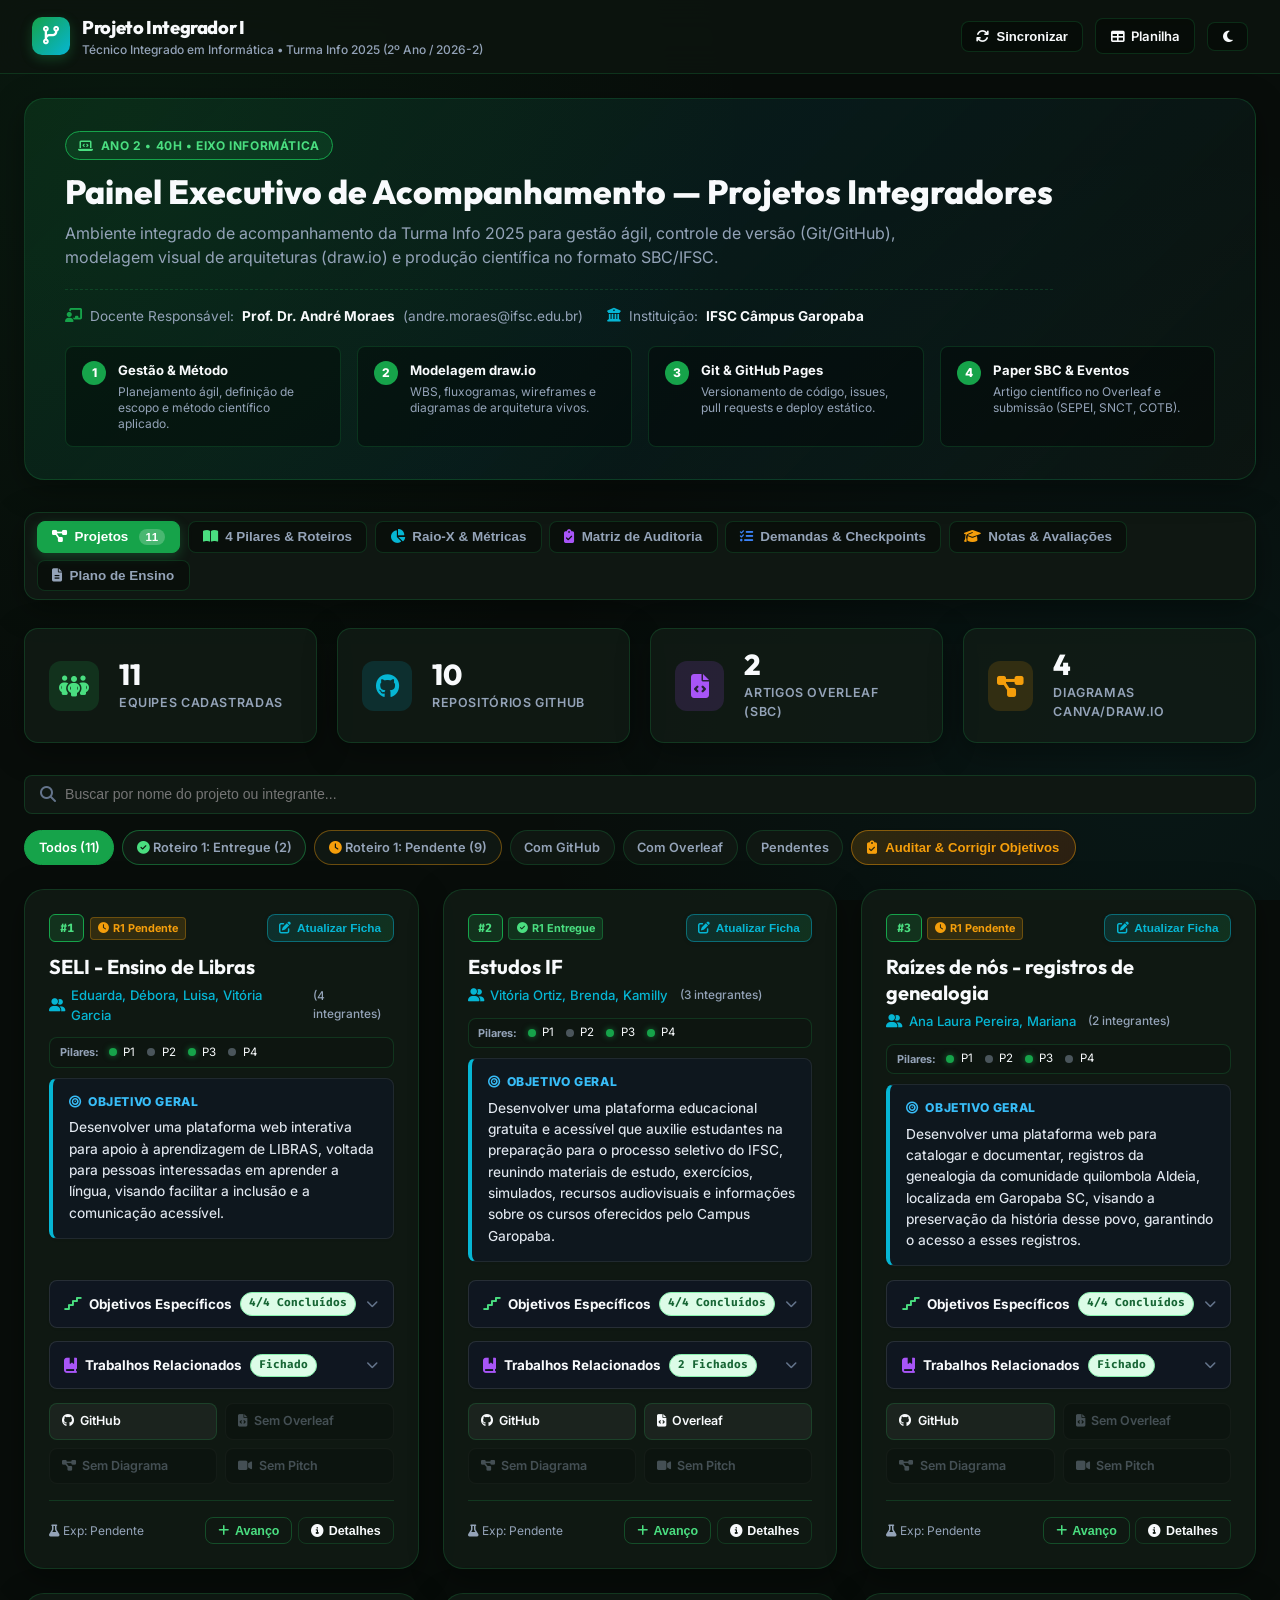
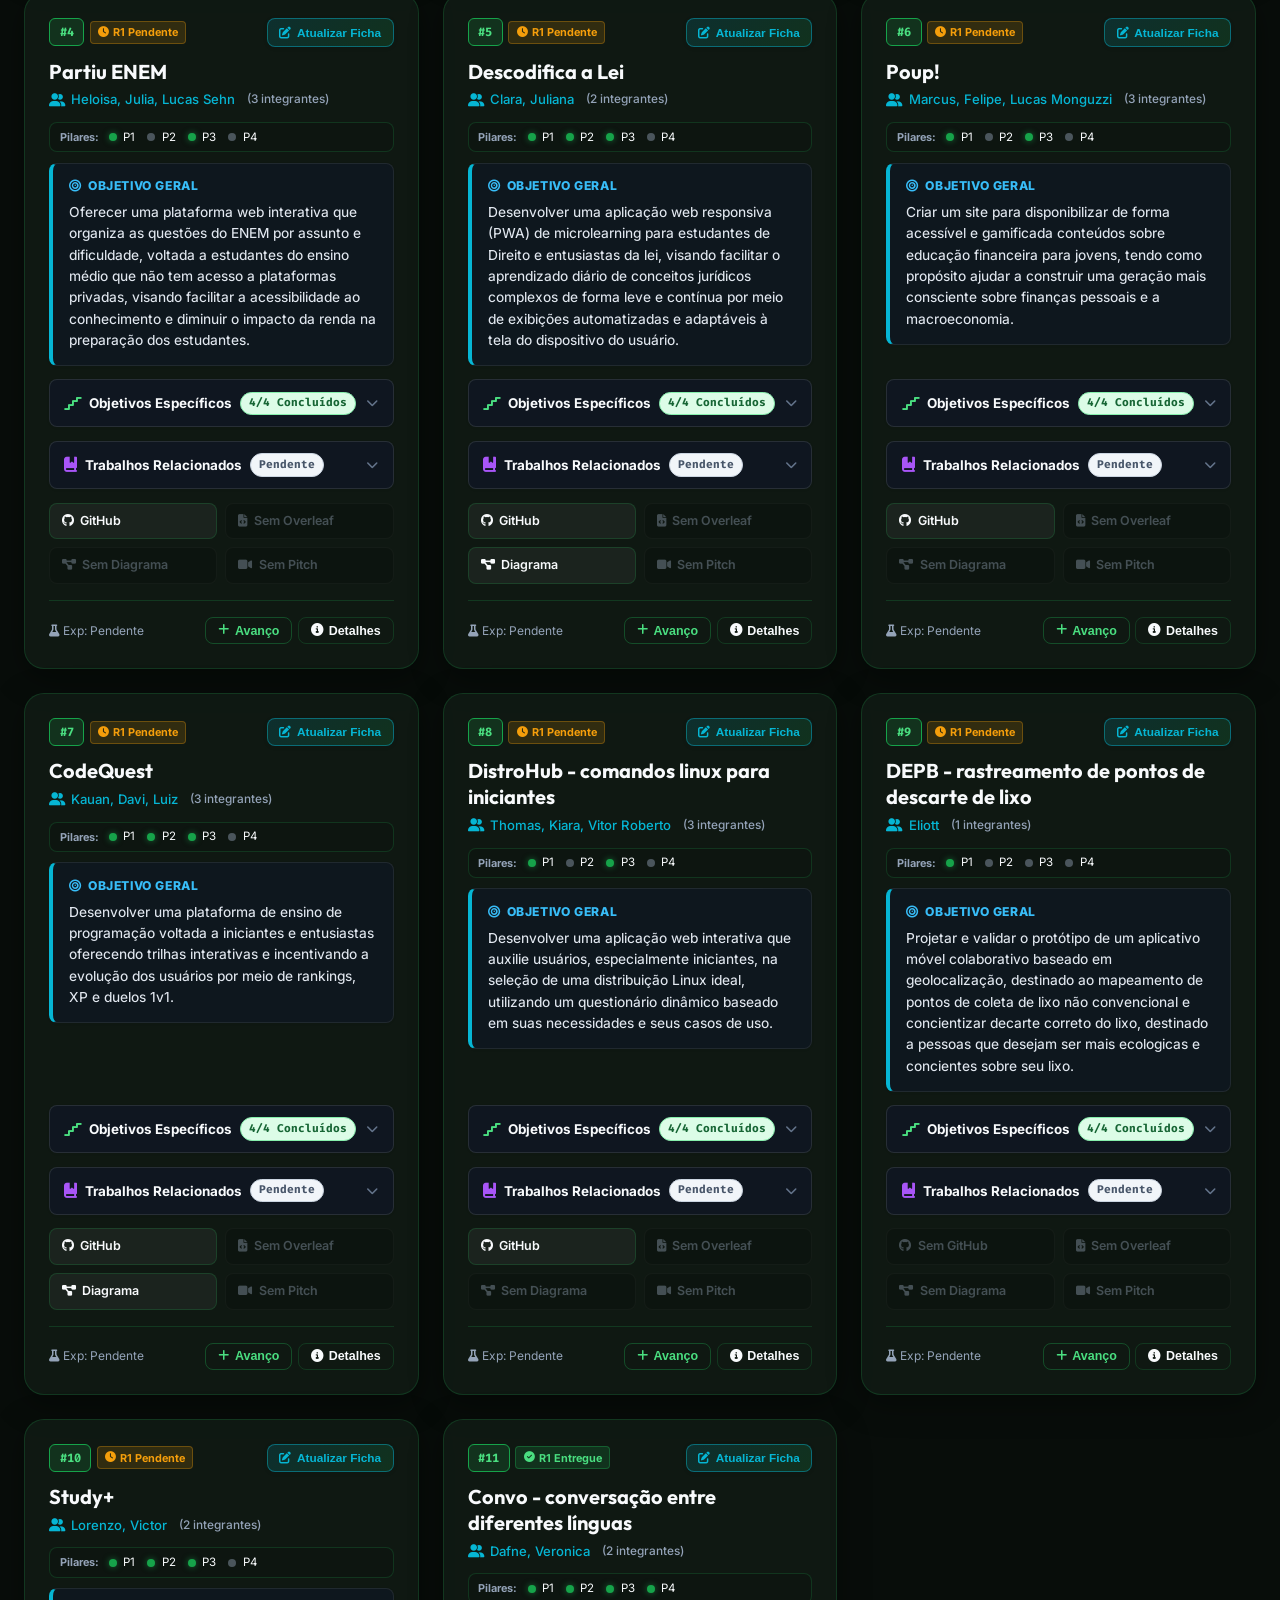
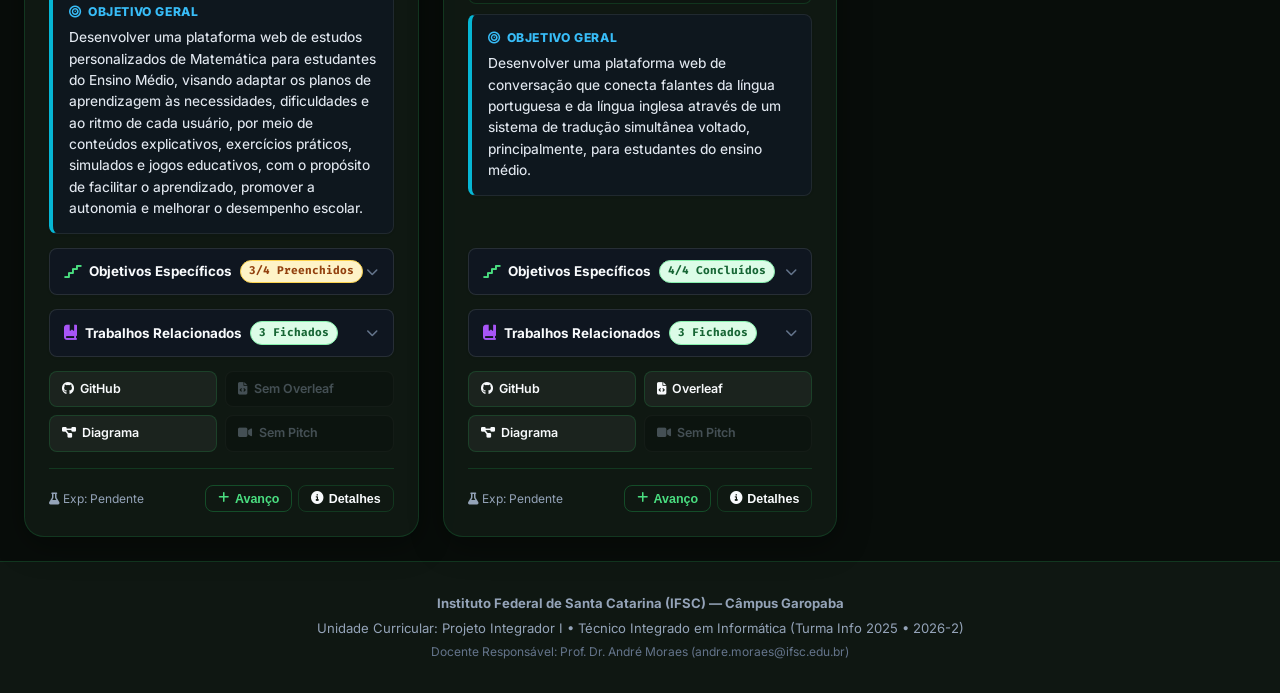
<file: index.html>
<!DOCTYPE html>
<html lang="pt-BR">
<head>
  <meta charset="UTF-8">
  <meta http-equiv="refresh" content="0; url=2026-2/index.html">
  <title>Redirecionando para Projeto Integrador I (2026/2 - Turma Info 25)</title>
  <script>
    window.location.href = "2026-2/index.html";
  </script>
</head>
<body style="font-family: sans-serif; text-align: center; padding-top: 50px; background-color: #080d0a; color: #f8fafc;">
  <p>Redirecionando para o Dashboard de Projeto Integrador I...</p>
  <p><a href="2026-2/index.html" style="color: #4ade80;">Clique aqui se não for redirecionado automaticamente.</a></p>
</body>
</html>
</file>
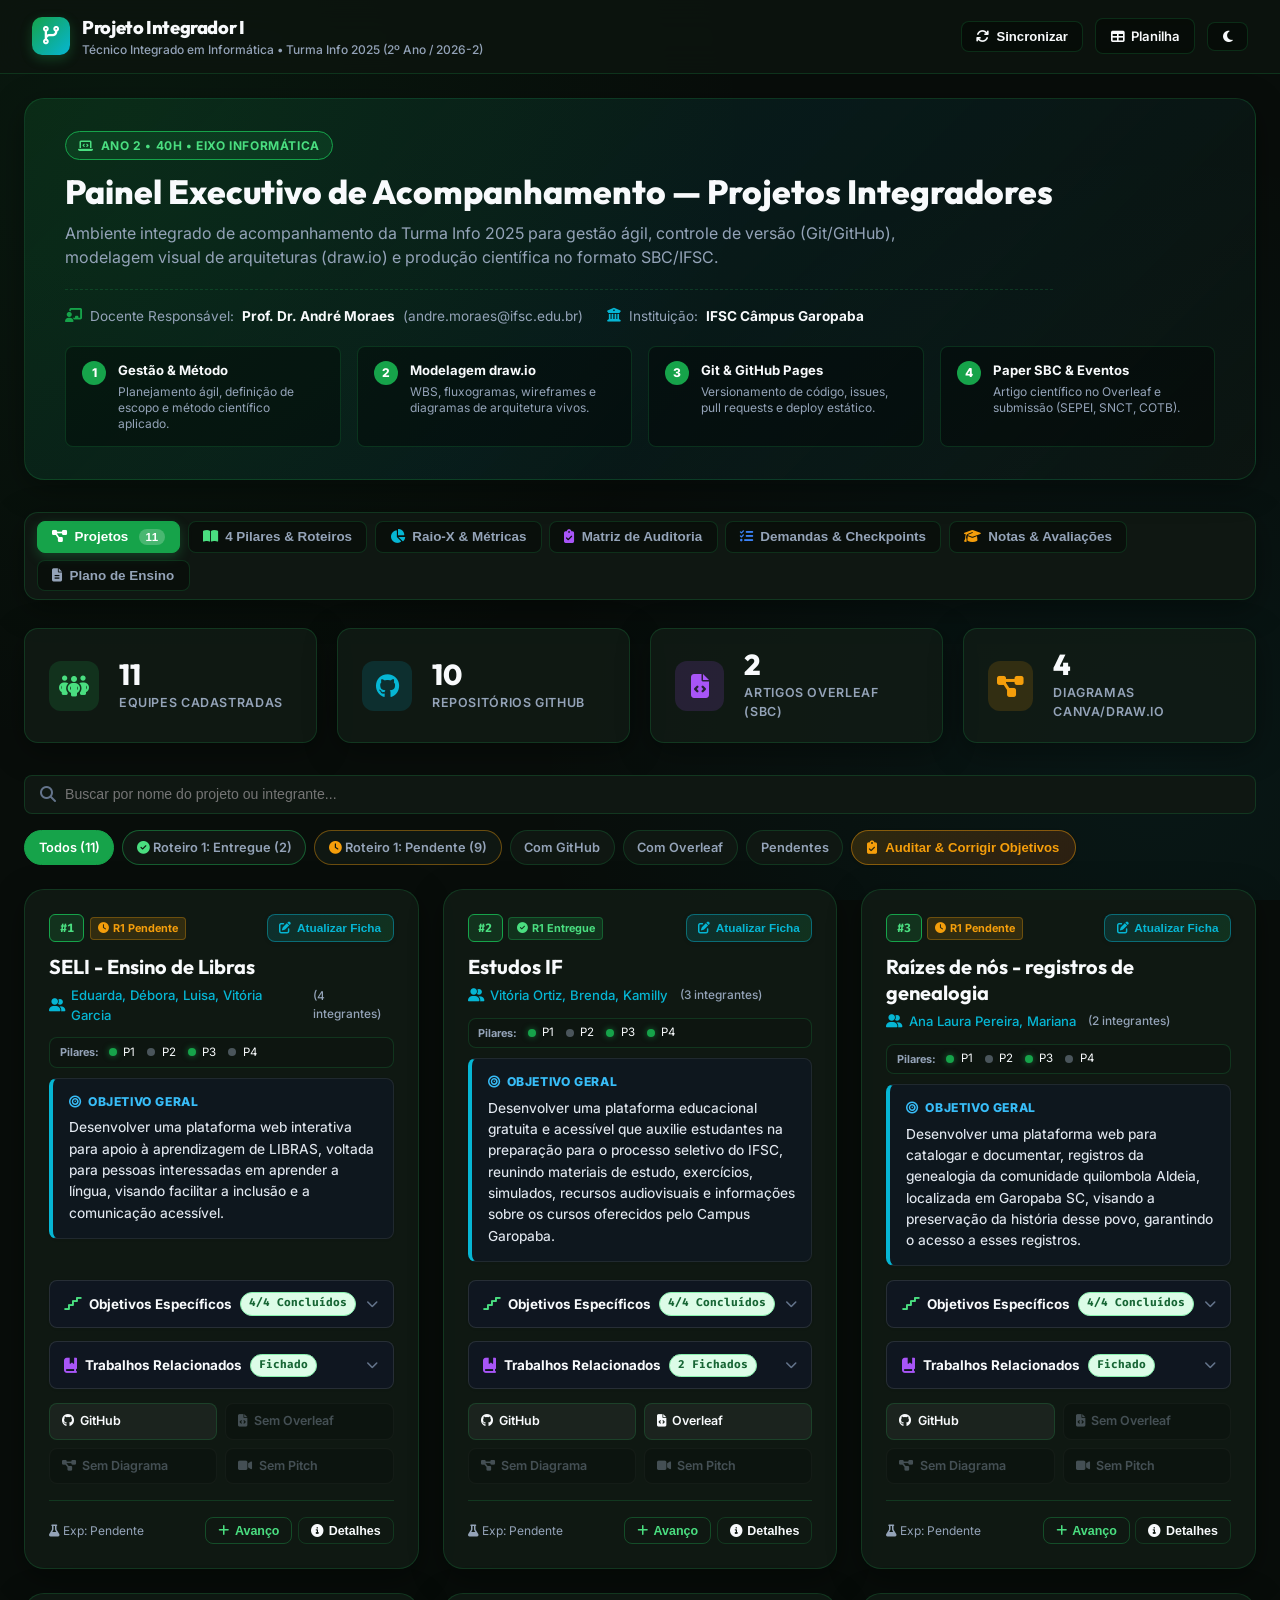
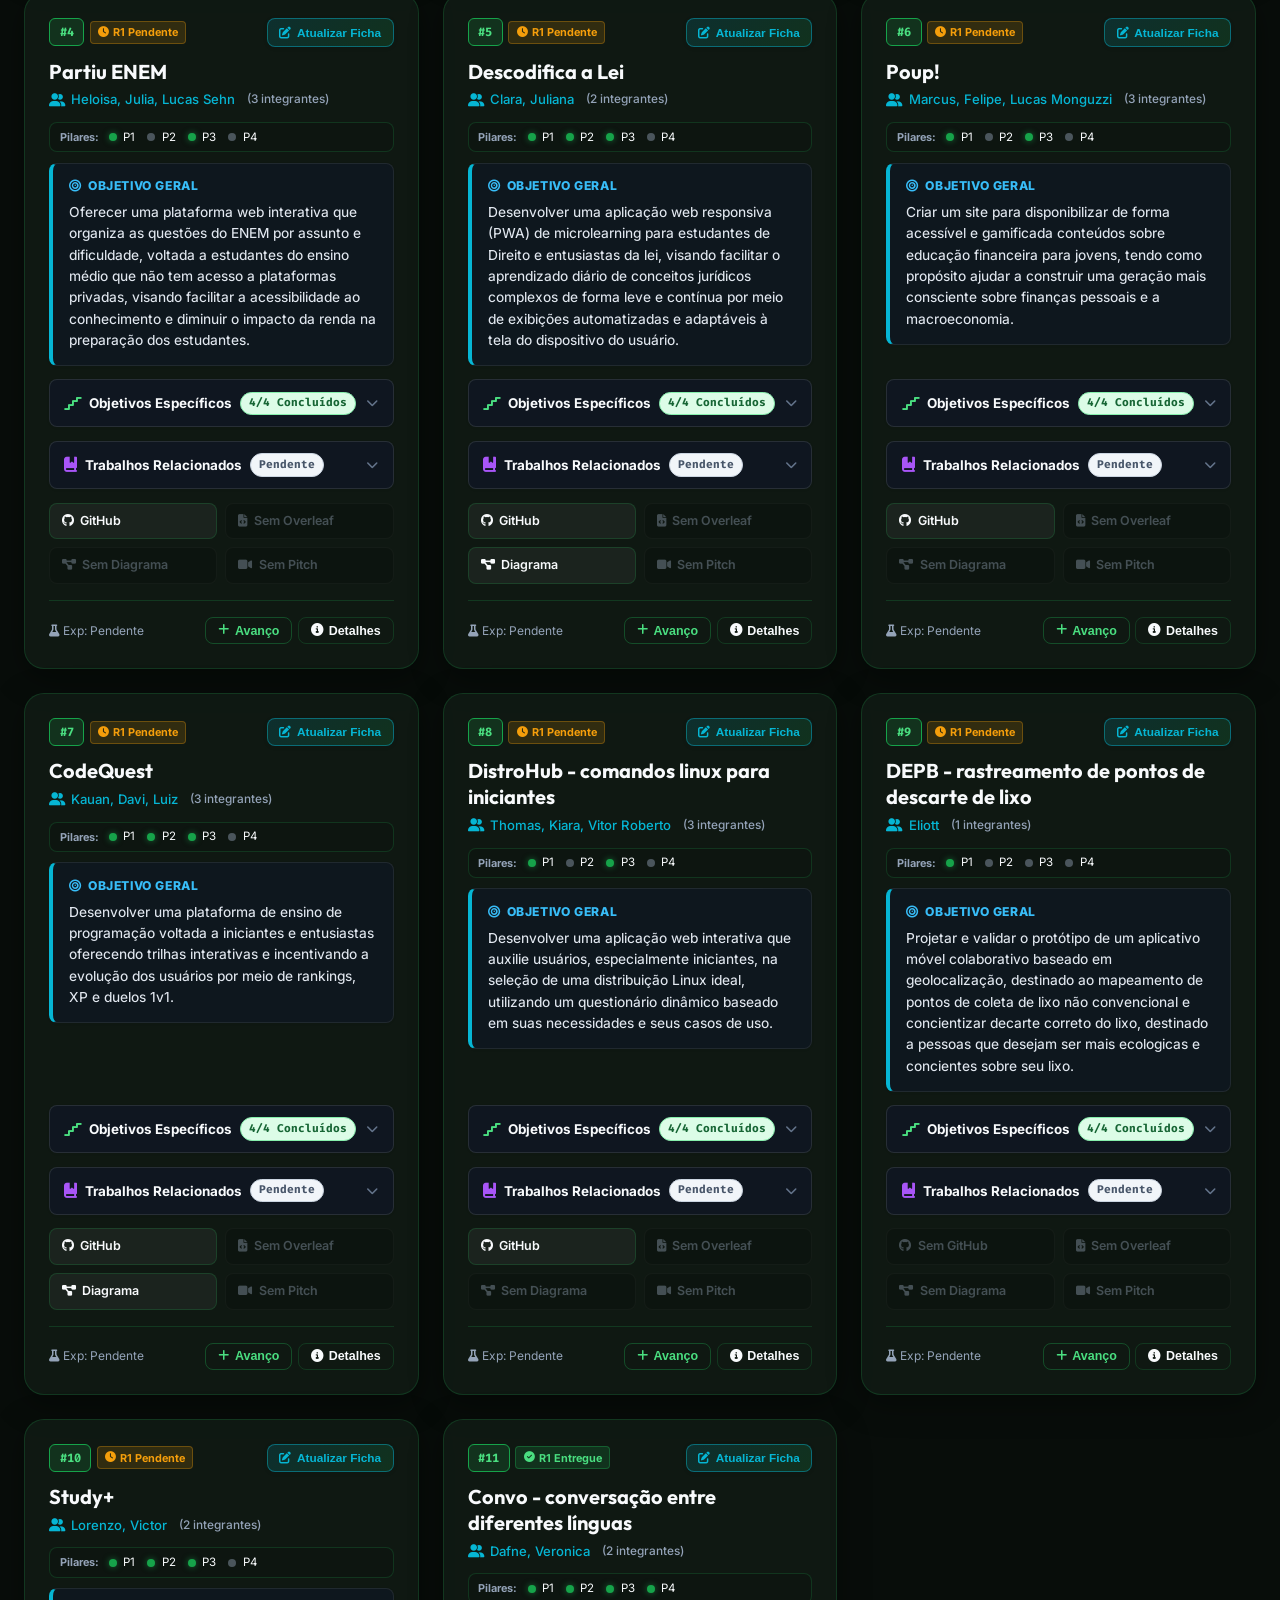
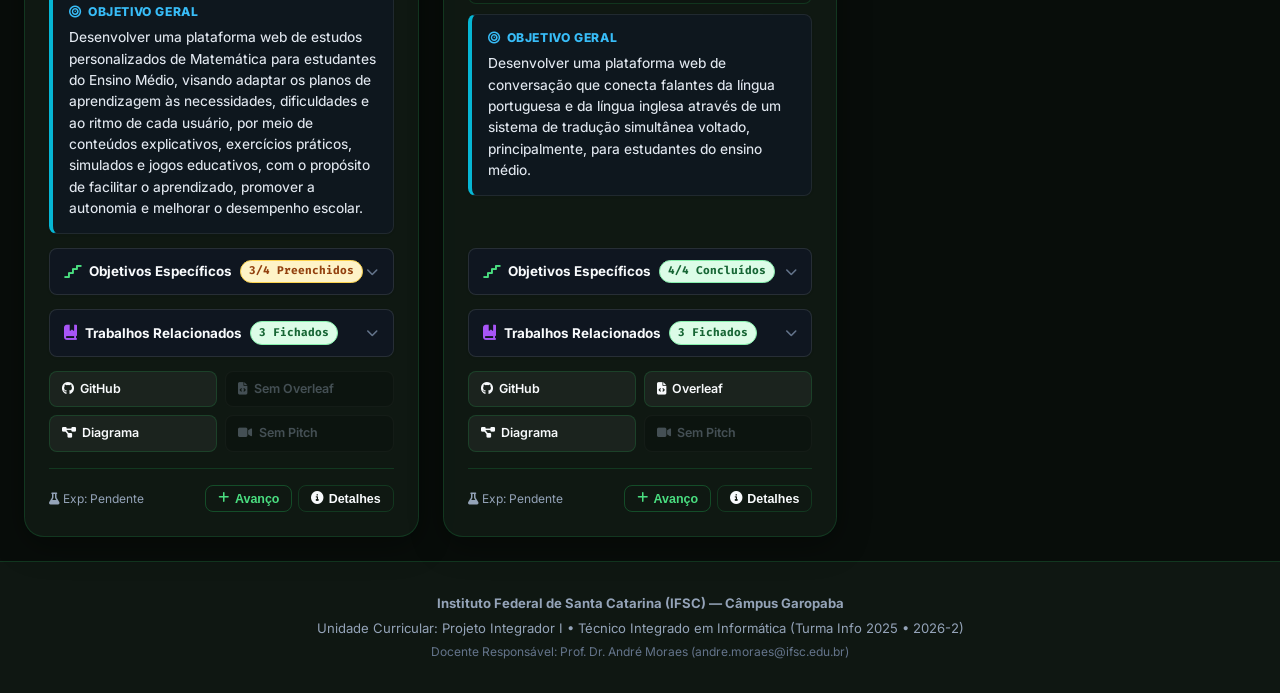
<file: 2026-2/index.html>
<!DOCTYPE html>
<html lang="pt-BR" data-theme="dark">
<head>
  <meta charset="UTF-8">
  <meta name="viewport" content="width=device-width, initial-scale=1.0">
  <title>Dashboard — Projeto Integrador I (2026/2 - Turma Info 25) | IFSC Câmpus Garopaba</title>
  <meta name="description" content="Dashboard Executivo e Acompanhamento de Projetos da Unidade Curricular de Projeto Integrador I — Técnico Integrado em Informática (IFSC Câmpus Garopaba 2026/2).">

  <!-- Google Fonts -->
  <link rel="preconnect" href="https://fonts.googleapis.com">
  <link rel="preconnect" href="https://fonts.gstatic.com" crossorigin>
  <link href="https://fonts.googleapis.com/css2?family=Inter:wght@300;400;500;600;700;800&family=Outfit:wght@500;600;700;800;900&family=Fira+Code:wght@400;500;600&display=swap" rel="stylesheet">
  
  <!-- FontAwesome Icons -->
  <link rel="stylesheet" href="https://cdnjs.cloudflare.com/ajax/libs/font-awesome/6.4.0/css/all.min.css">

  <!-- PI-1 Live Dynamic Styles -->
  <link rel="stylesheet" href="pi1-live.css">

  <style>
    /* ==========================================================================
       THEME VARIABLES: DARK & LIGHT MODE (IFSC BRANDING)
       ========================================================================== */
    :root, [data-theme="dark"] {
      --bg-dark: #080d0a;
      --bg-surface: #0f1712;
      --bg-card: rgba(18, 28, 22, 0.75);
      --bg-card-hover: rgba(26, 42, 32, 0.95);
      --bg-glass: rgba(15, 23, 18, 0.75);
      --border-color: rgba(34, 197, 94, 0.18);
      --border-glow: rgba(34, 197, 94, 0.35);

      --ifsc-green: #16a34a;
      --ifsc-green-light: #4ade80;
      --ifsc-green-glow: rgba(34, 197, 94, 0.25);
      --ifsc-red: #ef4444;
      --ifsc-red-glow: rgba(239, 68, 68, 0.25);

      --accent-cyan: #06b6d4;
      --accent-amber: #f59e0b;
      --accent-purple: #a855f7;
      --accent-blue: #3b82f6;

      --text-main: #f8fafc;
      --text-muted: #94a3b8;
      --text-dim: #64748b;

      --input-bg: rgba(0, 0, 0, 0.4);
      --input-border: rgba(255, 255, 255, 0.12);
      --chip-bg: rgba(0, 0, 0, 0.35);
      --chip-border: rgba(255, 255, 255, 0.08);
      --modal-bg: #0d1510;
      --header-bg: rgba(12, 20, 15, 0.85);

      --hero-bg-grad: linear-gradient(135deg, rgba(22, 163, 74, 0.15) 0%, rgba(6, 182, 212, 0.08) 50%, rgba(15, 23, 18, 0.5) 100%);
      --bg-radial-1: rgba(22, 163, 74, 0.08);
      --bg-radial-2: rgba(6, 182, 212, 0.06);

      --radius-sm: 8px;
      --radius-md: 14px;
      --radius-lg: 20px;
      --shadow-glass: 0 8px 32px 0 rgba(0, 0, 0, 0.37);
      --transition: all 0.25s cubic-bezier(0.4, 0, 0.2, 1);
    }

    [data-theme="light"] {
      --bg-dark: #f4f6f8;
      --bg-surface: #ffffff;
      --bg-card: rgba(255, 255, 255, 0.9);
      --bg-card-hover: rgba(255, 255, 255, 1);
      --bg-glass: rgba(255, 255, 255, 0.85);
      --border-color: rgba(22, 163, 74, 0.2);
      --border-glow: rgba(22, 163, 74, 0.4);

      --ifsc-green: #15803d;
      --ifsc-green-light: #16a34a;
      --ifsc-green-glow: rgba(22, 163, 74, 0.2);
      --ifsc-red: #dc2626;
      --ifsc-red-glow: rgba(220, 38, 38, 0.15);

      --accent-cyan: #0891b2;
      --accent-amber: #d97706;
      --accent-purple: #9333ea;
      --accent-blue: #2563eb;

      --text-main: #0f172a;
      --text-muted: #475569;
      --text-dim: #64748b;

      --input-bg: #ffffff;
      --input-border: #cbd5e1;
      --chip-bg: rgba(22, 163, 74, 0.08);
      --chip-border: rgba(22, 163, 74, 0.18);
      --modal-bg: #ffffff;
      --header-bg: rgba(255, 255, 255, 0.88);

      --hero-bg-grad: linear-gradient(135deg, rgba(22, 163, 74, 0.1) 0%, rgba(6, 182, 212, 0.08) 50%, rgba(241, 245, 249, 0.8) 100%);
      --bg-radial-1: rgba(22, 163, 74, 0.05);
      --bg-radial-2: rgba(6, 182, 212, 0.05);

      --shadow-glass: 0 10px 30px rgba(0, 0, 0, 0.07);
    }

    * {
      box-sizing: border-box;
      margin: 0;
      padding: 0;
    }

    body {
      font-family: 'Inter', sans-serif;
      background-color: var(--bg-dark);
      color: var(--text-main);
      min-height: 100vh;
      display: flex;
      flex-direction: column;
      background-image: 
        radial-gradient(circle at 10% 15%, var(--bg-radial-1) 0%, transparent 45%),
        radial-gradient(circle at 90% 85%, var(--bg-radial-2) 0%, transparent 45%);
      background-attachment: fixed;
      line-height: 1.5;
      transition: background-color 0.3s ease, color 0.3s ease;
    }

    /* Custom Scrollbar */
    ::-webkit-scrollbar {
      width: 8px;
      height: 8px;
    }
    ::-webkit-scrollbar-track {
      background: var(--bg-dark);
    }
    ::-webkit-scrollbar-thumb {
      background: rgba(34, 197, 94, 0.3);
      border-radius: 4px;
    }
    ::-webkit-scrollbar-thumb:hover {
      background: var(--ifsc-green);
    }

    /* Header */
    header {
      position: sticky;
      top: 0;
      z-index: 100;
      background: var(--header-bg);
      backdrop-filter: blur(16px);
      -webkit-backdrop-filter: blur(16px);
      border-bottom: 1px solid var(--border-color);
      padding: 0.85rem 2rem;
      display: flex;
      justify-content: space-between;
      align-items: center;
      transition: var(--transition);
    }

    .brand-group {
      display: flex;
      align-items: center;
      gap: 1.25rem;
    }

    .logo-container {
      display: flex;
      align-items: center;
      gap: 0.75rem;
      text-decoration: none;
    }

    .logo-badge {
      width: 38px;
      height: 38px;
      background: linear-gradient(135deg, var(--ifsc-green) 0%, var(--accent-cyan) 100%);
      border-radius: 10px;
      display: flex;
      align-items: center;
      justify-content: center;
      color: white;
      font-size: 1.15rem;
      box-shadow: 0 4px 12px var(--ifsc-green-glow);
    }

    .brand-text h1 {
      font-family: 'Outfit', sans-serif;
      font-size: 1.15rem;
      font-weight: 800;
      letter-spacing: -0.02em;
      color: var(--text-main);
      display: flex;
      align-items: center;
      gap: 0.5rem;
    }

    .brand-text p {
      font-size: 0.75rem;
      color: var(--text-muted);
      font-weight: 500;
    }

    .header-actions {
      display: flex;
      align-items: center;
      gap: 0.75rem;
    }

    .btn-action {
      background: var(--chip-bg);
      border: 1px solid var(--border-color);
      color: var(--text-main);
      padding: 0.45rem 0.9rem;
      border-radius: var(--radius-sm);
      font-size: 0.82rem;
      font-weight: 600;
      display: inline-flex;
      align-items: center;
      gap: 0.45rem;
      cursor: pointer;
      transition: var(--transition);
      text-decoration: none;
    }

    .btn-action:hover {
      background: var(--ifsc-green);
      color: white;
      border-color: var(--ifsc-green);
      transform: translateY(-2px);
      box-shadow: 0 4px 12px var(--ifsc-green-glow);
    }

    /* Container */
    .container {
      max-width: 1380px;
      margin: 0 auto;
      padding: 1.5rem;
      flex: 1;
      width: 100%;
    }

    /* Hero Banner */
    .hero-box {
      background: var(--hero-bg-grad);
      border: 1px solid var(--border-color);
      border-radius: var(--radius-lg);
      padding: 2rem 2.5rem;
      margin-bottom: 2rem;
      position: relative;
      overflow: hidden;
      box-shadow: var(--shadow-glass);
    }

    .hero-header {
      display: flex;
      justify-content: space-between;
      align-items: flex-start;
      gap: 1.5rem;
      flex-wrap: wrap;
    }

    .hero-tag {
      display: inline-flex;
      align-items: center;
      gap: 0.45rem;
      background: rgba(22, 163, 74, 0.15);
      border: 1px solid var(--ifsc-green);
      color: var(--ifsc-green-light);
      padding: 0.3rem 0.75rem;
      border-radius: 9999px;
      font-size: 0.75rem;
      font-weight: 700;
      letter-spacing: 0.05em;
      text-transform: uppercase;
      margin-bottom: 0.75rem;
    }

    .hero-title {
      font-family: 'Outfit', sans-serif;
      font-size: 2.1rem;
      font-weight: 800;
      line-height: 1.2;
      color: var(--text-main);
      margin-bottom: 0.5rem;
    }

    .hero-subtitle {
      font-size: 1rem;
      color: var(--text-muted);
      max-width: 850px;
      line-height: 1.5;
    }

    .hero-teachers {
      display: flex;
      gap: 1.5rem;
      margin-top: 1.25rem;
      padding-top: 1rem;
      border-top: 1px dashed var(--border-color);
      flex-wrap: wrap;
    }

    .teacher-badge {
      display: flex;
      align-items: center;
      gap: 0.5rem;
      font-size: 0.85rem;
      color: var(--text-muted);
    }

    .teacher-badge strong {
      color: var(--text-main);
    }

    /* 4 Pillars Box */
    .pillars-grid {
      display: grid;
      grid-template-columns: repeat(auto-fit, minmax(260px, 1fr));
      gap: 1rem;
      margin-top: 1.25rem;
    }

    .pillar-card {
      background: var(--chip-bg);
      border: 1px solid var(--border-color);
      border-radius: var(--radius-sm);
      padding: 0.85rem 1rem;
      display: flex;
      align-items: flex-start;
      gap: 0.75rem;
    }

    .pillar-num {
      width: 24px;
      height: 24px;
      border-radius: 50%;
      background: var(--ifsc-green);
      color: white;
      font-size: 0.75rem;
      font-weight: 800;
      display: flex;
      align-items: center;
      justify-content: center;
      flex-shrink: 0;
    }

    .pillar-content h5 {
      font-size: 0.82rem;
      font-weight: 700;
      color: var(--text-main);
      margin-bottom: 0.2rem;
    }

    .pillar-content p {
      font-size: 0.75rem;
      color: var(--text-muted);
      line-height: 1.35;
      margin: 0;
    }

    
    /* =========================================================================
       TABS NAV COMPACTA & RESPONSIVA (SEM ROLAGEM LATERAL EXCESSIVA)
       ========================================================================= */
    .tabs-nav {
      display: flex;
      flex-wrap: wrap;
      align-items: center;
      gap: 0.45rem;
      background: var(--bg-surface);
      border: 1px solid var(--border-color);
      padding: 0.5rem 0.75rem;
      border-radius: var(--radius-md);
      margin-bottom: 1.75rem;
      box-shadow: var(--shadow-glass);
      transition: var(--transition);
    }

    .tab-btn {
      background: var(--chip-bg);
      border: 1px solid var(--border-color);
      color: var(--text-muted);
      padding: 0.45rem 0.9rem;
      border-radius: var(--radius-sm);
      font-size: 0.84rem;
      font-weight: 600;
      display: inline-flex;
      align-items: center;
      gap: 0.45rem;
      cursor: pointer;
      transition: var(--transition);
      white-space: nowrap;
    }

    .tab-btn:hover {
      color: var(--text-main);
      background: rgba(255, 255, 255, 0.1);
      border-color: var(--border-glow);
    }

    [data-theme="light"] .tab-btn:hover {
      background: rgba(0, 0, 0, 0.06);
    }

    .tab-btn.active {
      background: var(--ifsc-green);
      color: white;
      border-color: var(--ifsc-green);
      box-shadow: 0 4px 12px var(--ifsc-green-glow);
    }

    .tab-btn .badge-count {
      background: rgba(255, 255, 255, 0.22);
      color: white;
      font-size: 0.72rem;
      font-weight: 800;
      padding: 0.12rem 0.42rem;
      border-radius: 9999px;
      margin-left: 0.2rem;
    }

    .tab-btn:not(.active) .badge-count {
      background: rgba(34, 197, 94, 0.18);
      color: var(--ifsc-green-light);
    }

    @media (max-width: 768px) {
      .tabs-nav {
        padding: 0.4rem;
        gap: 0.35rem;
      }
      .tab-btn {
        padding: 0.4rem 0.7rem;
        font-size: 0.78rem;
        flex: 1 1 auto;
        justify-content: center;
      }
    }

    /* =========================================================================
       SEÇÃO: OS 4 PILARES & CARDS ESTILO PI-2 (COM FIGURAS E DESTAQUE)
       ========================================================================= */
    .pilares-dashboard-section {
      background: var(--bg-surface);
      border: 1px solid var(--border-color);
      border-radius: var(--radius-lg);
      padding: 1.25rem 1.5rem;
      margin-bottom: 2rem;
      box-shadow: var(--shadow-glass);
      transition: var(--transition);
    }

    .pilares-dashboard-header {
      display: flex;
      justify-content: space-between;
      align-items: center;
      flex-wrap: wrap;
      gap: 1rem;
      margin-bottom: 1.25rem;
    }

    .pilares-section-title {
      font-family: 'Outfit', sans-serif;
      font-size: 1.25rem;
      font-weight: 700;
      color: var(--text-main);
      margin: 0;
      display: flex;
      align-items: center;
      gap: 0.5rem;
    }

    .pilares-section-subtitle {
      font-size: 0.84rem;
      color: var(--text-muted);
      margin: 0.2rem 0 0 0;
    }

    .btn-toggle-pilares {
      background: var(--chip-bg);
      border: 1px solid var(--border-color);
      color: var(--text-muted);
      font-size: 0.8rem;
      font-weight: 600;
      padding: 0.35rem 0.8rem;
      border-radius: var(--radius-sm);
      display: inline-flex;
      align-items: center;
      gap: 0.4rem;
      cursor: pointer;
      transition: var(--transition);
    }

    .btn-toggle-pilares:hover {
      color: var(--text-main);
      border-color: var(--border-glow);
      background: rgba(255, 255, 255, 0.08);
    }

    [data-theme="light"] .btn-toggle-pilares:hover {
      background: rgba(0, 0, 0, 0.05);
    }

    .pilares-cards-grid {
      display: grid;
      grid-template-columns: repeat(auto-fit, minmax(280px, 1fr));
      gap: 1.25rem;
      transition: all 0.3s ease;
    }

    .pilares-cards-grid.collapsed {
      display: none;
    }

    /* CARD INDIVIDUAL DO PILAR / ROTEIRO */
    .roteiro-card {
      background: var(--bg-card);
      border: 1px solid var(--border-color);
      border-radius: var(--radius-md);
      padding: 1.15rem;
      display: flex;
      flex-direction: column;
      position: relative;
      overflow: hidden;
      transition: border-color 0.25s ease, box-shadow 0.25s ease, background 0.25s ease, transform 0.2s ease;
      box-shadow: var(--shadow-sm);
    }

    .roteiro-card:hover {
      border-color: rgba(34, 197, 94, 0.45);
      background: var(--bg-card-hover);
      transform: translateY(-3px);
      box-shadow: 0 12px 28px rgba(0, 0, 0, 0.12);
    }

    [data-theme="dark"] .roteiro-card:hover {
      box-shadow: 0 12px 30px rgba(0, 0, 0, 0.4);
    }

    /* CARD EM DESTAQUE (SPRINT / FOCO ATUAL DA TURMA) */
    .roteiro-highlight {
      border: 2px solid var(--ifsc-green) !important;
      background: linear-gradient(170deg, var(--bg-card) 0%, rgba(34, 197, 94, 0.07) 100%) !important;
      box-shadow: 0 0 0 3px rgba(34, 197, 94, 0.22), 0 14px 32px rgba(34, 197, 94, 0.15) !important;
      transform: translateY(-2px);
    }

    .roteiro-highlight::before {
      content: '';
      position: absolute;
      top: 0;
      left: 0;
      right: 0;
      height: 4px;
      background: linear-gradient(90deg, var(--ifsc-green), var(--accent-cyan));
      z-index: 3;
    }

    /* MÍDIA / FIGURA DO CARD */
    .roteiro-card-media {
      position: relative;
      width: 100%;
      height: 155px;
      border-radius: var(--radius-sm);
      overflow: hidden;
      margin-bottom: 0.95rem;
      background: rgba(0, 0, 0, 0.08);
      border: 1px solid var(--border-color);
    }

    .roteiro-card-img {
      width: 100%;
      height: 100%;
      object-fit: cover;
      display: block;
      transition: transform 0.4s ease;
    }

    .roteiro-card:hover .roteiro-card-img {
      transform: scale(1.03);
    }

    .destaque-ribbon-badge {
      position: absolute;
      top: 8px;
      left: 8px;
      background: linear-gradient(135deg, var(--ifsc-green), #15803d);
      color: #ffffff;
      font-size: 0.68rem;
      font-weight: 800;
      text-transform: uppercase;
      letter-spacing: 0.05em;
      padding: 0.22rem 0.6rem;
      border-radius: 9999px;
      box-shadow: 0 4px 10px rgba(22, 163, 74, 0.4);
      z-index: 2;
      display: inline-flex;
      align-items: center;
      gap: 0.3rem;
      animation: pulseAlert 2.5s infinite;
    }

    @keyframes pulseAlert {
      0%, 100% { opacity: 1; transform: scale(1); }
      50% { opacity: 0.9; transform: scale(1.02); }
    }

    /* METADADOS DO CARD */
    .roteiro-top-meta {
      display: flex;
      align-items: center;
      justify-content: space-between;
      gap: 0.5rem;
      margin-bottom: 0.55rem;
      flex-wrap: wrap;
    }

    .roteiro-id-badge {
      font-family: 'Outfit', sans-serif;
      font-size: 0.72rem;
      font-weight: 800;
      padding: 0.2rem 0.55rem;
      border-radius: 4px;
      letter-spacing: 0.3px;
      display: inline-flex;
      align-items: center;
      gap: 0.3rem;
    }

    .badge-p1 { background: rgba(34, 197, 94, 0.15); color: var(--ifsc-green-light); border: 1px solid rgba(34, 197, 94, 0.3); }
    .badge-p2 { background: rgba(6, 182, 212, 0.15); color: var(--accent-cyan); border: 1px solid rgba(6, 182, 212, 0.3); }
    .badge-p3 { background: rgba(168, 85, 247, 0.15); color: var(--accent-purple); border: 1px solid rgba(168, 85, 247, 0.3); }
    .badge-p4 { background: rgba(245, 158, 11, 0.15); color: var(--accent-amber); border: 1px solid rgba(245, 158, 11, 0.3); }

    .status-badge {
      font-size: 0.7rem;
      font-weight: 700;
      padding: 0.18rem 0.5rem;
      border-radius: 4px;
      display: inline-flex;
      align-items: center;
      gap: 0.3rem;
    }

    .status-wip {
      background: rgba(34, 197, 94, 0.18);
      color: var(--ifsc-green-light);
      border: 1px solid rgba(34, 197, 94, 0.35);
    }

    .status-pending {
      background: rgba(100, 116, 139, 0.15);
      color: var(--text-muted);
      border: 1px solid var(--border-color);
    }

    .status-done {
      background: rgba(34, 197, 94, 0.15);
      color: var(--ifsc-green-light);
      border: 1px solid rgba(34, 197, 94, 0.3);
    }

    .roteiro-title {
      font-family: 'Outfit', sans-serif;
      font-size: 1.05rem;
      font-weight: 700;
      color: var(--text-main);
      margin-bottom: 0.35rem;
      line-height: 1.35;
    }

    .roteiro-card-desc {
      font-size: 0.82rem;
      color: var(--text-muted);
      line-height: 1.45;
      margin-bottom: 0.75rem;
    }

    /* TURMA PROGRESS BOX (NO CARD DO PILAR 1) */
    .turma-progress-box {
      background: rgba(0, 0, 0, 0.18);
      border: 1px solid var(--border-color);
      border-radius: var(--radius-sm);
      padding: 0.55rem 0.75rem;
      margin-bottom: 0.75rem;
    }

    [data-theme="light"] .turma-progress-box {
      background: rgba(0, 0, 0, 0.03);
    }

    .turma-prog-label {
      font-size: 0.74rem;
      font-weight: 700;
      color: var(--text-muted);
    }

    .turma-prog-val {
      font-size: 0.76rem;
      color: var(--text-main);
    }

    .progress-bar-track {
      width: 100%;
      height: 7px;
      background: rgba(255, 255, 255, 0.08);
      border-radius: 9999px;
      overflow: hidden;
      margin-top: 0.3rem;
    }

    [data-theme="light"] .progress-bar-track {
      background: rgba(0, 0, 0, 0.08);
    }

    .progress-bar-fill {
      height: 100%;
      background: linear-gradient(90deg, var(--ifsc-green), var(--accent-cyan));
      border-radius: 9999px;
      transition: width 0.6s ease;
    }

    /* QUICK PILLS & FOCUS BOX */
    .card-quick-meta {
      display: flex;
      flex-wrap: wrap;
      gap: 0.35rem;
      margin-bottom: 0.75rem;
    }

    .quick-meta-pill {
      font-size: 0.7rem;
      font-weight: 600;
      padding: 0.18rem 0.5rem;
      border-radius: 4px;
      display: inline-flex;
      align-items: center;
      gap: 0.3rem;
    }

    .quick-meta-pill.green { background: rgba(34, 197, 94, 0.12); color: var(--ifsc-green-light); border: 1px solid rgba(34, 197, 94, 0.25); }
    .quick-meta-pill.blue { background: rgba(6, 182, 212, 0.12); color: var(--accent-cyan); border: 1px solid rgba(6, 182, 212, 0.25); }
    .quick-meta-pill.purple { background: rgba(168, 85, 247, 0.12); color: var(--accent-purple); border: 1px solid rgba(168, 85, 247, 0.25); }
    .quick-meta-pill.violet { background: rgba(245, 158, 11, 0.12); color: var(--accent-amber); border: 1px solid rgba(245, 158, 11, 0.25); }

    .roteiro-focus-box {
      background: rgba(255, 255, 255, 0.03);
      border-left: 3px solid var(--ifsc-green);
      border-radius: 0 var(--radius-sm) var(--radius-sm) 0;
      padding: 0.55rem 0.75rem;
      font-size: 0.78rem;
      color: var(--text-muted);
      line-height: 1.4;
      display: flex;
      align-items: flex-start;
      gap: 0.5rem;
      margin-bottom: 0.9rem;
    }

    [data-theme="light"] .roteiro-focus-box {
      background: rgba(0, 0, 0, 0.02);
    }

    /* AÇÕES DO CARD */
    .roteiro-card-actions {
      display: flex;
      flex-wrap: wrap;
      gap: 0.45rem;
      margin-top: auto;
      padding-top: 0.5rem;
    }

    .btn-pilar-primary {
      background: var(--ifsc-green);
      color: white !important;
      padding: 0.42rem 0.85rem;
      font-size: 0.78rem;
      border-radius: var(--radius-sm);
      display: inline-flex;
      align-items: center;
      gap: 0.35rem;
      text-decoration: none;
      font-weight: 600;
      transition: var(--transition);
    }

    .btn-pilar-primary:hover {
      background: var(--ifsc-dark-green);
      transform: translateY(-1px);
    }

    .btn-pilar-secondary {
      background: var(--chip-bg);
      border: 1px solid var(--border-color);
      color: var(--text-main) !important;
      padding: 0.42rem 0.85rem;
      font-size: 0.78rem;
      border-radius: var(--radius-sm);
      display: inline-flex;
      align-items: center;
      gap: 0.35rem;
      text-decoration: none;
      font-weight: 600;
      transition: var(--transition);
    }

    .btn-pilar-secondary:hover {
      border-color: var(--border-glow);
      background: rgba(255, 255, 255, 0.08);
      transform: translateY(-1px);
    }

    /* BADGE DE CONFORMIDADE NO CARD DO PROJETO */
    .badge-r1-status {
      font-size: 0.68rem;
      font-weight: 700;
      padding: 0.15rem 0.45rem;
      border-radius: 4px;
      display: inline-flex;
      align-items: center;
      gap: 0.25rem;
    }

    .badge-r1-status.ok {
      background: rgba(34, 197, 94, 0.15);
      color: var(--ifsc-green-light);
      border: 1px solid rgba(34, 197, 94, 0.3);
    }

    .badge-r1-status.pendente {
      background: rgba(245, 158, 11, 0.15);
      color: var(--accent-amber);
      border: 1px solid rgba(245, 158, 11, 0.3);
    }

    .pilares-mini-tracker {
      display: flex;
      align-items: center;
      gap: 0.4rem;
      margin-top: 0.5rem;
      margin-bottom: 0.65rem;
      padding: 0.35rem 0.6rem;
      background: rgba(0, 0, 0, 0.1);
      border-radius: var(--radius-sm);
      border: 1px solid var(--border-color);
      font-size: 0.72rem;
    }

    [data-theme="light"] .pilares-mini-tracker {
      background: rgba(0, 0, 0, 0.02);
    }

    .tracker-dot {
      width: 8px;
      height: 8px;
      border-radius: 50%;
      display: inline-block;
    }

    .tracker-dot.ok { background: var(--ifsc-green); box-shadow: 0 0 6px rgba(34, 197, 94, 0.5); }
    .tracker-dot.wait { background: #94a3b8; opacity: 0.45; }

    .tab-content {
      display: none;
    }

    .tab-content.active {
      display: block;
      animation: fadeIn 0.3s ease;
    }

    @keyframes fadeIn {
      from { opacity: 0; transform: translateY(6px); }
      to { opacity: 1; transform: translateY(0); }
    }

    /* KPIs Grid */
    .kpi-grid {
      display: grid;
      grid-template-columns: repeat(auto-fit, minmax(240px, 1fr));
      gap: 1.25rem;
      margin-bottom: 2rem;
    }

    .kpi-card {
      background: var(--bg-card);
      border: 1px solid var(--border-color);
      border-radius: var(--radius-md);
      padding: 1.25rem 1.5rem;
      display: flex;
      align-items: center;
      gap: 1.25rem;
      box-shadow: var(--shadow-glass);
      transition: var(--transition);
    }

    .kpi-card:hover {
      transform: translateY(-3px);
      border-color: var(--border-glow);
    }

    .kpi-icon {
      width: 50px;
      height: 50px;
      border-radius: 12px;
      display: flex;
      align-items: center;
      justify-content: center;
      font-size: 1.5rem;
    }

    .kpi-value {
      font-family: 'Outfit', sans-serif;
      font-size: 1.8rem;
      font-weight: 800;
      line-height: 1.1;
      color: var(--text-main);
    }

    .kpi-label {
      font-size: 0.78rem;
      color: var(--text-muted);
      text-transform: uppercase;
      letter-spacing: 0.05em;
      font-weight: 600;
      margin-top: 0.2rem;
    }

    /* Filter & Search Bar */
    .filter-bar {
      display: flex;
      justify-content: space-between;
      align-items: center;
      gap: 1rem;
      margin-bottom: 1.5rem;
      flex-wrap: wrap;
    }

    .search-box {
      position: relative;
      flex: 1;
      min-width: 280px;
    }

    .search-box i {
      position: absolute;
      left: 1rem;
      top: 50%;
      transform: translateY(-50%);
      color: var(--text-dim);
    }

    .search-input {
      width: 100%;
      background: var(--bg-surface);
      border: 1px solid var(--border-color);
      color: var(--text-main);
      padding: 0.65rem 1rem 0.65rem 2.5rem;
      border-radius: var(--radius-sm);
      font-size: 0.88rem;
      outline: none;
      transition: var(--transition);
    }

    .search-input:focus {
      border-color: var(--ifsc-green);
      box-shadow: 0 0 0 3px var(--ifsc-green-glow);
    }

    .filter-pills {
      display: flex;
      gap: 0.5rem;
      flex-wrap: wrap;
    }

    .pill {
      background: var(--bg-surface);
      border: 1px solid var(--border-color);
      color: var(--text-muted);
      padding: 0.45rem 0.85rem;
      border-radius: 9999px;
      font-size: 0.8rem;
      font-weight: 600;
      cursor: pointer;
      transition: var(--transition);
    }

    .pill:hover, .pill.active {
      background: var(--ifsc-green);
      color: white;
      border-color: var(--ifsc-green);
    }

    /* Projects Grid */
    .projects-grid {
      display: grid;
      grid-template-columns: repeat(auto-fill, minmax(380px, 1fr));
      gap: 1.5rem;
    }

    .project-card {
      background: var(--bg-card);
      border: 1px solid var(--border-color);
      border-radius: var(--radius-lg);
      padding: 1.5rem;
      display: flex;
      flex-direction: column;
      justify-content: space-between;
      box-shadow: var(--shadow-glass);
      transition: var(--transition);
      position: relative;
      overflow: hidden;
    }

    .project-card:hover {
      border-color: var(--border-glow);
      transform: translateY(-4px);
      box-shadow: 0 12px 30px rgba(0, 0, 0, 0.4);
    }

    .project-card-header {
      display: flex;
      justify-content: space-between;
      align-items: flex-start;
      gap: 0.75rem;
      margin-bottom: 0.75rem;
    }

    .proj-badge {
      background: rgba(34, 197, 94, 0.15);
      border: 1px solid var(--ifsc-green);
      color: var(--ifsc-green-light);
      padding: 0.25rem 0.6rem;
      border-radius: 6px;
      font-size: 0.75rem;
      font-weight: 800;
      font-family: 'Fira Code', monospace;
    }

    .project-title {
      font-family: 'Outfit', sans-serif;
      font-size: 1.25rem;
      font-weight: 700;
      color: var(--text-main);
      line-height: 1.3;
      margin-bottom: 0.35rem;
    }

    .project-team {
      font-size: 0.82rem;
      color: var(--accent-cyan);
      margin-bottom: 0.75rem;
      display: flex;
      align-items: center;
      gap: 0.4rem;
      font-weight: 500;
    }

    /* Bloco Objetivo Geral nos Cards */
    .project-obj-geral-block {
      background: #ffffff;
      border: 1px solid #e2e8f0;
      border-left: 4px solid var(--accent-cyan, #0891b2);
      border-radius: var(--radius-sm);
      padding: 0.85rem 1rem;
      margin-bottom: 0.85rem;
      box-shadow: 0 1px 3px rgba(0, 0, 0, 0.05);
    }

    [data-theme="dark"] .project-obj-geral-block {
      background: rgba(15, 23, 42, 0.5);
      border-color: rgba(255, 255, 255, 0.08);
      border-left-color: var(--accent-cyan);
    }

    .obj-geral-label {
      font-size: 0.76rem;
      font-weight: 800;
      text-transform: uppercase;
      letter-spacing: 0.05em;
      color: #0369a1;
      display: flex;
      align-items: center;
      gap: 0.4rem;
      margin-bottom: 0.4rem;
    }

    [data-theme="dark"] .obj-geral-label {
      color: #38bdf8;
    }

    .project-objective-text {
      font-size: 0.86rem;
      color: #0f172a;
      line-height: 1.55;
      margin: 0;
      font-weight: 450;
    }

    [data-theme="dark"] .project-objective-text {
      color: #e2e8f0;
    }

    /* Listagem expansiva dos Objetivos Específicos nos cards */
    .project-card-expandable-objectives {
      background: #ffffff;
      border: 1px solid #e2e8f0;
      border-radius: var(--radius-sm);
      margin-bottom: 0.85rem;
      overflow: hidden;
      box-shadow: 0 1px 3px rgba(0, 0, 0, 0.05);
      transition: all 0.25s ease;
    }

    [data-theme="dark"] .project-card-expandable-objectives {
      background: rgba(15, 23, 42, 0.6);
      border-color: rgba(255, 255, 255, 0.1);
    }

    .project-card-expandable-objectives[open] {
      border-color: #0284c7;
      box-shadow: 0 4px 12px rgba(0, 0, 0, 0.08);
    }

    [data-theme="dark"] .project-card-expandable-objectives[open] {
      border-color: rgba(6, 182, 212, 0.4);
    }

    .expandable-summary {
      padding: 0.7rem 0.9rem;
      display: flex;
      justify-content: space-between;
      align-items: center;
      cursor: pointer;
      user-select: none;
      font-size: 0.84rem;
      font-weight: 700;
      color: #0f172a;
      background: #ffffff;
      list-style: none;
      transition: background 0.2s ease;
    }

    [data-theme="dark"] .expandable-summary {
      color: #f8fafc;
      background: transparent;
    }

    .expandable-summary::-webkit-details-marker {
      display: none;
    }

    .expandable-summary:hover {
      background: #f8fafc;
    }

    [data-theme="dark"] .expandable-summary:hover {
      background: rgba(255, 255, 255, 0.04);
    }

    .project-card-expandable-objectives[open] .expandable-summary {
      background: #f8fafc;
      border-bottom: 1px solid #e2e8f0;
    }

    [data-theme="dark"] .project-card-expandable-objectives[open] .expandable-summary {
      background: rgba(0, 0, 0, 0.2);
      border-bottom-color: rgba(255, 255, 255, 0.08);
    }

    .summary-title {
      display: flex;
      align-items: center;
      gap: 0.5rem;
    }

    .summary-title i {
      color: #16a34a;
      font-size: 0.95rem;
    }

    .degraus-count-tag {
      font-size: 0.7rem;
      padding: 0.15rem 0.5rem;
      border-radius: 9999px;
      font-weight: 700;
      font-family: 'Fira Code', monospace;
    }

    .degraus-count-tag.complete {
      background: #dcfce7;
      color: #166534;
      border: 1px solid #86efac;
    }

    .degraus-count-tag.partial {
      background: #fef3c7;
      color: #92400e;
      border: 1px solid #fcd34d;
    }

    .degraus-count-tag.empty {
      background: #f1f5f9;
      color: #475569;
      border: 1px solid #cbd5e1;
    }

    .summary-chevron {
      font-size: 0.75rem;
      color: #64748b;
      transition: transform 0.25s ease, color 0.25s ease;
    }

    .project-card-expandable-objectives[open] .summary-chevron {
      transform: rotate(180deg);
      color: #0284c7;
    }

    .expandable-degraus-list {
      padding: 0.75rem 0.9rem;
      display: flex;
      flex-direction: column;
      gap: 0.6rem;
      background: #f8fafc;
      animation: fadeInDegraus 0.2s ease;
    }

    [data-theme="dark"] .expandable-degraus-list {
      background: rgba(0, 0, 0, 0.3);
    }

    @keyframes fadeInDegraus {
      from { opacity: 0; transform: translateY(-4px); }
      to { opacity: 1; transform: translateY(0); }
    }

    .card-degrau-item {
      background: #ffffff;
      border: 1px solid #e2e8f0;
      border-radius: 6px;
      padding: 0.55rem 0.75rem;
      font-size: 0.8rem;
      box-shadow: 0 1px 2px rgba(0, 0, 0, 0.03);
    }

    [data-theme="dark"] .card-degrau-item {
      background: rgba(255, 255, 255, 0.03);
      border-color: rgba(255, 255, 255, 0.08);
    }

    .card-degrau-item.has-content {
      border-left: 4px solid #0284c7;
    }

    .card-degrau-item:nth-child(1).has-content { border-left-color: #0284c7; }
    .card-degrau-item:nth-child(2).has-content { border-left-color: #7c3aed; }
    .card-degrau-item:nth-child(3).has-content { border-left-color: #16a34a; }
    .card-degrau-item:nth-child(4).has-content { border-left-color: #d97706; }

    .card-degrau-item.is-empty {
      opacity: 0.95;
      border-left: 4px solid #94a3b8;
      background: #ffffff;
    }

    [data-theme="dark"] .card-degrau-item.is-empty {
      background: rgba(255, 255, 255, 0.02);
      border-left-color: #475569;
    }

    .card-degrau-head {
      margin-bottom: 0.25rem;
    }

    .degrau-pill {
      font-size: 0.71rem;
      font-weight: 800;
      text-transform: uppercase;
      letter-spacing: 0.04em;
    }

    .degrau-pill.d1 { color: #0369a1; }
    .degrau-pill.d2 { color: #6d28d9; }
    .degrau-pill.d3 { color: #15803d; }
    .degrau-pill.d4 { color: #b45309; }

    [data-theme="dark"] .degrau-pill.d1 { color: #38bdf8; }
    [data-theme="dark"] .degrau-pill.d2 { color: #a78bfa; }
    [data-theme="dark"] .degrau-pill.d3 { color: #4ade80; }
    [data-theme="dark"] .degrau-pill.d4 { color: #fbbf24; }

    .card-degrau-text {
      color: #0f172a;
      line-height: 1.45;
      font-size: 0.81rem;
      font-weight: 450;
    }

    [data-theme="dark"] .card-degrau-text {
      color: #e2e8f0;
    }

    .card-degrau-item.is-empty .card-degrau-text {
      font-style: italic;
      color: #64748b;
      font-weight: 400;
    }

    [data-theme="dark"] .card-degrau-item.is-empty .card-degrau-text {
      color: #94a3b8;
    }

    /* Botão Atualizar Ficha no Canto Superior Direito do Card */
    .card-header-right {
      display: flex;
      align-items: center;
      gap: 0.5rem;
    }

    .btn-atualizar-ficha {
      display: inline-flex;
      align-items: center;
      gap: 0.35rem;
      background: linear-gradient(135deg, rgba(6, 182, 212, 0.15), rgba(34, 197, 94, 0.15));
      color: var(--accent-cyan);
      border: 1px solid rgba(6, 182, 212, 0.45);
      padding: 0.38rem 0.72rem;
      border-radius: var(--radius-sm);
      font-size: 0.74rem;
      font-weight: 700;
      cursor: pointer;
      white-space: nowrap;
      transition: all 0.24s cubic-bezier(0.34, 1.56, 0.64, 1);
      box-shadow: 0 1px 4px rgba(0, 0, 0, 0.1);
      transform-origin: top right;
    }

    [data-theme="light"] .btn-atualizar-ficha {
      background: linear-gradient(135deg, rgba(2, 132, 199, 0.12), rgba(22, 163, 74, 0.12));
      color: #0284c7;
      border-color: rgba(2, 132, 199, 0.45);
    }

    .btn-atualizar-ficha:hover {
      transform: scale(1.12);
      background: linear-gradient(135deg, #06b6d4, #16a34a);
      color: #ffffff !important;
      border-color: transparent;
      box-shadow: 0 6px 18px rgba(6, 182, 212, 0.5);
      z-index: 5;
    }

    .btn-atualizar-ficha:active {
      transform: scale(1.04);
    }

    /* Listagem Expansiva dos Trabalhos Relacionados nos Cards */
    .project-card-expandable-related {
      margin-bottom: 0.85rem;
    }

    .project-card-expandable-related[open] {
      border-color: #8b5cf6;
      box-shadow: 0 4px 12px rgba(139, 92, 246, 0.12);
    }

    [data-theme="dark"] .project-card-expandable-related[open] {
      border-color: rgba(168, 85, 247, 0.5);
    }

    .project-card-expandable-related[open] .summary-chevron {
      color: #8b5cf6;
      transform: rotate(180deg);
    }

    .expandable-related-body {
      padding: 0.75rem 0.9rem;
      background: #f8fafc;
      border-top: 1px solid #e2e8f0;
      animation: fadeInDegraus 0.2s ease;
    }

    [data-theme="dark"] .expandable-related-body {
      background: rgba(0, 0, 0, 0.28);
      border-top-color: rgba(255, 255, 255, 0.08);
    }

    .card-related-text {
      margin: 0;
      font-size: 0.81rem;
      line-height: 1.5;
      color: #334155;
      max-height: 170px;
      overflow-y: auto;
      white-space: pre-line;
      word-break: break-word;
      padding-right: 0.25rem;
    }

    [data-theme="dark"] .card-related-text {
      color: #cbd5e1;
    }

    .card-related-footer {
      display: flex;
      justify-content: space-between;
      align-items: center;
      margin-top: 0.6rem;
      padding-top: 0.5rem;
      border-top: 1px dashed var(--border-color);
      font-size: 0.74rem;
    }

    .card-related-hint {
      color: var(--accent-purple);
      font-weight: 600;
      display: inline-flex;
      align-items: center;
      gap: 0.3rem;
    }

    .btn-detail-link {
      background: transparent;
      border: none;
      color: var(--accent-cyan);
      font-size: 0.75rem;
      font-weight: 700;
      cursor: pointer;
      display: inline-flex;
      align-items: center;
      gap: 0.25rem;
      padding: 0.2rem 0.4rem;
      border-radius: 4px;
      transition: background 0.15s ease;
    }

    .btn-detail-link:hover {
      background: rgba(6, 182, 212, 0.12);
      text-decoration: underline;
    }

    .card-related-empty {
      display: flex;
      align-items: flex-start;
      gap: 0.5rem;
      color: var(--text-muted);
      font-size: 0.8rem;
      line-height: 1.45;
      padding: 0.3rem 0;
      font-style: italic;
    }

    /* Botão de Auditoria e Correção Geral de Objetivos */
    .btn-auditoria-objetivos {
      display: inline-flex;
      align-items: center;
      gap: 0.5rem;
      background: linear-gradient(135deg, rgba(245, 158, 11, 0.16), rgba(234, 88, 12, 0.16));
      color: #f59e0b;
      border: 1px solid rgba(245, 158, 11, 0.45);
      padding: 0.5rem 0.95rem;
      border-radius: 9999px;
      font-size: 0.82rem;
      font-weight: 700;
      cursor: pointer;
      transition: all 0.2s ease;
      white-space: nowrap;
      box-shadow: 0 1px 3px rgba(0, 0, 0, 0.1);
    }

    [data-theme="light"] .btn-auditoria-objetivos {
      background: linear-gradient(135deg, rgba(245, 158, 11, 0.12), rgba(217, 119, 6, 0.15));
      color: #b45309;
      border-color: rgba(217, 119, 6, 0.45);
    }

    .btn-auditoria-objetivos:hover {
      background: linear-gradient(135deg, #f59e0b, #ea580c);
      color: #ffffff;
      border-color: transparent;
      transform: translateY(-2px);
      box-shadow: 0 4px 14px rgba(245, 158, 11, 0.4);
    }

    .modal-card-wide {
      max-width: 980px;
      width: 95%;
    }

    .project-links-grid {
      display: grid;
      grid-template-columns: repeat(2, 1fr);
      gap: 0.5rem;
      margin-bottom: 1rem;
    }

    .link-btn {
      background: var(--chip-bg);
      border: 1px solid var(--chip-border);
      color: var(--text-muted);
      padding: 0.5rem 0.75rem;
      border-radius: var(--radius-sm);
      font-size: 0.78rem;
      font-weight: 600;
      display: inline-flex;
      align-items: center;
      gap: 0.4rem;
      text-decoration: none;
      transition: var(--transition);
      overflow: hidden;
      text-overflow: ellipsis;
      white-space: nowrap;
    }

    .link-btn.active {
      color: var(--text-main);
      border-color: var(--border-color);
      background: rgba(255, 255, 255, 0.05);
    }

    .link-btn.active:hover {
      background: var(--ifsc-green);
      color: white;
      border-color: var(--ifsc-green);
    }

    .link-btn.disabled {
      opacity: 0.4;
      cursor: not-allowed;
      pointer-events: none;
    }

    .project-footer {
      display: flex;
      justify-content: space-between;
      align-items: center;
      padding-top: 1rem;
      border-top: 1px solid var(--border-color);
      font-size: 0.78rem;
    }

    .btn-detail {
      background: transparent;
      border: 1px solid var(--border-color);
      color: var(--text-main);
      padding: 0.35rem 0.75rem;
      border-radius: var(--radius-sm);
      font-size: 0.78rem;
      font-weight: 600;
      cursor: pointer;
      display: inline-flex;
      align-items: center;
      gap: 0.35rem;
      transition: var(--transition);
    }

    .btn-detail:hover {
      background: var(--chip-bg);
      border-color: var(--accent-cyan);
      color: var(--accent-cyan);
    }

    /* Modal */
    .modal-overlay {
      display: none;
      position: fixed;
      top: 0;
      left: 0;
      width: 100%;
      height: 100%;
      background: rgba(0, 0, 0, 0.75);
      backdrop-filter: blur(8px);
      z-index: 1000;
      align-items: center;
      justify-content: center;
      padding: 1.5rem;
    }

    .modal-overlay.open {
      display: flex;
      animation: modalFade 0.25s ease;
    }

    @keyframes modalFade {
      from { opacity: 0; transform: scale(0.96); }
      to { opacity: 1; transform: scale(1); }
    }

    .modal-card {
      background: var(--modal-bg);
      border: 1px solid var(--border-color);
      border-radius: var(--radius-lg);
      width: 100%;
      max-width: 800px;
      max-height: 90vh;
      overflow-y: auto;
      padding: 2rem;
      box-shadow: 0 20px 50px rgba(0, 0, 0, 0.6);
      position: relative;
    }

    .modal-close {
      position: absolute;
      top: 1.25rem;
      right: 1.25rem;
      background: transparent;
      border: none;
      color: var(--text-muted);
      font-size: 1.25rem;
      cursor: pointer;
      transition: var(--transition);
    }

    .modal-close:hover {
      color: var(--ifsc-red);
    }

    /* Audit Table */
    .audit-card {
      background: var(--bg-card);
      border: 1px solid var(--border-color);
      border-radius: var(--radius-lg);
      padding: 1.5rem;
      box-shadow: var(--shadow-glass);
      overflow-x: auto;
    }

    .audit-table {
      width: 100%;
      border-collapse: collapse;
      font-size: 0.86rem;
      text-align: left;
    }

    .audit-table th {
      background: var(--chip-bg);
      color: var(--text-muted);
      padding: 0.85rem 1rem;
      font-weight: 600;
      border-bottom: 1px solid var(--border-color);
      text-transform: uppercase;
      font-size: 0.72rem;
      letter-spacing: 0.05em;
    }

    .audit-table td {
      padding: 0.9rem 1rem;
      border-bottom: 1px solid var(--border-color);
    }

    .audit-table tr:hover td {
      background: rgba(255, 255, 255, 0.02);
    }

    .status-tag {
      display: inline-flex;
      align-items: center;
      gap: 0.3rem;
      padding: 0.2rem 0.55rem;
      border-radius: 9999px;
      font-size: 0.72rem;
      font-weight: 700;
    }

    .tag-ok { background: rgba(34, 197, 94, 0.15); color: var(--ifsc-green-light); border: 1px solid rgba(34, 197, 94, 0.3); }
    .tag-pendente { background: rgba(239, 68, 68, 0.15); color: var(--ifsc-red); border: 1px solid rgba(239, 68, 68, 0.3); }

    /* Footer */
    footer {
      background: var(--bg-surface);
      border-top: 1px solid var(--border-color);
      padding: 2rem;
      text-align: center;
      color: var(--text-muted);
      font-size: 0.82rem;
      margin-top: auto;
    }
  </style>
</head>
<body>

  <!-- Header Superior -->
  <header>
    <div class="brand-group">
      <div class="logo-container">
        <div class="logo-badge">
          <i class="fa-solid fa-code-branch"></i>
        </div>
        <div class="brand-text">
          <h1>Projeto Integrador I</h1>
          <p>Técnico Integrado em Informática • Turma Info 2025 (2º Ano / 2026-2)</p>
        </div>
      </div>
    </div>

    <div class="header-actions">
      <div id="pi1-auth"></div>
      <button class="btn-action" onclick="liveSyncFromSheet()" title="Sincronizar dados com a Planilha Oficial">
        <i class="fa-solid fa-arrows-rotate" id="sync-icon"></i> Sincronizar
      </button>
      <a href="https://docs.google.com/spreadsheets/d/15PBDpzugjiZJsEJEcbT6CHrNGcXB_OPKdZkfsHQf9RU/edit?gid=891834841" target="_blank" class="btn-action">
        <i class="fa-solid fa-table"></i> Planilha
      </a>
      <button class="btn-action" onclick="toggleTheme()" title="Alternar Modo Escuro / Claro">
        <i class="fa-solid fa-moon" id="theme-icon"></i>
      </button>
    </div>
  </header>

  <main class="container">

    <!-- Hero Banner -->
    <section class="hero-box">
      <div class="hero-header">
        <div>
          <span class="hero-tag"><i class="fa-solid fa-laptop-code"></i> Ano 2 • 40h • Eixo Informática</span>
          <h2 class="hero-title">Painel Executivo de Acompanhamento — Projetos Integradores</h2>
          <p class="hero-subtitle">
            Ambiente integrado de acompanhamento da Turma Info 2025 para gestão ágil, controle de versão (Git/GitHub), modelagem visual de arquiteturas (draw.io) e produção científica no formato SBC/IFSC.
          </p>
          <div class="hero-teachers">
            <div class="teacher-badge">
              <i class="fa-solid fa-chalkboard-user" style="color: var(--ifsc-green);"></i>
              Docente Responsável: <strong>Prof. Dr. André Moraes</strong> (andre.moraes@ifsc.edu.br)
            </div>
            <div class="teacher-badge">
              <i class="fa-solid fa-building-columns" style="color: var(--accent-cyan);"></i>
              Instituição: <strong>IFSC Câmpus Garopaba</strong>
            </div>
          </div>
        </div>
      </div>

      <!-- Os 4 Pilares Pedagógicos -->
      <div class="pillars-grid">
        <div class="pillar-card">
          <div class="pillar-num">1</div>
          <div class="pillar-content">
            <h5>Gestão & Método</h5>
            <p>Planejamento ágil, definição de escopo e método científico aplicado.</p>
          </div>
        </div>
        <div class="pillar-card">
          <div class="pillar-num">2</div>
          <div class="pillar-content">
            <h5>Modelagem draw.io</h5>
            <p>WBS, fluxogramas, wireframes e diagramas de arquitetura vivos.</p>
          </div>
        </div>
        <div class="pillar-card">
          <div class="pillar-num">3</div>
          <div class="pillar-content">
            <h5>Git & GitHub Pages</h5>
            <p>Versionamento de código, issues, pull requests e deploy estático.</p>
          </div>
        </div>
        <div class="pillar-card">
          <div class="pillar-num">4</div>
          <div class="pillar-content">
            <h5>Paper SBC & Eventos</h5>
            <p>Artigo científico no Overleaf e submissão (SEPEI, SNCT, COTB).</p>
          </div>
        </div>
      </div>
    </section>

    <!-- Barra de Navegação em Abas (Dividida em 2 Linhas) -->
    <nav class="tabs-nav">
      <button class="tab-btn active" onclick="switchTab('projetos')">
        <i class="fa-solid fa-diagram-project"></i> Projetos <span class="badge-count" id="tab-badge-projetos">11</span>
      </button>
      <button class="tab-btn" onclick="switchTab('roteiros')">
        <i class="fa-solid fa-book-open" style="color: var(--ifsc-green-light);"></i> 4 Pilares &amp; Roteiros
      </button>
      <button class="tab-btn" onclick="switchTab('raiox')">
        <i class="fa-solid fa-chart-pie" style="color: var(--accent-cyan);"></i> Raio-X &amp; Métricas
      </button>
      <button class="tab-btn" onclick="switchTab('auditoria')">
        <i class="fa-solid fa-clipboard-check" style="color: var(--accent-purple);"></i> Matriz de Auditoria
      </button>
      <button class="tab-btn" onclick="switchTab('demandas')">
        <i class="fa-solid fa-list-check" style="color: var(--accent-blue);"></i> Demandas &amp; Checkpoints
      </button>
      <button class="tab-btn" onclick="switchTab('notas')">
        <i class="fa-solid fa-graduation-cap" style="color: var(--accent-amber);"></i> Notas &amp; Avaliações
      </button>
      <button class="tab-btn" onclick="switchTab('plano')">
        <i class="fa-solid fa-file-lines"></i> Plano de Ensino
      </button>
    </nav>

    <!-- =========================================================================
         ABA 1: PROJETOS DOS GRUPOS
         ========================================================================= -->
    <section id="tab-projetos" class="tab-content active">
      
      <!-- KPIs Resumidos -->
      <div class="kpi-grid">
        <div class="kpi-card">
          <div class="kpi-icon" style="background: rgba(34, 197, 94, 0.15); color: var(--ifsc-green-light);">
            <i class="fa-solid fa-people-group"></i>
          </div>
          <div>
            <div class="kpi-value" id="kpi-total-proj">11</div>
            <div class="kpi-label">Equipes Cadastradas</div>
          </div>
        </div>

        <div class="kpi-card">
          <div class="kpi-icon" style="background: rgba(6, 182, 212, 0.15); color: var(--accent-cyan);">
            <i class="fa-brands fa-github"></i>
          </div>
          <div>
            <div class="kpi-value" id="kpi-github-count">0</div>
            <div class="kpi-label">Repositórios GitHub</div>
          </div>
        </div>

        <div class="kpi-card">
          <div class="kpi-icon" style="background: rgba(168, 85, 247, 0.15); color: var(--accent-purple);">
            <i class="fa-solid fa-file-code"></i>
          </div>
          <div>
            <div class="kpi-value" id="kpi-overleaf-count">0</div>
            <div class="kpi-label">Artigos Overleaf (SBC)</div>
          </div>
        </div>

        <div class="kpi-card">
          <div class="kpi-icon" style="background: rgba(245, 158, 11, 0.15); color: var(--accent-amber);">
            <i class="fa-solid fa-diagram-project"></i>
          </div>
          <div>
            <div class="kpi-value" id="kpi-canva-count">0</div>
            <div class="kpi-label">Diagramas Canva/draw.io</div>
          </div>
        </div>
      </div>

      <!-- Filtros e Busca -->
      <div class="filter-bar">
        <div class="search-box">
          <i class="fa-solid fa-magnifying-glass"></i>
          <input type="text" id="project-search" class="search-input" placeholder="Buscar por nome do projeto ou integrante..." oninput="filterProjects()">
        </div>
        <div class="filter-pills">
          <span class="pill active" onclick="setFilter('todos', this)">Todos (11)</span>
          <span class="pill" onclick="setFilter('roteiro1-ok', this)" style="border-color: rgba(34, 197, 94, 0.4);"><i class="fa-solid fa-circle-check" style="color: var(--ifsc-green-light);"></i> Roteiro 1: Entregue (<span id="count-filtro-r1-ok">0</span>)</span>
          <span class="pill" onclick="setFilter('roteiro1-pendente', this)" style="border-color: rgba(245, 158, 11, 0.4);"><i class="fa-solid fa-clock" style="color: var(--accent-amber);"></i> Roteiro 1: Pendente (<span id="count-filtro-r1-pend">0</span>)</span>
          <span class="pill" onclick="setFilter('com-github', this)">Com GitHub</span>
          <span class="pill" onclick="setFilter('com-overleaf', this)">Com Overleaf</span>
          <span class="pill" onclick="setFilter('pendentes', this)">Pendentes</span>
          <button class="btn-auditoria-objetivos" onclick="abrirModalAuditoriaGeralObjetivos()" title="Painel consolidado para o professor auditar e corrigir os objetivos das 11 equipes">
            <i class="fa-solid fa-clipboard-check"></i> <strong>Auditar &amp; Corrigir Objetivos</strong>
          </button>
        </div>
      </div>

      <!-- Grid de Projetos -->
      <div class="projects-grid" id="projects-container">
        <!-- Injetado dinamicamente via JS -->
      </div>
    </section>

    <!-- =========================================================================
         ABA 2: RAIO-X & MÉTRICAS
         ========================================================================= -->
    <section id="tab-raiox" class="tab-content">
      <div class="hero-box" style="margin-bottom: 1.5rem;">
        <h3 style="font-family: 'Outfit', sans-serif; font-size: 1.4rem; margin-bottom: 0.5rem;">
          <i class="fa-solid fa-chart-line" style="color: var(--accent-cyan);"></i> Diagnóstico de Entregas da Turma Info 2025
        </h3>
        <p style="color: var(--text-muted); font-size: 0.9rem;">
          Métricas de conformidade técnica e acompanhamento dos checkpoints dos 11 grupos de Projeto Integrador I.
        </p>
      </div>

      <div style="display: grid; grid-template-columns: repeat(auto-fit, minmax(320px, 1fr)); gap: 1.5rem;">
        <div class="kpi-card" style="flex-direction: column; align-items: flex-start; gap: 0.75rem;">
          <h4 style="font-size: 0.95rem; font-weight: 700; color: var(--text-main);"><i class="fa-brands fa-github" style="color: var(--ifsc-green);"></i> Repositórios GitHub (Pilar 3)</h4>
          <p style="font-size: 0.85rem; color: var(--text-muted);">Percentual de equipes com repositório público criado e estruturado com <code>docs/</code> e <code>README.md</code>.</p>
          <div style="width: 100%; height: 10px; background: var(--chip-bg); border-radius: 9999px; overflow: hidden; margin-top: 0.5rem;">
            <div id="bar-github" style="width: 0%; height: 100%; background: var(--ifsc-green); transition: width 0.5s ease;"></div>
          </div>
          <span id="label-github-pct" style="font-size: 0.8rem; font-weight: 700; color: var(--ifsc-green-light);">0% Conforme</span>
        </div>

        <div class="kpi-card" style="flex-direction: column; align-items: flex-start; gap: 0.75rem;">
          <h4 style="font-size: 0.95rem; font-weight: 700; color: var(--text-main);"><i class="fa-solid fa-file-pen" style="color: var(--accent-purple);"></i> Artigo no Overleaf (Pilar 4)</h4>
          <p style="font-size: 0.85rem; color: var(--text-muted);">Percentual de equipes com artigo científico no template SBC e link de leitura compartilhado.</p>
          <div style="width: 100%; height: 10px; background: var(--chip-bg); border-radius: 9999px; overflow: hidden; margin-top: 0.5rem;">
            <div id="bar-overleaf" style="width: 0%; height: 100%; background: var(--accent-purple); transition: width 0.5s ease;"></div>
          </div>
          <span id="label-overleaf-pct" style="font-size: 0.8rem; font-weight: 700; color: var(--accent-purple);">0% Conforme</span>
        </div>

        <div class="kpi-card" style="flex-direction: column; align-items: flex-start; gap: 0.75rem;">
          <h4 style="font-size: 0.95rem; font-weight: 700; color: var(--text-main);"><i class="fa-solid fa-diagram-project" style="color: var(--accent-cyan);"></i> Modelagem Visual (Pilar 2)</h4>
          <p style="font-size: 0.85rem; color: var(--text-muted);">Percentual de equipes com diagramas de arquitetura vivos criados no <code>draw.io</code> / Canva.</p>
          <div style="width: 100%; height: 10px; background: var(--chip-bg); border-radius: 9999px; overflow: hidden; margin-top: 0.5rem;">
            <div id="bar-canva" style="width: 0%; height: 100%; background: var(--accent-cyan); transition: width 0.5s ease;"></div>
          </div>
          <span id="label-canva-pct" style="font-size: 0.8rem; font-weight: 700; color: var(--accent-cyan);">0% Conforme</span>
        </div>
      </div>
    </section>

    <!-- =========================================================================
         ABA 3: MATRIZ DE AUDITORIA
         ========================================================================= -->
    <section id="tab-auditoria" class="tab-content">
      <div class="audit-card">
        <div style="display: flex; justify-content: space-between; align-items: center; margin-bottom: 1.25rem; flex-wrap: wrap; gap: 1rem;">
          <div>
            <h3 style="font-family: 'Outfit', sans-serif; font-size: 1.25rem; font-weight: 700;">Matriz de Auditoria de Artefatos — PI-1</h3>
            <p style="color: var(--text-muted); font-size: 0.82rem;">Acompanhamento dos 11 grupos da Turma Info 2025 para projeção em sala de aula.</p>
          </div>
          <button class="btn-action" onclick="window.print()">
            <i class="fa-solid fa-print"></i> Imprimir Matriz
          </button>
        </div>

        <table class="audit-table">
          <thead>
            <tr>
              <th>ID</th>
              <th>Projeto</th>
              <th>Integrantes</th>
              <th>GitHub</th>
              <th>Overleaf</th>
              <th>Diagrama</th>
              <th>Pitch</th>
              <th>Exp 1-4</th>
              <th>Objetivos (Roteiro 1)</th>
              <th>Status Geral</th>
            </tr>
          </thead>
          <tbody id="audit-table-body">
            <!-- Injetado via JS -->
          </tbody>
        </table>
      </div>
    </section>

    <!-- =========================================================================
         ABA 4: OS 4 PILARES & ROTEIROS
         ========================================================================= -->
    <section id="tab-roteiros" class="tab-content">
      <div class="hero-box" style="margin-bottom: 1.5rem;">
        <h3 style="font-family: 'Outfit', sans-serif; font-size: 1.35rem; margin-bottom: 0.5rem;">
          <i class="fa-solid fa-book-open" style="color: var(--ifsc-green-light);"></i> Os 4 Pilares Pedagógicos &amp; Caderno de Roteiros
        </h3>
        <p style="color: var(--text-muted); font-size: 0.9rem;">
          Trilha curricular completa da disciplina de Projeto Integrador 1 (Info 2025 • 2026-2). Conecte método científico, modelagem viva, repositório de código e redação do artigo SBC.
        </p>
      </div>

      <div class="pilares-cards-grid" id="pilares-cards-container">
          <!-- CARD 1: PILAR 1 / ROTEIRO 1 -->
          <div class="roteiro-card" id="pilar-card-1">
            <div class="roteiro-card-media">
              <img src="figures/pilar1_gestao_metodo.svg" alt="Pilar 1 - Gestão & Método Científico" class="roteiro-card-img" loading="lazy">
            </div>
            <div class="roteiro-top-meta">
              <span class="roteiro-id-badge badge-p1"><i class="fa-solid fa-compass"></i> Pilar #01 • Roteiro 1</span>
              <span class="status-badge status-done"><i class="fa-solid fa-check-circle"></i> Concluído em Aula</span>
            </div>
            <h4 class="roteiro-title">Definição de Objetivos &amp; Setup do Overleaf</h4>
            <p class="roteiro-card-desc">Redação estruturada do Objetivo Geral e dos 4 Degraus Específicos do software, configuração do projeto no Overleaf (modelo SBC/COTB) e link seguro <code>/read/</code>.</p>
            
            <div class="card-quick-meta">
              <span class="quick-meta-pill green"><i class="fa-solid fa-bullseye"></i> Objetivos SMART</span>
              <span class="quick-meta-pill green"><i class="fa-solid fa-stairs"></i> 4 Degraus</span>
              <span class="quick-meta-pill green"><i class="fa-solid fa-file-code"></i> Overleaf COTB</span>
            </div>

            <div class="roteiro-focus-box">
              <i class="fa-solid fa-lightbulb" style="color: var(--accent-amber);"></i>
              <span><strong>Foco Prático:</strong> Redigir Objetivo Geral e 4 Específicos e obter link seguro de leitura <code>/read/</code>.</span>
            </div>

            <div class="roteiro-card-actions">
              <a href="roteiro-1-objetivos-overleaf-cotb/index.html" class="btn-pilar-primary">
                <i class="fa-solid fa-book-open-reader"></i> Acessar Roteiro 1
              </a>
              <a href="devolutiva-objetivos-cotb/index.html" class="btn-pilar-secondary">
                <i class="fa-solid fa-chalkboard-user"></i> Slides Devolutiva
              </a>
            </div>
          </div>

          <!-- CARD 2: PILAR 1 / ROTEIRO 2 (NOVO / FOCO ATUAL DA TURMA) -->
          <div class="roteiro-card roteiro-highlight" id="pilar-card-2">
            <div class="roteiro-card-media">
              <img src="figures/roteiro2_trabalhos_relacionados.svg" alt="Roteiro 2 - Pesquisa e Trabalhos Relacionados" class="roteiro-card-img" loading="lazy">
              <div class="destaque-ribbon-badge"><i class="fa-solid fa-play"></i> Foco Atual da Turma</div>
            </div>
            <div class="roteiro-top-meta">
              <span class="roteiro-id-badge badge-p1"><i class="fa-solid fa-book-bookmark"></i> Pilar #01 • Roteiro 2</span>
              <span class="status-badge status-wip"><i class="fa-solid fa-clock"></i> Em Andamento</span>
            </div>
            <h4 class="roteiro-title">Pesquisa Bibliográfica &amp; Trabalhos Relacionados</h4>
            <p class="roteiro-card-desc">Garimpagem na SBC OpenLib (COTB), aplicação do Tripé de Análise Crítica, fórmula do parágrafo acadêmico e citações BibTeX na Seção 2 do Overleaf.</p>
            
            <!-- Barra de Progresso de Entregas da Turma -->
            <div class="turma-progress-box">
              <div style="display: flex; justify-content: space-between; align-items: center; margin-bottom: 0.2rem;">
                <span class="turma-prog-label"><i class="fa-solid fa-users-gear" style="color: var(--ifsc-green-light);"></i> Artigos Fichados (COTB):</span>
                <span class="turma-prog-val" id="p1-progress-label"><strong>8 / 11</strong> Equipes (<span id="p1-progress-pct">73%</span>)</span>
              </div>
              <div class="progress-bar-track">
                <div class="progress-bar-fill" id="p1-progress-bar" style="width: 73%;"></div>
              </div>
            </div>

            <div class="card-quick-meta">
              <span class="quick-meta-pill blue"><i class="fa-solid fa-building-columns"></i> Anais COTB</span>
              <span class="quick-meta-pill blue"><i class="fa-solid fa-scale-balanced"></i> Tripé de Análise</span>
              <span class="quick-meta-pill blue"><i class="fa-solid fa-table"></i> Tabela Comparativa</span>
              <span class="quick-meta-pill blue"><i class="fa-solid fa-code"></i> BibTeX</span>
            </div>

            <div class="roteiro-focus-box">
              <i class="fa-solid fa-lightbulb" style="color: var(--accent-amber);"></i>
              <span><strong>Foco Prático:</strong> Fichar 2 artigos do COTB, preencher quadro comparativo e redigir parágrafos na Seção 2.</span>
            </div>

            <div class="roteiro-card-actions">
              <a href="roteiro-2-trabalhos-relacionados-cotb/index.html" class="btn-pilar-primary">
                <i class="fa-solid fa-book-open-reader"></i> Acessar Roteiro 2
              </a>
              <a href="https://periodicos.univali.br/index.php/cotb" target="_blank" class="btn-pilar-secondary">
                <i class="fa-solid fa-magnifying-glass"></i> Anais COTB (UNIVALI)
              </a>
              <a href="https://www.overleaf.com/latex/templates/sbc-conferences-articles-template/bzkpfsxspfhs" target="_blank" class="btn-pilar-secondary" title="Template Oficial SBC no Overleaf">
                <i class="fa-solid fa-file-pen"></i> Overleaf SBC
              </a>
            </div>
          </div>

          <!-- CARD 3: PILAR 2 / ROTEIRO 3 -->
          <div class="roteiro-card" id="pilar-card-3">
            <div class="roteiro-card-media">
              <img src="figures/pilar2_modelagem_drawio.svg" alt="Pilar 2 - Modelagem Visual draw.io" class="roteiro-card-img" loading="lazy">
            </div>
            <div class="roteiro-top-meta">
              <span class="roteiro-id-badge badge-p2"><i class="fa-solid fa-diagram-project"></i> Pilar #02 • Roteiro 3</span>
              <span class="status-badge status-pending"><i class="fa-solid fa-calendar-day"></i> Próxima Etapa</span>
            </div>
            <h4 class="roteiro-title">Modelagem no draw.io, WBS e Kanban</h4>
            <p class="roteiro-card-desc">Construção da Estrutura Analítica do Projeto (EAP/WBS), fluxogramas de processos, wireframes de interface e diagramas de arquitetura vivos em <code>docs/</code>.</p>
            
            <div class="card-quick-meta">
              <span class="quick-meta-pill blue"><i class="fa-solid fa-sitemap"></i> WBS / EAP</span>
              <span class="quick-meta-pill blue"><i class="fa-solid fa-vector-square"></i> draw.io</span>
              <span class="quick-meta-pill blue"><i class="fa-solid fa-list-check"></i> Kanban</span>
            </div>

            <div class="roteiro-focus-box">
              <i class="fa-solid fa-layer-group" style="color: var(--accent-cyan);"></i>
              <span><strong>Foco Prático:</strong> Prototipar wireframes, desenhar arquitetura em <code>.drawio.png</code> e organizar tarefas em Kanban.</span>
            </div>

            <div class="roteiro-card-actions">
              <a href="https://app.diagrams.net" target="_blank" class="btn-pilar-primary">
                <i class="fa-solid fa-pen-ruler"></i> Abrir draw.io
              </a>
              <a href="https://trello.com" target="_blank" class="btn-pilar-secondary">
                <i class="fa-solid fa-list-check"></i> Trello Kanban
              </a>
            </div>
          </div>

          <!-- CARD 4: PILAR 3 / ROTEIRO 4 -->
          <div class="roteiro-card" id="pilar-card-4">
            <div class="roteiro-card-media">
              <img src="figures/pilar3_git_github.svg" alt="Pilar 3 - Git & GitHub Pages" class="roteiro-card-img" loading="lazy">
            </div>
            <div class="roteiro-top-meta">
              <span class="roteiro-id-badge badge-p3"><i class="fa-brands fa-github"></i> Pilar #03 • Roteiro 4</span>
              <span class="status-badge status-pending"><i class="fa-solid fa-calendar-day"></i> Próxima Etapa</span>
            </div>
            <h4 class="roteiro-title">Versionamento Git &amp; Deploy no GitHub Pages</h4>
            <p class="roteiro-card-desc">Controle de código com Git CLI, commits semânticos, branches por tarefa, repositório institucional padronizado e deploy contínuo via GitHub Pages.</p>
            
            <div class="card-quick-meta">
              <span class="quick-meta-pill purple"><i class="fa-solid fa-code-commit"></i> Commits Semânticos</span>
              <span class="quick-meta-pill purple"><i class="fa-solid fa-code-branch"></i> Branches</span>
              <span class="quick-meta-pill purple"><i class="fa-solid fa-globe"></i> GitHub Pages</span>
            </div>

            <div class="roteiro-focus-box">
              <i class="fa-solid fa-code-branch" style="color: var(--accent-purple);"></i>
              <span><strong>Foco Prático:</strong> Repositório público com pastas <code>docs/</code> e <code>src/</code>, <code>README.md</code> com badges e site online.</span>
            </div>

            <div class="roteiro-card-actions">
              <a href="https://github.com" target="_blank" class="btn-pilar-primary">
                <i class="fa-brands fa-github"></i> Acessar GitHub
              </a>
              <a href="https://docs.github.com/pages" target="_blank" class="btn-pilar-secondary">
                <i class="fa-solid fa-book"></i> GitHub Pages Docs
              </a>
            </div>
          </div>

          <!-- CARD 5: PILAR 4 / ROTEIRO 5 -->
          <div class="roteiro-card" id="pilar-card-5">
            <div class="roteiro-card-media">
              <img src="figures/pilar4_paper_sbc.svg" alt="Pilar 4 - Paper SBC & Eventos" class="roteiro-card-img" loading="lazy">
            </div>
            <div class="roteiro-top-meta">
              <span class="roteiro-id-badge badge-p4"><i class="fa-solid fa-file-lines"></i> Pilar #04 • Roteiro 5</span>
              <span class="status-badge status-pending"><i class="fa-solid fa-calendar-day"></i> Próxima Etapa</span>
            </div>
            <h4 class="roteiro-title">Paper SBC, Checkpoints Experimentais &amp; Eventos</h4>
            <p class="roteiro-card-desc">Redação científica estruturada no Overleaf, coleta empírica de métricas, revisão por pares entre turmas e preparação de submissão (SEPEI, SNCT, COTB).</p>
            
            <div class="card-quick-meta">
              <span class="quick-meta-pill violet"><i class="fa-solid fa-scroll"></i> Template SBC</span>
              <span class="quick-meta-pill violet"><i class="fa-solid fa-flask"></i> 3 Checkpoints</span>
              <span class="quick-meta-pill violet"><i class="fa-solid fa-award"></i> Submissão COTB</span>
            </div>

            <div class="roteiro-focus-box">
              <i class="fa-solid fa-file-pen" style="color: var(--accent-amber);"></i>
              <span><strong>Foco Prático:</strong> Artigo científico completo no Overleaf com introdução, metodologia, resultados e referências BibTeX.</span>
            </div>

            <div class="roteiro-card-actions">
              <a href="https://periodicos.univali.br/index.php/cotb" target="_blank" class="btn-pilar-primary">
                <i class="fa-solid fa-magnifying-glass"></i> Anais COTB (UNIVALI)
              </a>
              <a href="https://www.overleaf.com/latex/templates/sbc-conferences-articles-template/bzkpfsxspfhs" target="_blank" class="btn-pilar-secondary">
                <i class="fa-solid fa-file-lines"></i> Template SBC
              </a>
            </div>
          </div>
      </div>
    </section>

    <!-- =========================================================================
         ABA 5: PLANO DE ENSINO
         ========================================================================= -->
    <section id="tab-plano" class="tab-content">
      <div class="audit-card">
        <h3 style="font-family: 'Outfit', sans-serif; font-size: 1.3rem; font-weight: 700; margin-bottom: 0.5rem;">
          Plano de Ensino — Projeto Integrador I (40h)
        </h3>
        <p style="color: var(--text-muted); font-size: 0.88rem; margin-bottom: 1.25rem;">
          Curso Técnico Integrado em Informática • 2º Ano (Turma Info 2025) • IFSC Câmpus Garopaba.
        </p>

        <div style="display: grid; grid-template-columns: repeat(auto-fit, minmax(280px, 1fr)); gap: 1.25rem; font-size: 0.88rem;">
          <div style="background: var(--chip-bg); padding: 1.25rem; border-radius: var(--radius-sm); border: 1px solid var(--border-color);">
            <h4 style="font-weight: 700; color: var(--ifsc-green); margin-bottom: 0.4rem;">Ementa Oficial</h4>
            <p style="color: var(--text-muted);">
              Desenvolvimento de projetos integrando conteúdos técnicos e científicos. Metodologia de pesquisa. Modelagem de software e arquitetura. Versionamento colaborativo. Redação técnica e comunicação científica.
            </p>
          </div>

          <div style="background: var(--chip-bg); padding: 1.25rem; border-radius: var(--radius-sm); border: 1px solid var(--border-color);">
            <h4 style="font-weight: 700; color: var(--accent-cyan); margin-bottom: 0.4rem;">Objetivo do 2º Ano</h4>
            <p style="color: var(--text-muted);">
              Proporcionar aos estudantes a experiência prática de idealização, planejamento visual, prototipagem e validação de um projeto de software relevante para a comunidade ou para a área de informática.
            </p>
          </div>
        </div>
      </div>
    </section>

    <!-- =========================================================================
         ABA 6: DEMANDAS & CHECKPOINTS
         ========================================================================= -->
    <section id="tab-demandas" class="tab-content">
      <!-- Injetado dinamicamente via pi1-live.js -->
    </section>

    <!-- =========================================================================
         ABA 7: NOTAS & AVALIAÇÕES (ROTEIRO 1 & CHECKPOINTS)
         ========================================================================= -->
    <section id="tab-notas" class="tab-content">
      <!-- Injetado dinamicamente via pi1-live.js -->
    </section>

  </main>

  <!-- Modal de Detalhes do Projeto -->
  <div id="projectModal" class="modal-overlay" onclick="closeModal(event)">
    <div class="modal-card" onclick="event.stopPropagation()">
      <button class="modal-close" onclick="closeModal()"><i class="fa-solid fa-xmark"></i></button>
      <div id="modalContent">
        <!-- Injetado via JS -->
      </div>
    </div>
  </div>

  <!-- Modal de Auditoria e Correção Consolidada de Objetivos -->
  <div id="auditoriaObjetivosModal" class="modal-overlay" onclick="fecharModalAuditoria(event)">
    <div class="modal-card modal-card-wide" onclick="event.stopPropagation()">
      <button class="modal-close" onclick="fecharModalAuditoria()"><i class="fa-solid fa-xmark"></i></button>
      <div id="auditoriaObjetivosContent">
        <!-- Injetado dinamicamente via JS -->
      </div>
    </div>
  </div>

  <!-- Footer -->
  <footer>
    <p><strong>Instituto Federal de Santa Catarina (IFSC) — Câmpus Garopaba</strong></p>
    <p style="margin-top: 0.3rem;">Unidade Curricular: Projeto Integrador I • Técnico Integrado em Informática (Turma Info 2025 • 2026-2)</p>
    <p style="margin-top: 0.3rem; font-size: 0.75rem; color: var(--text-dim);">Docente Responsável: Prof. Dr. André Moraes (andre.moraes@ifsc.edu.br)</p>
  </footer>

  <!-- =========================================================================
       JAVASCRIPT: BASE DE DADOS EMBUTIDA & LÓGICA DE EXECUÇÃO
       ========================================================================= -->
  <script>
    // 1. Dados Iniciais Embutidos dos 11 Grupos de PI-1 (Sincronizados com a Planilha Oficial)
    const projectsData = [
  {
    "id": 1,
    "title": "SELI - Ensino de Libras",
    "rawTitle": "SELI - Ensino de Libras",
    "team": "Eduarda, Débora, Luisa, Vitória Garcia",
    "objective": "Objetivo Geral:\nDesenvolver uma plataforma web interativa para apoio à aprendizagem de LIBRAS, voltada para pessoas interessadas em aprender a língua, visando facilitar a inclusão e a comunicação acessível.\n\nObjetivos Específicos:\n1. Degrau 1 (Requisitos & Diagnóstico): Identificar as necessidades e dificuldades dos usuários interessados em aprender LIBRAS, por meio de uma pesquisa sobre seus conhecimentos prévios, interesses e principais objetivos de aprendizagem.\n2. Degrau 2 (Modelagem & Wireframe): Projetar a interface e os fluxos de navegação da plataforma Seli, utilizando protótipos e ferramentas de design para organizar as telas, os conteúdos educativos e os elementos de gamificação, priorizando a usabilidade e a acessibilidade.\n3. Degrau 3 (Implementação & Código): Desenvolver a plataforma web Seli utilizando HTML e CSS, implementando uma interface navegável com conteúdos introdutórios de LIBRAS, como alfabeto manual, vocabulário básico e sinais do cotidiano, além de atividades interativas e recursos de gamificação.\n4. Degrau 4 (Validação & Testes): Avaliar a usabilidade, a navegação e a compreensão dos conteúdos da plataforma Seli por meio de testes com usuários em potencial, coletando opiniões e identificando melhorias para tornar a experiência de aprendizagem mais intuitiva, acessível e eficiente.",
    "github": "https://github.com/luisaea2010-lang/PI.git",
    "overleaf": "",
    "canva": "",
    "pitch": "",
    "relatedWorks": "- Duolingo: aplicativo de ensino de idiomas que utiliza gamificação, pontos e desafios, mas não oferece LIBRAS nem tem videoaulas demonstrativas como foco.\n- LibrasLab: ferramenta de aprendizagem de LIBRAS por meio de jogos e desafios. O Seli busca ampliar essa proposta, reunindo diferentes recursos de aprendizagem em uma única plataforma.\n- Librário: auxilia no ensino de LIBRAS com atividades organizadas por níveis, do básico ao mais avançado. O Seli acrescenta uma proposta de microlearning, com conteúdos curtos e atividades interativas.\n- Quizlet: plataforma de aprendizagem que utiliza cartões, exercícios e repetição para ajudar na memorização. O Seli se diferencia por ser voltado à LIBRAS, com demonstrações visuais e videoaulas.\n- Hand Talk: auxilia na comunicação e tradução para LIBRAS por meio de recursos visuais e avatares. Já o Seli tem como foco o ensino da língua, com videoaulas, jogos, exercícios e gamificação.\nDiferencial do Seli: reunir, em uma única plataforma, recursos inspirados nessas ferramentas, combinando microlearning, videoaulas, jogos e gamificação para tornar a aprendizagem de LIBRAS mais interativa, gradual e acessível.",
    "experiments": {
      "exp1": "PENDENTE",
      "exp2": "PENDENTE",
      "exp3": "PENDENTE",
      "exp4": "PENDENTE"
    },
    "experimentResults": {
      "exp1": "",
      "exp2": "",
      "exp3": "",
      "exp4": ""
    },
    "papers": {
      "sepei": "PENDENTE",
      "snct": "PENDENTE",
      "paper3": "PENDENTE",
      "cotb": "PENDENTE"
    },
    "advances": "Luisa A. (2026-11-06): Finalizamos o Overleaf.\n\nEduarda J. (2026-10-16): Link do overleaf: https://www.overleaf.com/project/6abfe7eb823d981a389b4265/share#4548a922b52ab7e7972777b0bf2fcaa73f5e7ff7c5bcef05https://www.overleaf.com/project/6abfe7eb823d981a389b4265/share#4548a922b52ab7e7972777b0bf2fcaa73f5e7ff7c5bcef05",
    "nextSteps": "Definição do escopo, repositório GitHub e artigo Overleaf.",
    "difficulties": "Fui bloqueada de enviar. Link: https://www.overleaf.com/project/6ae4d78713bac8d2c2446d74/share#b2efaad1580f23a312a5a9390b251a70d3694ef9a5d01129",
    "technologies": [
      "A definir"
    ],
    "observations": ""
  },
  {
    "id": 2,
    "title": "Estudos IF",
    "rawTitle": "Estudos IF",
    "team": "Vitória Ortiz, Brenda, Kamilly",
    "objective": "Objetivo Geral:\nDesenvolver uma plataforma educacional gratuita e acessível que auxilie estudantes na preparação para o processo seletivo do IFSC, reunindo materiais de estudo, exercícios, simulados, recursos audiovisuais e informações sobre os cursos oferecidos pelo Campus Garopaba.\n\nObjetivos Específicos:\n1. Degrau 1 (Requisitos & Diagnóstico): Mapear necessidades, identificar o público-alvo, definir os conteúdos e recursos educacionais que serão disponibilizados no site, como exercícios, simulados, gabaritos, videoaulas e chatbot, além de investigar as principais dificuldades dos estudantes na preparação para o processo seletivo do IFSC.\n2. Degrau 2 (Modelagem & Wireframe): Modelar a arquitetura do sistema, prototipar wireframes, projetar fluxos de navegação e estruturar a interface.\n3. Degrau 3 (Implementação & Código): Desenvolver o site, codificar o frontend e o backend, implementar funcionalidades e versionar o código com Git e GitHub.\n4. Degrau 4 (Validação & Testes): Testar funcionalidades, validar conteúdos com professores, avaliar a usabilidade, identificar erros e aprimorar a plataforma com base nos resultados.",
    "github": "https://github.com/vitoriavso/PI1-Estudos-IF.git",
    "overleaf": "https://www.overleaf.com/read/bgpxwcqbzwyd#570655",
    "canva": "",
    "pitch": "",
    "relatedWorks": "TODA MATÉRIA. Toda Matéria: conteúdos escolares. Disponível em: https://www.todamateria.com.br/.   - O Toda Matéria, é um site que reúne conteúdos de diferentes disciplinas, como Português, Matemática, História e Geografia, além de outras áreas do conhecimento. A plataforma utiliza textos explicativos e exercícios como recursos de apoio à aprendizagem, servindo como fonte de inspiração para a organização e a elaboração dos materiais didáticos do Estudos IF.\n\nIFOCUS. IFocus: estude para o Instituto Federal. Disponível em: https://ifocus.ifrn.edu.br/auth/login/?next=/ - A plataforma IFocus foi desenvolvida por estudantes e servidores do IFRN com o objetivo de auxiliar candidatos que desejam ingressar nos Institutos Federais. O ambiente oferece materiais didáticos, videoaulas, exercícios e simulados gratuitos, permitindo que os estudantes revisem conteúdos e pratiquem questões relacionadas aos processos seletivos. A iniciativa apresenta semelhanças com o Estudos IF, principalmente por buscar ampliar o acesso à preparação para o ingresso na Rede Federal de Educação.",
    "experiments": {
      "exp1": "PENDENTE",
      "exp2": "PENDENTE",
      "exp3": "PENDENTE",
      "exp4": "PENDENTE"
    },
    "experimentResults": {
      "exp1": "",
      "exp2": "",
      "exp3": "",
      "exp4": ""
    },
    "papers": {
      "sepei": "PENDENTE",
      "snct": "PENDENTE",
      "paper3": "PENDENTE",
      "cotb": "PENDENTE"
    },
    "advances": "Aguardando primeiro registro de atividades.",
    "nextSteps": "Definição do escopo, repositório GitHub e artigo Overleaf.",
    "difficulties": "Nenhuma dificuldade reportada no momento.",
    "technologies": [
      "A definir"
    ],
    "observations": ""
  },
  {
    "id": 3,
    "title": "Raízes de nós - registros de genealogia",
    "rawTitle": "Raízes de nós - registros de genealogia",
    "team": "Ana Laura Pereira, Mariana",
    "objective": "Objetivo Geral:\nDesenvolver uma plataforma web para catalogar e documentar, registros da genealogia da comunidade quilombola Aldeia, localizada em Garopaba SC, visando a preservação da história desse povo, garantindo o acesso a esses registros.\n\nObjetivos Específicos:\n1. Degrau 1 (Requisitos & Diagnóstico): Documentar a história e a ancestralidade da Comunidade Quilombola da Aldeia, reunindo relatos orais, fotografias, documentos e informações familiares para preservar sua memória cultural.\n2. Degrau 2 (Modelagem & Wireframe): Implementar uma plataforma web acessível e organizada, utilizando tecnologias digitais para facilitar o armazenamento e a consulta das informações históricas da comunidade.\n3. Degrau 3 (Implementação & Código): Organizar os dados genealógicos em um banco de dados, relacionando antepassados, familiares e diferentes gerações para facilitar a identificação dos vínculos de parentesco.\n4. Degrau 4 (Validação & Testes): Implementar mecanismos de pesquisa e categorização na plataforma, permitindo localizar pessoas, famílias, documentos, fotografias e acontecimentos históricos de forma prática.\n\n5. Estabelecer critérios de privacidade e controle de acesso às informações, respeitando as autorizações e as decisões da comunidade sobre a divulgação de seus registros e memórias.",
    "github": "https://github.com/anallaurax/P1--Raizes-de-N-s",
    "overleaf": "",
    "canva": "",
    "pitch": "",
    "relatedWorks": "FamilySearch\n\nO FamilySearch é uma plataforma voltada principalmente para genealogia e história familiar. Ele permite criar e consultar uma árvore genealógica, relacionando pessoas de diferentes gerações por meio de nomes, datas, locais e vínculos familiares. Também permite adicionar fotografias, documentos, histórias e outras memórias aos registros das pessoas.",
    "experiments": {
      "exp1": "PENDENTE",
      "exp2": "PENDENTE",
      "exp3": "PENDENTE",
      "exp4": "PENDENTE"
    },
    "experimentResults": {
      "exp1": "",
      "exp2": "",
      "exp3": "",
      "exp4": ""
    },
    "papers": {
      "sepei": "PENDENTE",
      "snct": "PENDENTE",
      "paper3": "PENDENTE",
      "cotb": "PENDENTE"
    },
    "advances": "Aguardando primeiro registro de atividades.",
    "nextSteps": "Definição do escopo, repositório GitHub e artigo Overleaf.",
    "difficulties": "Nenhuma dificuldade reportada no momento.",
    "technologies": [
      "A definir"
    ],
    "observations": ""
  },
  {
    "id": 4,
    "title": "Partiu ENEM",
    "rawTitle": "Partiu ENEM",
    "team": "Heloisa, Julia, Lucas Sehn",
    "objective": "Objetivo Geral:\nOferecer uma plataforma web interativa que organiza as questões do ENEM por assunto e dificuldade, voltada a estudantes do ensino médio que não tem acesso a plataformas privadas, visando facilitar a acessibilidade ao conhecimento e diminuir o impacto da renda na preparação dos estudantes.\n\nObjetivos Específicos:\n1. Degrau 1 (Requisitos & Diagnóstico): Identificar as principais dificuldades enfrentadas por estudantes que desejam treinar os conteúdos cobrados pelo ENEM através de questões\n2. Degrau 2 (Modelagem & Wireframe): Organizar as questões e seus filtros para maior efetividade, modelar os relacionamentos questão-aluno e questão-professor e refinar os recursos oferecidos.\n3. Degrau 3 (Implementação & Código): Desenvolver código a partir do microframework Flask, organizar dados através do sistema de gerenciamento de dados PostgreSQL, dinamizar as edições do código armazenando o projeto no Github e hospedar o site em endereço próprio.\n4. Degrau 4 (Validação & Testes): Averiguar o impacto do projeto na rotina dos estudantes por meio de formulários, recolher avaliações das questões e recursos através do sistema de avaliação próprio da plataforma e solicitar feedbacks dos usuários, direcionando-os para o email compartilhado dos desenvolvedores do projeto",
    "github": "https://github.com/HeloisaFurio/PartiuENEM.git",
    "overleaf": "",
    "canva": "",
    "pitch": "",
    "relatedWorks": "Pendente de inserção pela equipe.",
    "experiments": {
      "exp1": "PENDENTE",
      "exp2": "PENDENTE",
      "exp3": "PENDENTE",
      "exp4": "PENDENTE"
    },
    "experimentResults": {
      "exp1": "",
      "exp2": "",
      "exp3": "",
      "exp4": ""
    },
    "papers": {
      "sepei": "PENDENTE",
      "snct": "PENDENTE",
      "paper3": "PENDENTE",
      "cotb": "PENDENTE"
    },
    "advances": "Aguardando primeiro registro de atividades.",
    "nextSteps": "Definição do escopo, repositório GitHub e artigo Overleaf.",
    "difficulties": "Nenhuma dificuldade reportada no momento.",
    "technologies": [
      "A definir"
    ],
    "observations": ""
  },
  {
    "id": 5,
    "title": "Descodifica a Lei",
    "rawTitle": "Descodifica a Lei",
    "team": "Clara, Juliana",
    "objective": "Objetivo Geral:\nDesenvolver uma aplicação web responsiva (PWA) de microlearning para estudantes de Direito e entusiastas da lei, visando facilitar o aprendizado diário de conceitos jurídicos complexos de forma leve e contínua por meio de exibições automatizadas e adaptáveis à tela do dispositivo do usuário.\n\nObjetivos Específicos:\n1. Degrau 1 (Requisitos & Diagnóstico): Mapear e estruturar o corpus conteudístico de vocábulos e termos jurídicos complexos, levantando as necessidades de aprendizado de estudantes de Direito e entusiastas para categorizá-los e convertê-los em microconteúdos pedagógicos de rápida assimilação.\n2. Degrau 2 (Modelagem & Wireframe): Modelar a arquitetura da informação e diagramas de fluxo no draw.io e prototipar wireframes de navegação e exibição responsiva no Figma, focados na usabilidade e visualização intuitiva de notificações e conteúdos em formato microlearning.\n3. Degrau 3 (Implementação & Código): Desenvolver a aplicação web interativa e PWA responsivo (HTML5, CSS3 e JavaScript) com suporte a lembretes e notificações diárias, realizando o versionamento contínuo do código-fonte via Git e GitHub com deploy contínuo.\n4. Degrau 4 (Validação & Testes): Validar a usabilidade e a eficácia pedagógica da plataforma através de testes experimentais com estudantes de Direito, aplicando questionários para mensurar métricas empíricas de clareza, retenção do vocabulário jurídico e facilidade de uso.",
    "github": "https://github.com/jurpacheco/DescodificaLei.git",
    "overleaf": "",
    "canva": "https://drive.google.com/file/d/1RRQsUnSBRB1mwIH95NDRORQAYEDCfjt5/view?usp=sharing",
    "pitch": "",
    "relatedWorks": "Pendente de inserção pela equipe.",
    "experiments": {
      "exp1": "PENDENTE",
      "exp2": "PENDENTE",
      "exp3": "PENDENTE",
      "exp4": "PENDENTE"
    },
    "experimentResults": {
      "exp1": "",
      "exp2": "",
      "exp3": "",
      "exp4": ""
    },
    "papers": {
      "sepei": "PENDENTE",
      "snct": "PENDENTE",
      "paper3": "PENDENTE",
      "cotb": "PENDENTE"
    },
    "advances": "Aguardando primeiro registro de atividades.",
    "nextSteps": "Definição do escopo, repositório GitHub e artigo Overleaf.",
    "difficulties": "Nenhuma dificuldade reportada no momento.",
    "technologies": [
      "A definir"
    ],
    "observations": ""
  },
  {
    "id": 6,
    "title": "Poup!",
    "rawTitle": "Poup!",
    "team": "Marcus, Felipe, Lucas Monguzzi",
    "objective": "Objetivo Geral:\nCriar um site para disponibilizar de forma acessível e gamificada conteúdos sobre educação financeira para jovens, tendo como propósito ajudar a construir uma geração mais consciente sobre finanças pessoais e a macroeconomia.\n\nObjetivos Específicos:\n1. Degrau 1 (Requisitos & Diagnóstico): Dimensionar as principais questões e dificuldades financeiras que preocupam os jovens, como conceitos básicos de educação financeira, orçamento pessoal, controle de gastos, economia e planejamento financeiro.\nConstatar os temas de maior interesse do público-alvo, considerando suas preferências e necessidades.\nDesenvolver conteúdos educativos e interativos para tornar a educação financeira mais acessível e dinâmica.\n2. Degrau 2 (Modelagem & Wireframe): Modelar a arquitetura da aplicação e os fluxos de navegação utilizando o draw.io e prototipar os wireframes dos mini-jogos.\nPrototipar as interfaces responsivas das telas e dos mini-jogos, considerando a experiência de uso em smartphones.\nEstruturar um sistema de gamificação com pontuação, níveis, desafios e resultados imediatos.\n3. Degrau 3 (Implementação & Código): Desenvolver um aplicativo para celular utilizando, Java, JavaScript, C# e Vibe coding.\nImplementar módulos interativos sobre finanças pessoais e macroeconomia, integrados aos mini-jogos e ao sistema de gamificação.\nVersionar o código-fonte no GitHub e publicar a aplicação no GitHub Pages.\n4. Degrau 4 (Validação & Testes): Avaliar a compreensão dos conteúdos financeiros por meio de questionários aplicados antes e depois da utilização da plataforma, buscando um aumento mínimo de 30%.\nVerificar a evolução individual dos participantes, estabelecendo como meta que pelo menos 75% dos estudantes apresentem melhoria no desempenho após a utilização da aplicação.\nMensurar a satisfação dos usuários por meio de questionários com escala de 1 a 5, buscando que pelo menos 80% dos participantes coloquem notas 4 ou 5 à experiência de utilização.\nValidar o funcionamento dos recursos interativos e mini-jogos, tendo como meta que pelo menos 95% das operações testadas sejam executadas sem falhas técnicas.",
    "github": "https://github.com/marcusfilippi/poupplay",
    "overleaf": "",
    "canva": "",
    "pitch": "",
    "relatedWorks": "Pendente de inserção pela equipe.",
    "experiments": {
      "exp1": "PENDENTE",
      "exp2": "PENDENTE",
      "exp3": "PENDENTE",
      "exp4": "PENDENTE"
    },
    "experimentResults": {
      "exp1": "",
      "exp2": "",
      "exp3": "",
      "exp4": ""
    },
    "papers": {
      "sepei": "PENDENTE",
      "snct": "PENDENTE",
      "paper3": "PENDENTE",
      "cotb": "PENDENTE"
    },
    "advances": "Marcus F. (2026-11-13): reformulação dos objetivos e começo do diagrama\n\nMarcus F. (2026-10-09): Objetivos Geral: Criar uma plataforma acessível e gamificada de educação financeira para jovens.\nObjetivos específicos: Ensinar conceitos básicos de educação financeira, como orçamento pessoal, controle de gastos, economia e planejamento financeiro. Desenvolver conteúdos educativos e interativos que facilitem a compreensão de assuntos financeiros para jovens. Criar mini jogos educativos para que o usuário coloque seu conhecimento ensinado pela plataforma em prática. Incentivar hábitos financeiros responsáveis, falando sobre a definição de objetivos financeiros e o consumo consciente. Apresentar conceitos básicos de investimentos e crédito, como juros, inflação, empréstimos e outros tipos de investimentos.",
    "nextSteps": "terminar o diagrama",
    "difficulties": "não entender direito o tipo de diagrama a se fazer",
    "technologies": [
      "A definir"
    ],
    "observations": ""
  },
  {
    "id": 7,
    "title": "CodeQuest",
    "rawTitle": "CodeQuest",
    "team": "Kauan, Davi, Luiz",
    "objective": "Objetivo Geral:\nDesenvolver uma plataforma de ensino de programação voltada a iniciantes e entusiastas oferecendo trilhas interativas e incentivando a evolução dos usuários por meio de rankings, XP e duelos 1v1.\n\nObjetivos Específicos:\n1. Degrau 1 (Requisitos & Diagnóstico): Levantar e documentar os requisitos funcionais e não funcionais do CodeQuest a partir do diagnóstico das dificuldades de iniciantes em programação (conceitos abstratos, falta de feedback, falta de motivação e evolução invisível) e da análise de plataformas semelhantes (Duolingo, Mimo, SoloLearn e CodeCombat), definindo o escopo do MVP.\n2. Degrau 2 (Modelagem & Wireframe): Modelar no draw.io o modelo de dados (usuários, trilhas, lições, exercícios, XP, conquistas e partidas) e o fluxo de navegação, e prototipar em wireframes as telas principais (cadastro/login, dashboard, trilha, lição, perfil e ranking), definindo a identidade visual escura com gradiente verde-água/azul.\n3. Degrau 3 (Implementação & Código): Desenvolver a plataforma web CodeQuest em Next.js e TypeScript, com banco de dados e autenticação (e-mail e Google) no Supabase, versionada no GitHub e publicada com deploy contínuo na Vercel, implementando trilhas de Python e JavaScript, exercícios com correção automática, XP, níveis, streak, conquistas, ranking, amigos e duelos 1v1.\n4. Degrau 4 (Validação & Testes): Validar a usabilidade e o engajamento do CodeQuest por meio de testes automatizados e testes com a turma, coletando feedback e métricas (lições concluídas, retorno diário, taxa de acerto nos exercícios e satisfação) para identificar e corrigir melhorias.",
    "github": "https://github.com/TheNextCoder007/CodeQuest.git",
    "overleaf": "",
    "canva": "https://drive.google.com/file/d/1uNa98GBl2VvDFySnaKC4LaPpTclaPi7z/view?usp=drive_link",
    "pitch": "",
    "relatedWorks": "Pendente de inserção pela equipe.",
    "experiments": {
      "exp1": "PENDENTE",
      "exp2": "PENDENTE",
      "exp3": "PENDENTE",
      "exp4": "PENDENTE"
    },
    "experimentResults": {
      "exp1": "",
      "exp2": "",
      "exp3": "",
      "exp4": ""
    },
    "papers": {
      "sepei": "PENDENTE",
      "snct": "PENDENTE",
      "paper3": "PENDENTE",
      "cotb": "PENDENTE"
    },
    "advances": "Kauan A. (2026-10-09): Focamos em formular a ideia por completo, queremos poder ajudar pessoas a aprender a programar independente do nível da pessoa ou da linguagem desejada, então com o auxilio de IA, melhoramos nossas ideias e mostramos como é possível o aprendizado com sites e plataformas digitais.",
    "nextSteps": "Nós estamos adicionando mais questões ao banco de dados, aumentando as trilhas de aprendizado, e aperfeiçoando a área de Ranqueado. Também estamos sofisticando cada vez mais a parte gráfica.",
    "difficulties": "Uma das dificuldades que temos é em questão do banco de dados (Supabase) que usado de forma gratuita, apresenta suas limitações, a diferença de plataformas, que por enquanto temos a versão inicial somente web (rodando no navegador), o projeto final espera uma versão para navegador, e para outros dispositivos móveis.",
    "technologies": [
      "A definir"
    ],
    "observations": ""
  },
  {
    "id": 8,
    "title": "DistroHub - comandos linux para iniciantes",
    "rawTitle": "DistroHub - comandos linux para iniciantes",
    "team": "Thomas, Kiara, Vitor Roberto",
    "objective": "Objetivo Geral:\nDesenvolver uma aplicação web interativa que auxilie usuários, especialmente iniciantes, na seleção de uma distribuição Linux ideal, utilizando um questionário dinâmico baseado em suas necessidades e seus casos de uso.\n\nObjetivos Específicos:\n1. Degrau 1 (Requisitos & Diagnóstico): Mapear as principais necessidades e casos de uso dos usuários e determinar as melhores distribuições para cada caso; Coletar informações de cada distro para serem postas no site.\n2. Degrau 2 (Modelagem & Wireframe): Modelar a sequencia de perguntas e respostas do questionário em relação às necessidades especificas que determinaram a melhor distribuição para o usuário; Fazer o design do site.\n3. Degrau 3 (Implementação & Código): Desenvolver o site e o sistema do questionário por meio de HTML, JavaScript e Git.\n4. Degrau 4 (Validação & Testes): Validar a usabilidade e a interatividade do site através de testes com alunos do curso de informática, coletando métricas de satisfação com o resultado e de facilidade de uso.",
    "github": "https://github.com/WiiCalamity/DistroHub.git",
    "overleaf": "",
    "canva": "",
    "pitch": "",
    "relatedWorks": "Pendente de inserção pela equipe.",
    "experiments": {
      "exp1": "PENDENTE",
      "exp2": "PENDENTE",
      "exp3": "PENDENTE",
      "exp4": "PENDENTE"
    },
    "experimentResults": {
      "exp1": "",
      "exp2": "",
      "exp3": "",
      "exp4": ""
    },
    "papers": {
      "sepei": "PENDENTE",
      "snct": "PENDENTE",
      "paper3": "PENDENTE",
      "cotb": "PENDENTE"
    },
    "advances": "Aguardando primeiro registro de atividades.",
    "nextSteps": "Definição do escopo, repositório GitHub e artigo Overleaf.",
    "difficulties": "Nenhuma dificuldade reportada no momento.",
    "technologies": [
      "A definir"
    ],
    "observations": ""
  },
  {
    "id": 9,
    "title": "DEPB - rastreamento de pontos de descarte de lixo",
    "rawTitle": "DEPB - rastreamento de pontos de descarte de lixo",
    "team": "Eliott",
    "objective": "Objetivo Geral:\nProjetar e validar o protótipo de um aplicativo móvel colaborativo baseado em geolocalização, destinado ao mapeamento de pontos de coleta de lixo não convencional e concientizar decarte correto do lixo, destinado a pessoas que desejam ser mais ecologicas e concientes sobre seu lixo.\n\nObjetivos Específicos:\n1. Degrau 1 (Requisitos & Diagnóstico): Indentificar interesse dos usuarios para incentivalos ao descarte correto de lixo, como sistema de recompensa de pontos\n2. Degrau 2 (Modelagem & Wireframe): Prototipar wireframes do app/site e fazer design do site\n3. Degrau 3 (Implementação & Código): Desenvolver site/app com sistema de mapeamento de pontos de descarte de lixo não convencional\n4. Degrau 4 (Validação & Testes): Validar a usabilidade, interese e aprovação dos usuarios em relação ao mapeamento e os incentivos a reciclagem e descarte correto. Indentificar falhas no projeto",
    "github": "",
    "overleaf": "",
    "canva": "",
    "pitch": "",
    "relatedWorks": "Pendente de inserção pela equipe.",
    "experiments": {
      "exp1": "PENDENTE",
      "exp2": "PENDENTE",
      "exp3": "PENDENTE",
      "exp4": "PENDENTE"
    },
    "experimentResults": {
      "exp1": "",
      "exp2": "",
      "exp3": "",
      "exp4": ""
    },
    "papers": {
      "sepei": "PENDENTE",
      "snct": "PENDENTE",
      "paper3": "PENDENTE",
      "cotb": "PENDENTE"
    },
    "advances": "Aguardando primeiro registro de atividades.",
    "nextSteps": "Definição do escopo, repositório GitHub e artigo Overleaf.",
    "difficulties": "Nenhuma dificuldade reportada no momento.",
    "technologies": [
      "A definir"
    ],
    "observations": ""
  },
  {
    "id": 10,
    "title": "Study+",
    "rawTitle": "Study+",
    "team": "Lorenzo, Victor",
    "objective": "Objetivo Geral:\nDesenvolver uma plataforma web de estudos personalizados de Matemática para estudantes do Ensino Médio, visando adaptar os planos de aprendizagem às necessidades, dificuldades e ao ritmo de cada usuário, por meio de conteúdos explicativos, exercícios práticos, simulados e jogos educativos, com o propósito de facilitar o aprendizado, promover a autonomia e melhorar o desempenho escolar.\n\nObjetivos Específicos:\n1. Degrau 1 (Requisitos & Diagnóstico): Mapear as rotinas dos jovens estudantes do Ensino Médio, identificar suas principais dificuldades na aprendizagem de Matemática, levantar os recursos tecnológicos disponíveis e investigar suas necessidades reais de estudo, a fim de desenvolver uma plataforma digital personalizada que promova organização, autonomia, acessibilidade e aprendizado de forma dinâmica e eficiente.\n2. Degrau 2 (Modelagem & Wireframe): O diagrama do banco de dados do +Study organiza as informações dos usuários, planos de estudo, conteúdos, aulas, exercícios e jogos matemáticos. As tabelas são conectadas por chaves primárias (PK) e estrangeiras (FK), permitindo relacionar os dados e acompanhar o progresso dos estudantes. Dessa forma, o modelo serve como base para o desenvolvimento e funcionamento da plataforma.\n3. Degrau 3 (Implementação & Código): Desenvolver a aplicação web interativa do +Study como um PWA responsivo, usando HTML5, CSS3 e JavaScript, com suporte a lembretes e notificações diárias que ajudam o aluno a manter a rotina de estudos. Versionar continuamente o código-fonte no Git e no GitHub, com deploy contínuo, de modo que cada melhoria aprovada seja publicada automaticamente para os estudantes.",
    "github": "https://github.com/21victor14/BASED",
    "overleaf": "",
    "canva": "https://drive.google.com/file/d/1JbE_D6gvDLkZeARZ9RMmJ_FxmuFWmpFQ/view?usp=drive_link",
    "pitch": "",
    "relatedWorks": "1. Khan Academy (pt-br)\nPlataforma gratuita com videoaulas, exercícios e acompanhamento de progresso por conteúdo. Assim como o +Study, ela permite estudar no próprio ritmo e mostra o nível de domínio em cada tema. A diferença é que tem um acervo enorme, enquanto o +Study está começando com poucos conteúdos. Por outro lado, o +Study se diferencia por montar um plano semanal a partir da rotina, do tempo disponível e das dificuldades relatadas pelo aluno.\n\n2. Descomplica\nPlataforma brasileira de aulas e preparação para o ENEM e vestibulares, com foco em videoaulas e cronogramas de estudo. Ela é mais voltada a quem se prepara para provas e normalmente é paga. O +Study é gratuito, foca só em Matemática e prioriza organização e autonomia no dia a dia. Também considera fatores como tipo de aparelho, qualidade da internet e acessibilidade.\n\n3. Geekie One\nPlataforma que usa dados do desempenho do aluno para sugerir o que estudar, o que é bem próximo da ideia de personalização do +Study. Ela é uma solução comercial, muitas vezes adotada por escolas, com um volume grande de conteúdo. O +Study segue a mesma lógica em escala acadêmica, calculando o domínio por tema e usando isso para priorizar o plano e as questões.",
    "experiments": {
      "exp1": "PENDENTE",
      "exp2": "PENDENTE",
      "exp3": "PENDENTE",
      "exp4": "PENDENTE"
    },
    "experimentResults": {
      "exp1": "",
      "exp2": "",
      "exp3": "",
      "exp4": ""
    },
    "papers": {
      "sepei": "PENDENTE",
      "snct": "PENDENTE",
      "paper3": "PENDENTE",
      "cotb": "PENDENTE"
    },
    "advances": "Aguardando primeiro registro de atividades.",
    "nextSteps": "Definição do escopo, repositório GitHub e artigo Overleaf.",
    "difficulties": "Nenhuma dificuldade reportada no momento.",
    "technologies": [
      "A definir"
    ],
    "observations": ""
  },
  {
    "id": 11,
    "title": "Convo - conversação entre diferentes línguas",
    "rawTitle": "Convo - conversação entre diferentes línguas",
    "team": "Dafne, Veronica",
    "objective": "Objetivo Geral:\nDesenvolver uma plataforma web de conversação que conecta falantes da língua portuguesa e da língua inglesa através de um sistema de tradução simultânea voltado, principalmente, para estudantes do ensino médio.\n\nObjetivos Específicos:\n1. Degrau 1 (Requisitos & Diagnóstico): Analisar as principais dificuldades dos interessados em aprender a língua inglesa e suas preferências de dinâmicas de conversação via questionário aplicado em estudantes do ensino médio.\n2. Degrau 2 (Modelagem & Wireframe): Modelar a arquitetura no draw.io e desenvolver a interface e os wireframes no Figma.\n3. Degrau 3 (Implementação & Código): Desenvolver a página web utilizando HTML e CSS. Codificar utilizando python um backend/tempo real e um chat por texto com tradução automática de cada mensagem via API. Tudo isso armazenado no repositório do GitHub.\n4. Degrau 4 (Validação & Testes): Aplicar uma demonstração do chat desenvolvido e um questionário com a finalidade de validar a eficiência do recurso de tradução, a fluidez da relação programa e usuário. Enfim pedir sugestões e possíveis melhoras a serem consideradas.",
    "github": "https://github.com/daffkx/Convo",
    "overleaf": "https://www.overleaf.com/read/6aee1226264c70bbb1d2b496",
    "canva": "https://app.diagrams.net/#G1KBn_lJfhrowvxTZP3HLGqOts3jRu_qyP#%7B%22pageId%22%3A%22_iK0lTYduNb8faLlD8T1%22%7D",
    "pitch": "",
    "relatedWorks": "1) Culture-to-chat (C2C)\nO culture-to-chat (C2C) é um chat bilíngue desenvolvido na Universidade Federal de São Carlos(UFScar), ele tem como objetivo auxiliar a comunicação entre pessoas de diferentes idiomas e culturas. Além da tradução automática, o sistema utiliza conhecimentos de senso comum e informações culturais para ajudar na criação de mensagens em uma língua estrangeira. Dessa forma, busca garantir uma tradução mais adequada ao contexto, levando em consideração aspectos como gírias, expressões idiomáticas e variações regionais, evitando possíveis mal-entendidos causados por traduções realizadas apenas de forma literal. \nLink: https://repositorio.ufscar.br/handle/ufscar/467\n\n2) TranslaTalk\nO TranslaTalk é uma plataforma de chat multilíngue que permite a tradução em tempo real das mensagens. O projeto também busca considerar aspectos da comunicação, como o contexto emocional das mensagens e a personalização da tradução para cada conversa. A plataforma mantém a mensagem original e suas traduções, permitindo adaptar a comunicação de acordo com o idioma da conversa.\nLink: https://ssrn.com/abstract=6711238\n\n3) Towards Development of a Multilingual Mobile Chat Application for Enhanced Global Communication \nEsse projeto apresenta o desenvolvimento do Kobapp, um aplicativo de conversa que tem como objetivo facilitar a comunicação entre pessoas que falam diferentes idiomas. Ele permite que as mensagens sejam traduzidas em tempo real. O projeto também busca tornar essa comunicação mais acessível e preservar a privacidade dos usuários durante as conversas. \nLink: https://doi.org/10.34148/teknika.v13i1.717",
    "experiments": {
      "exp1": "PENDENTE",
      "exp2": "PENDENTE",
      "exp3": "PENDENTE",
      "exp4": "PENDENTE"
    },
    "experimentResults": {
      "exp1": "",
      "exp2": "",
      "exp3": "",
      "exp4": ""
    },
    "papers": {
      "sepei": "PENDENTE",
      "snct": "PENDENTE",
      "paper3": "PENDENTE",
      "cotb": "PENDENTE"
    },
    "advances": "Dafne T. (2026-11-06): Eu tentei arrumar o que o prof pediu.",
    "nextSteps": "Definição do escopo, repositório GitHub e artigo Overleaf.",
    "difficulties": "Eu adicionei o link do overleaf com o /read/, liberei o acesso para todos com o link conseguirem ver. Porém, eu não estou conseguindo abrir o projeto a partir do dashboard, não sei o que tem de errado.",
    "technologies": [
      "A definir"
    ],
    "observations": ""
  }
];

    let currentFilter = 'todos';
    const SHEET_CSV_URL = "https://docs.google.com/spreadsheets/d/15PBDpzugjiZJsEJEcbT6CHrNGcXB_OPKdZkfsHQf9RU/export?format=csv&gid=891834841";

    window.projectsData = projectsData;

    // Funções utilitárias de escape e objetivos
    function escapeHtml(str) {
      if (str === null || str === undefined) return '';
      return String(str)
        .replace(/&/g, '&amp;')
        .replace(/</g, '&lt;')
        .replace(/>/g, '&gt;')
        .replace(/"/g, '&quot;')
        .replace(/'/g, '&#039;');
    }

    function decomporObjetivosLocal(texto) {
      if (window.decomporObjetivos) return window.decomporObjetivos(texto);
      var padraoVazio = { geral: '', especificos: ['', '', '', ''], raw: texto || '', isPadrao: true };
      if (!texto || typeof texto !== 'string') return padraoVazio;
      var raw = texto.trim();
      if (!raw || raw === 'Objetivo em consolidação junto aos docentes orientadores.') return padraoVazio;

      var regexSecoes = /(?:^|\n)\s*(?:\[?\s*Objetivo\s+Geral\s*\]?|Geral)\s*[:\-\—]\s*([\s\S]*?)(?=(?:\n\s*(?:\[?\s*Objetivos?\s+Espec[ií]ficos?\s*\]?|Espec[ií]ficos?)\s*[:\-\—])|$)/i;
      var matchGeral = raw.match(regexSecoes);
      var regexEspBloco = /(?:^|\n)\s*(?:\[?\s*Objetivos?\s+Espec[ií]ficos?\s*\]?|Espec[ií]ficos?)\s*[:\-\—]\s*([\s\S]*)$/i;
      var matchEsp = raw.match(regexEspBloco);

      var geral = '';
      var esp = ['', '', '', ''];

      if (matchGeral && matchGeral[1] && matchEsp && matchEsp[1]) {
        geral = matchGeral[1].trim();
        extrairItens(matchEsp[1].trim(), esp);
      } else if (matchEsp && matchEsp[1]) {
        var idx = raw.search(/(?:^|\n)\s*(?:\[?\s*Objetivos?\s+Espec[ií]ficos?\s*\]?|Espec[ií]ficos?)\s*[:\-\—]/i);
        geral = raw.substring(0, idx).replace(/^(?:\[?\s*Objetivo\s+Geral\s*\]?|Geral)\s*[:\-\—]\s*/i, '').trim();
        extrairItens(matchEsp[1].trim(), esp);
      } else {
        var idxNum = raw.search(/(?:^|\n)\s*(?:1[\.\)\:\-]|(?:Degrau|Objetivo\s*Espec[ií]fico)\s*1\b)/i);
        if (idxNum !== -1) {
          geral = raw.substring(0, idxNum).replace(/^(?:\[?\s*Objetivo\s+Geral\s*\]?|Geral)\s*[:\-\—]\s*/i, '').trim();
          extrairItens(raw.substring(idxNum).trim(), esp);
        } else {
          geral = raw.replace(/^(?:\[?\s*Objetivo\s+Geral\s*\]?|Geral)\s*[:\-\—]\s*/i, '').trim();
        }
      }

      function extrairItens(bloco, outArr) {
        var regexItem = /(?:^|\n)\s*(?:[•\-*]\s*)?(?:(?:Degrau|Objetivo\s*Espec[ií]fico)\s*)?([1-4])\s*[\.\)\:\-]\s*(?:(?:Requisitos|Modelagem|C[oó]digo|Valida[cç][aã]o|Diagn[oó]stico|Implementa[cç][aã]o|Wireframes?|Testes?)[^:\n]*[:\-\—]\s*)?([\s\S]*?)(?=(?:\n\s*(?:[•\-*]\s*)?(?:(?:Degrau|Objetivo\s*Espec[ií]fico)\s*)?[1-4]\s*[\.\)\:\-])|$)/gi;
        var found = false;
        var m;
        while ((m = regexItem.exec(bloco)) !== null) {
          found = true;
          var num = parseInt(m[1], 10);
          var it = (m[2] || '').trim().replace(/^(?:(?:Degrau|Objetivo\s*Espec[ií]fico)\s*[1-4][^:\n]*[:\-\—]\s*|\([^\)]+\)\s*[:\-\—]?\s*)/i, '').trim();
          if (num >= 1 && num <= 4) outArr[num - 1] = it;
        }
        if (!found) {
          var partes = bloco.split(/\n\s*\n|\n(?=[•\-\*]\s*)/).map(p => p.replace(/^[•\-\*]\s*/, '').trim()).filter(Boolean);
          for (var i = 0; i < Math.min(partes.length, 4); i++) {
            outArr[i] = partes[i].replace(/^[1-4][\.\)\:\-]\s*/, '').trim();
          }
        }
      }

      return { geral: geral, especificos: esp, raw: raw, isPadrao: false };
    }

    // 2. Renderizar Cards de Projetos
    function renderProjects(data = (window.projectsData || projectsData)) {
      const container = document.getElementById("projects-container");
      const search = (document.getElementById("project-search") ? document.getElementById("project-search").value : "").toLowerCase();

      function checarRoteiro1Entregue(proj, objI) {
        const hasOverleaf = !!proj.overleaf && proj.overleaf.trim().length > 5;
        const hasGeral = !!objI.geral && objI.geral.trim().length > 15 && objI.geral !== 'Objetivo em consolidação junto aos docentes orientadores.';
        return hasOverleaf && hasGeral;
      }

      // Atualizar contadores de Roteiro 1 e barra de progresso da turma
      let r1OkTotal = 0;
      data.forEach(p => {
        const objI = (window.decomporObjetivos || decomporObjetivosLocal)(p.objective);
        if (checarRoteiro1Entregue(p, objI)) r1OkTotal++;
      });
      const r1PendTotal = data.length - r1OkTotal;
      const r1Pct = Math.round((r1OkTotal / (data.length || 1)) * 100);

      const elOk = document.getElementById("count-filtro-r1-ok");
      if (elOk) elOk.innerText = r1OkTotal;
      const elPend = document.getElementById("count-filtro-r1-pend");
      if (elPend) elPend.innerText = r1PendTotal;

      document.querySelectorAll("#p1-progress-label").forEach(el => {
        el.innerHTML = `<strong>${r1OkTotal} / ${data.length}</strong> Equipes (${r1Pct}%)`;
      });
      document.querySelectorAll("#p1-progress-bar").forEach(el => {
        el.style.width = `${r1Pct}%`;
      });

      const filtered = data.filter(p => {
        const matchesSearch = p.title.toLowerCase().includes(search) || 
                              p.team.toLowerCase().includes(search) ||
                              p.objective.toLowerCase().includes(search);

        if (!matchesSearch) return false;

        const objInfo = (window.decomporObjetivos || decomporObjetivosLocal)(p.objective);
        const r1Ok = checarRoteiro1Entregue(p, objInfo);

        if (currentFilter === 'roteiro1-ok') return r1Ok;
        if (currentFilter === 'roteiro1-pendente') return !r1Ok;
        if (currentFilter === 'com-github') return !!p.github;
        if (currentFilter === 'com-overleaf') return !!p.overleaf;
        if (currentFilter === 'pendentes') return !p.github || !p.overleaf;
        return true;
      });

      if (!filtered.length) {
        container.innerHTML = `
          <div style="grid-column: 1 / -1; text-align: center; padding: 3rem; background: var(--bg-card); border-radius: var(--radius-lg); border: 1px solid var(--border-color); color: var(--text-muted);">
            <i class="fa-solid fa-folder-open" style="font-size: 2.5rem; margin-bottom: 0.75rem; color: var(--text-dim);"></i>
            <p>Nenhum projeto corresponde ao filtro selecionado.</p>
          </div>
        `;
        return;
      }

      container.innerHTML = filtered.map(p => {
        const hasGithub = !!p.github;
        const hasOverleaf = !!p.overleaf;
        const hasCanva = !!p.canva;
        const hasPitch = !!p.pitch;

        const isDocente = window.PI1 && window.PI1.state && window.PI1.state.usuario && window.PI1.state.usuario.papel === 'docente';
        const avalObj = (window.PI1 && window.PI1.state && window.PI1.state.avaliacoes)
          ? window.PI1.state.avaliacoes.find(a => Number(a.projeto) === p.id && a.tipo === 'objetivos')
          : null;
        let objBadge = '';
        if (avalObj) {
          const isAprov = avalObj.status === 'aprovado';
          const isAjustar = avalObj.status === 'ajustar';
          objBadge = `
            <span class="proj-badge" style="background:${isAprov ? 'rgba(34,197,94,0.15)' : (isAjustar ? 'rgba(234,179,8,0.15)' : 'rgba(100,116,139,0.15)')};color:${isAprov ? 'var(--ifsc-green-light)' : (isAjustar ? '#facc15' : 'var(--text-dim)')};border:1px solid ${isAprov ? 'rgba(34,197,94,0.3)' : (isAjustar ? 'rgba(234,179,8,0.3)' : 'var(--border-color)')};font-size:0.7rem;cursor:pointer;" onclick="if(window.PI1) PI1.abrirModalAvaliarObjetivos(${p.id});" title="${avalObj.parecer || 'Avaliação Roteiro 1'}">
              <i class="fa-solid ${isAprov ? 'fa-circle-check' : 'fa-triangle-exclamation'}"></i> Obj: ${avalObj.nota ? avalObj.nota : (isAprov ? 'Aprovado' : 'Ajustar')}
            </span>
          `;
        }

        const objInfo = (window.decomporObjetivos || decomporObjetivosLocal)(p.objective);
        const r1Entregue = checarRoteiro1Entregue(p, objInfo);
        const espPreenchidos = objInfo.especificos.filter(Boolean).length;
        const statusEspTag = espPreenchidos === 4 ? 'complete' : (espPreenchidos > 0 ? 'partial' : 'empty');
        const statusEspTxt = espPreenchidos === 4 ? '4/4 Concluídos' : (espPreenchidos > 0 ? `${espPreenchidos}/4 Preenchidos` : 'Pendente');

        const hasObjGeralReal = objInfo.geral && objInfo.geral.length > 15 && objInfo.geral !== 'Objetivo em consolidação junto aos docentes orientadores.';

        const hasRelated = !!p.relatedWorks && 
                           p.relatedWorks.trim().length > 25 && 
                           !p.relatedWorks.toLowerCase().includes('pendente de inserção');
        const relArticlesCount = hasRelated ? Math.max(1, (p.relatedWorks.match(/(?:^|\n)\s*(?:\d+[\)\.\-]|[A-ZÁÉÍÓÚ\s]{3,}[\,\.])/g) || []).length) : 0;
        const relatedCountTxt = hasRelated ? (relArticlesCount >= 2 ? `${relArticlesCount} Fichados` : 'Fichado') : 'Pendente';

        return `
          <div class="project-card">
            <div>
              <div class="project-card-header">
                <div style="display:flex;gap:0.35rem;align-items:center;flex-wrap:wrap;">
                  <span class="proj-badge">#${p.id}</span>
                  ${r1Entregue ? 
                    `<span class="badge-r1-status ok" title="Roteiro 1 (Objetivos e Overleaf) entregue pela equipe"><i class="fa-solid fa-circle-check"></i> R1 Entregue</span>` : 
                    `<span class="badge-r1-status pendente" title="Roteiro 1 (Objetivos e/ou Overleaf) pendente de preenchimento"><i class="fa-solid fa-clock"></i> R1 Pendente</span>`
                  }
                  ${objBadge}
                </div>
                <div class="card-header-right">
                  <button class="btn-atualizar-ficha" onclick="if(window.PI1) PI1.abrirModalEditarFicha(${p.id}); else openModal(${p.id});" title="Atualizar objetivos, link do Overleaf e dados da equipe #${p.id}">
                    <i class="fa-solid fa-pen-to-square"></i> Atualizar Ficha
                  </button>
                </div>
              </div>
              <h3 class="project-title">${escapeHtml(p.title)}</h3>
              <div class="project-team">
                <i class="fa-solid fa-user-group"></i> ${escapeHtml(p.team)}
                <span style="font-size: 0.74rem; color: var(--text-muted); margin-left: 0.35rem;">(${p.team.split(',').length} integrantes)</span>
              </div>

              <!-- Mini Rastreador dos 4 Pilares -->
              <div class="pilares-mini-tracker" title="Conformidade da equipe nos 4 Pilares Pedagógicos da disciplina">
                <span style="color:var(--text-muted);font-weight:700;font-size:0.68rem;margin-right:0.25rem;">Pilares:</span>
                <span class="tracker-dot ${hasObjGeralReal ? 'ok' : 'wait'}" title="Pilar 1: Objetivos Geral e Específicos"></span> <span style="margin-right:0.35rem;">P1</span>
                <span class="tracker-dot ${hasCanva ? 'ok' : 'wait'}" title="Pilar 2: Modelagem / draw.io"></span> <span style="margin-right:0.35rem;">P2</span>
                <span class="tracker-dot ${hasGithub ? 'ok' : 'wait'}" title="Pilar 3: Repositório GitHub"></span> <span style="margin-right:0.35rem;">P3</span>
                <span class="tracker-dot ${hasOverleaf ? 'ok' : 'wait'}" title="Pilar 4: Artigo Overleaf (SBC COTB)"></span> <span>P4</span>
              </div>

              <!-- Bloco de Objetivo Geral Destacado -->
              <div class="project-obj-geral-block">
                <div class="obj-geral-label">
                  <i class="fa-solid fa-bullseye"></i> <span>Objetivo Geral</span>
                </div>
                <p class="project-objective-text">${escapeHtml(objInfo.geral || (p.objective && p.objective !== 'Objetivo em consolidação junto aos docentes orientadores.' ? p.objective : 'Objetivo em consolidação junto aos docentes orientadores.'))}</p>
              </div>
            </div>

            <div>
              <!-- Listagem Expansiva dos Objetivos Específicos (4 Degraus) -->
              <details class="project-card-expandable-objectives" id="details-obj-${p.id}">
                <summary class="expandable-summary" title="Clique para expandir e ver os 4 Degraus Metodológicos da equipe">
                  <span class="summary-title">
                    <i class="fa-solid fa-stairs" style="color:var(--ifsc-green-light);"></i>
                    <span>Objetivos Específicos</span>
                    <span class="degraus-count-tag ${statusEspTag}">${statusEspTxt}</span>
                  </span>
                  <i class="fa-solid fa-chevron-down summary-chevron"></i>
                </summary>
                <div class="expandable-degraus-list">
                  <div class="card-degrau-item ${objInfo.especificos[0] ? 'has-content' : 'is-empty'}">
                    <div class="card-degrau-head"><span class="degrau-pill d1">Degrau 1 • Requisitos</span></div>
                    <div class="card-degrau-text">${escapeHtml(objInfo.especificos[0] || 'Pendente de preenchimento pela equipe')}</div>
                  </div>
                  <div class="card-degrau-item ${objInfo.especificos[1] ? 'has-content' : 'is-empty'}">
                    <div class="card-degrau-head"><span class="degrau-pill d2">Degrau 2 • Modelagem</span></div>
                    <div class="card-degrau-text">${escapeHtml(objInfo.especificos[1] || 'Pendente de preenchimento pela equipe')}</div>
                  </div>
                  <div class="card-degrau-item ${objInfo.especificos[2] ? 'has-content' : 'is-empty'}">
                    <div class="card-degrau-head"><span class="degrau-pill d3">Degrau 3 • Código</span></div>
                    <div class="card-degrau-text">${escapeHtml(objInfo.especificos[2] || 'Pendente de preenchimento pela equipe')}</div>
                  </div>
                  <div class="card-degrau-item ${objInfo.especificos[3] ? 'has-content' : 'is-empty'}">
                    <div class="card-degrau-head"><span class="degrau-pill d4">Degrau 4 • Validação</span></div>
                    <div class="card-degrau-text">${escapeHtml(objInfo.especificos[3] || 'Pendente de preenchimento pela equipe')}</div>
                  </div>
                </div>
              </details>

              <!-- Listagem Expansiva dos Trabalhos Relacionados (COTB/SBC) -->
              <details class="project-card-expandable-objectives project-card-expandable-related" id="details-rel-${p.id}">
                <summary class="expandable-summary" title="Clique para expandir e ver os Trabalhos Relacionados fichados pela equipe">
                  <span class="summary-title">
                    <i class="fa-solid fa-book-bookmark" style="color:var(--accent-purple);"></i>
                    <span>Trabalhos Relacionados</span>
                    <span class="degraus-count-tag ${hasRelated ? 'complete' : 'empty'}">${relatedCountTxt}</span>
                  </span>
                  <i class="fa-solid fa-chevron-down summary-chevron"></i>
                </summary>
                <div class="expandable-related-body">
                  ${hasRelated ? `
                    <div class="card-related-content">
                      <p class="card-related-text">${escapeHtml(p.relatedWorks)}</p>
                    </div>
                    <div class="card-related-footer">
                      <span class="card-related-hint"><i class="fa-solid fa-file-lines"></i> Fichamento COTB / Seção 2</span>
                      <button class="btn-detail-link" onclick="openModal(${p.id})">
                        <i class="fa-solid fa-expand"></i> Ver Completo
                      </button>
                    </div>
                  ` : `
                    <div class="card-related-empty">
                      <i class="fa-solid fa-clock" style="color:var(--accent-amber);"></i>
                      <span>Pendente de inserção pela equipe (Roteiro 2 • SBC/COTB).</span>
                    </div>
                  `}
                </div>
              </details>

              <div class="project-links-grid">
                <a href="${p.github || '#'}" target="_blank" class="link-btn ${hasGithub ? 'active' : 'disabled'}">
                  <i class="fa-brands fa-github"></i> ${hasGithub ? 'GitHub' : 'Sem GitHub'}
                </a>
                <a href="${p.overleaf || '#'}" target="_blank" class="link-btn ${hasOverleaf ? 'active' : 'disabled'}">
                  <i class="fa-solid fa-file-code"></i> ${hasOverleaf ? 'Overleaf' : 'Sem Overleaf'}
                </a>
                <a href="${p.canva || '#'}" target="_blank" class="link-btn ${hasCanva ? 'active' : 'disabled'}">
                  <i class="fa-solid fa-diagram-project"></i> ${hasCanva ? 'Diagrama' : 'Sem Diagrama'}
                </a>
                <a href="${p.pitch || '#'}" target="_blank" class="link-btn ${hasPitch ? 'active' : 'disabled'}">
                  <i class="fa-solid fa-video"></i> ${hasPitch ? 'Pitch Vídeo' : 'Sem Pitch'}
                </a>
              </div>

              <div class="project-footer">
                <span style="color: var(--text-muted); font-size: 0.75rem;"><i class="fa-solid fa-flask"></i> Exp: ${p.experiments.exp1 !== 'PENDENTE' ? 'Cadastrado' : 'Pendente'}</span>
                <div style="display: flex; gap: 0.35rem;">
                  ${isDocente ? `
                    <button class="btn-detail" onclick="if(window.PI1) PI1.abrirModalAvaliarObjetivos(${p.id});" style="color:#f59e0b;border-color:rgba(245,158,11,0.3);" title="Avaliar Objetivos do Projeto (Roteiro 1)">
                      <i class="fa-solid fa-clipboard-check"></i> Avaliar
                    </button>
                  ` : ''}
                  <button class="btn-detail" onclick="if(window.PI1) PI1.abrirModalAvanco(${p.id}); else openModal(${p.id});" style="color:var(--ifsc-green-light);border-color:rgba(34,197,94,0.3);" title="Registrar avanço ou reportar bloqueio">
                    <i class="fa-solid fa-plus"></i> Avanço
                  </button>
                  <button class="btn-detail" onclick="openModal(${p.id})">
                    <i class="fa-solid fa-circle-info"></i> Detalhes
                  </button>
                </div>
              </div>
            </div>
          </div>
        `;
      }).join("");

      updateKpis(data);
      renderAuditTable(data);
    }
    window.renderProjects = renderProjects;

    // 3. Atualizar Indicadores (KPIs)
    function updateKpis(data) {
      const githubCount = data.filter(p => !!p.github).length;
      const overleafCount = data.filter(p => !!p.overleaf).length;
      const canvaCount = data.filter(p => !!p.canva).length;

      document.getElementById("kpi-github-count").innerText = githubCount;
      document.getElementById("kpi-overleaf-count").innerText = overleafCount;
      document.getElementById("kpi-canva-count").innerText = canvaCount;
      const badgeProjetos = document.getElementById("tab-badge-projetos");
      if (badgeProjetos) badgeProjetos.innerText = data.length;

      const githubPct = Math.round((githubCount / data.length) * 100);
      const overleafPct = Math.round((overleafCount / data.length) * 100);
      const canvaPct = Math.round((canvaCount / data.length) * 100);

      const barGithub = document.getElementById("bar-github");
      const barOverleaf = document.getElementById("bar-overleaf");
      const barCanva = document.getElementById("bar-canva");
      if (barGithub) barGithub.style.width = githubPct + "%";
      if (barOverleaf) barOverleaf.style.width = overleafPct + "%";
      if (barCanva) barCanva.style.width = canvaPct + "%";

      const lblGithub = document.getElementById("label-github-pct");
      const lblOverleaf = document.getElementById("label-overleaf-pct");
      const lblCanva = document.getElementById("label-canva-pct");
      if (lblGithub) lblGithub.innerText = `${githubPct}% Conforme (${githubCount}/${data.length})`;
      if (lblOverleaf) lblOverleaf.innerText = `${overleafPct}% Conforme (${overleafCount}/${data.length})`;
      if (lblCanva) lblCanva.innerText = `${canvaPct}% Conforme (${canvaCount}/${data.length})`;
    }

    // 4. Matriz de Auditoria
    function renderAuditTable(data) {
      const tbody = document.getElementById("audit-table-body");
      if (!tbody) return;

      tbody.innerHTML = data.map(p => {
        const ghTag = p.github ? '<span class="status-tag tag-ok"><i class="fa-solid fa-check"></i> OK</span>' : '<span class="status-tag tag-pendente">Pendente</span>';
        const ovTag = p.overleaf ? '<span class="status-tag tag-ok"><i class="fa-solid fa-check"></i> OK</span>' : '<span class="status-tag tag-pendente">Pendente</span>';
        const diaTag = p.canva ? '<span class="status-tag tag-ok"><i class="fa-solid fa-check"></i> OK</span>' : '<span class="status-tag tag-pendente">Pendente</span>';
        const pitchTag = p.pitch ? '<span class="status-tag tag-ok"><i class="fa-solid fa-check"></i> OK</span>' : '<span class="status-tag tag-pendente">Pendente</span>';
        const expTag = p.experiments.exp1 !== 'PENDENTE' ? '<span class="status-tag tag-ok"><i class="fa-solid fa-check"></i> OK</span>' : '<span class="status-tag tag-pendente">Pendente</span>';

        const avalObj = (window.PI1 && window.PI1.state && window.PI1.state.avaliacoes)
          ? window.PI1.state.avaliacoes.find(a => Number(a.projeto) === p.id && a.tipo === 'objetivos')
          : null;
        let objTag = '<span class="status-tag tag-pendente" style="cursor:pointer;" onclick="if(window.PI1) PI1.abrirModalAvaliarObjetivos(' + p.id + ');">Pendente</span>';
        if (avalObj) {
          if (avalObj.status === 'aprovado') {
            objTag = `<span class="status-tag tag-ok" style="cursor:pointer;" onclick="if(window.PI1) PI1.abrirModalAvaliarObjetivos(${p.id});" title="${avalObj.parecer || ''}"><i class="fa-solid fa-check"></i> ${avalObj.nota ? avalObj.nota + ' - ' : ''}Aprovado</span>`;
          } else if (avalObj.status === 'ajustar') {
            objTag = `<span class="status-tag" style="background:rgba(234,179,8,0.15);color:#eab308;border:1px solid rgba(234,179,8,0.3);cursor:pointer;" onclick="if(window.PI1) PI1.abrirModalAvaliarObjetivos(${p.id});" title="${avalObj.parecer || ''}"><i class="fa-solid fa-triangle-exclamation"></i> ${avalObj.nota ? avalObj.nota + ' - ' : ''}Ajustar</span>`;
          }
        }

        const isFullyDone = p.github && p.overleaf && p.experiments.exp1 !== 'PENDENTE';
        const statusGeral = isFullyDone 
          ? '<span class="status-tag tag-ok">Regular</span>' 
          : '<span class="status-tag tag-pendente">Em Andamento</span>';

        return `
          <tr>
            <td><strong>#${p.id}</strong></td>
            <td><strong>${p.title}</strong></td>
            <td><span style="font-size: 0.8rem; color: var(--text-muted);">${p.team}</span></td>
            <td>${ghTag}</td>
            <td>${ovTag}</td>
            <td>${diaTag}</td>
            <td>${pitchTag}</td>
            <td>${expTag}</td>
            <td>${objTag}</td>
            <td>${statusGeral}</td>
          </tr>
        `;
      }).join("");
    }

    // 5. Modal de Detalhes Completo
    function openModal(id) {
      const p = (window.projectsData || projectsData).find(item => item.id === id);
      if (!p) return;

      const modal = document.getElementById("projectModal");
      const content = document.getElementById("modalContent");

      const objInfoModal = (window.decomporObjetivos || decomporObjetivosLocal)(p.objective);
      const espPreenchidosModal = objInfoModal.especificos.filter(Boolean).length;

      content.innerHTML = `
        <div style="display: flex; justify-content: space-between; align-items: flex-start; margin-bottom: 1.25rem; padding-bottom: 1rem; border-bottom: 1px solid var(--border-color); flex-wrap: wrap; gap: 0.75rem;">
          <div>
            <span class="proj-badge">PROJETO #${p.id}</span>
            <h2 style="font-family: 'Outfit', sans-serif; font-size: 1.5rem; margin-top: 0.4rem; color: var(--text-main);">${escapeHtml(p.title)}</h2>
            <div style="color: var(--accent-cyan); font-size: 0.88rem; margin-top: 0.2rem;"><i class="fa-solid fa-users"></i> ${escapeHtml(p.team)}</div>
          </div>
          <div style="display: flex; gap: 0.5rem;">
            <button class="btn-action" onclick="if(window.PI1) PI1.abrirModalEditarFicha(${p.id});" style="background:var(--accent-cyan);color:#fff;font-size:0.8rem;padding:0.4rem 0.8rem;" title="Editar objetivos, Overleaf e links">
              <i class="fa-solid fa-pen-to-square"></i> Editar Ficha
            </button>
            <button class="btn-action" onclick="if(window.PI1) PI1.abrirModalAvanco(${p.id});" style="background:var(--ifsc-green);color:#fff;font-size:0.8rem;padding:0.4rem 0.8rem;" title="Registrar avanço">
              <i class="fa-solid fa-plus"></i> Avanço
            </button>
          </div>
        </div>

        <!-- Estruturação dos Objetivos: Geral e 4 Degraus Específicos -->
        <div style="margin-bottom: 1.25rem;">
          <div style="background: #ffffff; border: 1px solid #e2e8f0; border-left: 4px solid var(--accent-cyan, #0891b2); border-radius: var(--radius-sm); padding: 0.9rem 1.1rem; margin-bottom: 0.75rem; box-shadow: 0 1px 3px rgba(0,0,0,0.05);">
            <h4 style="font-size: 0.8rem; text-transform: uppercase; color: #0369a1; font-weight: 800; letter-spacing: 0.05em; margin-bottom: 0.35rem; display: flex; align-items: center; gap: 0.4rem;">
              <i class="fa-solid fa-bullseye"></i> Objetivo Geral
            </h4>
            <p style="color: #0f172a; font-size: 0.9rem; line-height: 1.55; margin: 0; font-weight: 450;">${escapeHtml(objInfoModal.geral || (p.objective && p.objective !== 'Objetivo em consolidação junto aos docentes orientadores.' ? p.objective : 'Objetivo em consolidação junto aos docentes orientadores.'))}</p>
          </div>

          <div style="background: #ffffff; border: 1px solid #e2e8f0; border-radius: var(--radius-sm); padding: 0.9rem 1.1rem; box-shadow: 0 1px 3px rgba(0,0,0,0.05);">
            <div style="display: flex; justify-content: space-between; align-items: center; margin-bottom: 0.65rem;">
              <h4 style="font-size: 0.8rem; text-transform: uppercase; color: #15803d; font-weight: 800; letter-spacing: 0.05em; margin: 0; display: flex; align-items: center; gap: 0.4rem;">
                <i class="fa-solid fa-stairs"></i> Objetivos Específicos (4 Degraus de Execução Técnica)
              </h4>
              <span class="degraus-count-tag ${espPreenchidosModal === 4 ? 'complete' : (espPreenchidosModal > 0 ? 'partial' : 'empty')}">
                ${espPreenchidosModal}/4 Preenchidos
              </span>
            </div>
            <div style="display: grid; grid-template-columns: repeat(auto-fit, minmax(220px, 1fr)); gap: 0.6rem;">
              <div class="card-degrau-item ${objInfoModal.especificos[0] ? 'has-content' : 'is-empty'}">
                <div class="card-degrau-head"><span class="degrau-pill d1">Degrau 1 • Requisitos</span></div>
                <div class="card-degrau-text">${escapeHtml(objInfoModal.especificos[0] || 'Pendente de preenchimento pela equipe')}</div>
              </div>
              <div class="card-degrau-item ${objInfoModal.especificos[1] ? 'has-content' : 'is-empty'}">
                <div class="card-degrau-head"><span class="degrau-pill d2">Degrau 2 • Modelagem</span></div>
                <div class="card-degrau-text">${escapeHtml(objInfoModal.especificos[1] || 'Pendente de preenchimento pela equipe')}</div>
              </div>
              <div class="card-degrau-item ${objInfoModal.especificos[2] ? 'has-content' : 'is-empty'}">
                <div class="card-degrau-head"><span class="degrau-pill d3">Degrau 3 • Código/Git</span></div>
                <div class="card-degrau-text">${escapeHtml(objInfoModal.especificos[2] || 'Pendente de preenchimento pela equipe')}</div>
              </div>
              <div class="card-degrau-item ${objInfoModal.especificos[3] ? 'has-content' : 'is-empty'}">
                <div class="card-degrau-head"><span class="degrau-pill d4">Degrau 4 • Validação</span></div>
                <div class="card-degrau-text">${escapeHtml(objInfoModal.especificos[3] || 'Pendente de preenchimento pela equipe')}</div>
              </div>
            </div>
          </div>
        </div>

        <!-- Painel de Avaliação de Objetivos (Roteiro 1) -->
        ${(function() {
          var aval = (window.PI1 && window.PI1.state && window.PI1.state.avaliacoes)
            ? window.PI1.state.avaliacoes.find(function(a) { return Number(a.projeto) === p.id && a.tipo === 'objetivos'; })
            : null;
          var isDocente = window.PI1 && window.PI1.state && window.PI1.state.usuario && window.PI1.state.usuario.papel === 'docente';

          if (!aval && !isDocente) return '';

          var c = aval && aval.criterios ? aval.criterios : {};
          var isAprov = aval && aval.status === 'aprovado';
          var isAjustar = aval && aval.status === 'ajustar';

          return `
            <div class="pi1-eval-summary-card">
              <div style="display:flex;justify-content:space-between;align-items:center;margin-bottom:0.75rem;flex-wrap:wrap;gap:0.5rem;">
                <div style="display:flex;align-items:center;gap:0.5rem;">
                  <span class="proj-badge" style="background:${isAprov ? 'rgba(34,197,94,0.15)' : (isAjustar ? 'rgba(234,179,8,0.15)' : 'rgba(100,116,139,0.15)')};color:${isAprov ? 'var(--ifsc-green-light)' : (isAjustar ? '#facc15' : 'var(--text-dim)')};border:1px solid ${isAprov ? 'rgba(34,197,94,0.3)' : (isAjustar ? 'rgba(234,179,8,0.3)' : 'var(--border-color)')};">
                    <i class="fa-solid fa-clipboard-check"></i> AUDITORIA DE OBJETIVOS — ROTEIRO 1
                  </span>
                  ${aval && aval.nota ? `<span style="font-weight:700;font-size:0.92rem;color:var(--text-main);">Nota: ${aval.nota}/10,0</span>` : ''}
                </div>
                ${isDocente ? `
                  <button class="btn-detail" onclick="PI1.abrirModalAvaliarObjetivos(${p.id});" style="font-size:0.75rem;padding:0.25rem 0.6rem;color:#f59e0b;border-color:rgba(245,158,11,0.3);">
                    <i class="fa-solid fa-pen-to-square"></i> ${aval ? 'Atualizar Avaliação' : 'Avaliar Objetivos'}
                  </button>
                ` : ''}
              </div>

              ${aval ? `
                <div style="display:grid;grid-template-columns:repeat(auto-fit, minmax(180px, 1fr));gap:0.5rem;font-size:0.78rem;margin-bottom:0.75rem;">
                  <div style="background:var(--bg-card);padding:0.5rem 0.7rem;border-radius:6px;border:1px solid var(--border-color);">
                    <strong>Obj. Geral:</strong> 
                    <span style="color:${c.geral_status === 'conforme' ? 'var(--ifsc-green-light)' : (c.geral_status === 'ajustar' ? '#facc15' : '#ef4444')};">
                      ${c.geral_status === 'conforme' ? '✔️ Conforme' : (c.geral_status === 'ajustar' ? '⚠️ Ajustar' : '❌ Ausente')}
                    </span>
                  </div>
                  <div style="background:var(--bg-card);padding:0.5rem 0.7rem;border-radius:6px;border:1px solid var(--border-color);">
                    <strong>Degrau 1 (Requisitos):</strong> 
                    <span style="color:${c.esp1_status === 'conforme' ? 'var(--ifsc-green-light)' : (c.esp1_status === 'ajustar' ? '#facc15' : '#ef4444')};">
                      ${c.esp1_status === 'conforme' ? '✔️ Conforme' : (c.esp1_status === 'ajustar' ? '⚠️ Ajustar' : '❌ Ausente')}
                    </span>
                  </div>
                  <div style="background:var(--bg-card);padding:0.5rem 0.7rem;border-radius:6px;border:1px solid var(--border-color);">
                    <strong>Degrau 2 (Modelagem):</strong> 
                    <span style="color:${c.esp2_status === 'conforme' ? 'var(--ifsc-green-light)' : (c.esp2_status === 'ajustar' ? '#facc15' : '#ef4444')};">
                      ${c.esp2_status === 'conforme' ? '✔️ Conforme' : (c.esp2_status === 'ajustar' ? '⚠️ Ajustar' : '❌ Ausente')}
                    </span>
                  </div>
                  <div style="background:var(--bg-card);padding:0.5rem 0.7rem;border-radius:6px;border:1px solid var(--border-color);">
                    <strong>Degrau 3 (Código/Git):</strong> 
                    <span style="color:${c.esp3_status === 'conforme' ? 'var(--ifsc-green-light)' : (c.esp3_status === 'ajustar' ? '#facc15' : '#ef4444')};">
                      ${c.esp3_status === 'conforme' ? '✔️ Conforme' : (c.esp3_status === 'ajustar' ? '⚠️ Ajustar' : '❌ Ausente')}
                    </span>
                  </div>
                  <div style="background:var(--bg-card);padding:0.5rem 0.7rem;border-radius:6px;border:1px solid var(--border-color);">
                    <strong>Degrau 4 (Validação):</strong> 
                    <span style="color:${c.esp4_status === 'conforme' ? 'var(--ifsc-green-light)' : (c.esp4_status === 'ajustar' ? '#facc15' : '#ef4444')};">
                      ${c.esp4_status === 'conforme' ? '✔️ Conforme' : (c.esp4_status === 'ajustar' ? '⚠️ Ajustar' : '❌ Ausente')}
                    </span>
                  </div>
                </div>
                ${aval.parecer ? `
                  <div style="background:var(--bg-card);padding:0.6rem 0.8rem;border-radius:6px;border-left:3px solid var(--accent-cyan);font-size:0.83rem;color:var(--text-muted);">
                    <strong style="color:var(--accent-cyan);"><i class="fa-solid fa-comment-dots"></i> Devolutiva do Orientador (${aval.avaliador || 'Docente'}):</strong>
                    <div style="margin-top:0.25rem;">${aval.parecer}</div>
                  </div>
                ` : ''}
              ` : `
                <div style="font-size:0.82rem;color:var(--text-dim);">
                  Objetivos ainda não avaliados formalmente. Clique no botão acima para aplicar a rubrica do Roteiro 1.
                </div>
              `}
            </div>
          `;
        })()}

        <div style="margin-bottom: 1.25rem; background: var(--chip-bg); padding: 1rem; border-radius: var(--radius-sm); border: 1px solid var(--border-color);">
          <h4 style="font-size: 0.8rem; text-transform: uppercase; color: var(--accent-purple); letter-spacing: 0.05em; margin-bottom: 0.4rem;">
            <i class="fa-solid fa-book-bookmark"></i> Trabalhos Relacionados
          </h4>
          <p style="font-size: 0.85rem; color: var(--text-muted); margin: 0;">${p.relatedWorks}</p>
        </div>

        <div style="margin-bottom: 1.25rem;">
          <h4 style="font-size: 0.8rem; text-transform: uppercase; color: var(--accent-cyan); letter-spacing: 0.05em; margin-bottom: 0.5rem;">
            <i class="fa-solid fa-flask"></i> Pipeline de 4 Experimentos
          </h4>
          <div style="display: flex; flex-direction: column; gap: 0.5rem; font-size: 0.82rem;">
            <div style="background: var(--chip-bg); padding: 0.6rem 0.8rem; border-radius: 6px; border-left: 3px solid ${p.experiments.exp1 !== 'PENDENTE' ? 'var(--ifsc-green)' : 'var(--border-color)'};">
              <strong>Exp 1:</strong> ${p.experiments.exp1}
            </div>
            <div style="background: var(--chip-bg); padding: 0.6rem 0.8rem; border-radius: 6px; border-left: 3px solid ${p.experiments.exp2 !== 'PENDENTE' ? 'var(--ifsc-green)' : 'var(--border-color)'};">
              <strong>Exp 2:</strong> ${p.experiments.exp2}
            </div>
            <div style="background: var(--chip-bg); padding: 0.6rem 0.8rem; border-radius: 6px; border-left: 3px solid ${p.experiments.exp3 !== 'PENDENTE' ? 'var(--ifsc-green)' : 'var(--border-color)'};">
              <strong>Exp 3:</strong> ${p.experiments.exp3}
            </div>
            <div style="background: var(--chip-bg); padding: 0.6rem 0.8rem; border-radius: 6px; border-left: 3px solid ${p.experiments.exp4 !== 'PENDENTE' ? 'var(--ifsc-green)' : 'var(--border-color)'};">
              <strong>Exp 4:</strong> ${p.experiments.exp4}
            </div>
          </div>
        </div>

        <div style="display: grid; grid-template-columns: 1fr 1fr; gap: 1rem; margin-bottom: 1.25rem;">
          <div style="background: var(--chip-bg); padding: 0.85rem; border-radius: var(--radius-sm); border: 1px solid var(--border-color);">
            <h4 style="font-size: 0.78rem; color: var(--ifsc-green); margin-bottom: 0.3rem;"><i class="fa-solid fa-arrow-trend-up"></i> Avanços Registrados</h4>
            <p style="font-size: 0.82rem; color: var(--text-muted);">${p.advances}</p>
          </div>
          <div style="background: var(--chip-bg); padding: 0.85rem; border-radius: var(--radius-sm); border: 1px solid var(--border-color);">
            <h4 style="font-size: 0.78rem; color: var(--ifsc-red); margin-bottom: 0.3rem;"><i class="fa-solid fa-triangle-exclamation"></i> Dificuldades / Bloqueios</h4>
            <p style="font-size: 0.82rem; color: var(--text-muted);">${p.difficulties || 'Nenhuma dificuldade reportada no momento.'}</p>
          </div>
        </div>

        <!-- Linha do Tempo Dinâmica & Devolutivas Docentes -->
        <div id="pi1-modal-timeline-container" style="margin-bottom: 1.25rem;">
          ${(function() {
            var isDocente = window.PI1 && window.PI1.state.usuario && window.PI1.state.usuario.papel === 'docente';
            var projsDemandas = (window.PI1 && window.PI1.state && window.PI1.state.demandas) ? window.PI1.state.demandas.filter(function(d) { return d.projeto === '*' || Number(d.projeto) === p.id; }) : [];
            var demandasHtml = '';
            if (projsDemandas.length > 0) {
              demandasHtml = `
                <div style="margin-bottom: 1.25rem; background: var(--chip-bg); padding: 1rem; border-radius: var(--radius-sm); border: 1px solid var(--border-color);">
                  <div style="display:flex;justify-content:space-between;align-items:center;margin-bottom:0.6rem;">
                    <h4 style="font-size: 0.8rem; text-transform: uppercase; color: var(--accent-blue); letter-spacing: 0.05em; margin:0;">
                      <i class="fa-solid fa-bullhorn"></i> Demandas & Metas Atribuídas (${projsDemandas.length})
                    </h4>
                    ${isDocente ? `<button class="btn-detail" onclick="PI1.abrirModalCriarDemanda(${p.id})" style="font-size:0.72rem;padding:0.2rem 0.5rem;color:var(--accent-blue);"><i class="fa-solid fa-plus"></i> Nova Demanda</button>` : ''}
                  </div>
                  <div style="display:flex;flex-direction:column;gap:0.5rem;">
                    ${projsDemandas.map(function(d) {
                      var isDone = d.status === 'concluida';
                      return `
                        <div style="display:flex;justify-content:space-between;align-items:center;background:var(--bg-card);padding:0.6rem 0.8rem;border-radius:6px;border-left:3px solid ${isDone ? 'var(--ifsc-green)' : 'var(--accent-amber)'};font-size:0.82rem;">
                          <div>
                            <strong>${d.projeto === '*' ? '[Geral] ' : ''}${d.titulo}</strong>
                            ${d.prazo ? `<span style="color:var(--accent-amber);font-size:0.75rem;margin-left:0.5rem;"><i class="fa-solid fa-calendar-day"></i> Prazo: ${d.prazo}</span>` : ''}
                          </div>
                          <span class="status-tag ${isDone ? 'tag-ok' : 'tag-pendente'}" style="font-size:0.7rem;">${isDone ? 'Concluída' : 'Pendente'}</span>
                        </div>
                      `;
                    }).join('')}
                  </div>
                </div>
              `;
            }

            var regs = (window.PI1 && window.PI1.state && window.PI1.state.registros) ? window.PI1.state.registros.filter(function(r) { return Number(r.projeto) === p.id; }) : [];
            if (!regs.length && !demandasHtml) return '';
            return `
              ${demandasHtml}
              ${regs.length ? `
                <h4 style="font-size: 0.8rem; text-transform: uppercase; color: var(--accent-cyan); letter-spacing: 0.05em; margin-bottom: 0.5rem;">
                  <i class="fa-solid fa-clock-rotate-left"></i> Histórico de Registros & Devolutivas
                </h4>
                <div class="pi1-timeline">
                  ${regs.map(function(r) {
                    return `
                      <div class="pi1-timeline-item">
                        <div class="pi1-timeline-header">
                          <span class="pi1-timeline-author">${r.autor}</span>
                          <span>${String(r.data).slice(0, 16).replace('T', ' ')}</span>
                        </div>
                        <div class="pi1-timeline-body">
                          <div>${r.texto}</div>
                          ${r.dificuldades ? `<div class="pi1-difficulty-tag"><strong>Dificuldade:</strong> ${r.dificuldades}</div>` : ''}
                          ${r.devolutiva ? `
                            <div class="pi1-devolutiva-box">
                              <header>
                                <span><i class="fa-solid fa-chalkboard-user"></i> Devolutiva do Orientador (${r.devolutivaAutor || 'Docente'})</span>
                                <span>${String(r.devolutivaData || '').slice(0, 10)}</span>
                              </header>
                              <p style="margin:0;">${r.devolutiva}</p>
                            </div>
                          ` : (isDocente ? `
                            <button class="pi1-btn-devolutiva" onclick="PI1.abrirModalDevolutiva('${r.id}', ${p.id}, '${r.dificuldades || r.texto}')">
                              <i class="fa-solid fa-reply"></i> Dar Devolutiva
                            </button>
                          ` : '')}
                        </div>
                      </div>
                    `;
                  }).join('')}
                </div>
              ` : ''}
            `;
          })()}
        </div>

        <div style="display: flex; gap: 0.6rem; flex-wrap: wrap; padding-top: 1rem; border-top: 1px solid var(--border-color);">
          <button class="btn-action" onclick="if(window.PI1) PI1.abrirModalAvanco(${p.id});" style="background:var(--ifsc-green);color:white;">
            <i class="fa-solid fa-plus"></i> Novo Avanço / Dificuldade
          </button>
          ${p.github ? `<a href="${p.github}" target="_blank" class="btn-action"><i class="fa-brands fa-github"></i> Repositório GitHub</a>` : ''}
          ${p.overleaf ? `<a href="${p.overleaf}" target="_blank" class="btn-action" style="background: var(--accent-purple); color: white;"><i class="fa-solid fa-file-code"></i> Abrir Artigo Overleaf</a>` : ''}
          ${p.canva ? `<a href="${p.canva}" target="_blank" class="btn-action"><i class="fa-solid fa-diagram-project"></i> Diagrama Arquitetura</a>` : ''}
          ${p.pitch ? `<a href="${p.pitch}" target="_blank" class="btn-action"><i class="fa-solid fa-video"></i> Pitch em Vídeo</a>` : ''}
        </div>
      `;

      modal.classList.add("open");
    }

    function closeModal(e) {
      if (!e || e.target.id === "projectModal" || e.target.closest(".modal-close")) {
        document.getElementById("projectModal").classList.remove("open");
      }
    }

    // 5b. Painel Consolidado de Auditoria e Correção de Objetivos (Docente)
    function abrirModalAuditoriaGeralObjetivos(filtro = 'todos') {
      const data = window.projectsData || projectsData;
      const modal = document.getElementById("auditoriaObjetivosModal");
      const content = document.getElementById("auditoriaObjetivosContent");
      if (!modal || !content) return;

      const avaliacoes = (window.PI1 && window.PI1.state && window.PI1.state.avaliacoes) ? window.PI1.state.avaliacoes : [];
      const isDocente = window.PI1 && window.PI1.state && window.PI1.state.usuario && window.PI1.state.usuario.papel === 'docente';

      let totalComGeral = 0;
      let total4Degraus = 0;
      let totalAvaliados = 0;

      data.forEach(p => {
        const objI = (window.decomporObjetivos || decomporObjetivosLocal)(p.objective);
        if (objI.geral && objI.geral.length > 15 && objI.geral !== 'Objetivo em consolidação junto aos docentes orientadores.') totalComGeral++;
        if (objI.especificos.filter(Boolean).length === 4) total4Degraus++;
        if (avaliacoes.some(a => Number(a.projeto) === p.id && a.tipo === 'objetivos')) totalAvaliados++;
      });

      const filtered = data.filter(p => {
        const objI = (window.decomporObjetivos || decomporObjetivosLocal)(p.objective);
        const aval = avaliacoes.find(a => Number(a.projeto) === p.id && a.tipo === 'objetivos');
        const r1Ok = (p.overleaf && p.overleaf.length > 5) && (objI.geral && objI.geral.length > 15);
        if (filtro === 'pendentes-avaliacao') return !aval;
        if (filtro === 'avaliados') return !!aval;
        if (filtro === 'aprovados') return aval && aval.status === 'aprovado';
        if (filtro === 'ajustar') return aval && aval.status === 'ajustar';
        if (filtro === 'incompletos') return !r1Ok || objI.especificos.filter(Boolean).length < 4;
        return true;
      });

      content.innerHTML = `
        <div style="margin-bottom: 1.5rem; padding-bottom: 1rem; border-bottom: 1px solid var(--border-color);">
          <div style="display:flex;justify-content:space-between;align-items:flex-start;flex-wrap:wrap;gap:1rem;">
            <div>
              <span class="proj-badge" style="background:rgba(245,158,11,0.15);color:var(--accent-amber);border-color:rgba(245,158,11,0.4);">
                <i class="fa-solid fa-graduation-cap"></i> PAINEL DOCENTE DE AUDITORIA &amp; CORREÇÃO
              </span>
              <h2 style="font-family:'Outfit',sans-serif;font-size:1.45rem;font-weight:700;margin-top:0.4rem;color:var(--text-main);">
                Auditoria Consolidada de Objetivos (Roteiro 1)
              </h2>
              <p style="color:var(--text-muted);font-size:0.86rem;margin-top:0.25rem;">
                Avalie o Objetivo Geral (verbo no infinitivo + delimitação) e os 4 Degraus Metodológicos de cada uma das 11 equipes.
              </p>
            </div>
            <div style="display:flex;gap:0.5rem;flex-wrap:wrap;">
              <button class="btn-detail" onclick="toggleTodosDegrausModal(this)" id="btn-toggle-todos-degraus">
                <i class="fa-solid fa-layer-group"></i> <span id="label-toggle-degraus">Expandir Todos os Degraus</span>
              </button>
            </div>
          </div>

          <!-- Indicadores Resumidos da Turma -->
          <div style="display:grid;grid-template-columns:repeat(auto-fit, minmax(180px, 1fr));gap:0.75rem;margin-top:1.25rem;">
            <div style="background:var(--bg-card);padding:0.75rem 1rem;border-radius:var(--radius-sm);border:1px solid var(--border-color);">
              <div style="font-size:0.74rem;color:var(--text-muted);font-weight:700;text-transform:uppercase;">Total de Equipes</div>
              <div style="font-size:1.3rem;font-weight:800;color:var(--text-main);">${data.length} Equipes</div>
            </div>
            <div style="background:var(--bg-card);padding:0.75rem 1rem;border-radius:var(--radius-sm);border:1px solid var(--border-color);">
              <div style="font-size:0.74rem;color:var(--text-muted);font-weight:700;text-transform:uppercase;">Objetivo Geral Definido</div>
              <div style="font-size:1.3rem;font-weight:800;color:var(--ifsc-green-light);">${totalComGeral} / ${data.length}</div>
            </div>
            <div style="background:var(--bg-card);padding:0.75rem 1rem;border-radius:var(--radius-sm);border:1px solid var(--border-color);">
              <div style="font-size:0.74rem;color:var(--text-muted);font-weight:700;text-transform:uppercase;">4 Degraus Completos</div>
              <div style="font-size:1.3rem;font-weight:800;color:var(--accent-cyan);">${total4Degraus} / ${data.length}</div>
            </div>
            <div style="background:var(--bg-card);padding:0.75rem 1rem;border-radius:var(--radius-sm);border:1px solid var(--border-color);">
              <div style="font-size:0.74rem;color:var(--text-muted);font-weight:700;text-transform:uppercase;">Avaliados com Rubrica</div>
              <div style="font-size:1.3rem;font-weight:800;color:var(--accent-amber);">${totalAvaliados} / ${data.length}</div>
            </div>
          </div>

          <!-- Pílulas de Filtro no Modal -->
          <div style="display:flex;gap:0.4rem;flex-wrap:wrap;margin-top:1.25rem;">
            <button class="pill ${filtro === 'todos' ? 'active' : ''}" onclick="abrirModalAuditoriaGeralObjetivos('todos')">Todos (${data.length})</button>
            <button class="pill ${filtro === 'pendentes-avaliacao' ? 'active' : ''}" onclick="abrirModalAuditoriaGeralObjetivos('pendentes-avaliacao')">Pendentes de Avaliação (${data.length - totalAvaliados})</button>
            <button class="pill ${filtro === 'avaliados' ? 'active' : ''}" onclick="abrirModalAuditoriaGeralObjetivos('avaliados')">Já Avaliados (${totalAvaliados})</button>
            <button class="pill ${filtro === 'incompletos' ? 'active' : ''}" onclick="abrirModalAuditoriaGeralObjetivos('incompletos')">Com Pendências</button>
          </div>
        </div>

        <!-- Lista Consolidada das Equipes -->
        <div style="display:flex;flex-direction:column;gap:1.25rem;">
          ${filtered.map(p => {
            const objI = (window.decomporObjetivos || decomporObjetivosLocal)(p.objective);
            const espCount = objI.especificos.filter(Boolean).length;
            const aval = avaliacoes.find(a => Number(a.projeto) === p.id && a.tipo === 'objetivos');
            const hasOverleaf = !!p.overleaf && p.overleaf.length > 5;
            const r1Ok = hasOverleaf && objI.geral && objI.geral.length > 15;

            return `
              <div style="background:var(--bg-card);border:1px solid var(--border-color);border-radius:var(--radius-md);padding:1.25rem;box-shadow:var(--shadow-sm);">
                <div style="display:flex;justify-content:space-between;align-items:flex-start;flex-wrap:wrap;gap:0.75rem;margin-bottom:0.85rem;">
                  <div>
                    <div style="display:flex;gap:0.4rem;align-items:center;flex-wrap:wrap;">
                      <span class="proj-badge">#${p.id}</span>
                      <strong style="font-size:1.05rem;color:var(--text-main);">${escapeHtml(p.title)}</strong>
                      ${r1Ok ? 
                        `<span class="badge-r1-status ok"><i class="fa-solid fa-circle-check"></i> R1 Entregue</span>` : 
                        `<span class="badge-r1-status pendente"><i class="fa-solid fa-clock"></i> R1 Pendente</span>`
                      }
                      <span class="degraus-count-tag ${espCount === 4 ? 'complete' : (espCount > 0 ? 'partial' : 'empty')}">
                        ${espCount}/4 Degraus
                      </span>
                    </div>
                    <div style="font-size:0.82rem;color:var(--text-muted);margin-top:0.25rem;">
                      <i class="fa-solid fa-users"></i> ${escapeHtml(p.team)}
                    </div>
                  </div>

                  <div style="display:flex;gap:0.5rem;align-items:center;flex-wrap:wrap;">
                    ${p.overleaf ? `
                      <a href="${p.overleaf}" target="_blank" class="link-btn active" style="font-size:0.74rem;padding:0.3rem 0.6rem;">
                        <i class="fa-solid fa-file-code"></i> Overleaf (/read/)
                      </a>
                    ` : `<span style="font-size:0.74rem;color:var(--text-dim);"><i class="fa-solid fa-file-excel"></i> Sem Overleaf</span>`}
                    ${p.github ? `
                      <a href="${p.github}" target="_blank" class="link-btn active" style="font-size:0.74rem;padding:0.3rem 0.6rem;">
                        <i class="fa-brands fa-github"></i> GitHub
                      </a>
                    ` : ''}
                    <button class="btn-detail" onclick="fecharModalAuditoria(); if(window.PI1) PI1.abrirModalAvaliarObjetivos(${p.id}); else openModal(${p.id});" style="background:rgba(245,158,11,0.15);color:#f59e0b;border-color:rgba(245,158,11,0.4);font-weight:700;">
                      <i class="fa-solid fa-clipboard-check"></i> ${aval ? 'Editar Avaliação' : 'Avaliar Equipe'}
                    </button>
                  </div>
                </div>

                <!-- Bloco Objetivo Geral -->
                <div style="background:#ffffff;border:1px solid #e2e8f0;border-left:4px solid #0284c7;border-radius:6px;padding:0.75rem 0.95rem;margin-bottom:0.75rem;">
                  <div style="font-size:0.75rem;font-weight:800;color:#0369a1;text-transform:uppercase;margin-bottom:0.3rem;display:flex;justify-content:space-between;">
                    <span><i class="fa-solid fa-bullseye"></i> Objetivo Geral</span>
                    <span style="font-size:0.72rem;font-weight:600;color:#64748b;">${objI.geral ? objI.geral.length + ' caracteres' : 'Não informado'}</span>
                  </div>
                  <div style="font-size:0.86rem;color:#0f172a;line-height:1.55;font-weight:450;">
                    ${escapeHtml(objI.geral || 'Nenhum objetivo geral registrado.')}
                  </div>
                </div>

                <!-- Bloco 4 Degraus Metodológicos -->
                <details class="audit-degraus-details" style="background:#f8fafc;border:1px solid #e2e8f0;border-radius:6px;padding:0.6rem 0.85rem;margin-bottom:0.75rem;" open>
                  <summary style="font-size:0.8rem;font-weight:700;color:#334155;cursor:pointer;display:flex;justify-content:space-between;align-items:center;">
                    <span><i class="fa-solid fa-stairs" style="color:var(--ifsc-green-light);"></i> 4 Degraus Específicos (${espCount}/4 Preenchidos)</span>
                    <i class="fa-solid fa-chevron-down" style="font-size:0.75rem;color:#64748b;"></i>
                  </summary>
                  <div style="display:grid;grid-template-columns:repeat(auto-fit, minmax(220px, 1fr));gap:0.5rem;margin-top:0.6rem;">
                    <div class="card-degrau-item ${objI.especificos[0] ? 'has-content' : 'is-empty'}">
                      <div class="card-degrau-head"><span class="degrau-pill d1">Degrau 1 • Requisitos</span></div>
                      <div class="card-degrau-text">${escapeHtml(objI.especificos[0] || 'Pendente')}</div>
                    </div>
                    <div class="card-degrau-item ${objI.especificos[1] ? 'has-content' : 'is-empty'}">
                      <div class="card-degrau-head"><span class="degrau-pill d2">Degrau 2 • Modelagem</span></div>
                      <div class="card-degrau-text">${escapeHtml(objI.especificos[1] || 'Pendente')}</div>
                    </div>
                    <div class="card-degrau-item ${objI.especificos[2] ? 'has-content' : 'is-empty'}">
                      <div class="card-degrau-head"><span class="degrau-pill d3">Degrau 3 • Código</span></div>
                      <div class="card-degrau-text">${escapeHtml(objI.especificos[2] || 'Pendente')}</div>
                    </div>
                    <div class="card-degrau-item ${objI.especificos[3] ? 'has-content' : 'is-empty'}">
                      <div class="card-degrau-head"><span class="degrau-pill d4">Degrau 4 • Validação</span></div>
                      <div class="card-degrau-text">${escapeHtml(objI.especificos[3] || 'Pendente')}</div>
                    </div>
                  </div>
                </details>

                <!-- Avaliação Atual e Parecer Docente -->
                ${aval ? `
                  <div style="background:rgba(34,197,94,0.06);border:1px solid rgba(34,197,94,0.3);border-radius:6px;padding:0.65rem 0.85rem;display:flex;justify-content:space-between;align-items:center;flex-wrap:wrap;gap:0.5rem;font-size:0.82rem;">
                    <div>
                      <strong style="color:var(--ifsc-green-light);"><i class="fa-solid fa-circle-check"></i> Avaliado (${aval.status === 'aprovado' ? 'Aprovado' : 'Ajustar'})</strong>
                      ${aval.nota ? ` • <span style="font-weight:700;">Nota: ${aval.nota}</span>` : ''}
                      ${aval.parecer ? `<div style="color:var(--text-muted);font-size:0.78rem;margin-top:0.2rem;">${escapeHtml(aval.parecer)}</div>` : ''}
                    </div>
                    <span style="font-size:0.72rem;color:var(--text-dim);">${aval.data ? String(aval.data).slice(0, 10) : ''}</span>
                  </div>
                ` : `
                  <div style="font-size:0.78rem;color:var(--text-dim);font-style:italic;">
                    <i class="fa-solid fa-hourglass-half"></i> Nenhuma avaliação formal registrada para esta equipe até o momento.
                  </div>
                `}
              </div>
            `;
          }).join('')}
        </div>
      `;

      modal.classList.add("open");
    }

    function fecharModalAuditoria(e) {
      if (!e || e.target.id === "auditoriaObjetivosModal" || e.target.closest(".modal-close")) {
        const m = document.getElementById("auditoriaObjetivosModal");
        if (m) m.classList.remove("open");
      }
    }

    function toggleTodosDegrausModal(btn) {
      const details = document.querySelectorAll("#auditoriaObjetivosContent .audit-degraus-details");
      const label = document.getElementById("label-toggle-degraus");
      if (!details.length) return;
      const anyClosed = Array.from(details).some(d => !d.open);
      details.forEach(d => d.open = anyClosed);
      if (label) label.innerText = anyClosed ? "Recolher Todos os Degraus" : "Expandir Todos os Degraus";
    }

    window.abrirModalAuditoriaGeralObjetivos = abrirModalAuditoriaGeralObjetivos;
    window.fecharModalAuditoria = fecharModalAuditoria;
    window.toggleTodosDegrausModal = toggleTodosDegrausModal;

    // 6. Controles de Abas e Filtros
    function switchTab(tabId) {
      document.querySelectorAll(".tab-content").forEach(el => el.classList.remove("active"));
      document.querySelectorAll(".tab-btn").forEach(el => el.classList.remove("active"));

      const target = document.getElementById("tab-" + tabId);
      if (target) target.classList.add("active");

      const btn = Array.from(document.querySelectorAll(".tab-btn")).find(b => b.getAttribute("onclick").includes(tabId));
      if (btn) btn.classList.add("active");

      if (tabId === 'demandas' && window.PI1 && typeof window.PI1.renderDemandasTab === 'function') {
        window.PI1.renderDemandasTab();
      }
      if (tabId === 'notas' && window.PI1 && typeof window.PI1.renderNotasTab === 'function') {
        window.PI1.renderNotasTab();
      }

      window.scrollTo({ top: 0, behavior: "smooth" });
    }

    function setFilter(filter, el) {
      currentFilter = filter;
      document.querySelectorAll(".filter-pills .pill").forEach(p => p.classList.remove("active"));
      el.classList.add("active");
      renderProjects();
    }

    function filterProjects() {
      renderProjects();
    }

    // 7. Sincronização ao Vivo com a Planilha Google Sheets (CSV)
    async function liveSyncFromSheet() {
      const icon = document.getElementById("sync-icon");
      if (icon) icon.classList.add("fa-spin");

      try {
        const resp = await fetch(SHEET_CSV_URL + "&_t=" + Date.now(), { cache: "no-store" });
        if (!resp.ok) throw new Error("Erro HTTP " + resp.status);
        const text = await resp.text();
        parseCsvAndUpdate(text);
      } catch (err) {
        console.warn("Sincronização via fetch falhou (CORS ou offline). Mantendo dados embutidos:", err);
      } finally {
        if (icon) icon.classList.remove("fa-spin");
      }
    }

    function parseCsvAndUpdate(csvText) {
      const lines = csvText.split(/\r\n|\n/);
      let headerIdx = -1;

      for (let i = 0; i < lines.length; i++) {
        if (lines[i].toUpperCase().startsWith("ID,")) {
          headerIdx = i;
          break;
        }
      }

      if (headerIdx === -1) return;

      const dataLines = lines.slice(headerIdx + 1);
      dataLines.forEach(line => {
        if (!line.trim()) return;
        const row = parseCsvRow(line);
        if (!row || !row[0] || isNaN(row[0])) return;

        const id = parseInt(row[0]);
        const p = projectsData.find(item => item.id === id);
        if (p) {
          const t = (row[1] || "").trim();
          if (t.includes("SMC") || t.includes("JifTV") || t.includes("RasPorta") || t.includes("Joel Jorge")) return;
          if (row[1]) { p.title = t; p.rawTitle = t; }
          if (row[2]) p.team = row[2].trim();
          if (row[3]) p.objective = row[3].trim();
          if (row[4]) p.github = row[4].trim();
          if (row[5]) p.overleaf = row[5].trim();
          if (row[6]) p.canva = row[6].trim();
          if (row[7]) p.pitch = row[7].trim();
          if (row[8]) p.relatedWorks = row[8].trim();
          if (row[9]) p.experiments.exp1 = row[9].trim();
          if (row[11]) p.experiments.exp2 = row[11].trim();
          if (row[13]) p.experiments.exp3 = row[13].trim();
          if (row[15]) p.experiments.exp4 = row[15].trim();
        }
      });

      renderProjects();
    }

    function parseCsvRow(text) {
      const result = [];
      let cur = "";
      let inQuotes = false;
      for (let i = 0; i < text.length; i++) {
        const c = text[i];
        if (c === '"') {
          inQuotes = !inQuotes;
        } else if (c === ',' && !inQuotes) {
          result.push(cur);
          cur = "";
        } else {
          cur += c;
        }
      }
      result.push(cur);
      return result;
    }

    // 8. Tema Claro / Escuro Persistente
    function toggleTheme() {
      const html = document.documentElement;
      const current = html.getAttribute("data-theme") || "dark";
      const next = current === "dark" ? "light" : "dark";
      html.setAttribute("data-theme", next);
      localStorage.setItem("pi1_theme", next);
      updateThemeIcon(next);
    }

    function updateThemeIcon(theme) {
      const icon = document.getElementById("theme-icon");
      if (icon) {
        icon.className = theme === "dark" ? "fa-solid fa-moon" : "fa-solid fa-sun";
      }
    }

    // Inicialização
    document.addEventListener("DOMContentLoaded", () => {
      const savedTheme = localStorage.getItem("pi1_theme") || "dark";
      document.documentElement.setAttribute("data-theme", savedTheme);
      updateThemeIcon(savedTheme);

      renderProjects();
      liveSyncFromSheet();
    });
  </script>

  <!-- Google Identity Services, Configuração e Camada Dinâmica -->
  <script src="https://accounts.google.com/gsi/client" async defer></script>
  <script src="pi1-config.js?v=2.3"></script>
  <script src="pi1-live.js?v=2.3"></script>
</body>
</html>
</file>
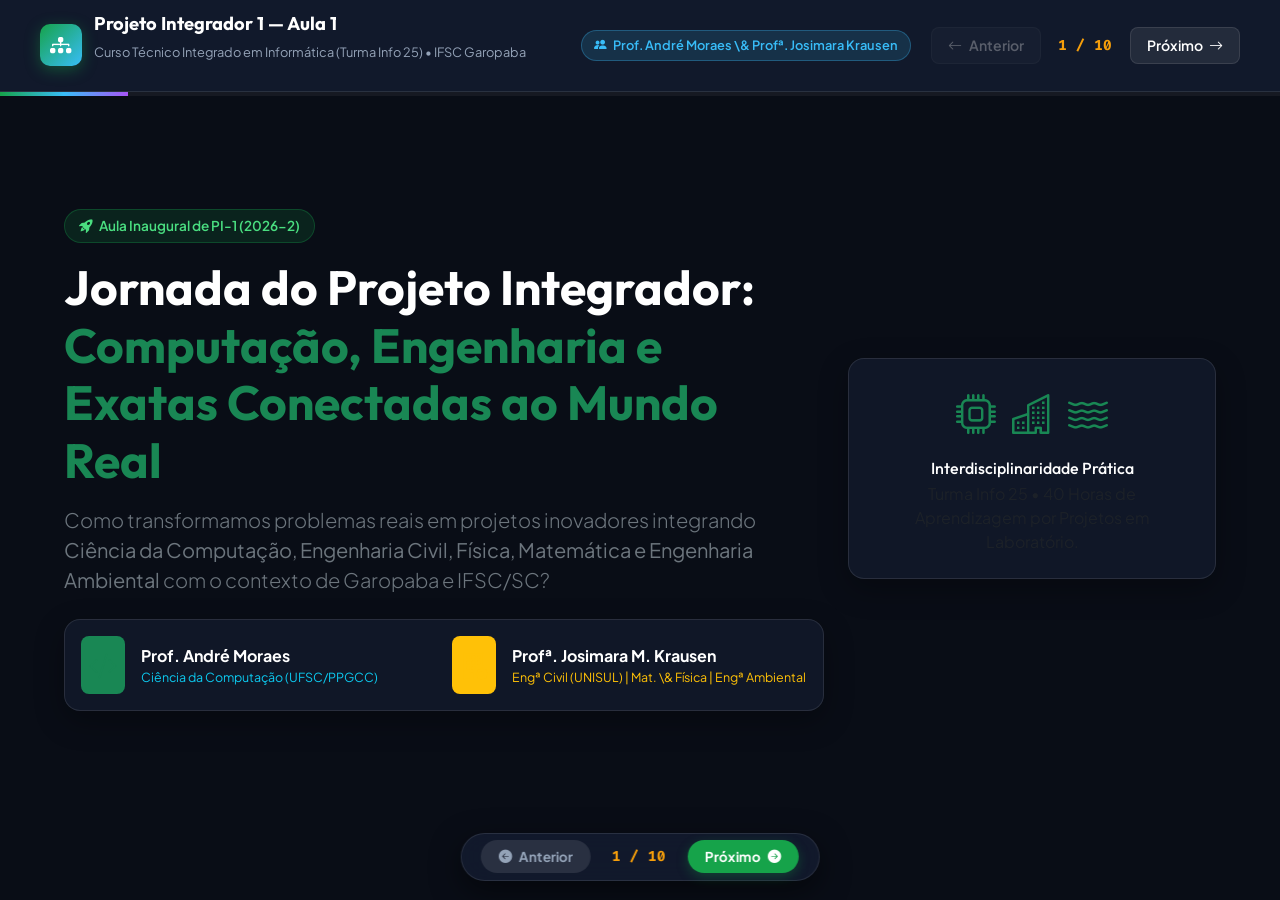
<file: 2026-2/aula-1-introducao-pi1/index.html>
<!DOCTYPE html>
<html lang="pt-BR">

<head>
  <meta charset="UTF-8">
  <meta name="viewport" content="width=device-width, initial-scale=1.0">
  <title>Aula 1: Jornada do Projeto Integrador 1 — Técnico em Informática (IFSC Garopaba)</title>

  <!-- Google Fonts -->
  <link rel="preconnect" href="https://fonts.googleapis.com">
  <link rel="preconnect" href="https://fonts.gstatic.com" crossorigin>
  <link href="https://fonts.googleapis.com/css2?family=Outfit:wght@400;500;600;700;800&family=Plus+Jakarta+Sans:wght@400;500;600;700&family=Fira+Code:wght@400;500;600&display=swap" rel="stylesheet">

  <!-- Bootstrap 5 CSS & Bootstrap Icons CDN -->
  <link href="https://cdn.jsdelivr.net/npm/bootstrap@5.3.3/dist/css/bootstrap.min.css" rel="stylesheet">
  <link rel="stylesheet" href="https://cdn.jsdelivr.net/npm/bootstrap-icons@1.11.3/font/bootstrap-icons.min.css">

  <style>
    :root {
      --ifsc-green: #16a34a;
      --ifsc-green-dark: #15803d;
      --bg-dark: #090d16;
      --bg-card: #131b2e;
      --bg-card-hover: #1c2742;
      --text-main: #f8fafc;
      --text-muted: #94a3b8;
      --border-color: rgba(255, 255, 255, 0.1);
      --accent-blue: #38bdf8;
      --accent-purple: #a855f7;
      --accent-amber: #f59e0b;
      --accent-emerald: #10b981;
      --accent-rose: #f43f5e;
      --accent-cyan: #06b6d4;
      --radius-lg: 16px;
      --radius-md: 10px;
    }

    * {
      box-sizing: border-box;
      margin: 0;
      padding: 0;
    }

    body {
      font-family: 'Plus Jakarta Sans', sans-serif;
      background-color: var(--bg-dark);
      color: var(--text-main);
      overflow: hidden;
      height: 100vh;
      width: 100vw;
    }

    .font-outfit {
      font-family: 'Outfit', sans-serif;
    }

    .font-code {
      font-family: 'Fira Code', monospace;
    }

    .deck-container {
      position: relative;
      width: 100%;
      height: 100vh;
      display: flex;
      flex-direction: column;
    }

    /* HEADER FIXO */
    .app-header {
      display: flex;
      justify-content: space-between;
      align-items: center;
      padding: 0.8rem 2.5rem;
      background: rgba(19, 27, 46, 0.9);
      backdrop-filter: blur(12px);
      border-bottom: 1px solid var(--border-color);
      z-index: 100;
    }

    .brand-logo {
      display: flex;
      align-items: center;
      gap: 0.75rem;
    }

    .brand-logo .logo-icon {
      width: 42px;
      height: 42px;
      background: linear-gradient(135deg, var(--ifsc-green), var(--accent-blue));
      color: white;
      border-radius: 10px;
      display: flex;
      align-items: center;
      justify-content: center;
      font-size: 1.35rem;
      box-shadow: 0 4px 15px rgba(22, 163, 74, 0.4);
    }

    .brand-title {
      font-size: 1.15rem;
      font-weight: 700;
      color: white;
    }

    .brand-subtitle {
      font-size: 0.8rem;
      color: var(--text-muted);
    }

    .deck-controls {
      display: flex;
      align-items: center;
      gap: 0.75rem;
    }

    .btn-nav {
      background: rgba(255, 255, 255, 0.08);
      border: 1px solid var(--border-color);
      color: white;
      padding: 0.45rem 1rem;
      border-radius: 8px;
      cursor: pointer;
      transition: all 0.2s ease;
      display: flex;
      align-items: center;
      gap: 0.4rem;
      font-size: 0.88rem;
      font-weight: 600;
    }

    .btn-nav:hover:not(:disabled) {
      background: var(--ifsc-green);
      border-color: var(--ifsc-green);
      box-shadow: 0 4px 12px rgba(22, 163, 74, 0.3);
    }

    .btn-nav:disabled {
      opacity: 0.3;
      cursor: not-allowed;
    }

    .slide-counter {
      font-size: 0.9rem;
      color: var(--accent-amber);
      min-width: 65px;
      text-align: center;
      font-weight: 700;
    }

    /* BARRA DE PROGRESSO */
    .progress-bar-container {
      width: 100%;
      height: 4px;
      background: rgba(255, 255, 255, 0.05);
    }

    .progress-bar-fill {
      height: 100%;
      background: linear-gradient(90deg, var(--ifsc-green), var(--accent-blue), var(--accent-purple));
      width: 0%;
      transition: width 0.3s ease;
    }

    /* ÁREA DE SLIDES */
    .slides-wrapper {
      flex: 1;
      position: relative;
      overflow: hidden;
    }

    .slide {
      position: absolute;
      top: 0;
      left: 0;
      width: 100%;
      height: 100%;
      opacity: 0;
      visibility: hidden;
      transition: all 0.4s ease;
      transform: translateX(30px);
      padding: 1.8rem 4rem 5.5rem 4rem;
      display: flex;
      flex-direction: column;
      justify-content: center;
      overflow-y: auto;
    }

    .slide.active {
      opacity: 1;
      visibility: visible;
      transform: translateX(0);
    }

    /* CARDS & GLASSMORPHISM */
    .glass-card {
      background: rgba(19, 27, 46, 0.75);
      border: 1px solid var(--border-color);
      border-radius: var(--radius-lg);
      padding: 1.4rem;
      backdrop-filter: blur(10px);
      box-shadow: 0 10px 30px rgba(0, 0, 0, 0.3);
      transition: all 0.3s ease;
    }

    .glass-card:hover {
      border-color: rgba(255, 255, 255, 0.25);
      transform: translateY(-2px);
    }

    .badge-custom {
      background: rgba(22, 163, 74, 0.15);
      border: 1px solid rgba(22, 163, 74, 0.3);
      color: #4ade80;
      padding: 0.35rem 0.85rem;
      border-radius: 50px;
      font-size: 0.85rem;
      font-weight: 600;
      display: inline-flex;
      align-items: center;
      gap: 0.4rem;
    }

    .badge-docente {
      background: rgba(56, 189, 248, 0.15);
      border: 1px solid rgba(56, 189, 248, 0.3);
      color: var(--accent-blue);
      padding: 0.3rem 0.75rem;
      border-radius: 50px;
      font-size: 0.8rem;
      font-weight: 600;
    }

    .badge-apl {
      background: rgba(245, 158, 11, 0.15);
      border: 1px solid rgba(245, 158, 11, 0.3);
      color: var(--accent-amber);
      padding: 0.2rem 0.5rem;
      border-radius: 4px;
      font-size: 0.7rem;
      font-weight: 700;
      text-transform: uppercase;
    }

    .badge-ifsc {
      background: rgba(16, 185, 129, 0.15);
      border: 1px solid rgba(16, 185, 129, 0.3);
      color: var(--accent-emerald);
      padding: 0.2rem 0.5rem;
      border-radius: 4px;
      font-size: 0.7rem;
      font-weight: 700;
      text-transform: uppercase;
    }

    .badge-tech {
      background: rgba(255, 255, 255, 0.07);
      border: 1px solid var(--border-color);
      color: var(--text-muted);
      padding: 0.15rem 0.45rem;
      border-radius: 4px;
      font-size: 0.68rem;
      font-family: 'Fira Code', monospace;
    }

    /* BOTÕES DE REFERÊNCIA EXTERNA */
    .btn-ref-link {
      display: inline-flex;
      align-items: center;
      justify-content: center;
      gap: 0.35rem;
      background: rgba(255, 255, 255, 0.05);
      border: 1px solid var(--border-color);
      color: var(--accent-blue);
      text-decoration: none;
      padding: 0.35rem 0.75rem;
      border-radius: 6px;
      font-size: 0.75rem;
      font-weight: 600;
      transition: all 0.2s ease;
    }

    .btn-ref-link:hover {
      background: var(--accent-blue);
      color: #090d16;
      border-color: var(--accent-blue);
      transform: translateY(-1px);
    }

    .btn-youtube-link {
      display: inline-flex;
      align-items: center;
      justify-content: center;
      gap: 0.35rem;
      background: rgba(239, 68, 68, 0.15);
      border: 1px solid rgba(239, 68, 68, 0.3);
      color: #f87171;
      text-decoration: none;
      padding: 0.35rem 0.75rem;
      border-radius: 6px;
      font-size: 0.75rem;
      font-weight: 600;
      transition: all 0.2s ease;
    }

    .btn-youtube-link:hover {
      background: #ef4444;
      color: white;
      border-color: #ef4444;
    }

    /* CARDS INTERDISCIPLINARES ILUSTRADOS */
    .inter-card {
      background: var(--bg-card);
      border: 1px solid var(--border-color);
      border-left: 4px solid var(--accent-blue);
      border-radius: var(--radius-md);
      padding: 1.2rem;
      height: 100%;
      transition: all 0.3s ease;
    }

    .inter-card:hover {
      box-shadow: 0 8px 25px rgba(0,0,0,0.5);
    }

    .inter-card-civil { border-left-color: var(--accent-amber); }
    .inter-card-math { border-left-color: var(--accent-purple); }
    .inter-card-physics { border-left-color: var(--accent-cyan); }
    .inter-card-env { border-left-color: var(--accent-emerald); }

    /* BARRA FLUTUANTE INFERIOR COM BOTÕES VISUAIS */
    .floating-bottom-bar {
      position: absolute;
      bottom: 1.2rem;
      left: 50%;
      transform: translateX(-50%);
      background: rgba(19, 27, 46, 0.92);
      border: 1px solid var(--border-color);
      backdrop-filter: blur(16px);
      border-radius: 50px;
      padding: 0.4rem 1.2rem;
      display: flex;
      align-items: center;
      gap: 1rem;
      box-shadow: 0 10px 30px rgba(0,0,0,0.5);
      z-index: 100;
    }

    .btn-slide-nav {
      background: var(--ifsc-green);
      color: white;
      border: none;
      padding: 0.4rem 1.1rem;
      border-radius: 50px;
      font-size: 0.85rem;
      font-weight: 700;
      cursor: pointer;
      display: flex;
      align-items: center;
      gap: 0.4rem;
      transition: all 0.2s ease;
      box-shadow: 0 4px 12px rgba(22, 163, 74, 0.3);
    }

    .btn-slide-nav:hover:not(:disabled) {
      background: #15803d;
      transform: scale(1.04);
    }

    .btn-slide-nav:disabled {
      background: rgba(255, 255, 255, 0.1);
      color: var(--text-muted);
      cursor: not-allowed;
      box-shadow: none;
    }

    /* TIMELINE DE PIPELINE */
    .pipeline-step {
      background: var(--bg-card);
      border: 1px solid var(--border-color);
      border-radius: var(--radius-md);
      padding: 1.25rem;
      position: relative;
      height: 100%;
    }

    .pipeline-number {
      width: 32px;
      height: 32px;
      border-radius: 50%;
      background: var(--ifsc-green);
      color: white;
      font-weight: 700;
      display: flex;
      align-items: center;
      justify-content: center;
      margin-bottom: 0.75rem;
    }
  </style>
</head>

<body>

  <div class="deck-container">

    <!-- CABEÇALHO FIXO -->
    <header class="app-header">
      <div class="brand-logo">
        <div class="logo-icon">
          <i class="bi bi-diagram-3-fill"></i>
        </div>
        <div>
          <h1 class="brand-title font-outfit">Projeto Integrador 1 — Aula 1</h1>
          <p class="brand-subtitle">Curso Técnico Integrado em Informática (Turma Info 25) • IFSC Garopaba</p>
        </div>
      </div>

      <div class="deck-controls">
        <span class="badge-docente me-2 d-none d-md-inline-block">
          <i class="bi bi-people-fill me-1"></i> Prof. André Moraes \& Profª. Josimara Krausen
        </span>
        <button class="btn-nav" id="btn-prev" onclick="prevSlide()" disabled>
          <i class="bi bi-arrow-left"></i> Anterior
        </button>
        <span class="slide-counter font-code" id="slide-counter">1 / 10</span>
        <button class="btn-nav" id="btn-next" onclick="nextSlide()">
          Próximo <i class="bi bi-arrow-right"></i>
        </button>
      </div>
    </header>

    <!-- BARRA DE PROGRESSO DA APRESENTAÇÃO -->
    <div class="progress-bar-container">
      <div class="progress-bar-fill" id="progress-bar"></div>
    </div>

    <!-- ÁREA DE CONTEÚDO DOS SLIDES -->
    <main class="slides-wrapper">

      <!-- SLIDE 1: CAPA IMPACTANTE & CORPO DOCENTE -->
      <section class="slide active" id="slide-1">
        <div class="row align-items-center">
          <div class="col-lg-8">
            <span class="badge-custom mb-3">
              <i class="bi bi-rocket-takeoff-fill"></i> Aula Inaugural de PI-1 (2026-2)
            </span>
            <h2 class="display-5 fw-bold font-outfit text-white mb-3">
              Jornada do Projeto Integrador: <br>
              <span class="text-success">Computação, Engenharia e Exatas Conectadas ao Mundo Real</span>
            </h2>
            <p class="lead text-secondary mb-4">
              Como transformamos problemas reais em projetos inovadores integrando <strong>Ciência da Computação, Engenharia Civil, Física, Matemática e Engenharia Ambiental</strong> com o contexto de Garopaba e IFSC/SC?
            </p>

            <!-- CARD CORPO DOCENTE -->
            <div class="glass-card p-3 mb-3">
              <div class="row g-3">
                <div class="col-md-6">
                  <div class="d-flex align-items-center gap-3">
                    <div class="p-2 bg-success bg-opacity-20 rounded-3 text-success fs-3">
                      <i class="bi bi-code-slash"></i>
                    </div>
                    <div>
                      <div class="fw-bold text-white">Prof. André Moraes</div>
                      <div class="text-info extra-small" style="font-size: 0.78rem;">Ciência da Computação (UFSC/PPGCC)</div>
                    </div>
                  </div>
                </div>

                <div class="col-md-6">
                  <div class="d-flex align-items-center gap-3">
                    <div class="p-2 bg-warning bg-opacity-20 rounded-3 text-warning fs-3">
                      <i class="bi bi-building-gear"></i>
                    </div>
                    <div>
                      <div class="fw-bold text-white">Profª. Josimara M. Krausen</div>
                      <div class="text-warning extra-small" style="font-size: 0.78rem;">Engª Civil (UNISUL) | Mat. \& Física | Engª Ambiental</div>
                    </div>
                  </div>
                </div>
              </div>
            </div>
          </div>

          <div class="col-lg-4 text-center d-none d-lg-block">
            <div class="glass-card p-4 text-center">
              <div class="d-flex justify-content-center gap-3 mb-3 text-success fs-1">
                <i class="bi bi-cpu"></i>
                <i class="bi bi-buildings"></i>
                <i class="bi bi-water"></i>
              </div>
              <h3 class="h6 font-outfit text-white mb-1">Interdisciplinaridade Prática</h3>
              <p class="text-muted extra-small mb-0">Turma Info 25 • 40 Horas de Aprendizagem por Projetos em Laboratório.</p>
            </div>
          </div>
        </div>
      </section>

      <!-- SLIDE 2: O MAPA DA MINA (VISÃO GERAL PANORÂMICA) -->
      <section class="slide" id="slide-2">
        <div class="mb-3">
          <span class="badge-custom mb-2">
            <i class="bi bi-map-fill"></i> Visão Panorâmica do Semestre
          </span>
          <h2 class="h3 fw-bold font-outfit text-white">O Mapa da Mina: As 4 Etapas da Nossa Jornada</h2>
          <p class="text-secondary small">Uma visão geral de como seu projeto nascerá, evoluirá e será submetido a eventos científicos.</p>
        </div>

        <div class="row g-3">
          <div class="col-md-3">
            <div class="pipeline-step">
              <div class="pipeline-number">1</div>
              <h3 class="h6 font-outfit text-success fw-bold">Problema \& Ideia</h3>
              <p class="text-secondary extra-small mb-0" style="font-size: 0.8rem;">
                Identificar uma dor real da sociedade/comunidade. Formular a pergunta de pesquisa e o Diário de Bordo.
              </p>
            </div>
          </div>
          <div class="col-md-3">
            <div class="pipeline-step">
              <div class="pipeline-number" style="background: var(--accent-blue);">2</div>
              <h3 class="h6 font-outfit text-info fw-bold">Planejamento \& Modelagem</h3>
              <p class="text-secondary extra-small mb-0" style="font-size: 0.8rem;">
                Criar a EAP (WBS), cronograma no Gantt, Kanban (GitHub Projects), fluxogramas e protótipos de tela (Figma).
              </p>
            </div>
          </div>
          <div class="col-md-3">
            <div class="pipeline-step">
              <div class="pipeline-number" style="background: var(--accent-purple);">3</div>
              <h3 class="h6 font-outfit text-purple fw-bold" style="color: var(--accent-purple);">Código \& Versionamento</h3>
              <p class="text-secondary extra-small mb-0" style="font-size: 0.8rem;">
                Codificar com Git e GitHub em equipe, versionando a produção e publicando a página no GitHub Pages.
              </p>
            </div>
          </div>
          <div class="col-md-3">
            <div class="pipeline-step">
              <div class="pipeline-number" style="background: var(--accent-amber);">4</div>
              <h3 class="h6 font-outfit text-warning fw-bold">Experimento \& Artigo SBC</h3>
              <p class="text-secondary extra-small mb-0" style="font-size: 0.8rem;">
                Executar testes empíricos, tabular dados, escrever o Artigo Científico e submeter ao evento acadêmico (SEPE).
              </p>
            </div>
          </div>
        </div>
      </section>

      <!-- SLIDE 3: INTERDISCIPLINARIDADE EM AÇÃO (COMPUTAÇÃO + ENG. CIVIL + EXATAS) -->
      <section class="slide" id="slide-3">
        <div class="mb-3">
          <span class="badge-custom mb-2">
            <i class="bi bi-diagram-3"></i> Conexões Interdisciplinares da Ciência
          </span>
          <h2 class="h3 fw-bold font-outfit text-white">Computação + Engenharia Civil + Matemática + Física</h2>
          <p class="text-secondary small">Veja como a tecnologia se conecta com as especialidades da nossa equipe docente!</p>
        </div>

        <div class="row g-3">

          <!-- ENGENHARIA CIVIL & CIDADES -->
          <div class="col-md-6">
            <div class="inter-card inter-card-civil">
              <div class="d-flex align-items-center gap-2 mb-2">
                <i class="bi bi-building-fill-gear text-warning fs-3"></i>
                <div>
                  <h3 class="h6 font-outfit fw-bold text-white mb-0">TI + Engenharia Civil \& Orçamento (BIM)</h3>
                  <span class="badge bg-warning text-dark extra-small" style="font-size: 0.68rem;">Especialidade Profª. Josimara</span>
                </div>
              </div>
              <p class="text-secondary extra-small mb-0" style="font-size: 0.8rem;">
                Modelagem 3D de edifícios (BIM), softwares de cálculo de orçamento/cronograma de obras, sensores estruturais em pontes e prédios inteligentes.
              </p>
            </div>
          </div>

          <!-- MATEMÁTICA & FÍSICA APLICADA -->
          <div class="col-md-6">
            <div class="inter-card inter-card-math">
              <div class="d-flex align-items-center gap-2 mb-2">
                <i class="bi bi-calculator-fill fs-3" style="color: var(--accent-purple);"></i>
                <div>
                  <h3 class="h6 font-outfit fw-bold text-white mb-0">TI + Matemática \& Física Computacional</h3>
                  <span class="badge bg-purple text-white extra-small" style="background: var(--accent-purple); font-size: 0.68rem;">Especialidade Profª. Josimara</span>
                </div>
              </div>
              <p class="text-secondary extra-small mb-0" style="font-size: 0.8rem;">
                Simulação física em tempo real (motores de jogos), algoritmos de cálculo numérico, estatística de dados e equações para dinâmica de fluidos.
              </p>
            </div>
          </div>

          <!-- ENGENHARIA SANITÁRIA & AMBIENTAL -->
          <div class="col-md-6">
            <div class="inter-card inter-card-env">
              <div class="d-flex align-items-center gap-2 mb-2">
                <i class="bi bi-droplet-half text-emerald fs-3" style="color: var(--accent-emerald);"></i>
                <div>
                  <h3 class="h6 font-outfit fw-bold text-white mb-0">TI + Engenharia Sanitária \& Ambiental</h3>
                  <span class="badge bg-success extra-small" style="font-size: 0.68rem;">Impacto Local em Garopaba</span>
                </div>
              </div>
              <p class="text-secondary extra-small mb-0" style="font-size: 0.8rem;">
                Sensores IoT para monitoramento da qualidade da água, simulação de bacias hidrográficas e alertas preditivos de alagamentos/queimadas.
              </p>
            </div>
          </div>

          <!-- CIÊNCIA DA COMPUTAÇÃO -->
          <div class="col-md-6">
            <div class="inter-card">
              <div class="d-flex align-items-center gap-2 mb-2">
                <i class="bi bi-cpu-fill text-info fs-3"></i>
                <div>
                  <h3 class="h6 font-outfit fw-bold text-white mb-0">Ciência da Computação \& Arquitetura</h3>
                  <span class="badge bg-info text-dark extra-small" style="font-size: 0.68rem;">Especialidade Prof. André</span>
                </div>
              </div>
              <p class="text-secondary extra-small mb-0" style="font-size: 0.8rem;">
                Estrutura de dados, algoritmos de inteligência artificial, bancos de dados, versionamento Git/GitHub e arquitetura web desacoplada.
              </p>
            </div>
          </div>

        </div>
      </section>

      <!-- SLIDE 4: EXEMPLOS VASTOS (LIBRAS, VÍDEO 360, APL GAROPABA & LINKS DE REFERÊNCIA) -->
      <section class="slide" id="slide-4">
        <div class="mb-3">
          <div class="d-flex align-items-center justify-content-between flex-wrap gap-2 mb-1">
            <span class="badge-custom">
              <i class="bi bi-stars"></i> Ideias de Projetos Inspiradores com Links
            </span>
            <span class="text-muted extra-small">Conectados ao IFSC SC \& Arranjo Produtivo de Garopaba</span>
          </div>
          <h2 class="h3 fw-bold font-outfit text-white mb-1">Exemplos Práticos com Materiais de Referência</h2>
          <p class="text-secondary extra-small mb-0">Clique nos botões de referência de cada card para acessar exemplos e portais reais:</p>
        </div>

        <div class="row g-3">

          <!-- 1. LIBRAS & TECNOLOGIA ASSISTIVA -->
          <div class="col-md-4">
            <div class="glass-card h-100 p-3 d-flex flex-column justify-content-between border-info">
              <div>
                <div class="d-flex align-items-center justify-content-between mb-2">
                  <i class="bi bi-sign-language-fill text-info fs-2"></i>
                  <span class="badge-ifsc">NAPNE IFSC SC</span>
                </div>
                <h3 class="h6 font-outfit text-white fw-bold mb-1">Comunicação em Libras na Escola</h3>
                <p class="text-secondary extra-small mb-2" style="font-size: 0.78rem;">
                  Plataforma web/app interativo de sinais em <strong>Libras (Língua Brasileira de Sinais)</strong> com vídeos, avatares e glossário técnico para inclusão de alunos surdos no IFSC e órgãos de Garopaba.
                </p>
              </div>
              <a href="https://www.vlibras.gov.br" target="_blank" class="btn-ref-link font-code mt-2">
                <i class="bi bi-box-arrow-up-right me-1"></i> Referência: VLibras Govt
              </a>
            </div>
          </div>

          <!-- 2. VÍDEO 360 & EXPLORAÇÃO AMBIENTAL -->
          <div class="col-md-4">
            <div class="glass-card h-100 p-3 d-flex flex-column justify-content-between border-purple">
              <div>
                <div class="d-flex align-items-center justify-content-between mb-2">
                  <i class="bi bi-camera-reconstitution text-purple fs-2" style="color: var(--accent-purple);"></i>
                  <span class="badge-ifsc">Câmpus Garopaba</span>
                </div>
                <h3 class="h6 font-outfit text-white fw-bold mb-1">Tour Virtual 360° de Ambientes</h3>
                <p class="text-secondary extra-small mb-2" style="font-size: 0.78rem;">
                  Exploração imersiva em <strong>Vídeo/Foto 360°</strong> para visitação virtual guiada aos laboratórios do IFSC, patrimônio histórico do Centro de Garopaba e acervos de museus catarinenses.
                </p>
              </div>
              <a href="https://artsandculture.google.com" target="_blank" class="btn-ref-link font-code mt-2" style="color: var(--accent-purple); border-color: rgba(168, 85, 247, 0.4);">
                <i class="bi bi-box-arrow-up-right me-1"></i> Referência: Google Arts 360°
              </a>
            </div>
          </div>

          <!-- 3. ROTA DA BALEIA FRANCA / TURISMO APL GAROPABA -->
          <div class="col-md-4">
            <div class="glass-card h-100 p-3 d-flex flex-column justify-content-between border-amber">
              <div>
                <div class="d-flex align-items-center justify-content-between mb-2">
                  <i class="bi bi-water text-warning fs-2"></i>
                  <span class="badge-apl">APL Garopaba</span>
                </div>
                <h3 class="h6 font-outfit text-white fw-bold mb-1">Rota da Baleia Franca \& EcoTurismo</h3>
                <p class="text-secondary extra-small mb-2" style="font-size: 0.78rem;">
                  Sistema web interativo para avistamento de cetáceos, catalogação da fauna marinha local e guia de trilhas sustentáveis para turistas e moradores de Garopaba.
                </p>
              </div>
              <a href="https://rotadabaleiafranca.com.br" target="_blank" class="btn-ref-link font-code mt-2" style="color: var(--accent-amber); border-color: rgba(245, 158, 11, 0.4);">
                <i class="bi bi-box-arrow-up-right me-1"></i> Referência: Rota Baleia Franca
              </a>
            </div>
          </div>

          <!-- 4. BIM & ECO-CONSTRUÇÃO LITORÂNEA -->
          <div class="col-md-4">
            <div class="glass-card h-100 p-3 d-flex flex-column justify-content-between border-warning">
              <div>
                <div class="d-flex align-items-center justify-content-between mb-2">
                  <i class="bi bi-house-gear-fill text-warning fs-2"></i>
                  <span class="badge-docente">Engª Civil</span>
                </div>
                <h3 class="h6 font-outfit text-white fw-bold mb-1">EcoConstrução \& Orçamento (BIM)</h3>
                <p class="text-secondary extra-small mb-2" style="font-size: 0.78rem;">
                  Calculadora web e simulador visual para orçamento de obras ecoeficientes e planejamento de construções sustentáveis adaptadas ao litoral catarinense.
                </p>
              </div>
              <a href="https://www.gov.br/casacivil/pt-br/assuntos/estrategia-bim-br" target="_blank" class="btn-ref-link font-code mt-2" style="color: var(--accent-amber); border-color: rgba(245, 158, 11, 0.4);">
                <i class="bi bi-box-arrow-up-right me-1"></i> Referência: Estratégia BIM BR
              </a>
            </div>
          </div>

          <!-- 5. MONITORAMENTO SANITÁRIO DAS LAGOAS -->
          <div class="col-md-4">
            <div class="glass-card h-100 p-3 d-flex flex-column justify-content-between border-emerald">
              <div>
                <div class="d-flex align-items-center justify-content-between mb-2">
                  <i class="bi bi-activity text-emerald fs-2" style="color: var(--accent-emerald);"></i>
                  <span class="badge-apl">Lagoa Ibiraquera</span>
                </div>
                <h3 class="h6 font-outfit text-white fw-bold mb-1">MonitoraLagoas Garopaba</h3>
                <p class="text-secondary extra-small mb-2" style="font-size: 0.78rem;">
                  Dashboard conectado a sensores comunitários para acompanhamento da balneabilidade, salinidade e qualidade da água nas lagoas e bacias locais.
                </p>
              </div>
              <a href="https://balneabilidade.ima.sc.gov.br" target="_blank" class="btn-ref-link font-code mt-2" style="color: var(--accent-emerald); border-color: rgba(16, 185, 129, 0.4);">
                <i class="bi bi-box-arrow-up-right me-1"></i> Referência: IMA Balneabilidade
              </a>
            </div>
          </div>

          <!-- 6. SIMULADOR FÍSICO / JOGOS EDUCATIVOS -->
          <div class="col-md-4">
            <div class="glass-card h-100 p-3 d-flex flex-column justify-content-between border-rose">
              <div>
                <div class="d-flex align-items-center justify-content-between mb-2">
                  <i class="bi bi-controller text-danger fs-2"></i>
                  <span class="badge-docente">Mat. \& Física</span>
                </div>
                <h3 class="h6 font-outfit text-white fw-bold mb-1">Simulador Físico/Matemático</h3>
                <p class="text-secondary extra-small mb-2" style="font-size: 0.78rem;">
                  Motor gráfico web em Canvas/JS para simulação reativa de refração de ondas de surfe, mecânica dos esportes praianos ou equações de física do ensino médio.
                </p>
              </div>
              <a href="https://phet.colorado.edu/pt_BR/" target="_blank" class="btn-ref-link font-code mt-2" style="color: var(--accent-rose); border-color: rgba(244, 63, 94, 0.4);">
                <i class="bi bi-box-arrow-up-right me-1"></i> Referência: PhET Simulações
              </a>
            </div>
          </div>

        </div>
      </section>

      <!-- SLIDE 5 (NOVO): VITRINE DOS PROJETOS DA TURMA INF 24 (PROJETO INTEGRADOR II) -->
      <section class="slide" id="slide-5">
        <div class="mb-3">
          <div class="d-flex align-items-center justify-content-between flex-wrap gap-2 mb-1">
            <span class="badge-custom" style="background: rgba(56, 189, 248, 0.15); color: var(--accent-blue); border-color: rgba(56, 189, 248, 0.3);">
              <i class="bi bi-mortarboard-fill"></i> Projetos Reais da Turma INF 24 (PI-2)
            </span>
            <span class="text-muted extra-small">Projetos em Desenvolvimento no IFSC Garopaba</span>
          </div>
          <h2 class="h3 fw-bold font-outfit text-white mb-1">O que os Estudantes do 3º Ano Estão Criando?</h2>
          <p class="text-secondary extra-small mb-0">Exemplos reais com repositórios no GitHub e vídeos de pitch dos colegas veteranos:</p>
        </div>

        <div class="row g-3">

          <!-- 1. SMC: MONTAGEM DE COMPUTADORES -->
          <div class="col-md-6 col-lg-4">
            <div class="glass-card h-100 p-3 d-flex flex-column justify-content-between">
              <div>
                <div class="d-flex justify-content-between align-items-center mb-1">
                  <span class="badge bg-success extra-small">Hardware \& Game</span>
                  <span class="text-muted extra-small font-code">Lucas, Bernardo, Henrique</span>
                </div>
                <h3 class="h6 font-outfit text-white fw-bold mb-1">1. SMC: Montagem de PCs</h3>
                <p class="text-secondary extra-small mb-2" style="font-size: 0.75rem;">
                  Ferramenta virtual estilo drag-and-drop no Godot para aprendizado prático e interativo de peças de hardware.
                </p>
                <div class="d-flex gap-1 flex-wrap mb-2">
                  <span class="badge-tech">Godot</span>
                  <span class="badge-tech">Drag-n-Drop</span>
                </div>
              </div>
              <div class="d-flex gap-2">
                <a href="https://github.com/henriquec30-web/projeto_pi.git" target="_blank" class="btn-ref-link font-code flex-grow-1">
                  <i class="bi bi-github"></i> GitHub
                </a>
                <a href="https://youtu.be/CPQ0VqHQGHg" target="_blank" class="btn-youtube-link font-code">
                  <i class="bi bi-youtube"></i> Pitch
                </a>
              </div>
            </div>
          </div>

          <!-- 2. JIFTV STREAMING -->
          <div class="col-md-6 col-lg-4">
            <div class="glass-card h-100 p-3 d-flex flex-column justify-content-between">
              <div>
                <div class="d-flex justify-content-between align-items-center mb-1">
                  <span class="badge bg-info text-dark extra-small">Streaming \& Redes</span>
                  <span class="text-muted extra-small font-code">Rodrigo, Eluney, João, Anderson</span>
                </div>
                <h3 class="h6 font-outfit text-white fw-bold mb-1">2. JifTV: Streaming Adaptativo</h3>
                <p class="text-secondary extra-small mb-2" style="font-size: 0.75rem;">
                  Transmissão ao vivo em tempo real dos jogos do IFSC (JIF) via streaming adaptativo + catálogo web de partidas.
                </p>
                <div class="d-flex gap-1 flex-wrap mb-2">
                  <span class="badge-tech">Docker</span>
                  <span class="badge-tech">OBS</span>
                  <span class="badge-tech">Nginx</span>
                </div>
              </div>
              <div class="d-flex gap-2">
                <a href="https://github.com/yaurodzz/JifTV-StreamingAdaptativo.git" target="_blank" class="btn-ref-link font-code flex-grow-1">
                  <i class="bi bi-github"></i> GitHub
                </a>
                <a href="https://youtu.be/B0tZgwmd4vg" target="_blank" class="btn-youtube-link font-code">
                  <i class="bi bi-youtube"></i> Pitch
                </a>
              </div>
            </div>
          </div>

          <!-- 3. CURSO POPULAR DE INFORMÁTICA -->
          <div class="col-md-6 col-lg-4">
            <div class="glass-card h-100 p-3 d-flex flex-column justify-content-between">
              <div>
                <div class="d-flex justify-content-between align-items-center mb-1">
                  <span class="badge bg-warning text-dark extra-small">Extensão \& Inclusão</span>
                  <span class="text-muted extra-small font-code">Pietro, Artur, Lucas Sehn</span>
                </div>
                <h3 class="h6 font-outfit text-white fw-bold mb-1">3. Curso Popular de Informática</h3>
                <p class="text-secondary extra-small mb-2" style="font-size: 0.75rem;">
                  Plataforma de extensão para capacitação de trabalhadores locais no uso de ferramentas computacionais acadêmicas.
                </p>
                <div class="d-flex gap-1 flex-wrap mb-2">
                  <span class="badge-tech">Extensão</span>
                  <span class="badge-tech">Google Docs</span>
                </div>
              </div>
              <div class="d-flex gap-2">
                <a href="https://github.com/PietroFachini/PI-Curso-Popular-de-Inform-tica-do-Trabalhador" target="_blank" class="btn-ref-link font-code flex-grow-1">
                  <i class="bi bi-github"></i> GitHub Repos
                </a>
              </div>
            </div>
          </div>

          <!-- 4. RASPORTA: FECHADURA BIOMÉTRICA -->
          <div class="col-md-6 col-lg-4">
            <div class="glass-card h-100 p-3 d-flex flex-column justify-content-between">
              <div>
                <div class="d-flex justify-content-between align-items-center mb-1">
                  <span class="badge bg-danger extra-small">IoT \& Biometria</span>
                  <span class="text-muted extra-small font-code">Petrus, Martin, Felipe</span>
                </div>
                <h3 class="h6 font-outfit text-white fw-bold mb-1">4. RasPorta: Fechadura Biométrica</h3>
                <p class="text-secondary extra-small mb-2" style="font-size: 0.75rem;">
                  Fechadura automática inteligente controlada por biometria, leitor de digitais, Raspberry Pi, Flask e SQLite.
                </p>
                <div class="d-flex gap-1 flex-wrap mb-2">
                  <span class="badge-tech">Raspberry Pi</span>
                  <span class="badge-tech">Flask</span>
                  <span class="badge-tech">SQLite</span>
                </div>
              </div>
              <div class="d-flex gap-2">
                <a href="https://github.com/petrusgunder/projeto-rasptraca" target="_blank" class="btn-ref-link font-code flex-grow-1">
                  <i class="bi bi-github"></i> GitHub
                </a>
                <a href="https://youtu.be/qFKXWlbp3Lg" target="_blank" class="btn-youtube-link font-code">
                  <i class="bi bi-youtube"></i> Pitch
                </a>
              </div>
            </div>
          </div>

          <!-- 5. D20HUB: RPG DE MESA -->
          <div class="col-md-6 col-lg-4">
            <div class="glass-card h-100 p-3 d-flex flex-column justify-content-between">
              <div>
                <div class="d-flex justify-content-between align-items-center mb-1">
                  <span class="badge bg-purple text-white extra-small" style="background: var(--accent-purple);">Web \& RPG Cultura</span>
                  <span class="text-muted extra-small font-code">Nicolas, Eduardo, H. Gama</span>
                </div>
                <h3 class="h6 font-outfit text-white fw-bold mb-1">5. D20Hub: Gerenciador de RPG</h3>
                <p class="text-secondary extra-small mb-2" style="font-size: 0.75rem;">
                  Plataforma web de fichas de personagens, salas em tempo real e incentivo ao RPG de mesa como ferramenta educacional.
                </p>
                <div class="d-flex gap-1 flex-wrap mb-2">
                  <span class="badge-tech">Django</span>
                  <span class="badge-tech">TypeScript</span>
                  <span class="badge-tech">WebSockets</span>
                </div>
              </div>
              <div class="d-flex gap-2">
                <a href="https://github.com/Nicolas0413/d20hub_project" target="_blank" class="btn-ref-link font-code flex-grow-1">
                  <i class="bi bi-github"></i> GitHub
                </a>
                <a href="https://youtu.be/UQryzKcBu1A" target="_blank" class="btn-youtube-link font-code">
                  <i class="bi bi-youtube"></i> Pitch
                </a>
              </div>
            </div>
          </div>

          <!-- 6. ACERVO MAGE 3D -->
          <div class="col-md-6 col-lg-4">
            <div class="glass-card h-100 p-3 d-flex flex-column justify-content-between">
              <div>
                <div class="d-flex justify-content-between align-items-center mb-1">
                  <span class="badge bg-primary extra-small">Modelagem 3D</span>
                  <span class="text-muted extra-small font-code">Raul, Pedro, Augusto, Cecília</span>
                </div>
                <h3 class="h6 font-outfit text-white fw-bold mb-1">6. Acervo Digital MAGe 3D</h3>
                <p class="text-secondary extra-small mb-2" style="font-size: 0.75rem;">
                  Visualizador web de modelos 3D fotogramétricos dos equipamentos do laboratório MAGe do IFSC Garopaba.
                </p>
                <div class="d-flex gap-1 flex-wrap mb-2">
                  <span class="badge-tech">Blender</span>
                  <span class="badge-tech">Polycam</span>
                  <span class="badge-tech">Sketchfab</span>
                </div>
              </div>
              <div class="d-flex gap-2">
                <a href="https://github.com/PedroHvieiraC/Acervo-Digital-MAGe.git" target="_blank" class="btn-ref-link font-code flex-grow-1">
                  <i class="bi bi-github"></i> GitHub
                </a>
              </div>
            </div>
          </div>

          <!-- 7. MÚSICA, JOGO E ATENÇÃO -->
          <div class="col-md-6 col-lg-4">
            <div class="glass-card h-100 p-3 d-flex flex-column justify-content-between">
              <div>
                <div class="d-flex justify-content-between align-items-center mb-1">
                  <span class="badge bg-secondary extra-small">Gamificação \& Educação</span>
                  <span class="text-muted extra-small font-code">Luisa Narvaz</span>
                </div>
                <h3 class="h6 font-outfit text-white fw-bold mb-1">7. Música, Jogo e Atenção</h3>
                <p class="text-secondary extra-small mb-2" style="font-size: 0.75rem;">
                  Jogo musical interativo em Pygame e Raspberry Pi para auxílio de crianças com dificuldades de atenção escolar.
                </p>
                <div class="d-flex gap-1 flex-wrap mb-2">
                  <span class="badge-tech">Pygame</span>
                  <span class="badge-tech">Raspberry Pi</span>
                </div>
              </div>
              <div class="d-flex gap-2">
                <a href="https://github.com/luisablankenburg08/jogo_pygame.git" target="_blank" class="btn-ref-link font-code flex-grow-1">
                  <i class="bi bi-github"></i> GitHub
                </a>
                <a href="https://youtu.be/Wm4SfQHkzHI" target="_blank" class="btn-youtube-link font-code">
                  <i class="bi bi-youtube"></i> Pitch
                </a>
              </div>
            </div>
          </div>

          <!-- 8. ESTAÇÃO METEOROLÓGICA -->
          <div class="col-md-6 col-lg-4">
            <div class="glass-card h-100 p-3 d-flex flex-column justify-content-between">
              <div>
                <div class="d-flex justify-content-between align-items-center mb-1">
                  <span class="badge bg-success extra-small">IoT \& Clima</span>
                  <span class="text-muted extra-small font-code">Beatriz, Laura, Oriana, Sophie, Vic</span>
                </div>
                <h3 class="h6 font-outfit text-white fw-bold mb-1">8. Estação Meteorológica IFSC</h3>
                <p class="text-secondary extra-small mb-2" style="font-size: 0.75rem;">
                  Estação meteorológica de baixo custo com Raspberry Pi e sensores (BME280) para dados de clima educacionais.
                </p>
                <div class="d-flex gap-1 flex-wrap mb-2">
                  <span class="badge-tech">BME280</span>
                  <span class="badge-tech">Python</span>
                  <span class="badge-tech">Raspberry</span>
                </div>
              </div>
              <div class="d-flex gap-2">
                <a href="https://github.com/sophirie/Estacao-Meteorologica-no-IFSC-Garopaba.git" target="_blank" class="btn-ref-link font-code flex-grow-1">
                  <i class="bi bi-github"></i> GitHub
                </a>
                <a href="https://youtu.be/Vu1pXKOnp58" target="_blank" class="btn-youtube-link font-code">
                  <i class="bi bi-youtube"></i> Pitch
                </a>
              </div>
            </div>
          </div>

          <!-- 9. SCOUT DE VÔLEI -->
          <div class="col-md-6 col-lg-4">
            <div class="glass-card h-100 p-3 d-flex flex-column justify-content-between">
              <div>
                <div class="d-flex justify-content-between align-items-center mb-1">
                  <span class="badge bg-warning text-dark extra-small">Web App \& Esportes</span>
                  <span class="text-muted extra-small font-code">Nathan, João Contreira, Pedro E</span>
                </div>
                <h3 class="h6 font-outfit text-white fw-bold mb-1">9. Volleyball Scout</h3>
                <p class="text-secondary extra-small mb-2" style="font-size: 0.75rem;">
                  Aplicativo web móvel para estatísticas de scout em partidas de vôlei para autoanálise e estratégias de equipe.
                </p>
                <div class="d-flex gap-1 flex-wrap mb-2">
                  <span class="badge-tech">TypeScript</span>
                  <span class="badge-tech">Web App</span>
                  <span class="badge-tech">PWA</span>
                </div>
              </div>
              <div class="d-flex gap-2">
                <a href="https://github.com/ImEnrik/Volleyball-scout" target="_blank" class="btn-ref-link font-code flex-grow-1">
                  <i class="bi bi-github"></i> GitHub
                </a>
                <a href="https://www.youtube.com/watch?v=-PZDz0iYYZQ" target="_blank" class="btn-youtube-link font-code">
                  <i class="bi bi-youtube"></i> Pitch
                </a>
              </div>
            </div>
          </div>

        </div>
      </section>

      <!-- SLIDE 6: AFUNILANDO: O QUE É UM PROJETO? -->
      <section class="slide" id="slide-6">
        <div class="mb-4">
          <span class="badge-custom mb-2">
            <i class="bi bi-funnel-fill"></i> Afunilando Conceitos
          </span>
          <h2 class="h3 fw-bold font-outfit text-white">O que é um "Projeto" de Fato?</h2>
          <p class="text-secondary small">A diferença entre "fazer uma gambiarra rápida" e construir Engenharia com Método Científico.</p>
        </div>

        <div class="row g-4">
          <div class="col-md-6">
            <div class="glass-card border-danger h-100">
              <div class="d-flex align-items-center gap-2 text-danger mb-3">
                <i class="bi bi-x-circle-fill fs-3"></i>
                <h3 class="h6 font-outfit fw-bold mb-0">O que NÃO é um Projeto de PI-1:</h3>
              </div>
              <ul class="text-secondary small ps-3 mb-0">
                <li class="mb-2">Apenas escrever linhas de código sem saber para quem serve.</li>
                <li class="mb-2">Começar a programar no primeiro dia sem planejamento visual.</li>
                <li class="mb-2">Guardar o código apenas no pendrive pessoal sem versionamento.</li>
                <li class="mb-0">Não testar com pessoas nem registrar resultados empíricos.</li>
              </ul>
            </div>
          </div>

          <div class="col-md-6">
            <div class="glass-card border-success h-100">
              <div class="d-flex align-items-center gap-2 text-success mb-3">
                <i class="bi bi-check-circle-fill fs-3"></i>
                <h3 class="h6 font-outfit fw-bold mb-0">O que É um Projeto Integrador Completo:</h3>
              </div>
              <ul class="text-secondary small ps-3 mb-0">
                <li class="mb-2">Resolver um <strong>problema real e identificado</strong> da sociedade.</li>
                <li class="mb-2">Desenhar a arquitetura, prototipar telas e planejar no Kanban.</li>
                <li class="mb-2">Versionar em equipe no Git/GitHub com histórico transparente.</li>
                <li class="mb-0">Medir os resultados, redigir o Artigo Científico e publicar no SEPE!</li>
              </ul>
            </div>
          </div>
        </div>
      </section>

      <!-- SLIDE 7: OS 4 PILARES DO NOSSO SEMESTRE -->
      <section class="slide" id="slide-7">
        <div class="mb-3">
          <span class="badge-custom mb-2">
            <i class="bi bi-columns-gap"></i> Estrutura da UC
          </span>
          <h2 class="h3 fw-bold font-outfit text-white">Os 4 Pilares da Disciplina de PI-1</h2>
          <p class="text-secondary small">Nossa fórmula para conduzir os trabalhos do início ao fim com tranquilidade.</p>
        </div>

        <div class="row g-3">
          <div class="col-md-6">
            <div class="glass-card d-flex gap-3">
              <div class="p-3 bg-success bg-opacity-20 rounded-3 text-success fs-3 d-flex align-items-center justify-content-center" style="width: 54px; height: 54px;">
                <i class="bi bi-journal-bookmark-fill"></i>
              </div>
              <div>
                <h3 class="h6 font-outfit text-white fw-bold mb-1">Pilar 1: Gestão \& Método Científico</h3>
                <p class="text-secondary extra-small mb-0" style="font-size: 0.8rem;">
                  Formulação da pergunta-problema, hipóteses, diário de bordo digital e registro sistemático das produções.
                </p>
              </div>
            </div>
          </div>

          <div class="col-md-6">
            <div class="glass-card d-flex gap-3">
              <div class="p-3 bg-info bg-opacity-20 rounded-3 text-info fs-3 d-flex align-items-center justify-content-center" style="width: 54px; height: 54px;">
                <i class="bi bi-diagram-3-fill"></i>
              </div>
              <div>
                <h3 class="h6 font-outfit text-white fw-bold mb-1">Pilar 2: Planejamento \& Modelagem Visual</h3>
                <p class="text-secondary extra-small mb-0" style="font-size: 0.8rem;">
                  WBS/EAP, cronograma no Gantt, quadro Kanban no GitHub Projects e prototipação de wireframes no Figma.
                </p>
              </div>
            </div>
          </div>

          <div class="col-md-6">
            <div class="glass-card d-flex gap-3">
              <div class="p-3 bg-purple bg-opacity-20 rounded-3 text-purple fs-3 d-flex align-items-center justify-content-center" style="width: 54px; height: 54px; color: var(--accent-purple);">
                <i class="bi bi-git"></i>
              </div>
              <div>
                <h3 class="h6 font-outfit text-white fw-bold mb-1">Pilar 3: Versionamento \& Controle de Código</h3>
                <p class="text-secondary extra-small mb-0" style="font-size: 0.8rem;">
                  Git fundamental, fluxo de branches em equipe, repositório no GitHub e publicação viva no GitHub Pages.
                </p>
              </div>
            </div>
          </div>

          <div class="col-md-6">
            <div class="glass-card d-flex gap-3">
              <div class="p-3 bg-warning bg-opacity-20 rounded-3 text-warning fs-3 d-flex align-items-center justify-content-center" style="width: 54px; height: 54px;">
                <i class="bi bi-file-earmark-pdf-fill"></i>
              </div>
              <div>
                <h3 class="h6 font-outfit text-white fw-bold mb-1">Pilar 4: Checkpoints \& Artigo Científico</h3>
                <p class="text-secondary extra-small mb-0" style="font-size: 0.8rem;">
                  Desenvolvimento por checkpoints (1, 2 e 3), testes empíricos, escrita no modelo SBC/IFSC e submissão ao SEPE.
                </p>
              </div>
            </div>
          </div>
        </div>
      </section>

      <!-- SLIDE 8: A ARTE DE IDENTIFICAR UM BOM PROBLEMA -->
      <section class="slide" id="slide-8">
        <div class="mb-4">
          <span class="badge-custom mb-2">
            <i class="bi bi-search"></i> Primeiro Conceito Prático
          </span>
          <h2 class="h3 fw-bold font-outfit text-white">A Arte de Identificar um Bom Problema Real</h2>
          <p class="text-secondary small">Como transformar uma insatisfação do dia a dia em um projeto de tecnologia significativo?</p>
        </div>

        <div class="row g-4 align-items-center">
          <div class="col-md-7">
            <div class="glass-card">
              <h3 class="h6 font-outfit text-success fw-bold mb-3">A Fórmula da Pergunta-Problema:</h3>
              <div class="p-3 rounded-3 mb-3 font-code text-info" style="background: rgba(0,0,0,0.5); font-size: 0.85rem;">
                "Como a <span class="text-warning">[SOLUÇÃO TECNOLÓGICA]</span> pode ajudar <span class="text-success">[PÚBLICO-ALVO]</span> a resolver <span class="text-rose" style="color: var(--accent-rose);">[PROBLEMA ESPECÍFICO]</span> no contexto de <span class="text-white">[GAROPABA / COMUNIDADE]</span>?"
              </div>
              
              <h4 class="h6 font-outfit text-white fw-bold mb-2">Exemplo Prático:</h4>
              <p class="text-secondary small mb-0">
                <em>"Como um <strong>tour virtual em vídeo 360°</strong> pode ajudar <strong>alunos visitantes</strong> a conhecer os <strong>laboratórios do IFSC Câmpus Garopaba</strong> antes do início das aulas?"</em>
              </p>
            </div>
          </div>

          <div class="col-md-5">
            <div class="glass-card">
              <h3 class="h6 font-outfit text-warning fw-bold mb-2">Perguntas de Filtro:</h3>
              <ul class="text-secondary extra-small ps-3 mb-0" style="font-size: 0.8rem;">
                <li class="mb-2">O problema realmente afeta pessoas reais?</li>
                <li class="mb-2">É viável desenvolver um protótipo durante o semestre?</li>
                <li class="mb-2">Conseguimos testar o protótipo com os usuários?</li>
                <li class="mb-0">Dá para extrair dados e escrever um artigo sobre isso?</li>
              </ul>
            </div>
          </div>
        </div>
      </section>

      <!-- SLIDE 9: NOSSO KIT DE FERRAMENTAS -->
      <section class="slide" id="slide-9">
        <div class="mb-4">
          <span class="badge-custom mb-2">
            <i class="bi bi-tools"></i> Nosso Kit de Ferramentas
          </span>
          <h2 class="h3 fw-bold font-outfit text-white">Nosso "Kit de Sobrevivência" Tecnológico</h2>
          <p class="text-secondary small">As ferramentas profissionais que usaremos ao longo de todo o semestre.</p>
        </div>

        <div class="row g-3">
          <div class="col-md-3">
            <div class="glass-card text-center p-3">
              <i class="bi bi-github text-white display-5 mb-2"></i>
              <h3 class="h6 font-outfit text-white fw-bold">GitHub \& Projects</h3>
              <p class="text-secondary extra-small mb-0" style="font-size: 0.78rem;">
                Repositório oficial da equipe, histórico de código e quadro Kanban de tarefas.
              </p>
            </div>
          </div>

          <div class="col-md-3">
            <div class="glass-card text-center p-3">
              <i class="bi bi-file-earmark-tex-fill text-info display-5 mb-2"></i>
              <h3 class="h6 font-outfit text-white fw-bold">Overleaf (LaTeX)</h3>
              <p class="text-secondary extra-small mb-0" style="font-size: 0.78rem;">
                Editor online em nuvem para escrita do Artigo Científico no padrão oficial da SBC.
              </p>
            </div>
          </div>

          <div class="col-md-3">
            <div class="glass-card text-center p-3">
              <i class="bi bi-kanban-fill text-warning display-5 mb-2"></i>
              <h3 class="h6 font-outfit text-white fw-bold">Figma / Wireframes</h3>
              <p class="text-secondary extra-small mb-0" style="font-size: 0.78rem;">
                Ferramenta para prototipação visual de telas e experiência do usuário (UI/UX).
              </p>
            </div>
          </div>

          <div class="col-md-3">
            <div class="glass-card text-center p-3">
              <i class="bi bi-journal-text text-success display-5 mb-2"></i>
              <h3 class="h6 font-outfit text-white fw-bold">Diário de Bordo</h3>
              <p class="text-secondary extra-small mb-0" style="font-size: 0.78rem;">
                Registro semanal das reuniões, decisões da equipe e avanços no projeto.
              </p>
            </div>
          </div>
        </div>
      </section>

      <!-- SLIDE 10: ATIVIDADE PRÁTICA DA AULA -->
      <section class="slide" id="slide-10">
        <div class="mb-4 text-center">
          <span class="badge-custom mb-2">
            <i class="bi bi-flag-fill"></i> Atividade Prática da Aula 1
          </span>
          <h2 class="h3 fw-bold font-outfit text-white">Desafio Prático Inicial: Formação de Equipes \& Brainstorming</h2>
          <p class="text-secondary small">Colocando a mão na massa hoje mesmo no laboratório!</p>
        </div>

        <div class="row justify-content-center">
          <div class="col-lg-10">
            <div class="glass-card border-success p-4">
              <div class="row g-4">
                <div class="col-md-4">
                  <div class="d-flex align-items-center gap-2 mb-2 text-success">
                    <i class="bi bi-1-circle-fill fs-4"></i>
                    <h3 class="h6 font-outfit fw-bold mb-0">Passo 1: Equipes</h3>
                  </div>
                  <p class="text-secondary extra-small mb-0" style="font-size: 0.82rem;">
                    Forme sua equipe de trabalho para o semestre (grupos de 3 a 4 estudantes da Turma Info 25).
                  </p>
                </div>

                <div class="col-md-4">
                  <div class="d-flex align-items-center gap-2 mb-2 text-info">
                    <i class="bi bi-2-circle-fill fs-4"></i>
                    <h3 class="h6 font-outfit fw-bold mb-0">Passo 2: 3 Ideias</h3>
                  </div>
                  <p class="text-secondary extra-small mb-0" style="font-size: 0.82rem;">
                    Discuta e proponha <strong>3 ideias de problemas reais</strong> (inspire-se nos projetos da INF 24, Libras, Vídeo 360° ou Ecologia).
                  </p>
                </div>

                <div class="col-md-4">
                  <div class="d-flex align-items-center gap-2 mb-2 text-warning">
                    <i class="bi bi-3-circle-fill fs-4"></i>
                    <h3 class="h6 font-outfit fw-bold mb-0">Passo 3: Registro</h3>
                  </div>
                  <p class="text-secondary extra-small mb-0" style="font-size: 0.82rem;">
                    Crie o repositório da equipe no GitHub e faça o primeiro registro das 3 ideias no Diário de Bordo!
                  </p>
                </div>
              </div>
            </div>
          </div>
        </div>
      </section>

    </main>

    <!-- BARRA FLUTUANTE INFERIOR COM BOTÕES VISUAIS DE NAVEGAÇÃO DOS SLIDES -->
    <div class="floating-bottom-bar">
      <button class="btn-slide-nav" id="btn-bottom-prev" onclick="prevSlide()" disabled>
        <i class="bi bi-arrow-left-circle-fill"></i> Anterior
      </button>

      <span class="slide-counter font-code" id="bottom-slide-counter">1 / 10</span>

      <button class="btn-slide-nav" id="btn-bottom-next" onclick="nextSlide()">
        Próximo <i class="bi bi-arrow-right-circle-fill"></i>
      </button>
    </div>

  </div>

  <script>
    let currentSlide = 0;
    const slides = document.querySelectorAll('.slide');
    const totalSlides = slides.length;
    const slideCounter = document.getElementById('slide-counter');
    const bottomSlideCounter = document.getElementById('bottom-slide-counter');
    const progressBar = document.getElementById('progress-bar');
    const btnPrev = document.getElementById('btn-prev');
    const btnNext = document.getElementById('btn-next');
    const btnBottomPrev = document.getElementById('btn-bottom-prev');
    const btnBottomNext = document.getElementById('btn-bottom-next');

    function updateSlide() {
      slides.forEach((slide, index) => {
        if (index === currentSlide) {
          slide.classList.add('active');
        } else {
          slide.classList.remove('active');
        }
      });

      const textCounter = `${currentSlide + 1} / ${totalSlides}`;
      slideCounter.textContent = textCounter;
      bottomSlideCounter.textContent = textCounter;

      const progressPercent = ((currentSlide + 1) / totalSlides) * 100;
      progressBar.style.width = `${progressPercent}%`;

      const isFirst = (currentSlide === 0);
      const isLast = (currentSlide === totalSlides - 1);

      btnPrev.disabled = isFirst;
      btnBottomPrev.disabled = isFirst;

      btnNext.disabled = isLast;
      btnBottomNext.disabled = isLast;
    }

    function nextSlide() {
      if (currentSlide < totalSlides - 1) {
        currentSlide++;
        updateSlide();
      }
    }

    function prevSlide() {
      if (currentSlide > 0) {
        currentSlide--;
        updateSlide();
      }
    }

    // NAVEGAÇÃO POR TECLADO
    document.addEventListener('keydown', (e) => {
      if (e.key === 'ArrowRight' || e.key === ' ') {
        e.preventDefault();
        nextSlide();
      } else if (e.key === 'ArrowLeft') {
        e.preventDefault();
        prevSlide();
      }
    });

    // INICIALIZAÇÃO
    updateSlide();
  </script>

</body>

</html>
</file>
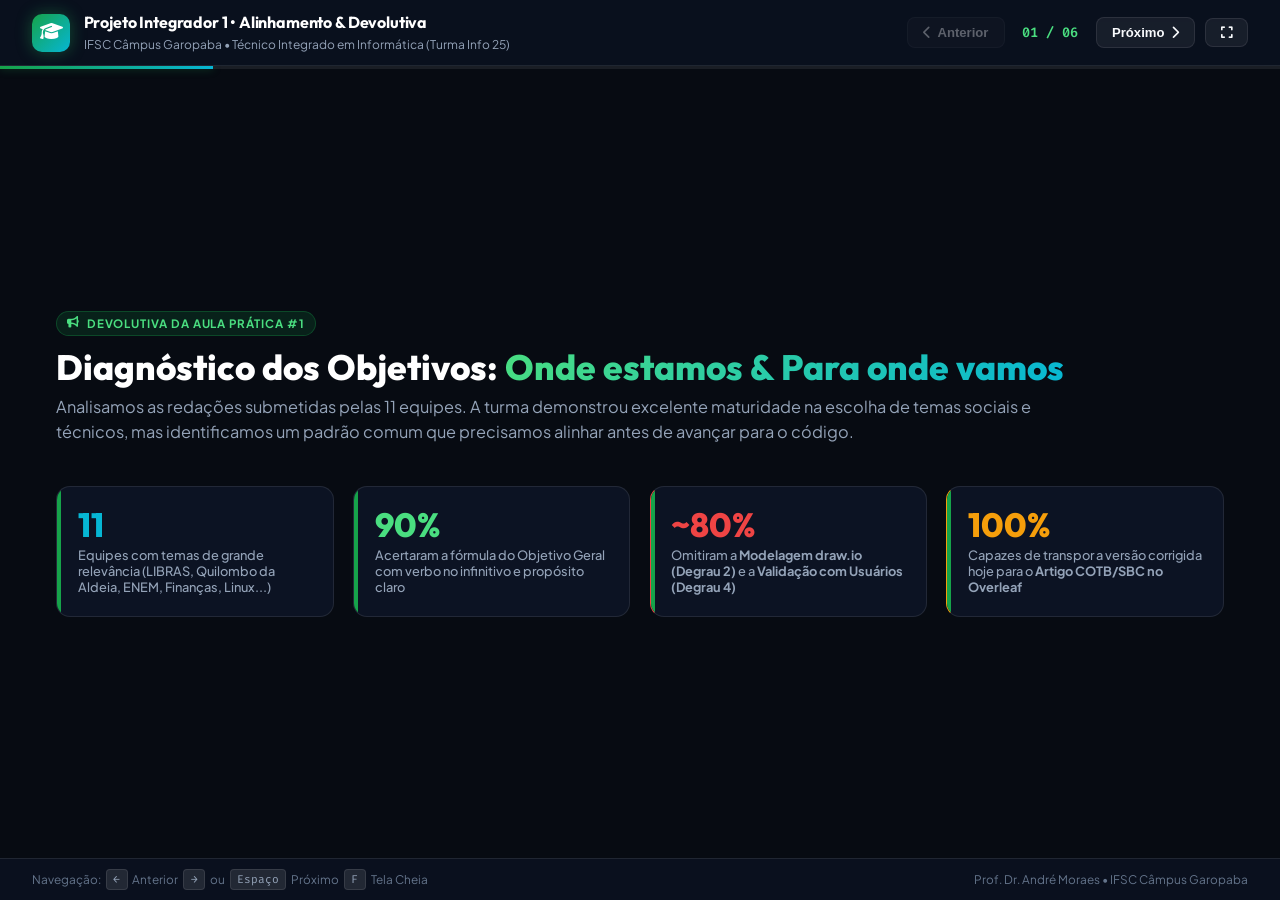
<file: 2026-2/devolutiva-objetivos-cotb/index.html>
<!DOCTYPE html>
<html lang="pt-BR">

<head>
  <meta charset="UTF-8">
  <meta name="viewport" content="width=device-width, initial-scale=1.0">
  <title>Devolutiva de Objetivos & Integração COTB/SBC — PI-1 (IFSC Garopaba)</title>
  <meta name="description" content="Slides interativos de alinhamento pedagógico dos 4 Degraus Metodológicos e transposição dos objetivos para o template do artigo científico COTB/SBC no Overleaf.">

  <!-- Google Fonts -->
  <link rel="preconnect" href="https://fonts.googleapis.com">
  <link rel="preconnect" href="https://fonts.gstatic.com" crossorigin>
  <link href="https://fonts.googleapis.com/css2?family=Outfit:wght@400;500;600;700;800;900&family=Plus+Jakarta+Sans:wght@300;400;500;600;700&family=Fira+Code:wght@400;500;600&display=swap" rel="stylesheet">

  <!-- Bootstrap Icons & FontAwesome -->
  <link rel="stylesheet" href="https://cdn.jsdelivr.net/npm/bootstrap-icons@1.11.3/font/bootstrap-icons.min.css">
  <link rel="stylesheet" href="https://cdnjs.cloudflare.com/ajax/libs/font-awesome/6.4.0/css/all.min.css">

  <style>
    :root {
      --ifsc-green: #16a34a;
      --ifsc-green-light: #4ade80;
      --ifsc-green-glow: rgba(34, 197, 94, 0.35);
      --ifsc-red: #ef4444;

      --bg-dark: #070b12;
      --bg-card: rgba(15, 23, 42, 0.85);
      --bg-card-hover: rgba(22, 33, 58, 0.95);
      --border-color: rgba(255, 255, 255, 0.09);
      --border-glow: rgba(34, 197, 94, 0.4);

      --accent-cyan: #06b6d4;
      --accent-blue: #3b82f6;
      --accent-amber: #f59e0b;
      --accent-purple: #a855f7;

      --text-main: #f8fafc;
      --text-muted: #94a3b8;
      --text-dim: #64748b;

      --radius-sm: 8px;
      --radius-md: 14px;
      --radius-lg: 20px;
      --shadow-glass: 0 12px 40px rgba(0, 0, 0, 0.45);
      --transition: all 0.28s cubic-bezier(0.4, 0, 0.2, 1);
    }

    * {
      box-sizing: border-box;
      margin: 0;
      padding: 0;
    }

    body {
      font-family: 'Plus Jakarta Sans', sans-serif;
      background-color: var(--bg-dark);
      color: var(--text-main);
      height: 100vh;
      width: 100vw;
      overflow: hidden;
      display: flex;
      flex-direction: column;
    }

    /* Top Bar */
    .top-bar {
      display: flex;
      justify-content: space-between;
      align-items: center;
      padding: 0.75rem 2rem;
      background: rgba(11, 17, 32, 0.9);
      backdrop-filter: blur(14px);
      border-bottom: 1px solid var(--border-color);
      z-index: 50;
    }

    .brand-group {
      display: flex;
      align-items: center;
      gap: 0.85rem;
    }

    .brand-icon {
      width: 38px;
      height: 38px;
      border-radius: 10px;
      background: linear-gradient(135deg, var(--ifsc-green), var(--accent-cyan));
      display: flex;
      align-items: center;
      justify-content: center;
      color: #fff;
      font-size: 1.15rem;
      box-shadow: 0 0 16px var(--ifsc-green-glow);
    }

    .brand-text h1 {
      font-family: 'Outfit', sans-serif;
      font-size: 1rem;
      font-weight: 700;
      letter-spacing: -0.01em;
      color: #fff;
    }

    .brand-text span {
      font-size: 0.75rem;
      color: var(--text-muted);
    }

    .nav-controls {
      display: flex;
      align-items: center;
      gap: 0.6rem;
    }

    .btn-nav {
      background: rgba(255, 255, 255, 0.06);
      border: 1px solid var(--border-color);
      color: var(--text-main);
      padding: 0.45rem 0.95rem;
      border-radius: var(--radius-sm);
      cursor: pointer;
      font-size: 0.82rem;
      font-weight: 600;
      display: inline-flex;
      align-items: center;
      gap: 0.4rem;
      transition: var(--transition);
    }

    .btn-nav:hover:not(:disabled) {
      background: var(--ifsc-green);
      border-color: var(--ifsc-green);
      color: #fff;
      box-shadow: 0 0 14px var(--ifsc-green-glow);
    }

    .btn-nav:disabled {
      opacity: 0.35;
      cursor: not-allowed;
    }

    .slide-counter {
      font-family: 'Fira Code', monospace;
      font-size: 0.85rem;
      font-weight: 600;
      color: var(--ifsc-green-light);
      padding: 0 0.5rem;
    }

    /* Progress Bar */
    .progress-track {
      width: 100%;
      height: 3px;
      background: rgba(255, 255, 255, 0.08);
      position: relative;
    }

    .progress-fill {
      height: 100%;
      background: linear-gradient(90deg, var(--ifsc-green), var(--accent-cyan));
      width: 16.66%;
      transition: width 0.35s ease;
      box-shadow: 0 0 8px var(--ifsc-green-glow);
    }

    /* Slide Deck Viewport */
    .deck-viewport {
      flex: 1;
      position: relative;
      overflow: hidden;
    }

    .slide {
      position: absolute;
      top: 0;
      left: 0;
      width: 100%;
      height: 100%;
      padding: 2.2rem 3.5rem;
      opacity: 0;
      visibility: hidden;
      transform: translateX(40px);
      transition: opacity 0.35s ease, transform 0.35s ease, visibility 0.35s;
      overflow-y: auto;
      display: flex;
      flex-direction: column;
      justify-content: center;
    }

    .slide.active {
      opacity: 1;
      visibility: visible;
      transform: translateX(0);
    }

    /* Typography & Badges */
    .slide-tag {
      display: inline-flex;
      align-items: center;
      gap: 0.4rem;
      font-size: 0.72rem;
      font-weight: 700;
      text-transform: uppercase;
      letter-spacing: 0.08em;
      padding: 0.25rem 0.65rem;
      border-radius: 999px;
      background: rgba(22, 163, 74, 0.15);
      border: 1px solid rgba(22, 163, 74, 0.3);
      color: var(--ifsc-green-light);
      margin-bottom: 0.7rem;
      width: fit-content;
    }

    .slide-title {
      font-family: 'Outfit', sans-serif;
      font-size: 2.2rem;
      font-weight: 800;
      line-height: 1.15;
      margin-bottom: 0.5rem;
      color: #fff;
    }

    .slide-title span {
      background: linear-gradient(135deg, var(--ifsc-green-light), var(--accent-cyan));
      -webkit-background-clip: text;
      -webkit-text-fill-color: transparent;
    }

    .slide-lead {
      color: var(--text-muted);
      font-size: 1.02rem;
      line-height: 1.5;
      margin-bottom: 1.6rem;
      max-width: 980px;
    }

    /* Cards & Grids */
    .glass-card {
      background: var(--bg-card);
      border: 1px solid var(--border-color);
      border-radius: var(--radius-md);
      padding: 1.25rem;
      backdrop-filter: blur(12px);
      transition: var(--transition);
    }

    .glass-card:hover {
      border-color: var(--border-glow);
      transform: translateY(-2px);
    }

    /* Slide 1 Specifics */
    .hero-stats-grid {
      display: grid;
      grid-template-columns: repeat(4, 1fr);
      gap: 1.2rem;
      margin-top: 1rem;
    }

    .stat-card {
      background: rgba(15, 23, 42, 0.75);
      border: 1px solid var(--border-color);
      border-radius: var(--radius-md);
      padding: 1.3rem;
      position: relative;
      overflow: hidden;
    }

    .stat-card::before {
      content: '';
      position: absolute;
      top: 0;
      left: 0;
      width: 4px;
      height: 100%;
      background: var(--ifsc-green);
    }

    .stat-num {
      font-family: 'Outfit', sans-serif;
      font-size: 2.1rem;
      font-weight: 800;
      color: #fff;
      line-height: 1;
      margin-bottom: 0.35rem;
    }

    .stat-label {
      font-size: 0.8rem;
      color: var(--text-muted);
      font-weight: 500;
    }

    /* Slide 2: Pipeline Diagram */
    .pipeline-container {
      display: flex;
      align-items: center;
      justify-content: space-between;
      gap: 0.6rem;
      margin-top: 1rem;
      position: relative;
    }

    .pipeline-step {
      flex: 1;
      background: rgba(15, 23, 42, 0.85);
      border: 1px solid var(--border-color);
      border-radius: var(--radius-md);
      padding: 1.25rem 1rem;
      text-align: center;
      position: relative;
      transition: var(--transition);
    }

    .pipeline-step:hover {
      border-color: var(--ifsc-green);
      transform: translateY(-4px);
      box-shadow: 0 8px 24px var(--ifsc-green-glow);
    }

    .pipeline-step.active-focus {
      border-color: var(--accent-cyan);
      box-shadow: 0 0 20px rgba(6, 182, 212, 0.25);
    }

    .step-badge {
      width: 32px;
      height: 32px;
      border-radius: 50%;
      background: rgba(255, 255, 255, 0.08);
      color: var(--ifsc-green-light);
      display: inline-flex;
      align-items: center;
      justify-content: center;
      font-weight: 700;
      font-size: 0.9rem;
      margin-bottom: 0.6rem;
      font-family: 'Outfit', sans-serif;
    }

    .step-title {
      font-family: 'Outfit', sans-serif;
      font-size: 0.95rem;
      font-weight: 700;
      color: #fff;
      margin-bottom: 0.3rem;
    }

    .step-desc {
      font-size: 0.75rem;
      color: var(--text-muted);
      line-height: 1.4;
    }

    .pipeline-arrow {
      color: var(--text-dim);
      font-size: 1.2rem;
      flex-shrink: 0;
    }

    /* Slide 3: 4 Degraus Grid */
    .degraus-grid {
      display: grid;
      grid-template-columns: repeat(4, 1fr);
      gap: 1.1rem;
      margin-top: 0.8rem;
    }

    .degrau-card {
      background: rgba(15, 23, 42, 0.9);
      border: 1px solid var(--border-color);
      border-radius: var(--radius-md);
      padding: 1.2rem;
      display: flex;
      flex-direction: column;
      justify-content: space-between;
      border-top: 3px solid var(--ifsc-green);
    }

    .degrau-header {
      display: flex;
      justify-content: space-between;
      align-items: center;
      margin-bottom: 0.6rem;
    }

    .degrau-pill {
      font-size: 0.68rem;
      font-weight: 700;
      padding: 0.2rem 0.5rem;
      border-radius: 6px;
      background: rgba(34, 197, 94, 0.15);
      color: var(--ifsc-green-light);
    }

    .degrau-title {
      font-family: 'Outfit', sans-serif;
      font-size: 1.05rem;
      font-weight: 700;
      color: #fff;
      margin-bottom: 0.4rem;
    }

    .degrau-verbs {
      font-size: 0.76rem;
      color: var(--accent-cyan);
      font-family: 'Fira Code', monospace;
      margin-bottom: 0.7rem;
      line-height: 1.4;
    }

    .degrau-deliverable {
      font-size: 0.78rem;
      color: var(--text-muted);
      line-height: 1.45;
      background: rgba(0, 0, 0, 0.3);
      padding: 0.6rem 0.75rem;
      border-radius: 8px;
      border-left: 2px solid var(--accent-amber);
    }

    /* Slide 4: Antes vs Depois */
    .compare-container {
      display: grid;
      grid-template-columns: 1fr 1fr;
      gap: 1.5rem;
      margin-top: 0.8rem;
    }

    .compare-box {
      background: rgba(15, 23, 42, 0.85);
      border-radius: var(--radius-md);
      padding: 1.4rem;
      border: 1px solid var(--border-color);
    }

    .compare-box.bad {
      border-left: 4px solid var(--ifsc-red);
    }

    .compare-box.good {
      border-left: 4px solid var(--ifsc-green);
    }

    .compare-title {
      font-family: 'Outfit', sans-serif;
      font-size: 1.1rem;
      font-weight: 700;
      margin-bottom: 0.8rem;
      display: flex;
      align-items: center;
      gap: 0.5rem;
    }

    .compare-list {
      list-style: none;
      display: flex;
      flex-direction: column;
      gap: 0.7rem;
    }

    .compare-list li {
      font-size: 0.85rem;
      line-height: 1.5;
      padding-left: 1.4rem;
      position: relative;
    }

    .compare-box.bad li::before {
      content: '❌';
      position: absolute;
      left: 0;
      font-size: 0.8rem;
    }

    .compare-box.good li::before {
      content: '✔️';
      position: absolute;
      left: 0;
      font-size: 0.8rem;
    }

    /* Slide 5: LaTeX Code Preview */
    .latex-preview-wrap {
      display: grid;
      grid-template-columns: 1fr 1fr;
      gap: 1.5rem;
      margin-top: 0.6rem;
    }

    .code-panel {
      background: #040810;
      border: 1px solid rgba(255, 255, 255, 0.12);
      border-radius: var(--radius-md);
      padding: 1.2rem;
      font-family: 'Fira Code', monospace;
      font-size: 0.8rem;
      color: #e2e8f0;
      line-height: 1.6;
      overflow-x: auto;
      position: relative;
    }

    .copy-btn {
      position: absolute;
      top: 0.8rem;
      right: 0.8rem;
      background: rgba(255, 255, 255, 0.1);
      border: 1px solid rgba(255, 255, 255, 0.15);
      color: #fff;
      padding: 0.35rem 0.75rem;
      border-radius: 6px;
      font-size: 0.75rem;
      cursor: pointer;
      display: inline-flex;
      align-items: center;
      gap: 0.35rem;
      transition: var(--transition);
    }

    .copy-btn:hover {
      background: var(--ifsc-green);
      border-color: var(--ifsc-green);
    }

    .rendered-article-panel {
      background: #ffffff;
      color: #1e293b;
      border-radius: var(--radius-md);
      padding: 1.4rem;
      font-family: 'Times New Roman', Times, serif;
      font-size: 0.88rem;
      line-height: 1.6;
      box-shadow: var(--shadow-glass);
      overflow-y: auto;
      max-height: 380px;
    }

    .rendered-article-panel h4 {
      font-family: 'Times New Roman', Times, serif;
      font-weight: bold;
      font-size: 1rem;
      margin-bottom: 0.5rem;
      color: #0f172a;
    }

    /* Slide 6: Checklist */
    .checklist-container {
      display: grid;
      grid-template-columns: repeat(3, 1fr);
      gap: 1.2rem;
      margin-top: 1rem;
    }

    .task-card {
      background: rgba(15, 23, 42, 0.85);
      border: 1px solid var(--border-color);
      border-radius: var(--radius-md);
      padding: 1.3rem;
      cursor: pointer;
      transition: var(--transition);
      display: flex;
      flex-direction: column;
      justify-content: space-between;
    }

    .task-card.done {
      border-color: var(--ifsc-green);
      background: rgba(22, 163, 74, 0.1);
    }

    .task-top {
      display: flex;
      align-items: flex-start;
      gap: 0.75rem;
    }

    .task-checkbox {
      width: 22px;
      height: 22px;
      border-radius: 6px;
      border: 2px solid var(--border-color);
      display: flex;
      align-items: center;
      justify-content: center;
      flex-shrink: 0;
      color: transparent;
      transition: var(--transition);
    }

    .task-card.done .task-checkbox {
      background: var(--ifsc-green);
      border-color: var(--ifsc-green);
      color: #fff;
    }

    .task-info h4 {
      font-family: 'Outfit', sans-serif;
      font-size: 0.98rem;
      font-weight: 700;
      color: #fff;
      margin-bottom: 0.35rem;
    }

    .task-info p {
      font-size: 0.78rem;
      color: var(--text-muted);
      line-height: 1.45;
    }

    /* Toast */
    #toast {
      position: fixed;
      bottom: 2rem;
      right: 2rem;
      background: #0f172a;
      border: 1px solid var(--ifsc-green);
      color: #fff;
      padding: 0.75rem 1.4rem;
      border-radius: var(--radius-md);
      box-shadow: 0 8px 30px rgba(0, 0, 0, 0.6);
      font-size: 0.85rem;
      display: flex;
      align-items: center;
      gap: 0.6rem;
      z-index: 1000;
      opacity: 0;
      pointer-events: none;
      transform: translateY(15px);
      transition: var(--transition);
    }

    #toast.show {
      opacity: 1;
      pointer-events: auto;
      transform: translateY(0);
    }

    /* Footer hints */
    .deck-footer {
      padding: 0.6rem 2rem;
      background: rgba(11, 17, 32, 0.9);
      border-top: 1px solid var(--border-color);
      display: flex;
      justify-content: space-between;
      align-items: center;
      font-size: 0.74rem;
      color: var(--text-dim);
    }

    .kbd-hint {
      display: inline-flex;
      align-items: center;
      gap: 0.3rem;
    }

    kbd {
      background: rgba(255, 255, 255, 0.1);
      border: 1px solid var(--border-color);
      border-radius: 4px;
      padding: 0.15rem 0.4rem;
      font-size: 0.7rem;
      font-family: 'Fira Code', monospace;
      color: var(--text-muted);
    }
  </style>
</head>

<body>

  <!-- Top Bar -->
  <header class="top-bar">
    <div class="brand-group">
      <div class="brand-icon">
        <i class="fa-solid fa-graduation-cap"></i>
      </div>
      <div class="brand-text">
        <h1>Projeto Integrador 1 • Alinhamento & Devolutiva</h1>
        <span>IFSC Câmpus Garopaba • Técnico Integrado em Informática (Turma Info 25)</span>
      </div>
    </div>

    <div class="nav-controls">
      <button class="btn-nav" id="btn-prev" onclick="prevSlide()" disabled title="Slide Anterior (Seta Esquerda)">
        <i class="fa-solid fa-chevron-left"></i> Anterior
      </button>
      <span class="slide-counter" id="slide-num">01 / 06</span>
      <button class="btn-nav" id="btn-next" onclick="nextSlide()" title="Próximo Slide (Seta Direita / Espaço)">
        Próximo <i class="fa-solid fa-chevron-right"></i>
      </button>
      <button class="btn-nav" onclick="toggleFullscreen()" title="Alternar Tela Cheia (F)">
        <i class="fa-solid fa-expand"></i>
      </button>
    </div>
  </header>

  <!-- Progress Bar -->
  <div class="progress-track">
    <div class="progress-fill" id="progress-bar"></div>
  </div>

  <!-- Deck Viewport -->
  <main class="deck-viewport">

    <!-- SLIDE 1: ABERTURA & DIAGNÓSTICO -->
    <section class="slide active" id="slide-1">
      <div class="slide-tag"><i class="fa-solid fa-bullhorn"></i> Devolutiva da Aula Prática #1</div>
      <h2 class="slide-title">Diagnóstico dos Objetivos: <span>Onde estamos & Para onde vamos</span></h2>
      <p class="slide-lead">
        Analisamos as redações submetidas pelas 11 equipes. A turma demonstrou excelente maturidade na escolha de temas sociais e técnicos, mas identificamos um padrão comum que precisamos alinhar antes de avançar para o código.
      </p>

      <div class="hero-stats-grid">
        <div class="stat-card">
          <div class="stat-num" style="color: var(--accent-cyan);">11</div>
          <div class="stat-label">Equipes com temas de grande relevância (LIBRAS, Quilombo da Aldeia, ENEM, Finanças, Linux...)</div>
        </div>
        <div class="stat-card">
          <div class="stat-num" style="color: var(--ifsc-green-light);">90%</div>
          <div class="stat-label">Acertaram a fórmula do Objetivo Geral com verbo no infinitivo e propósito claro</div>
        </div>
        <div class="stat-card" style="border-left-color: var(--ifsc-red);">
          <div class="stat-num" style="color: var(--ifsc-red);">~80%</div>
          <div class="stat-label">Omitiram a <strong>Modelagem draw.io (Degrau 2)</strong> e a <strong>Validação com Usuários (Degrau 4)</strong></div>
        </div>
        <div class="stat-card" style="border-left-color: var(--accent-amber);">
          <div class="stat-num" style="color: var(--accent-amber);">100%</div>
          <div class="stat-label">Capazes de transpor a versão corrigida hoje para o <strong>Artigo COTB/SBC no Overleaf</strong></div>
        </div>
      </div>
    </section>

    <!-- SLIDE 2: O PIPELINE METODOLÓGICO COMPLETO -->
    <section class="slide" id="slide-2">
      <div class="slide-tag"><i class="fa-solid fa-diagram-project"></i> Arquitetura Metodológica</div>
      <h2 class="slide-title">A Demanda: <span>Do Problema Real à Submissão do Artigo</span></h2>
      <p class="slide-lead">
        Os objetivos não são campos soltos de um formulário. Eles representam a linha do tempo executável que guiará o grupo da concepção aos testes práticos.
      </p>

      <div class="pipeline-container">
        <div class="pipeline-step">
          <div class="step-badge">1</div>
          <div class="step-title">Problema Real</div>
          <div class="step-desc">Dor real da comunidade ou estudantes identificada pela equipe.</div>
        </div>

        <div class="pipeline-arrow"><i class="fa-solid fa-arrow-right"></i></div>

        <div class="pipeline-step active-focus">
          <div class="step-badge" style="background: var(--ifsc-green); color: #fff;">2</div>
          <div class="step-title">4 Degraus Técnicos</div>
          <div class="step-desc">Requisitos &rarr; Modelagem draw.io &rarr; Código Web &rarr; Validação.</div>
        </div>

        <div class="pipeline-arrow"><i class="fa-solid fa-arrow-right"></i></div>

        <div class="pipeline-step">
          <div class="step-badge">3</div>
          <div class="step-title">Artigo Overleaf</div>
          <div class="step-desc">Inserção dos objetivos no fechamento da Seção 1 (Introdução).</div>
        </div>

        <div class="pipeline-arrow"><i class="fa-solid fa-arrow-right"></i></div>

        <div class="pipeline-step">
          <div class="step-badge">4</div>
          <div class="step-title">Execução & Git</div>
          <div class="step-desc">Diagramas vivos, repositório GitHub e deploy no GitHub Pages.</div>
        </div>

        <div class="pipeline-arrow"><i class="fa-solid fa-arrow-right"></i></div>

        <div class="pipeline-step">
          <div class="step-badge">5</div>
          <div class="step-title">Submissão COTB</div>
          <div class="step-desc">Artigo científico concluído e submetido a evento oficial da SBC.</div>
        </div>
      </div>

      <div class="glass-card" style="margin-top: 1.5rem; border-left: 4px solid var(--accent-cyan); display: flex; align-items: center; gap: 1rem;">
        <i class="fa-solid fa-lightbulb" style="font-size: 1.6rem; color: var(--accent-cyan);"></i>
        <div>
          <strong style="color: #fff;">Por que isso importa?</strong>
          <p style="font-size: 0.85rem; color: var(--text-muted); margin-top: 0.2rem;">
            Quando o avaliador da SBC lê seu artigo, ele avalia se a sua metodologia cumpriu exatamente o que foi prometido nos objetivos específicos.
          </p>
        </div>
      </div>
    </section>

    <!-- SLIDE 3: OS 4 DEGRAUS METODOLÓGICOS DETALHADOS -->
    <section class="slide" id="slide-3">
      <div class="slide-tag"><i class="fa-solid fa-stairs"></i> Os 4 Degraus de Execução Técnica</div>
      <h2 class="slide-title">A Trilha Obrigatória dos <span>Objetivos Específicos</span></h2>
      <p class="slide-lead">
        Todo projeto de PI-1 deve conter no mínimo 1 objetivo específico para cada um destes 4 degraus fundamentais:
      </p>

      <div class="degraus-grid">
        <!-- Degrau 1 -->
        <div class="degrau-card">
          <div>
            <div class="degrau-header">
              <span class="degrau-pill">DEGRAU 1</span>
              <i class="fa-solid fa-magnifying-glass" style="color: var(--ifsc-green-light);"></i>
            </div>
            <div class="degrau-title">Requisitos & Diagnóstico</div>
            <div class="degrau-verbs">Mapear, Identificar, Levantar, Investigar</div>
          </div>
          <div class="degrau-deliverable">
            <strong>Entregável:</strong> Questionários, entrevistas ou levantamento documental das dores dos usuários.
          </div>
        </div>

        <!-- Degrau 2 -->
        <div class="degrau-card" style="border-top-color: var(--accent-cyan);">
          <div>
            <div class="degrau-header">
              <span class="degrau-pill" style="background: rgba(6, 182, 212, 0.15); color: var(--accent-cyan);">DEGRAU 2</span>
              <i class="fa-solid fa-sitemap" style="color: var(--accent-cyan);"></i>
            </div>
            <div class="degrau-title">Modelagem & Design</div>
            <div class="degrau-verbs">Modelar, Prototipar, Projetar, Estruturar</div>
          </div>
          <div class="degrau-deliverable">
            <strong>Entregável:</strong> Diagrama de arquitetura no <code>draw.io</code> e wireframes visuais de navegação.
          </div>
        </div>

        <!-- Degrau 3 -->
        <div class="degrau-card" style="border-top-color: var(--accent-purple);">
          <div>
            <div class="degrau-header">
              <span class="degrau-pill" style="background: rgba(168, 85, 247, 0.15); color: var(--accent-purple);">DEGRAU 3</span>
              <i class="fa-solid fa-code" style="color: var(--accent-purple);"></i>
            </div>
            <div class="degrau-title">Implementação & Código</div>
            <div class="degrau-verbs">Desenvolver, Codificar, Versionar, Publicar</div>
          </div>
          <div class="degrau-deliverable">
            <strong>Entregável:</strong> Aplicação web (HTML/CSS/JS) no GitHub com deploy público no GitHub Pages.
          </div>
        </div>

        <!-- Degrau 4 -->
        <div class="degrau-card" style="border-top-color: var(--accent-amber);">
          <div>
            <div class="degrau-header">
              <span class="degrau-pill" style="background: rgba(245, 158, 11, 0.15); color: var(--accent-amber);">DEGRAU 4</span>
              <i class="fa-solid fa-user-check" style="color: var(--accent-amber);"></i>
            </div>
            <div class="degrau-title">Validação & Testes</div>
            <div class="degrau-verbs">Validar, Avaliar, Testar, Mensurar usabilidade</div>
          </div>
          <div class="degrau-deliverable">
            <strong>Entregável:</strong> Testes empíricos com usuários reais ou colegas de turma e métricas de satisfação.
          </div>
        </div>
      </div>

      <div class="glass-card" style="margin-top: 1.2rem; border-color: rgba(239, 68, 68, 0.3); background: rgba(239, 68, 68, 0.05); padding: 0.85rem 1.25rem;">
        <span style="color: var(--ifsc-red); font-weight: 700; font-size: 0.85rem;"><i class="fa-solid fa-triangle-exclamation"></i> REGRA ANTI-ESTUDO PASSIVO:</span>
        <span style="font-size: 0.82rem; color: var(--text-muted); margin-left: 0.5rem;">
          Nunca coloque tarefas rotineiras ("estudar JavaScript", "ler artigos") ou papéis do professor ("ensinar finanças"). O objetivo de vocês é <strong>construir e validar a solução de software</strong>!
        </span>
      </div>
    </section>

    <!-- SLIDE 4: ANTES VS DEPOIS (CASOS DA TURMA) -->
    <section class="slide" id="slide-4">
      <div class="slide-tag"><i class="fa-solid fa-code-compare"></i> Análise Comparativa Real</div>
      <h2 class="slide-title">Refatorando na Prática: <span>Antes vs. Depois</span></h2>
      <p class="slide-lead">
        Veja a diferença entre listar meras funcionalidades internas e estruturar os 4 degraus técnicos de engenharia:
      </p>

      <div class="compare-container">
        <!-- ANTES -->
        <div class="compare-box bad">
          <div class="compare-title" style="color: var(--ifsc-red);">
            <i class="fa-solid fa-circle-xmark"></i> Redação Típica Inicial (Problemas Comuns)
          </div>
          <ul class="compare-list">
            <li><strong>Falta de degraus de engenharia:</strong> "Disponibilizar conteúdos educativos sobre LIBRAS / Finanças / Leis" <em>(Isso é conteúdo, não é entrega de software).</em></li>
            <li><strong>Foco no papel do professor:</strong> "Ensinar conceitos básicos de economia para jovens" <em>(O software apoia, mas quem ensina é o usuário).</em></li>
            <li><strong>Repetição do Geral:</strong> O 1º específico apenas repete com outras palavras o que já estava dito no Objetivo Geral.</li>
            <li><strong>Omissão completa da modelagem e validação:</strong> Não cita draw.io, wireframes, nem testes de usabilidade com a turma.</li>
          </ul>
        </div>

        <!-- DEPOIS -->
        <div class="compare-box good">
          <div class="compare-title" style="color: var(--ifsc-green-light);">
            <i class="fa-solid fa-circle-check"></i> Redação Padrão COTB/SBC (Refatorada)
          </div>
          <ul class="compare-list">
            <li><strong>Degrau 1 (Requisitos):</strong> "Mapear as necessidades e dificuldades de aprendizagem através de questionário com o público-alvo;"</li>
            <li><strong>Degrau 2 (Modelagem):</strong> "Modelar a arquitetura no draw.io e prototipar wireframes responsivos de interação;"</li>
            <li><strong>Degrau 3 (Código):</strong> "Desenvolver a plataforma web (HTML5, CSS3, JavaScript) versionada no GitHub com deploy no GitHub Pages;"</li>
            <li><strong>Degrau 4 (Validação):</strong> "Validar a usabilidade e interatividade aplicando testes práticos com estudantes e coletando métricas."</li>
          </ul>
        </div>
      </div>
    </section>

    <!-- SLIDE 5: A CONEXÃO COM O OVERLEAF (LATEX) -->
    <section class="slide" id="slide-5">
      <div class="slide-tag"><i class="fa-solid fa-file-code"></i> Overleaf & Modelo COTB/SBC</div>
      <h2 class="slide-title">Onde os Objetivos Vivem no <span>Artigo Científico</span></h2>
      <p class="slide-lead">
        No modelo da SBC, a <strong>Seção 1 (Introdução)</strong> fecha obrigatoriamente com o parágrafo da meta geral e a enumeração dos 4 degraus.
      </p>

      <div class="latex-preview-wrap">
        <!-- Código LaTeX -->
        <div class="code-panel">
          <button class="copy-btn" onclick="copiarLatex()" id="btn-copy-latex">
            <i class="fa-solid fa-copy"></i> Copiar Código
          </button>
<pre><span style="color:#64748b;">% Fechamento da Seção 1 (Introdução) no template SBC</span>
\section{Introdução}

[... Problema real e contextualização da área ...]

O objetivo geral deste trabalho é desenvolver uma 
plataforma web interativa de apoio ao aprendizado... 

Para tanto, definem-se os seguintes objetivos específicos:
\begin{enumerate}
  \item \textbf{Requisitos:} Mapear as principais necessidades 
        dos usuários mediante aplicação de questionário;
  \item \textbf{Modelagem:} Modelar a arquitetura no draw.io e 
        prototipar os wireframes das interfaces;
  \item \textbf{Implementação:} Desenvolver a aplicação web 
        utilizando HTML5, CSS3, JavaScript e versionamento Git;
  \item \textbf{Validação:} Validar a usabilidade da solução 
        através de testes práticos com a turma.
\end{enumerate}</pre>
        </div>

        <!-- Artigo Renderizado Simulado -->
        <div class="rendered-article-panel">
          <h4>1. Introdução</h4>
          <p style="margin-bottom: 0.8rem; text-indent: 1.5em; text-align: justify;">
            A utilização de ferramentas digitais no ensino técnico representa uma oportunidade essencial para a resolução de problemas práticos cotidianos. Entretanto, a falta de ferramentas acessíveis ainda dificulta...
          </p>
          <p style="margin-bottom: 0.6rem; text-indent: 1.5em; text-align: justify;">
            O objetivo geral deste trabalho é desenvolver uma plataforma web interativa voltada ao apoio à aprendizagem acessível. Para tanto, definem-se os seguintes objetivos específicos:
          </p>
          <ol style="padding-left: 2rem; margin-bottom: 0.8rem;">
            <li><strong>Requisitos:</strong> Mapear as principais necessidades dos usuários mediante aplicação de questionário;</li>
            <li><strong>Modelagem:</strong> Modelar a arquitetura no draw.io e prototipar os wireframes das interfaces;</li>
            <li><strong>Implementação:</strong> Desenvolver a aplicação web utilizando HTML5, CSS3, JavaScript e versionamento Git;</li>
            <li><strong>Validação:</strong> Validar a usabilidade da solução através de testes práticos com a turma.</li>
          </ol>
        </div>
      </div>
    </section>

    <!-- SLIDE 6: LABORATÓRIO DE AMANHÃ (MISSÃO DA EQUIPE) -->
    <section class="slide" id="slide-6">
      <div class="slide-tag"><i class="fa-solid fa-clipboard-check"></i> Missão Prática de Produção</div>
      <h2 class="slide-title">Roteiro de Aula: <span>Checklist das Equipes</span></h2>
      <p class="slide-lead">
        Trabalho cooperativo no laboratório: cada equipe senta junta no Overleaf para fechar a entrega:
      </p>

      <div class="checklist-container">
        <!-- Tarefa 1 -->
        <div class="task-card" onclick="toggleTask(this)">
          <div class="task-top">
            <div class="task-checkbox"><i class="fa-solid fa-check"></i></div>
            <div class="task-info">
              <h4>1. Refatorar os 4 Degraus</h4>
              <p>Reescrever os objetivos específicos do projeto garantindo a presença dos 4 degraus técnicos (Requisitos, Modelagem, Código e Testes).</p>
            </div>
          </div>
          <span style="font-size:0.7rem;color:var(--text-dim);margin-top:0.8rem;">Clique para marcar como concluído</span>
        </div>

        <!-- Tarefa 2 -->
        <div class="task-card" onclick="toggleTask(this)">
          <div class="task-top">
            <div class="task-checkbox"><i class="fa-solid fa-check"></i></div>
            <div class="task-info">
              <h4>2. Inserir no Overleaf</h4>
              <p>Abrir o projeto compartilhado no Overleaf, atualizar o cabeçalho (título/autores) e colar os objetivos na Seção 1 (Introdução). Compilar o PDF!</p>
            </div>
          </div>
          <span style="font-size:0.7rem;color:var(--text-dim);margin-top:0.8rem;">Clique para marcar como concluído</span>
        </div>

        <!-- Tarefa 3 -->
        <div class="task-card" onclick="toggleTask(this)">
          <div class="task-top">
            <div class="task-checkbox"><i class="fa-solid fa-check"></i></div>
            <div class="task-info">
              <h4>3. Atualizar no Dashboard</h4>
              <p>Acessar o card do projeto no Dashboard de PI-1, atualizar o texto final aprovado e registrar o avanço com o link de leitura do Overleaf.</p>
            </div>
          </div>
          <span style="font-size:0.7rem;color:var(--text-dim);margin-top:0.8rem;">Clique para marcar como concluído</span>
        </div>
      </div>

      <div class="glass-card" style="margin-top: 1.5rem; display: flex; justify-content: space-between; align-items: center; background: linear-gradient(135deg, rgba(22, 163, 74, 0.15), rgba(6, 182, 212, 0.1));">
        <div>
          <strong style="color: #fff; font-size: 1.05rem;">Pronto para iniciar a oficina?</strong>
          <p style="color: var(--text-muted); font-size: 0.85rem; margin-top: 0.2rem;">
            Os orientadores passarão em cada bancada para validar os 4 degraus e homologar o PDF compilado!
          </p>
        </div>
        <a href="../index.html" class="btn-nav" style="background: var(--ifsc-green); color: #fff; border-color: var(--ifsc-green); padding: 0.6rem 1.2rem; font-size: 0.9rem;">
          <i class="fa-solid fa-chart-line"></i> Acessar Dashboard PI-1
        </a>
      </div>
    </section>

  </main>

  <!-- Footer -->
  <footer class="deck-footer">
    <div class="kbd-hint">
      <span>Navegação:</span>
      <kbd>&larr;</kbd> Anterior
      <kbd>&rarr;</kbd> ou <kbd>Espaço</kbd> Próximo
      <kbd>F</kbd> Tela Cheia
    </div>
    <div>Prof. Dr. André Moraes • IFSC Câmpus Garopaba</div>
  </footer>

  <!-- Toast Notification -->
  <div id="toast">
    <i class="fa-solid fa-circle-check" style="color: var(--ifsc-green-light);"></i>
    <span id="toast-text">Código LaTeX copiado para a área de transferência!</span>
  </div>

  <script>
    let currentSlide = 1;
    const totalSlides = 6;

    function updateSlide() {
      // Toggle slides
      for (let i = 1; i <= totalSlides; i++) {
        const slide = document.getElementById(`slide-${i}`);
        if (slide) {
          if (i === currentSlide) {
            slide.classList.add('active');
          } else {
            slide.classList.remove('active');
          }
        }
      }

      // Update counter
      document.getElementById('slide-num').innerText = `${String(currentSlide).padStart(2, '0')} / ${String(totalSlides).padStart(2, '0')}`;

      // Update progress bar
      const pct = (currentSlide / totalSlides) * 100;
      document.getElementById('progress-bar').style.width = `${pct}%`;

      // Update buttons
      document.getElementById('btn-prev').disabled = (currentSlide === 1);
      document.getElementById('btn-next').disabled = (currentSlide === totalSlides);
    }

    function nextSlide() {
      if (currentSlide < totalSlides) {
        currentSlide++;
        updateSlide();
      }
    }

    function prevSlide() {
      if (currentSlide > 1) {
        currentSlide--;
        updateSlide();
      }
    }

    function toggleFullscreen() {
      if (!document.fullscreenElement) {
        document.documentElement.requestFullscreen().catch(err => {
          console.error(`Erro ao ativar tela cheia: ${err.message}`);
        });
      } else {
        if (document.exitFullscreen) {
          document.exitFullscreen();
        }
      }
    }

    function toggleTask(card) {
      card.classList.toggle('done');
    }

    function copiarLatex() {
      const code = `% Fechamento da Seção 1 (Introdução) no template SBC
\\section{Introdução}

O objetivo geral deste trabalho é desenvolver uma plataforma web interativa... 

Para tanto, definem-se os seguintes objetivos específicos:
\\begin{enumerate}
  \\item \\textbf{Requisitos:} Mapear as principais necessidades dos usuários mediante aplicação de questionário;
  \\item \\textbf{Modelagem:} Modelar a arquitetura no draw.io e prototipar os wireframes das interfaces;
  \\item \\textbf{Implementação:} Desenvolver a aplicação web utilizando HTML5, CSS3, JavaScript e versionamento Git;
  \\item \\textbf{Validação:} Validar a usabilidade da solução através de testes práticos com a turma.
\\end{enumerate}`;

      navigator.clipboard.writeText(code).then(() => {
        showToast('Código LaTeX copiado com sucesso!');
        const btn = document.getElementById('btn-copy-latex');
        if (btn) {
          btn.innerHTML = '<i class="fa-solid fa-check"></i> Copiado!';
          setTimeout(() => {
            btn.innerHTML = '<i class="fa-solid fa-copy"></i> Copiar Código';
          }, 2500);
        }
      }).catch(err => {
        showToast('Erro ao copiar código.');
      });
    }

    function showToast(msg) {
      const toast = document.getElementById('toast');
      const text = document.getElementById('toast-text');
      if (toast && text) {
        text.innerText = msg;
        toast.classList.add('show');
        setTimeout(() => {
          toast.classList.remove('show');
        }, 3000);
      }
    }

    // Keyboard navigation
    window.addEventListener('keydown', (e) => {
      if (e.key === 'ArrowRight' || e.key === ' ' || e.key === 'PageDown') {
        e.preventDefault();
        nextSlide();
      } else if (e.key === 'ArrowLeft' || e.key === 'PageUp') {
        e.preventDefault();
        prevSlide();
      } else if (e.key === 'f' || e.key === 'F') {
        toggleFullscreen();
      }
    });

    // Touch support (swipe)
    let touchStartX = 0;
    let touchEndX = 0;
    window.addEventListener('touchstart', (e) => {
      touchStartX = e.changedTouches[0].screenX;
    }, false);
    window.addEventListener('touchend', (e) => {
      touchEndX = e.changedTouches[0].screenX;
      if (touchEndX < touchStartX - 50) nextSlide();
      if (touchEndX > touchStartX + 50) prevSlide();
    }, false);
  </script>
</body>

</html>
</file>
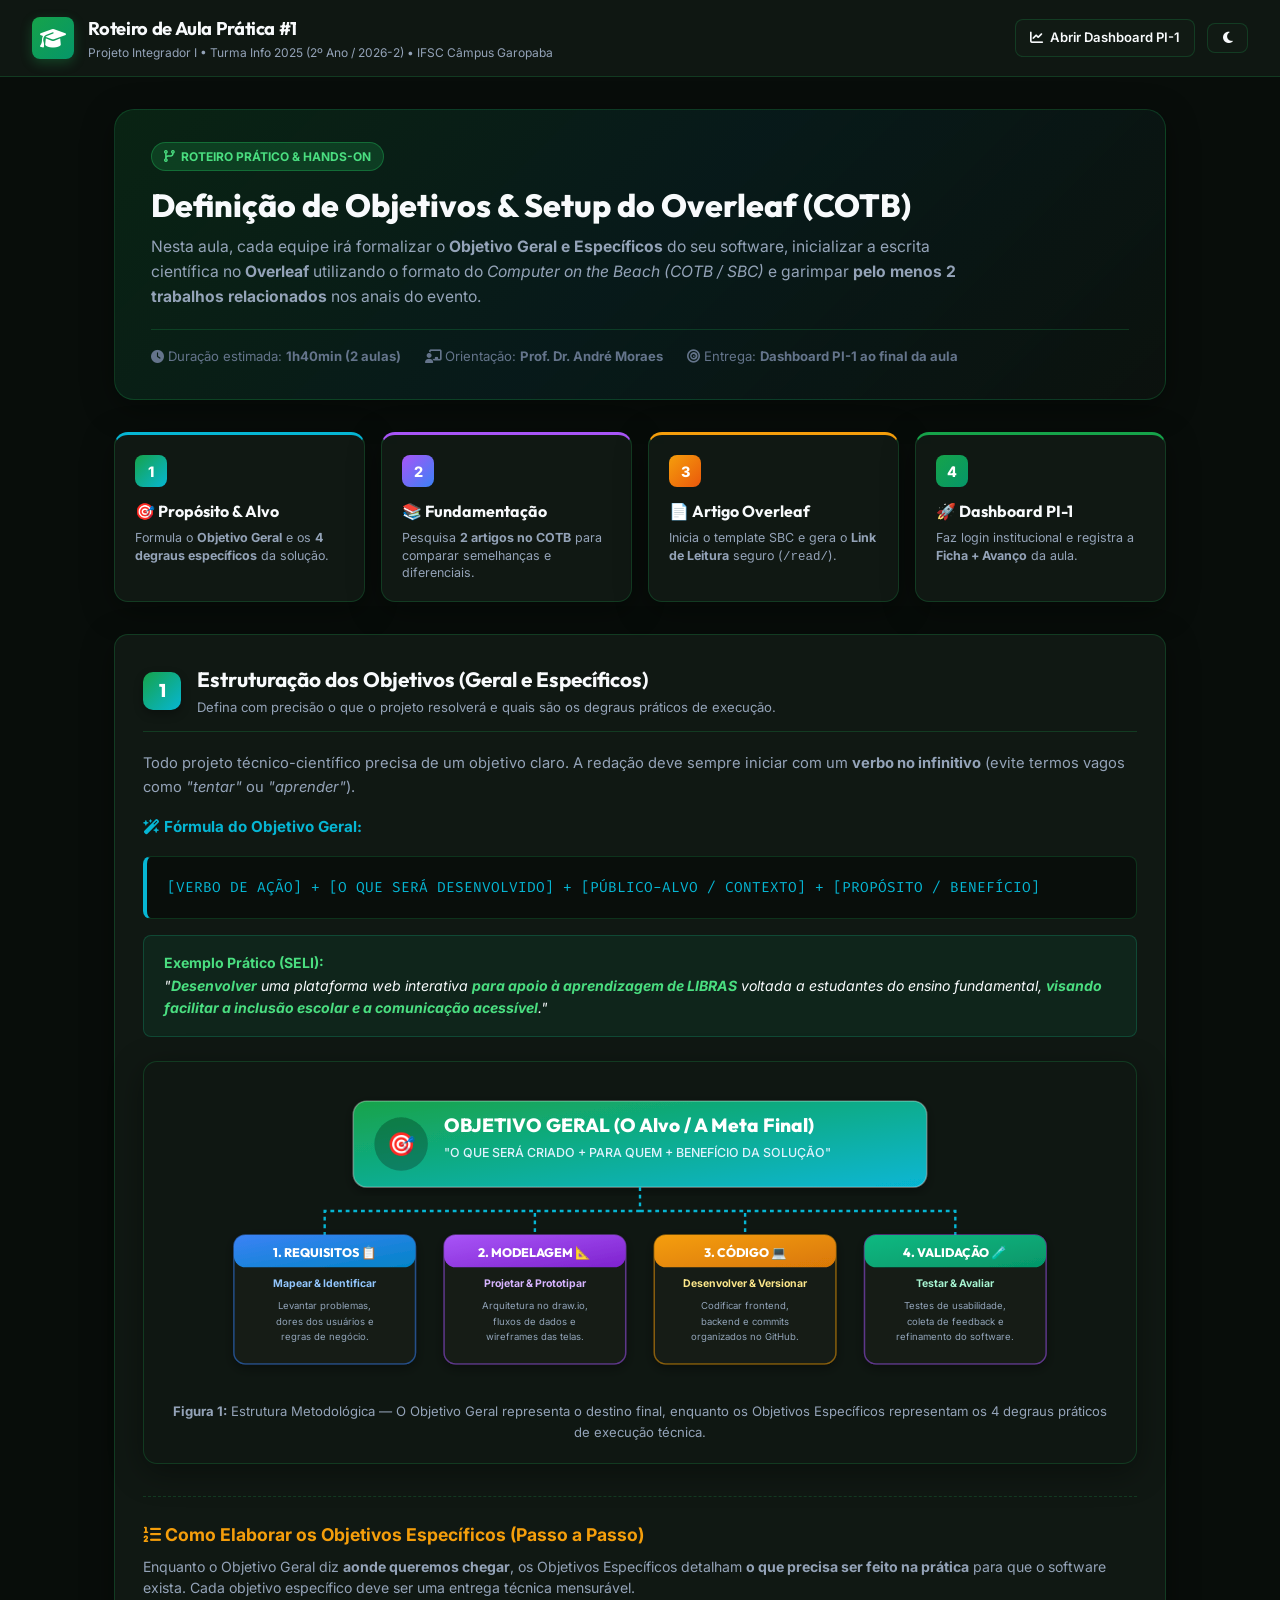
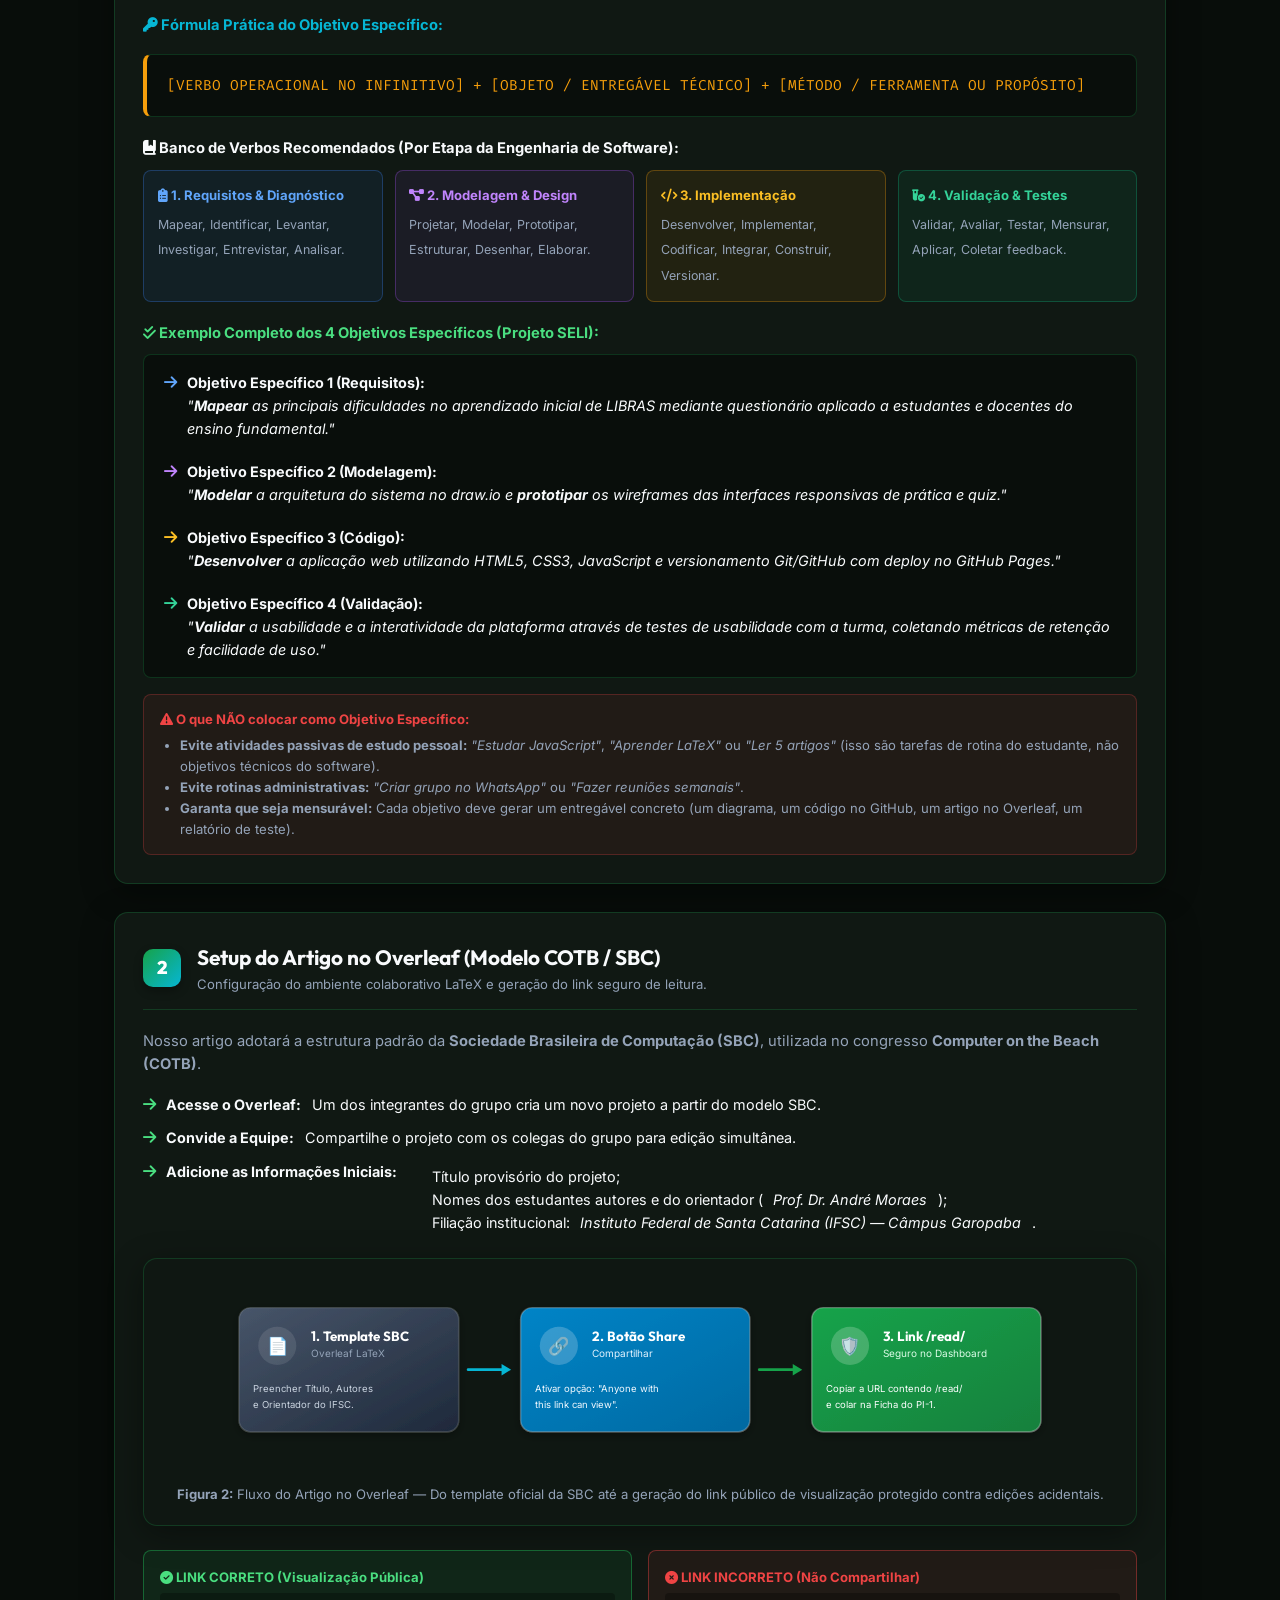
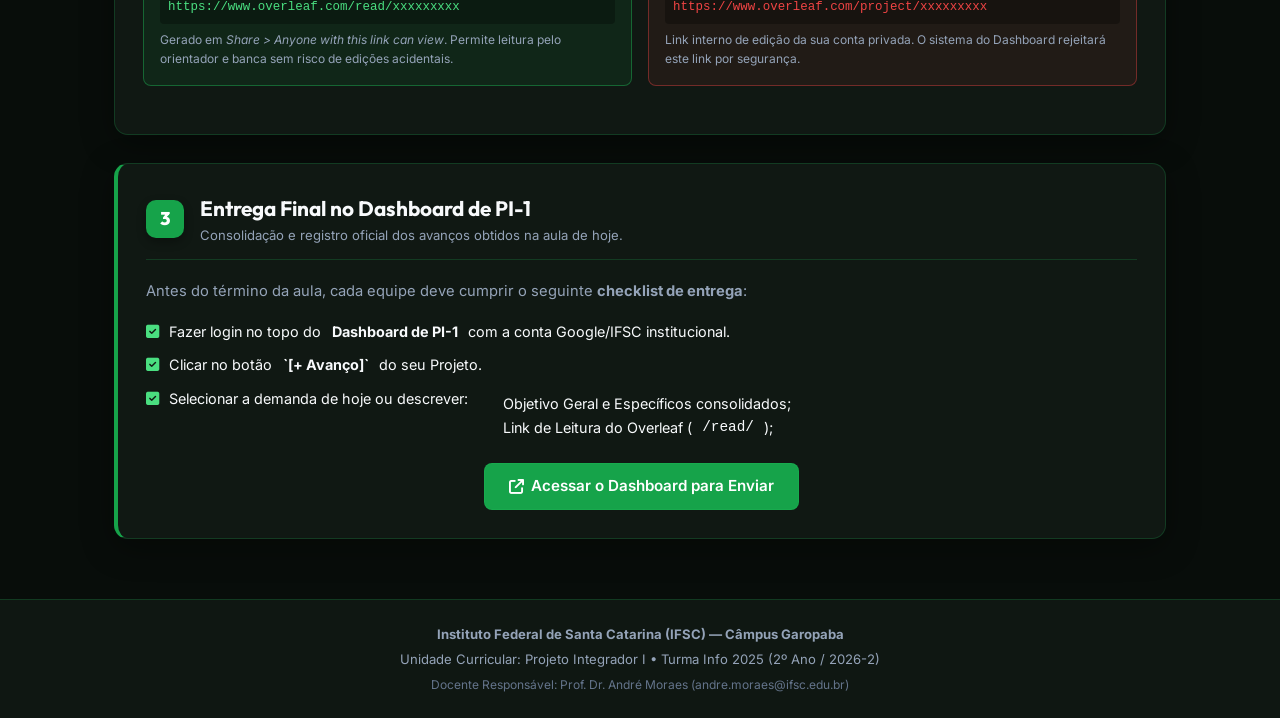
<file: 2026-2/roteiro-1-objetivos-overleaf-cotb/index.html>
<!DOCTYPE html>
<html lang="pt-BR" data-theme="dark">
<head>
  <meta charset="UTF-8">
  <meta name="viewport" content="width=device-width, initial-scale=1.0">
  <title>Roteiro 1 — Definição de Objetivos e Setup do Overleaf (COTB) | PI-1 (IFSC Garopaba)</title>
  <meta name="description" content="Roteiro Prático 1 de Projeto Integrador I: Definição do Objetivo Geral, 4 Degraus Específicos e Configuração do Overleaf no modelo COTB/SBC.">

  <!-- Google Fonts -->
  <link rel="preconnect" href="https://fonts.googleapis.com">
  <link rel="preconnect" href="https://fonts.gstatic.com" crossorigin>
  <link href="https://fonts.googleapis.com/css2?family=Inter:wght@300;400;500;600;700;800&family=Outfit:wght@500;600;700;800;900&family=Fira+Code:wght@400;500;600&display=swap" rel="stylesheet">
  
  <!-- FontAwesome Icons -->
  <link rel="stylesheet" href="https://cdnjs.cloudflare.com/ajax/libs/font-awesome/6.4.0/css/all.min.css">

  <style>
    :root, [data-theme="dark"] {
      --bg-dark: #080d0a;
      --bg-surface: #0f1712;
      --bg-card: rgba(18, 28, 22, 0.85);
      --bg-card-hover: rgba(26, 42, 32, 0.95);
      --border-color: rgba(34, 197, 94, 0.2);
      --border-glow: rgba(34, 197, 94, 0.4);

      --ifsc-green: #16a34a;
      --ifsc-green-light: #4ade80;
      --ifsc-green-glow: rgba(34, 197, 94, 0.25);
      --ifsc-red: #ef4444;

      --accent-cyan: #06b6d4;
      --accent-amber: #f59e0b;
      --accent-purple: #a855f7;
      --accent-blue: #3b82f6;

      --text-main: #f8fafc;
      --text-muted: #94a3b8;
      --text-dim: #64748b;

      --chip-bg: rgba(0, 0, 0, 0.4);
      --radius-sm: 8px;
      --radius-md: 14px;
      --radius-lg: 20px;
      --shadow-glass: 0 8px 32px 0 rgba(0, 0, 0, 0.37);
      --transition: all 0.25s cubic-bezier(0.4, 0, 0.2, 1);
    }

    [data-theme="light"] {
      --bg-dark: #f8fafc;
      --bg-surface: #ffffff;
      --bg-card: rgba(255, 255, 255, 0.95);
      --bg-card-hover: #ffffff;
      --border-color: rgba(22, 163, 74, 0.25);
      --border-glow: rgba(22, 163, 74, 0.5);

      --ifsc-green: #15803d;
      --ifsc-green-light: #16a34a;
      --ifsc-green-glow: rgba(22, 163, 74, 0.2);
      --ifsc-red: #dc2626;

      --accent-cyan: #0284c7;
      --accent-amber: #d97706;
      --accent-purple: #7e22ce;
      --accent-blue: #2563eb;

      --text-main: #0f172a;
      --text-muted: #475569;
      --text-dim: #94a3b8;

      --chip-bg: rgba(241, 245, 249, 0.8);
      --shadow-glass: 0 8px 24px 0 rgba(0, 0, 0, 0.08);
    }

    * { box-sizing: border-box; margin: 0; padding: 0; }

    body {
      font-family: 'Inter', sans-serif;
      background-color: var(--bg-dark);
      color: var(--text-main);
      min-height: 100vh;
      line-height: 1.6;
      display: flex;
      flex-direction: column;
    }

    /* Header */
    header {
      background: var(--bg-surface);
      border-bottom: 1px solid var(--border-color);
      position: sticky;
      top: 0;
      z-index: 100;
      padding: 0.85rem 2rem;
      display: flex;
      justify-content: space-between;
      align-items: center;
      backdrop-filter: blur(12px);
    }

    .brand-group {
      display: flex;
      align-items: center;
      gap: 0.85rem;
    }

    .logo-badge {
      width: 42px;
      height: 42px;
      background: linear-gradient(135deg, var(--ifsc-green) 0%, #059669 100%);
      color: white;
      display: flex;
      align-items: center;
      justify-content: center;
      border-radius: var(--radius-sm);
      font-size: 1.3rem;
      box-shadow: 0 4px 12px var(--ifsc-green-glow);
    }

    .brand-text h1 {
      font-family: 'Outfit', sans-serif;
      font-size: 1.15rem;
      font-weight: 700;
      letter-spacing: -0.02em;
    }

    .brand-text p {
      font-size: 0.75rem;
      color: var(--text-muted);
    }

    .header-actions {
      display: flex;
      align-items: center;
      gap: 0.75rem;
    }

    .btn-action {
      background: var(--bg-card);
      border: 1px solid var(--border-color);
      color: var(--text-main);
      padding: 0.45rem 0.9rem;
      border-radius: var(--radius-sm);
      font-size: 0.82rem;
      font-weight: 600;
      cursor: pointer;
      display: inline-flex;
      align-items: center;
      gap: 0.4rem;
      text-decoration: none;
      transition: var(--transition);
    }

    .btn-action:hover {
      background: var(--ifsc-green);
      color: white;
      border-color: var(--ifsc-green);
      transform: translateY(-1px);
    }

    /* Container */
    .container {
      max-width: 1100px;
      margin: 0 auto;
      padding: 2rem 1.5rem;
      width: 100%;
      flex: 1;
    }

    /* Hero */
    .hero-box {
      background: linear-gradient(135deg, rgba(22, 163, 74, 0.15) 0%, rgba(6, 182, 212, 0.08) 50%, rgba(15, 23, 18, 0.5) 100%);
      border: 1px solid var(--border-color);
      border-radius: var(--radius-lg);
      padding: 2rem 2.25rem;
      margin-bottom: 2rem;
      box-shadow: var(--shadow-glass);
      position: relative;
    }

    .hero-tag {
      display: inline-flex;
      align-items: center;
      gap: 0.4rem;
      background: rgba(34, 197, 94, 0.18);
      color: var(--ifsc-green-light);
      border: 1px solid rgba(34, 197, 94, 0.35);
      padding: 0.25rem 0.75rem;
      border-radius: 9999px;
      font-size: 0.75rem;
      font-weight: 700;
      text-transform: uppercase;
      margin-bottom: 0.85rem;
    }

    .hero-title {
      font-family: 'Outfit', sans-serif;
      font-size: 2rem;
      font-weight: 800;
      line-height: 1.25;
      margin-bottom: 0.6rem;
    }

    .hero-subtitle {
      font-size: 0.98rem;
      color: var(--text-muted);
      max-width: 850px;
      margin-bottom: 1.25rem;
    }

    .hero-meta {
      display: flex;
      gap: 1.5rem;
      flex-wrap: wrap;
      font-size: 0.82rem;
      color: var(--text-dim);
      padding-top: 1rem;
      border-top: 1px solid var(--border-color);
    }

    /* Timeline dos Passos */
    .step-card {
      background: var(--bg-card);
      border: 1px solid var(--border-color);
      border-radius: var(--radius-md);
      padding: 1.75rem;
      margin-bottom: 1.75rem;
      box-shadow: var(--shadow-glass);
      transition: var(--transition);
      position: relative;
    }

    .step-card:hover {
      border-color: var(--border-glow);
    }

    .step-header {
      display: flex;
      align-items: center;
      gap: 1rem;
      margin-bottom: 1.25rem;
      padding-bottom: 0.85rem;
      border-bottom: 1px solid var(--border-color);
    }

    .step-number {
      width: 38px;
      height: 38px;
      border-radius: 10px;
      background: linear-gradient(135deg, var(--ifsc-green) 0%, var(--accent-cyan) 100%);
      color: white;
      display: flex;
      align-items: center;
      justify-content: center;
      font-family: 'Outfit', sans-serif;
      font-weight: 800;
      font-size: 1.15rem;
      box-shadow: 0 4px 10px rgba(0,0,0,0.3);
      flex-shrink: 0;
    }

    .step-title-group h3 {
      font-family: 'Outfit', sans-serif;
      font-size: 1.3rem;
      font-weight: 700;
      color: var(--text-main);
    }

    .step-title-group p {
      font-size: 0.82rem;
      color: var(--text-muted);
    }

    /* Destaques didáticos */
    .formula-box {
      background: var(--chip-bg);
      border: 1px solid var(--border-color);
      border-left: 4px solid var(--accent-cyan);
      border-radius: var(--radius-sm);
      padding: 1.25rem;
      margin: 1rem 0;
      font-family: 'Fira Code', monospace;
      font-size: 0.9rem;
      color: var(--accent-cyan);
      line-height: 1.5;
    }

    .example-box {
      background: rgba(16, 185, 129, 0.08);
      border: 1px solid rgba(16, 185, 129, 0.25);
      border-radius: var(--radius-sm);
      padding: 1rem 1.25rem;
      margin-top: 0.85rem;
      font-size: 0.88rem;
    }

    .example-box strong {
      color: var(--ifsc-green-light);
    }

    .checklist-list {
      list-style: none;
      display: flex;
      flex-direction: column;
      gap: 0.65rem;
      margin: 1rem 0;
    }

    .checklist-list li {
      display: flex;
      align-items: flex-start;
      gap: 0.65rem;
      font-size: 0.9rem;
      color: var(--text-main);
    }

    .checklist-list i {
      color: var(--ifsc-green-light);
      margin-top: 0.25rem;
      font-size: 0.95rem;
    }

    .badge-tip {
      display: inline-flex;
      align-items: center;
      gap: 0.35rem;
      background: rgba(245, 158, 11, 0.15);
      color: var(--accent-amber);
      border: 1px solid rgba(245, 158, 11, 0.35);
      padding: 0.35rem 0.75rem;
      border-radius: 6px;
      font-size: 0.8rem;
      font-weight: 600;
      margin-top: 0.5rem;
    }

    /* Grid de Links Rápidos */
    .links-grid {
      display: grid;
      grid-template-columns: repeat(auto-fit, minmax(280px, 1fr));
      gap: 1rem;
      margin-top: 1rem;
    }

    /* =========================================================================
       ILUSTRAÇÕES E INFOGRÁFICOS DO PROCESSO
       ========================================================================= */
    .process-pipeline {
      display: grid;
      grid-template-columns: repeat(auto-fit, minmax(220px, 1fr));
      gap: 1rem;
      margin: 1.5rem 0 2rem 0;
      position: relative;
    }

    .pipeline-step {
      background: var(--bg-card);
      border: 1px solid var(--border-color);
      border-radius: var(--radius-md);
      padding: 1.25rem;
      display: flex;
      flex-direction: column;
      align-items: flex-start;
      position: relative;
      transition: var(--transition);
      box-shadow: var(--shadow-glass);
    }

    .pipeline-step:hover {
      border-color: var(--border-glow);
      transform: translateY(-2px);
    }

    .pipeline-badge {
      width: 32px;
      height: 32px;
      border-radius: 8px;
      background: linear-gradient(135deg, var(--ifsc-green) 0%, var(--accent-cyan) 100%);
      color: white;
      display: flex;
      align-items: center;
      justify-content: center;
      font-weight: 800;
      font-size: 0.9rem;
      margin-bottom: 0.75rem;
    }

    .pipeline-step h4 {
      font-family: 'Outfit', sans-serif;
      font-size: 1rem;
      font-weight: 700;
      color: var(--text-main);
      margin-bottom: 0.25rem;
    }

    .pipeline-step p {
      font-size: 0.78rem;
      color: var(--text-muted);
      line-height: 1.4;
    }

    /* Diagrama dos Degraus (Passo 1) */
    .stairs-diagram {
      background: var(--chip-bg);
      border: 1px solid var(--border-color);
      border-radius: var(--radius-md);
      padding: 1.5rem;
      margin: 1.25rem 0;
    }

    .stairs-header {
      display: flex;
      align-items: center;
      gap: 0.6rem;
      color: var(--accent-cyan);
      font-family: 'Outfit', sans-serif;
      font-size: 1.05rem;
      font-weight: 700;
      margin-bottom: 1rem;
    }

    .stairs-flow {
      display: flex;
      flex-direction: column;
      gap: 0.65rem;
    }

    .stair-item {
      display: flex;
      align-items: center;
      gap: 1rem;
      padding: 0.75rem 1rem;
      background: var(--bg-card);
      border: 1px solid var(--border-color);
      border-radius: var(--radius-sm);
      transition: var(--transition);
    }

    .stair-item:hover {
      border-color: var(--accent-cyan);
    }

    .stair-icon {
      width: 36px;
      height: 36px;
      border-radius: 8px;
      background: rgba(6, 182, 212, 0.15);
      color: var(--accent-cyan);
      display: flex;
      align-items: center;
      justify-content: center;
      font-size: 1.1rem;
      flex-shrink: 0;
    }

    .stair-text strong {
      display: block;
      font-size: 0.88rem;
      color: var(--text-main);
    }

    .stair-text span {
      font-size: 0.78rem;
      color: var(--text-muted);
    }

    /* Semáforo do Link Overleaf (Passo 2) */
    .link-comparison-box {
      display: grid;
      grid-template-columns: repeat(auto-fit, minmax(260px, 1fr));
      gap: 1rem;
      margin: 1.25rem 0;
    }

    .link-compare-card {
      padding: 1rem;
      border-radius: var(--radius-sm);
      border: 1px solid var(--border-color);
      font-size: 0.82rem;
    }

    .link-compare-card.correct {
      background: rgba(34, 197, 94, 0.08);
      border-color: rgba(34, 197, 94, 0.4);
    }

    .link-compare-card.wrong {
      background: rgba(239, 68, 68, 0.08);
      border-color: rgba(239, 68, 68, 0.4);
    }

    /* Vídeos Rápidos */
    .video-card-box {
      background: var(--chip-bg);
      border: 1px solid var(--border-color);
      border-radius: var(--radius-sm);
      margin: 1.25rem 0;
      overflow: hidden;
    }

    .video-card-header {
      padding: 0.65rem 0.9rem;
      font-size: 0.82rem;
      font-weight: 700;
      color: var(--accent-cyan);
      display: flex;
      align-items: center;
      gap: 0.45rem;
      background: rgba(6, 182, 212, 0.08);
      border-bottom: 1px solid var(--border-color);
    }

    .video-responsive {
      position: relative;
      padding-bottom: 56.25%; /* 16:9 */
      height: 0;
      overflow: hidden;
      background: #000;
    }

    .video-responsive iframe {
      position: absolute;
      top: 0;
      left: 0;
      width: 100%;
      height: 100%;
      border: 0;
    }

    .video-footer-link {
      padding: 0.5rem 0.9rem;
      font-size: 0.76rem;
      color: var(--text-dim);
      display: flex;
      justify-content: space-between;
      align-items: center;
      background: var(--bg-card);
    }

    .link-card {
      background: var(--chip-bg);
      border: 1px solid var(--border-color);
      border-radius: var(--radius-sm);
      padding: 1rem;
      display: flex;
      align-items: center;
      gap: 0.85rem;
      text-decoration: none;
      color: var(--text-main);
      transition: var(--transition);
    }

    .link-card:hover {
      border-color: var(--accent-cyan);
      transform: translateY(-2px);
      background: rgba(255, 255, 255, 0.05);
    }

    .link-card-icon {
      font-size: 1.5rem;
      color: var(--accent-cyan);
    }

    /* Footer */
    footer {
      background: var(--bg-surface);
      border-top: 1px solid var(--border-color);
      padding: 1.5rem;
      text-align: center;
      font-size: 0.82rem;
      color: var(--text-muted);
      margin-top: auto;
    }
  </style>
</head>
<body>

  <!-- Header -->
  <header>
    <div class="brand-group">
      <div class="logo-badge">
        <i class="fa-solid fa-graduation-cap"></i>
      </div>
      <div class="brand-text">
        <h1>Roteiro de Aula Prática #1</h1>
        <p>Projeto Integrador I • Turma Info 2025 (2º Ano / 2026-2) • IFSC Câmpus Garopaba</p>
      </div>
    </div>

    <div class="header-actions">
      <a href="../index.html" class="btn-action">
        <i class="fa-solid fa-chart-line"></i> Abrir Dashboard PI-1
      </a>
      <button class="btn-action" onclick="toggleTheme()" title="Alternar Modo Escuro / Claro">
        <i class="fa-solid fa-moon" id="theme-icon"></i>
      </button>
    </div>
  </header>

  <main class="container">

    <!-- Hero Banner -->
    <section class="hero-box">
      <span class="hero-tag"><i class="fa-solid fa-code-branch"></i> Roteiro Prático & Hands-on</span>
      <h2 class="hero-title">Definição de Objetivos &amp; Setup do Overleaf (COTB)</h2>
      <p class="hero-subtitle">
        Nesta aula, cada equipe irá formalizar o <strong>Objetivo Geral e Específicos</strong> do seu software, inicializar a escrita científica no <strong>Overleaf</strong> utilizando o formato do <em>Computer on the Beach (COTB / SBC)</em> e garimpar <strong>pelo menos 2 trabalhos relacionados</strong> nos anais do evento.
      </p>
      <div class="hero-meta">
        <div><i class="fa-solid fa-clock"></i> Duração estimada: <strong>1h40min (2 aulas)</strong></div>
        <div><i class="fa-solid fa-chalkboard-user"></i> Orientação: <strong>Prof. Dr. André Moraes</strong></div>
        <div><i class="fa-solid fa-bullseye"></i> Entrega: <strong>Dashboard PI-1 ao final da aula</strong></div>
      </div>
    </section>

    <!-- ==================== ILUSTRAÇÃO DO PROCESSO GERAL ==================== -->
    <div class="process-pipeline">
      <div class="pipeline-step" style="border-top: 3px solid var(--accent-cyan);">
        <div class="pipeline-badge">1</div>
        <h4>🎯 Propósito & Alvo</h4>
        <p>Formula o <strong>Objetivo Geral</strong> e os <strong>4 degraus específicos</strong> da solução.</p>
      </div>

      <div class="pipeline-step" style="border-top: 3px solid var(--accent-purple);">
        <div class="pipeline-badge" style="background: linear-gradient(135deg, var(--accent-purple) 0%, var(--accent-blue) 100%);">2</div>
        <h4>📚 Fundamentação</h4>
        <p>Pesquisa <strong>2 artigos no COTB</strong> para comparar semelhanças e diferenciais.</p>
      </div>

      <div class="pipeline-step" style="border-top: 3px solid var(--accent-amber);">
        <div class="pipeline-badge" style="background: linear-gradient(135deg, var(--accent-amber) 0%, #ea580c 100%);">3</div>
        <h4>📄 Artigo Overleaf</h4>
        <p>Inicia o template SBC e gera o <strong>Link de Leitura</strong> seguro (<code>/read/</code>).</p>
      </div>

      <div class="pipeline-step" style="border-top: 3px solid var(--ifsc-green);">
        <div class="pipeline-badge" style="background: linear-gradient(135deg, var(--ifsc-green) 0%, #059669 100%);">4</div>
        <h4>🚀 Dashboard PI-1</h4>
        <p>Faz login institucional e registra a <strong>Ficha + Avanço</strong> da aula.</p>
      </div>
    </div>

    <!-- ==================== PASSO 1: OBJETIVOS ==================== -->
    <section class="step-card">
      <div class="step-header">
        <div class="step-number">1</div>
        <div class="step-title-group">
          <h3>Estruturação dos Objetivos (Geral e Específicos)</h3>
          <p>Defina com precisão o que o projeto resolverá e quais são os degraus práticos de execução.</p>
        </div>
      </div>

      <p style="font-size: 0.92rem; color: var(--text-muted); margin-bottom: 0.75rem;">
        Todo projeto técnico-científico precisa de um objetivo claro. A redação deve sempre iniciar com um <strong>verbo no infinitivo</strong> (evite termos vagos como <em>"tentar"</em> ou <em>"aprender"</em>).
      </p>

      <h4 style="font-size: 0.95rem; color: var(--accent-cyan); margin-top: 1rem;"><i class="fa-solid fa-wand-magic-sparkles"></i> Fórmula do Objetivo Geral:</h4>
      <div class="formula-box">
        [VERBO DE AÇÃO] + [O QUE SERÁ DESENVOLVIDO] + [PÚBLICO-ALVO / CONTEXTO] + [PROPÓSITO / BENEFÍCIO]
      </div>

      <div class="example-box">
        <strong>Exemplo Prático (SELI):</strong><br/>
        <em>"<strong>Desenvolver</strong> uma plataforma web interativa <strong>para apoio à aprendizagem de LIBRAS</strong> voltada a estudantes do ensino fundamental, <strong>visando facilitar a inclusão escolar e a comunicação acessível</strong>."</em>
      </div>

      <!-- ==================== FIGURA 1: ILUSTRAÇÃO INTUITIVA DOS OBJETIVOS ==================== -->
      <figure style="margin: 1.5rem 0; background: var(--bg-surface); border: 1px solid var(--border-color); border-radius: var(--radius-md); padding: 1.25rem; box-shadow: var(--shadow-glass); text-align: center;">
        <svg viewBox="0 0 900 320" width="100%" height="100%" style="max-width: 860px; height: auto; display: block; margin: 0 auto;" xmlns="http://www.w3.org/2000/svg">
          <defs>
            <linearGradient id="grad-geral" x1="0%" y1="0%" x2="100%" y2="100%">
              <stop offset="0%" stop-color="#16a34a" />
              <stop offset="100%" stop-color="#06b6d4" />
            </linearGradient>
            <linearGradient id="grad-esp1" x1="0%" y1="0%" x2="100%" y2="100%">
              <stop offset="0%" stop-color="#3b82f6" />
              <stop offset="100%" stop-color="#0284c7" />
            </linearGradient>
            <linearGradient id="grad-esp2" x1="0%" y1="0%" x2="100%" y2="100%">
              <stop offset="0%" stop-color="#a855f7" />
              <stop offset="100%" stop-color="#7e22ce" />
            </linearGradient>
            <linearGradient id="grad-esp3" x1="0%" y1="0%" x2="100%" y2="100%">
              <stop offset="0%" stop-color="#f59e0b" />
              <stop offset="100%" stop-color="#d97706" />
            </linearGradient>
            <linearGradient id="grad-esp4" x1="0%" y1="0%" x2="100%" y2="100%">
              <stop offset="0%" stop-color="#10b981" />
              <stop offset="100%" stop-color="#059669" />
            </linearGradient>
            <filter id="shadow" x="-5%" y="-5%" width="110%" height="115%">
              <feDropShadow dx="0" dy="4" stdDeviation="6" flood-color="#000000" flood-opacity="0.4" />
            </filter>
          </defs>

          <!-- Bloco Superior: Objetivo Geral -->
          <g filter="url(#shadow)">
            <rect x="150" y="20" width="600" height="90" rx="14" fill="url(#grad-geral)" stroke="rgba(255,255,255,0.3)" stroke-width="1.5" />
            <circle cx="200" cy="65" r="28" fill="rgba(0,0,0,0.25)" />
            <text x="200" y="73" font-family="'Outfit', sans-serif" font-size="24" fill="#ffffff" text-anchor="middle">🎯</text>
            <text x="245" y="52" font-family="'Outfit', sans-serif" font-size="20" font-weight="800" fill="#ffffff">OBJETIVO GERAL (O Alvo / A Meta Final)</text>
            <text x="245" y="78" font-family="'Inter', sans-serif" font-size="13" font-weight="500" fill="#e0f2fe">"O QUE SERÁ CRIADO + PARA QUEM + BENEFÍCIO DA SOLUÇÃO"</text>
          </g>

          <!-- Setas de Conexão -->
          <path d="M 450 110 L 450 135 M 450 135 L 120 135 L 120 160 M 450 135 L 340 135 L 340 160 M 450 135 L 560 135 L 560 160 M 450 135 L 780 135 L 780 160" stroke="#06b6d4" stroke-width="2.5" fill="none" stroke-dasharray="4,4" />

          <!-- Degrau 1 -->
          <g filter="url(#shadow)">
            <rect x="25" y="160" width="190" height="135" rx="12" fill="#121c16" stroke="rgba(59,130,246,0.5)" stroke-width="1.5" />
            <rect x="25" y="160" width="190" height="34" rx="12" fill="url(#grad-esp1)" />
            <text x="120" y="183" font-family="'Outfit', sans-serif" font-size="13" font-weight="800" fill="#ffffff" text-anchor="middle">1. REQUISITOS 📋</text>
            <text x="120" y="215" font-family="'Inter', sans-serif" font-size="11" font-weight="700" fill="#93c5fd" text-anchor="middle">Mapear & Identificar</text>
            <text x="120" y="238" font-family="'Inter', sans-serif" font-size="10" fill="#94a3b8" text-anchor="middle">Levantar problemas,</text>
            <text x="120" y="254" font-family="'Inter', sans-serif" font-size="10" fill="#94a3b8" text-anchor="middle">dores dos usuários e</text>
            <text x="120" y="270" font-family="'Inter', sans-serif" font-size="10" fill="#94a3b8" text-anchor="middle">regras de negócio.</text>
          </g>

          <!-- Degrau 2 -->
          <g filter="url(#shadow)">
            <rect x="245" y="160" width="190" height="135" rx="12" fill="#121c16" stroke="rgba(168,85,247,0.5)" stroke-width="1.5" />
            <rect x="245" y="160" width="190" height="34" rx="12" fill="url(#grad-esp2)" />
            <text x="340" y="183" font-family="'Outfit', sans-serif" font-size="13" font-weight="800" fill="#ffffff" text-anchor="middle">2. MODELAGEM 📐</text>
            <text x="340" y="215" font-family="'Inter', sans-serif" font-size="11" font-weight="700" fill="#d8b4fe" text-anchor="middle">Projetar & Prototipar</text>
            <text x="340" y="238" font-family="'Inter', sans-serif" font-size="10" fill="#94a3b8" text-anchor="middle">Arquitetura no draw.io,</text>
            <text x="340" y="254" font-family="'Inter', sans-serif" font-size="10" fill="#94a3b8" text-anchor="middle">fluxos de dados e</text>
            <text x="340" y="270" font-family="'Inter', sans-serif" font-size="10" fill="#94a3b8" text-anchor="middle">wireframes das telas.</text>
          </g>

          <!-- Degrau 3 -->
          <g filter="url(#shadow)">
            <rect x="465" y="160" width="190" height="135" rx="12" fill="#121c16" stroke="rgba(245,158,11,0.5)" stroke-width="1.5" />
            <rect x="465" y="160" width="190" height="34" rx="12" fill="url(#grad-esp3)" />
            <text x="560" y="183" font-family="'Outfit', sans-serif" font-size="13" font-weight="800" fill="#ffffff" text-anchor="middle">3. CÓDIGO 💻</text>
            <text x="560" y="215" font-family="'Inter', sans-serif" font-size="11" font-weight="700" fill="#fde68a" text-anchor="middle">Desenvolver & Versionar</text>
            <text x="560" y="238" font-family="'Inter', sans-serif" font-size="10" fill="#94a3b8" text-anchor="middle">Codificar frontend,</text>
            <text x="560" y="254" font-family="'Inter', sans-serif" font-size="10" fill="#94a3b8" text-anchor="middle">backend e commits</text>
            <text x="560" y="270" font-family="'Inter', sans-serif" font-size="10" fill="#94a3b8" text-anchor="middle">organizados no GitHub.</text>
          </g>

          <!-- Degrau 4 -->
          <g filter="url(#shadow)">
            <rect x="685" y="160" width="190" height="135" rx="12" fill="#121c16" stroke="rgba(168,85,247,0.5)" stroke-width="1.5" />
            <rect x="685" y="160" width="190" height="34" rx="12" fill="url(#grad-esp4)" />
            <text x="780" y="183" font-family="'Outfit', sans-serif" font-size="13" font-weight="800" fill="#ffffff" text-anchor="middle">4. VALIDAÇÃO 🧪</text>
            <text x="780" y="215" font-family="'Inter', sans-serif" font-size="11" font-weight="700" fill="#a7f3d0" text-anchor="middle">Testar & Avaliar</text>
            <text x="780" y="238" font-family="'Inter', sans-serif" font-size="10" fill="#94a3b8" text-anchor="middle">Testes de usabilidade,</text>
            <text x="780" y="254" font-family="'Inter', sans-serif" font-size="10" fill="#94a3b8" text-anchor="middle">coleta de feedback e</text>
            <text x="780" y="270" font-family="'Inter', sans-serif" font-size="10" fill="#94a3b8" text-anchor="middle">refinamento do software.</text>
          </g>
        </svg>
        <figcaption style="margin-top: 0.85rem; font-size: 0.82rem; color: var(--text-muted);">
          <strong>Figura 1:</strong> Estrutura Metodológica — O Objetivo Geral representa o destino final, enquanto os Objetivos Específicos representam os 4 degraus práticos de execução técnica.
        </figcaption>
      </figure>

      <!-- ==================== GUIA DE ELABORAÇÃO DOS OBJETIVOS ESPECÍFICOS ==================== -->
      <div style="margin-top: 2rem; padding-top: 1.5rem; border-top: 1px dashed var(--border-color);">
        <h4 style="font-size: 1.1rem; color: var(--accent-amber); margin-bottom: 0.4rem;">
          <i class="fa-solid fa-list-ol"></i> Como Elaborar os Objetivos Específicos (Passo a Passo)
        </h4>
        <p style="font-size: 0.88rem; color: var(--text-muted); line-height: 1.5; margin-bottom: 1rem;">
          Enquanto o Objetivo Geral diz <strong>aonde queremos chegar</strong>, os Objetivos Específicos detalham <strong>o que precisa ser feito na prática</strong> para que o software exista. Cada objetivo específico deve ser uma entrega técnica mensurável.
        </p>

        <h5 style="font-size: 0.92rem; color: var(--accent-cyan);"><i class="fa-solid fa-key"></i> Fórmula Prática do Objetivo Específico:</h5>
        <div class="formula-box" style="border-left-color: var(--accent-amber); color: var(--accent-amber);">
          [VERBO OPERACIONAL NO INFINITIVO] + [OBJETO / ENTREGÁVEL TÉCNICO] + [MÉTODO / FERRAMENTA OU PROPÓSITO]
        </div>

        <!-- Banco de Verbos por Etapa -->
        <h5 style="font-size: 0.92rem; color: var(--text-main); margin-top: 1.25rem; margin-bottom: 0.6rem;">
          <i class="fa-solid fa-book-bookmark"></i> Banco de Verbos Recomendados (Por Etapa da Engenharia de Software):
        </h5>

        <div style="display: grid; grid-template-columns: repeat(auto-fit, minmax(200px, 1fr)); gap: 0.75rem; margin-bottom: 1.25rem;">
          <div style="background: rgba(59, 130, 246, 0.08); border: 1px solid rgba(59, 130, 246, 0.3); border-radius: var(--radius-sm); padding: 0.85rem;">
            <strong style="color: #60a5fa; font-size: 0.82rem; display: block; margin-bottom: 0.3rem;"><i class="fa-solid fa-clipboard-list"></i> 1. Requisitos & Diagnóstico</strong>
            <span style="font-size: 0.78rem; color: var(--text-muted);">Mapear, Identificar, Levantar, Investigar, Entrevistar, Analisar.</span>
          </div>

          <div style="background: rgba(168, 85, 247, 0.08); border: 1px solid rgba(168, 85, 247, 0.3); border-radius: var(--radius-sm); padding: 0.85rem;">
            <strong style="color: #c084fc; font-size: 0.82rem; display: block; margin-bottom: 0.3rem;"><i class="fa-solid fa-diagram-project"></i> 2. Modelagem & Design</strong>
            <span style="font-size: 0.78rem; color: var(--text-muted);">Projetar, Modelar, Prototipar, Estruturar, Desenhar, Elaborar.</span>
          </div>

          <div style="background: rgba(245, 158, 11, 0.08); border: 1px solid rgba(245, 158, 11, 0.3); border-radius: var(--radius-sm); padding: 0.85rem;">
            <strong style="color: #fbbf24; font-size: 0.82rem; display: block; margin-bottom: 0.3rem;"><i class="fa-solid fa-code"></i> 3. Implementação</strong>
            <span style="font-size: 0.78rem; color: var(--text-muted);">Desenvolver, Implementar, Codificar, Integrar, Construir, Versionar.</span>
          </div>

          <div style="background: rgba(16, 185, 129, 0.08); border: 1px solid rgba(16, 185, 129, 0.3); border-radius: var(--radius-sm); padding: 0.85rem;">
            <strong style="color: #34d399; font-size: 0.82rem; display: block; margin-bottom: 0.3rem;"><i class="fa-solid fa-vial-circle-check"></i> 4. Validação & Testes</strong>
            <span style="font-size: 0.78rem; color: var(--text-muted);">Validar, Avaliar, Testar, Mensurar, Aplicar, Coletar feedback.</span>
          </div>
        </div>

        <!-- Exemplo Completo dos 4 Objetivos Específicos -->
        <h5 style="font-size: 0.92rem; color: var(--ifsc-green-light); margin-top: 1rem; margin-bottom: 0.5rem;">
          <i class="fa-solid fa-check-double"></i> Exemplo Completo dos 4 Objetivos Específicos (Projeto SELI):
        </h5>

        <div style="background: var(--chip-bg); border: 1px solid var(--border-color); border-radius: var(--radius-sm); padding: 1rem 1.25rem;">
          <ul class="checklist-list" style="margin: 0;">
            <li>
              <i class="fa-solid fa-arrow-right" style="color: #60a5fa;"></i>
              <div>
                <strong>Objetivo Específico 1 (Requisitos):</strong><br/>
                <em>"<strong>Mapear</strong> as principais dificuldades no aprendizado inicial de LIBRAS mediante questionário aplicado a estudantes e docentes do ensino fundamental."</em>
              </div>
            </li>
            <li style="margin-top: 0.6rem;">
              <i class="fa-solid fa-arrow-right" style="color: #c084fc;"></i>
              <div>
                <strong>Objetivo Específico 2 (Modelagem):</strong><br/>
                <em>"<strong>Modelar</strong> a arquitetura do sistema no draw.io e <strong>prototipar</strong> os wireframes das interfaces responsivas de prática e quiz."</em>
              </div>
            </li>
            <li style="margin-top: 0.6rem;">
              <i class="fa-solid fa-arrow-right" style="color: #fbbf24;"></i>
              <div>
                <strong>Objetivo Específico 3 (Código):</strong><br/>
                <em>"<strong>Desenvolver</strong> a aplicação web utilizando HTML5, CSS3, JavaScript e versionamento Git/GitHub com deploy no GitHub Pages."</em>
              </div>
            </li>
            <li style="margin-top: 0.6rem;">
              <i class="fa-solid fa-arrow-right" style="color: #34d399;"></i>
              <div>
                <strong>Objetivo Específico 4 (Validação):</strong><br/>
                <em>"<strong>Validar</strong> a usabilidade e a interatividade da plataforma através de testes de usabilidade com a turma, coletando métricas de retenção e facilidade de uso."</em>
              </div>
            </li>
          </ul>
        </div>

        <!-- O que evitar -->
        <div style="margin-top: 1rem; background: rgba(239, 68, 68, 0.08); border: 1px solid rgba(239, 68, 68, 0.25); border-radius: var(--radius-sm); padding: 0.85rem 1rem; font-size: 0.82rem;">
          <strong style="color: var(--ifsc-red);"><i class="fa-solid fa-triangle-exclamation"></i> O que NÃO colocar como Objetivo Específico:</strong>
          <ul style="margin-left: 1.25rem; margin-top: 0.35rem; color: var(--text-muted);">
            <li><strong>Evite atividades passivas de estudo pessoal:</strong> <em>"Estudar JavaScript"</em>, <em>"Aprender LaTeX"</em> ou <em>"Ler 5 artigos"</em> (isso são tarefas de rotina do estudante, não objetivos técnicos do software).</li>
            <li><strong>Evite rotinas administrativas:</strong> <em>"Criar grupo no WhatsApp"</em> ou <em>"Fazer reuniões semanais"</em>.</li>
            <li><strong>Garanta que seja mensurável:</strong> Cada objetivo deve gerar um entregável concreto (um diagrama, um código no GitHub, um artigo no Overleaf, um relatório de teste).</li>
          </ul>
        </div>

      </div>
    </section>

    <!-- ==================== PASSO 2: OVERLEAF ==================== -->
    <section class="step-card">
      <div class="step-header">
        <div class="step-number">2</div>
        <div class="step-title-group">
          <h3>Setup do Artigo no Overleaf (Modelo COTB / SBC)</h3>
          <p>Configuração do ambiente colaborativo LaTeX e geração do link seguro de leitura.</p>
        </div>
      </div>

      <p style="font-size: 0.92rem; color: var(--text-muted); margin-bottom: 0.85rem;">
        Nosso artigo adotará a estrutura padrão da <strong>Sociedade Brasileira de Computação (SBC)</strong>, utilizada no congresso <strong>Computer on the Beach (COTB)</strong>.
      </p>

      <ul class="checklist-list">
        <li><i class="fa-solid fa-arrow-right"></i> <strong>Acesse o Overleaf:</strong> Um dos integrantes do grupo cria um novo projeto a partir do modelo SBC.</li>
        <li><i class="fa-solid fa-arrow-right"></i> <strong>Convide a Equipe:</strong> Compartilhe o projeto com os colegas do grupo para edição simultânea.</li>
        <li><i class="fa-solid fa-arrow-right"></i> <strong>Adicione as Informações Iniciais:</strong>
          <ul style="margin-left: 1.5rem; margin-top: 0.35rem; color: var(--text-muted); font-size: 0.85rem;">
            <li>Título provisório do projeto;</li>
            <li>Nomes dos estudantes autores e do orientador (<em>Prof. Dr. André Moraes</em>);</li>
            <li>Filiação institucional: <em>Instituto Federal de Santa Catarina (IFSC) — Câmpus Garopaba</em>.</li>
          </ul>
        </li>
      </ul>

      <!-- ==================== FIGURA 2: FLUXO DO OVERLEAF E LINK DE LEITURA ==================== -->
      <figure style="margin: 1.5rem 0; background: var(--bg-surface); border: 1px solid var(--border-color); border-radius: var(--radius-md); padding: 1.25rem; box-shadow: var(--shadow-glass); text-align: center;">
        <svg viewBox="0 0 880 200" width="100%" height="100%" style="max-width: 840px; height: auto; display: block; margin: 0 auto;" xmlns="http://www.w3.org/2000/svg">
          <defs>
            <linearGradient id="grad-ov1" x1="0%" y1="0%" x2="100%" y2="100%">
              <stop offset="0%" stop-color="#475569" />
              <stop offset="100%" stop-color="#1e293b" />
            </linearGradient>
            <linearGradient id="grad-ov2" x1="0%" y1="0%" x2="100%" y2="100%">
              <stop offset="0%" stop-color="#0284c7" />
              <stop offset="100%" stop-color="#0369a1" />
            </linearGradient>
            <linearGradient id="grad-ov3" x1="0%" y1="0%" x2="100%" y2="100%">
              <stop offset="0%" stop-color="#16a34a" />
              <stop offset="100%" stop-color="#15803d" />
            </linearGradient>
            <filter id="shadow-ov" x="-5%" y="-5%" width="110%" height="115%">
              <feDropShadow dx="0" dy="3" stdDeviation="5" flood-color="#000000" flood-opacity="0.35" />
            </filter>
          </defs>

          <!-- Caixa 1: Template SBC -->
          <g filter="url(#shadow-ov)">
            <rect x="20" y="30" width="230" height="130" rx="12" fill="url(#grad-ov1)" stroke="rgba(255,255,255,0.15)" stroke-width="1.5" />
            <circle cx="60" cy="70" r="20" fill="rgba(255,255,255,0.1)" />
            <text x="60" y="77" font-family="'Outfit', sans-serif" font-size="18" fill="#ffffff" text-anchor="middle">📄</text>
            <text x="95" y="65" font-family="'Outfit', sans-serif" font-size="14" font-weight="700" fill="#ffffff">1. Template SBC</text>
            <text x="95" y="82" font-family="'Inter', sans-serif" font-size="10.5" fill="#94a3b8">Overleaf LaTeX</text>
            <text x="35" y="118" font-family="'Inter', sans-serif" font-size="10" fill="#cbd5e1">Preencher Título, Autores</text>
            <text x="35" y="135" font-family="'Inter', sans-serif" font-size="10" fill="#cbd5e1">e Orientador do IFSC.</text>
          </g>

          <!-- Seta 1 -> 2 -->
          <path d="M 260 95 L 300 95" stroke="#06b6d4" stroke-width="3" stroke-linecap="round" fill="none" marker-end="url(#arrow)" />
          <polygon points="305,95 295,89 295,101" fill="#06b6d4" />

          <!-- Caixa 2: Botão Share -->
          <g filter="url(#shadow-ov)">
            <rect x="315" y="30" width="240" height="130" rx="12" fill="url(#grad-ov2)" stroke="rgba(255,255,255,0.25)" stroke-width="1.5" />
            <circle cx="355" cy="70" r="20" fill="rgba(255,255,255,0.2)" />
            <text x="355" y="77" font-family="'Outfit', sans-serif" font-size="18" fill="#ffffff" text-anchor="middle">🔗</text>
            <text x="390" y="65" font-family="'Outfit', sans-serif" font-size="14" font-weight="700" fill="#ffffff">2. Botão Share</text>
            <text x="390" y="82" font-family="'Inter', sans-serif" font-size="10.5" fill="#e0f2fe">Compartilhar</text>
            <text x="330" y="118" font-family="'Inter', sans-serif" font-size="10" fill="#f0f9ff">Ativar opção: "Anyone with</text>
            <text x="330" y="135" font-family="'Inter', sans-serif" font-size="10" fill="#f0f9ff">this link can view".</text>
          </g>

          <!-- Seta 2 -> 3 -->
          <path d="M 565 95 L 605 95" stroke="#16a34a" stroke-width="3" stroke-linecap="round" fill="none" />
          <polygon points="610,95 600,89 600,101" fill="#16a34a" />

          <!-- Caixa 3: Link de Leitura /read/ -->
          <g filter="url(#shadow-ov)">
            <rect x="620" y="30" width="240" height="130" rx="12" fill="url(#grad-ov3)" stroke="rgba(255,255,255,0.3)" stroke-width="1.5" />
            <circle cx="660" cy="70" r="20" fill="rgba(255,255,255,0.2)" />
            <text x="660" y="77" font-family="'Outfit', sans-serif" font-size="18" fill="#ffffff" text-anchor="middle">🛡️</text>
            <text x="695" y="65" font-family="'Outfit', sans-serif" font-size="14" font-weight="700" fill="#ffffff">3. Link /read/</text>
            <text x="695" y="82" font-family="'Inter', sans-serif" font-size="10.5" fill="#dcfce7">Seguro no Dashboard</text>
            <text x="635" y="118" font-family="'Inter', sans-serif" font-size="10" fill="#ffffff">Copiar a URL contendo /read/</text>
            <text x="635" y="135" font-family="'Inter', sans-serif" font-size="10" fill="#ffffff">e colar na Ficha do PI-1.</text>
          </g>
        </svg>
        <figcaption style="margin-top: 0.85rem; font-size: 0.82rem; color: var(--text-muted);">
          <strong>Figura 2:</strong> Fluxo do Artigo no Overleaf — Do template oficial da SBC até a geração do link público de visualização protegido contra edições acidentais.
        </figcaption>
      </figure>

      <!-- Semáforo do Link Overleaf -->
      <div class="link-comparison-box">
        <div class="link-compare-card correct">
          <div style="font-weight: 700; color: var(--ifsc-green-light); margin-bottom: 0.3rem;">
            <i class="fa-solid fa-circle-check"></i> LINK CORRETO (Visualização Pública)
          </div>
          <code style="display: block; background: rgba(0,0,0,0.3); padding: 0.35rem 0.5rem; border-radius: 4px; color: var(--ifsc-green-light); font-size: 0.78rem;">https://www.overleaf.com/read/xxxxxxxxx</code>
          <p style="margin-top: 0.4rem; color: var(--text-muted); font-size: 0.75rem;">Gerado em <em>Share > Anyone with this link can view</em>. Permite leitura pelo orientador e banca sem risco de edições acidentais.</p>
        </div>

        <div class="link-compare-card wrong">
          <div style="font-weight: 700; color: var(--ifsc-red); margin-bottom: 0.3rem;">
            <i class="fa-solid fa-circle-xmark"></i> LINK INCORRETO (Não Compartilhar)
          </div>
          <code style="display: block; background: rgba(0,0,0,0.3); padding: 0.35rem 0.5rem; border-radius: 4px; color: var(--ifsc-red); font-size: 0.78rem;">https://www.overleaf.com/project/xxxxxxxxx</code>
          <p style="margin-top: 0.4rem; color: var(--text-muted); font-size: 0.75rem;">Link interno de edição da sua conta privada. O sistema do Dashboard rejeitará este link por segurança.</p>
        </div>
      </div>
    </section>

    <!-- ==================== PASSO 3: ENTREGA NO DASHBOARD ==================== -->
    <section class="step-card" style="border-left: 4px solid var(--ifsc-green);">
      <div class="step-header">
        <div class="step-number" style="background: var(--ifsc-green);">3</div>
        <div class="step-title-group">
          <h3>Entrega Final no Dashboard de PI-1</h3>
          <p>Consolidação e registro oficial dos avanços obtidos na aula de hoje.</p>
        </div>
      </div>

      <p style="font-size: 0.92rem; color: var(--text-muted); margin-bottom: 0.85rem;">
        Antes do término da aula, cada equipe deve cumprir o seguinte <strong>checklist de entrega</strong>:
      </p>

      <ul class="checklist-list">
        <li><i class="fa-solid fa-square-check"></i> Fazer login no topo do <strong>Dashboard de PI-1</strong> com a conta Google/IFSC institucional.</li>
        <li><i class="fa-solid fa-square-check"></i> Clicar no botão <strong>`[+ Avanço]`</strong> do seu Projeto.</li>
        <li><i class="fa-solid fa-square-check"></i> Selecionar a demanda de hoje ou descrever:
          <ul style="margin-left: 1.5rem; margin-top: 0.35rem; color: var(--text-muted); font-size: 0.85rem;">
            <li>Objetivo Geral e Específicos consolidados;</li>
            <li>Link de Leitura do Overleaf (<code>/read/</code>);</li>
            
          </ul>
        </li>
      </ul>

      <div style="text-align: center; margin-top: 1.5rem;">
        <a href="../index.html" class="btn-action" style="background: var(--ifsc-green); color: white; padding: 0.65rem 1.5rem; font-size: 0.95rem;">
          <i class="fa-solid fa-arrow-up-right-from-square"></i> Acessar o Dashboard para Enviar
        </a>
      </div>
    </section>

  </main>

  <!-- Footer -->
  <footer>
    <p><strong>Instituto Federal de Santa Catarina (IFSC) — Câmpus Garopaba</strong></p>
    <p style="margin-top: 0.3rem;">Unidade Curricular: Projeto Integrador I • Turma Info 2025 (2º Ano / 2026-2)</p>
    <p style="margin-top: 0.3rem; font-size: 0.75rem; color: var(--text-dim);">Docente Responsável: Prof. Dr. André Moraes (andre.moraes@ifsc.edu.br)</p>
  </footer>

  <script>
    function toggleTheme() {
      const html = document.documentElement;
      const current = html.getAttribute("data-theme") || "dark";
      const next = current === "dark" ? "light" : "dark";
      html.setAttribute("data-theme", next);
      localStorage.setItem("pi1_theme", next);
      updateThemeIcon(next);
    }

    function updateThemeIcon(theme) {
      const icon = document.getElementById("theme-icon");
      if (icon) {
        icon.className = theme === "dark" ? "fa-solid fa-moon" : "fa-solid fa-sun";
      }
    }

    document.addEventListener("DOMContentLoaded", () => {
      const savedTheme = localStorage.getItem("pi1_theme") || "dark";
      document.documentElement.setAttribute("data-theme", savedTheme);
      updateThemeIcon(savedTheme);
    });
  </script>
</body>
</html>
</file>
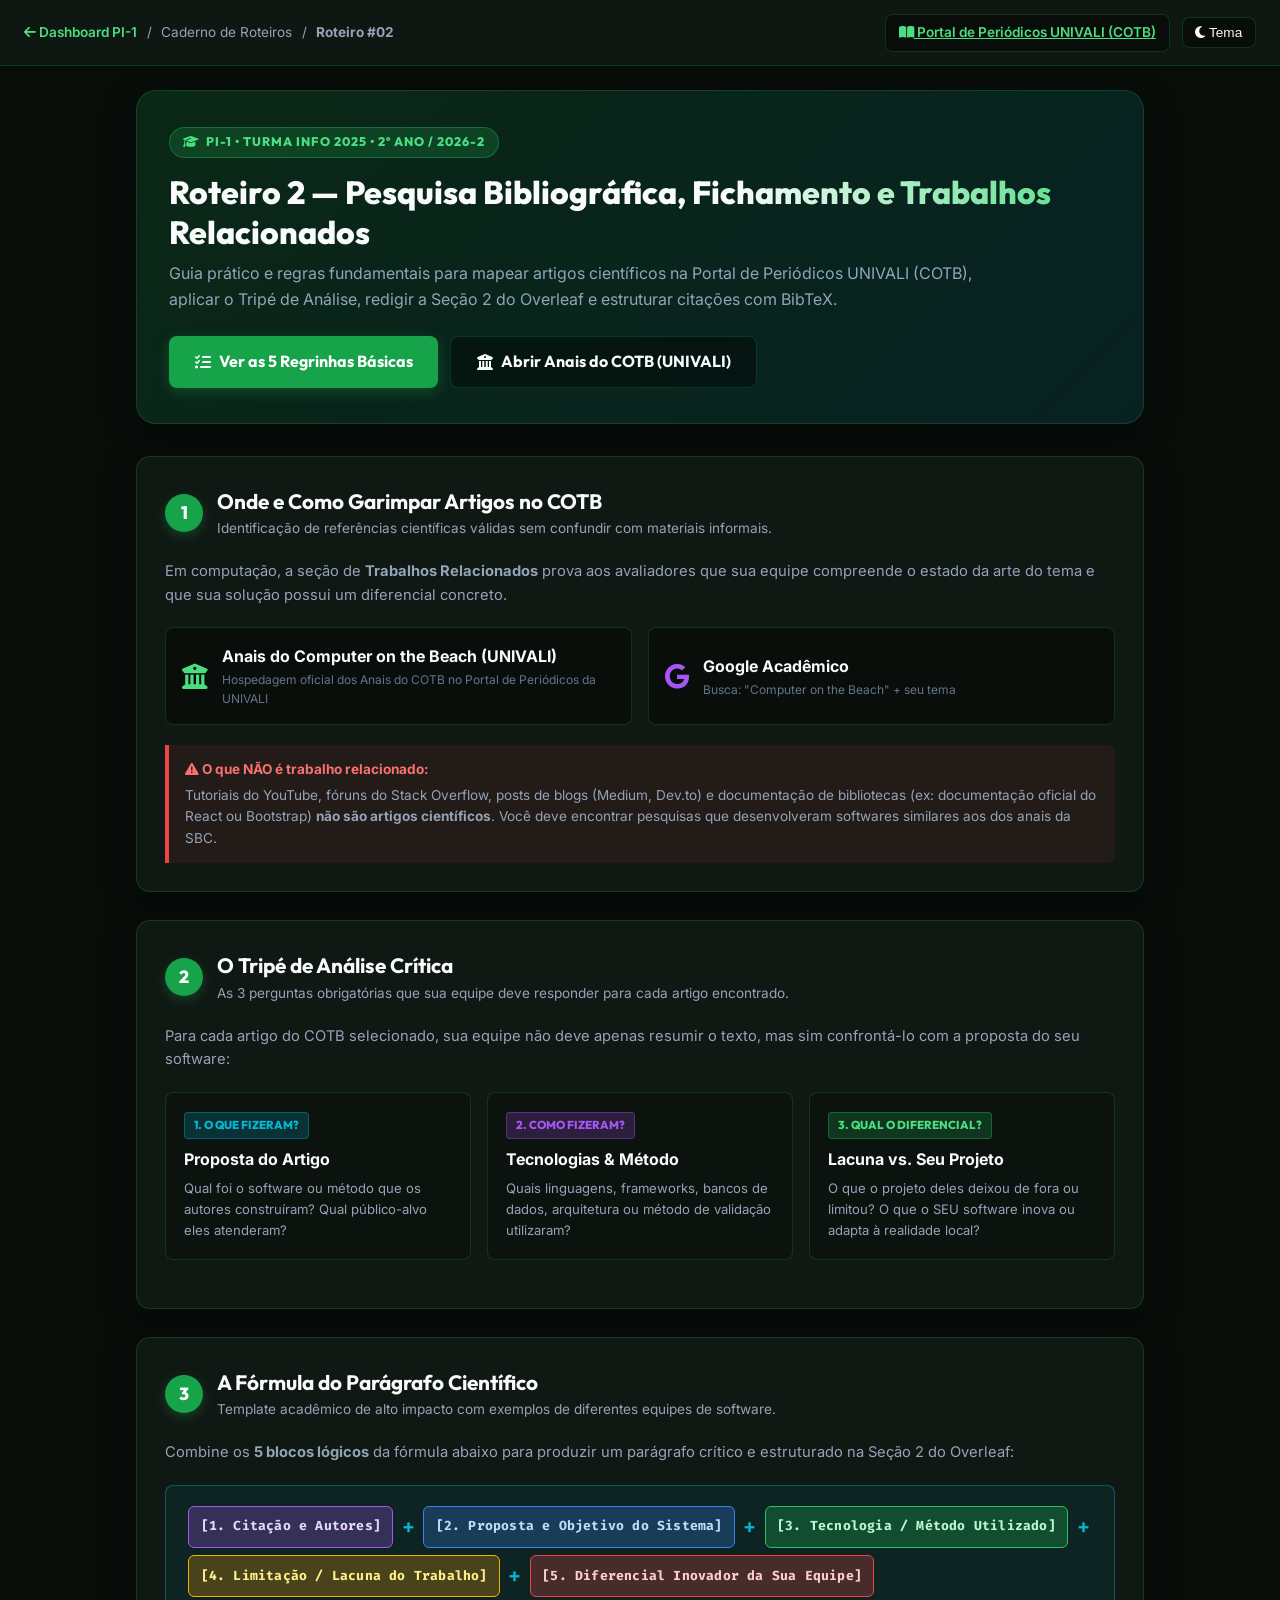
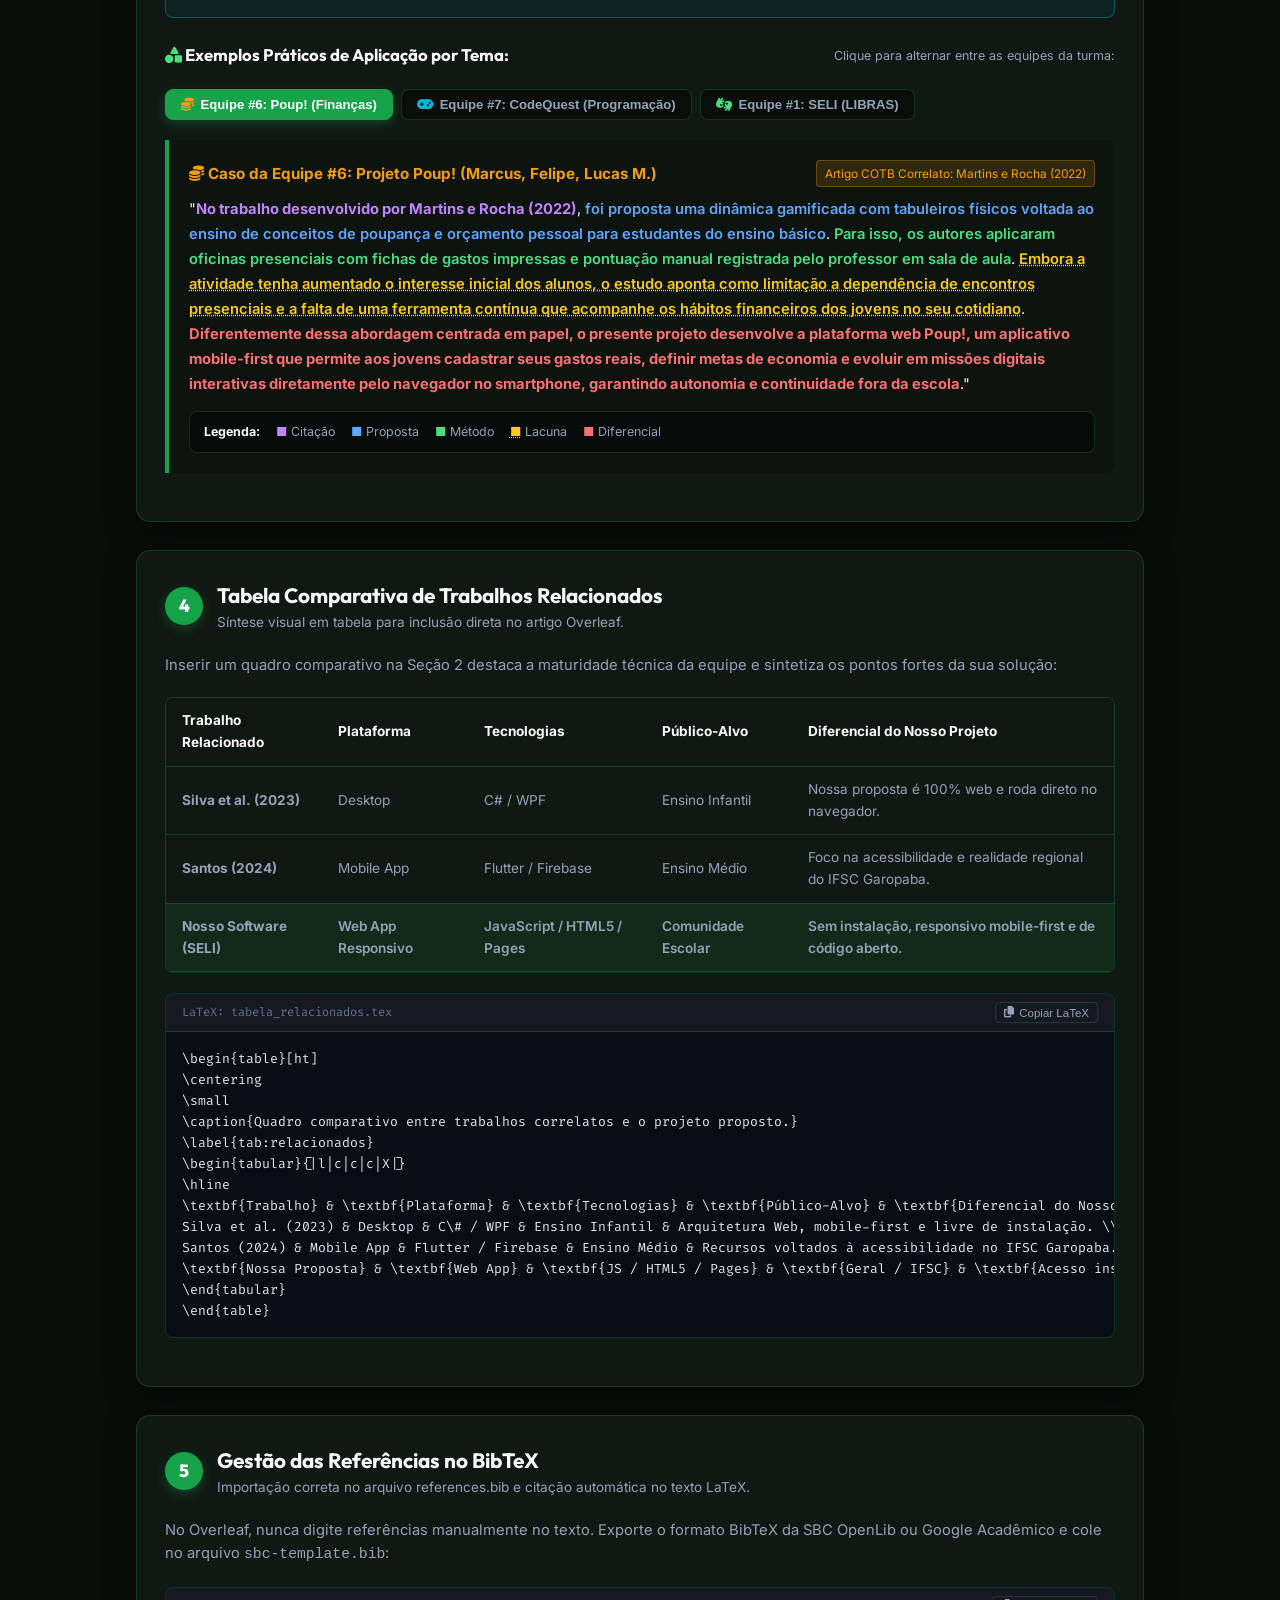
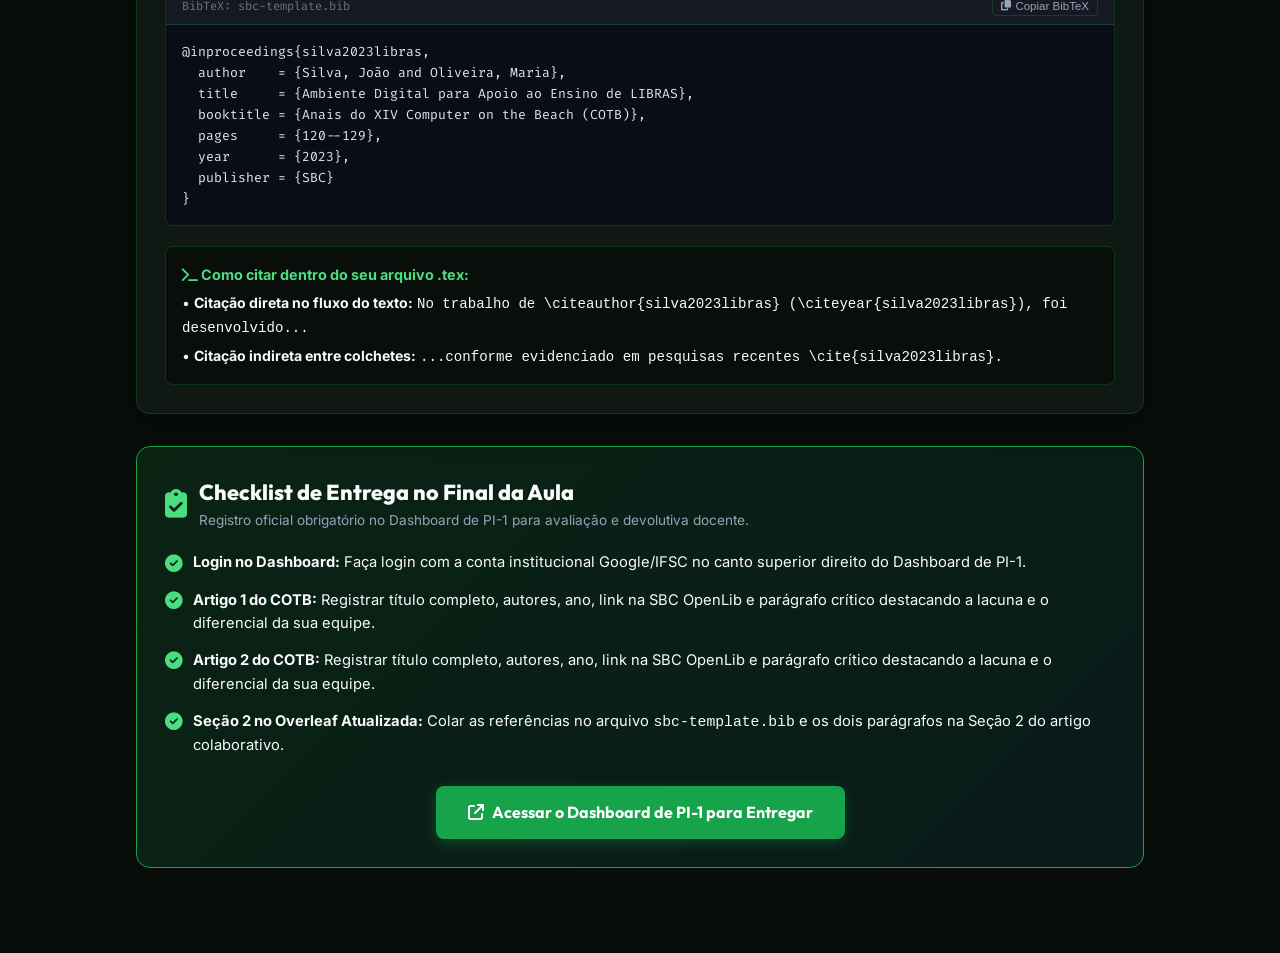
<file: 2026-2/roteiro-2-trabalhos-relacionados-cotb/index.html>
<!DOCTYPE html>
<html lang="pt-BR" data-theme="dark">
<head>
  <meta charset="UTF-8">
  <meta name="viewport" content="width=device-width, initial-scale=1.0">
  <title>Roteiro 2 — Pesquisa Bibliográfica, Fichamento e Trabalhos Relacionados | PI-1 (IFSC Garopaba)</title>
  <meta name="description" content="Roteiro Prático 2 de Projeto Integrador I: Regras para pesquisa na Portal de Periódicos UNIVALI (COTB), Tripé de Análise, Fórmula do Parágrafo Científico e BibTeX no Overleaf.">

  <!-- Google Fonts -->
  <link rel="preconnect" href="https://fonts.googleapis.com">
  <link rel="preconnect" href="https://fonts.gstatic.com" crossorigin>
  <link href="https://fonts.googleapis.com/css2?family=Inter:wght@300;400;500;600;700;800&family=Outfit:wght@500;600;700;800;900&family=Fira+Code:wght@400;500;600&display=swap" rel="stylesheet">
  
  <!-- FontAwesome Icons -->
  <link rel="stylesheet" href="https://cdnjs.cloudflare.com/ajax/libs/font-awesome/6.4.0/css/all.min.css">

  <style>
    :root, [data-theme="dark"] {
      --bg-dark: #080d0a;
      --bg-surface: #0f1712;
      --bg-card: rgba(18, 28, 22, 0.85);
      --bg-card-hover: rgba(26, 42, 32, 0.95);
      --border-color: rgba(34, 197, 94, 0.2);
      --border-glow: rgba(34, 197, 94, 0.4);

      --ifsc-green: #16a34a;
      --ifsc-green-light: #4ade80;
      --ifsc-green-glow: rgba(34, 197, 94, 0.25);
      --ifsc-red: #ef4444;

      --accent-cyan: #06b6d4;
      --accent-amber: #f59e0b;
      --accent-purple: #a855f7;
      --accent-blue: #3b82f6;

      --text-main: #f8fafc;
      --text-muted: #94a3b8;
      --text-dim: #64748b;

      --chip-bg: rgba(0, 0, 0, 0.4);
      --radius-sm: 8px;
      --radius-md: 14px;
      --radius-lg: 20px;
      --shadow-glass: 0 8px 32px 0 rgba(0, 0, 0, 0.37);
      --transition: all 0.25s cubic-bezier(0.4, 0, 0.2, 1);
    }

    [data-theme="light"] {
      --bg-dark: #f8fafc;
      --bg-surface: #ffffff;
      --bg-card: rgba(255, 255, 255, 0.95);
      --bg-card-hover: #ffffff;
      --border-color: rgba(22, 163, 74, 0.25);
      --border-glow: rgba(22, 163, 74, 0.5);

      --ifsc-green: #15803d;
      --ifsc-green-light: #16a34a;
      --ifsc-green-glow: rgba(22, 163, 74, 0.2);
      --ifsc-red: #dc2626;

      --accent-cyan: #0891b2;
      --accent-amber: #d97706;
      --accent-purple: #7e22ce;
      --accent-blue: #2563eb;

      --text-main: #0f172a;
      --text-muted: #475569;
      --text-dim: #94a3b8;

      --chip-bg: rgba(0, 0, 0, 0.04);
      --shadow-glass: 0 4px 20px -2px rgba(0, 0, 0, 0.08);
    }

    * { box-sizing: border-box; margin: 0; padding: 0; }
    body {
      background-color: var(--bg-dark);
      color: var(--text-main);
      font-family: 'Inter', sans-serif;
      line-height: 1.6;
      padding-bottom: 4rem;
      min-height: 100vh;
    }

    .top-header {
      background: var(--bg-surface);
      border-bottom: 1px solid var(--border-color);
      padding: 0.85rem 1.5rem;
      display: flex;
      justify-content: space-between;
      align-items: center;
      position: sticky;
      top: 0;
      z-index: 50;
      backdrop-filter: blur(12px);
    }

    .nav-breadcrumb {
      display: flex;
      align-items: center;
      gap: 0.6rem;
      font-size: 0.85rem;
      color: var(--text-muted);
    }
    .nav-breadcrumb a {
      color: var(--ifsc-green-light);
      text-decoration: none;
      font-weight: 600;
    }
    .nav-breadcrumb a:hover { text-decoration: underline; }

    .header-actions {
      display: flex;
      align-items: center;
      gap: 0.75rem;
    }
    .theme-toggle-btn {
      background: var(--chip-bg);
      border: 1px solid var(--border-color);
      color: var(--text-main);
      padding: 0.45rem 0.8rem;
      border-radius: var(--radius-sm);
      cursor: pointer;
      font-size: 0.85rem;
      transition: var(--transition);
    }
    .theme-toggle-btn:hover { border-color: var(--border-glow); }

    .container {
      max-width: 1040px;
      margin: 0 auto;
      padding: 1.5rem 1rem;
    }

    /* Hero Banner */
    .hero-banner {
      background: linear-gradient(135deg, rgba(22, 163, 74, 0.18) 0%, rgba(6, 182, 212, 0.12) 100%);
      border: 1px solid var(--border-color);
      border-radius: var(--radius-lg);
      padding: 2.2rem 2rem;
      margin-bottom: 2rem;
      box-shadow: var(--shadow-glass);
      position: relative;
      overflow: hidden;
    }
    .hero-tag {
      font-family: 'Outfit', sans-serif;
      font-size: 0.78rem;
      font-weight: 800;
      text-transform: uppercase;
      letter-spacing: 0.08em;
      color: var(--ifsc-green-light);
      background: rgba(34, 197, 94, 0.18);
      border: 1px solid rgba(34, 197, 94, 0.35);
      padding: 0.3rem 0.8rem;
      border-radius: 9999px;
      display: inline-flex;
      align-items: center;
      gap: 0.4rem;
      margin-bottom: 0.85rem;
    }
    .hero-title {
      font-family: 'Outfit', sans-serif;
      font-size: 2rem;
      font-weight: 800;
      line-height: 1.25;
      margin-bottom: 0.6rem;
      background: linear-gradient(90deg, var(--text-main) 60%, var(--ifsc-green-light) 100%);
      -webkit-background-clip: text;
      -webkit-text-fill-color: transparent;
    }
    .hero-desc {
      color: var(--text-muted);
      font-size: 1rem;
      max-width: 820px;
      margin-bottom: 1.5rem;
    }

    /* Cards de Passos e Regras */
    .rule-card {
      background: var(--bg-card);
      border: 1px solid var(--border-color);
      border-radius: var(--radius-md);
      padding: 1.75rem;
      margin-bottom: 1.75rem;
      box-shadow: var(--shadow-glass);
      transition: var(--transition);
      position: relative;
    }
    .rule-card:hover {
      border-color: var(--border-glow);
      background: var(--bg-card-hover);
      transform: translateY(-2px);
    }
    .rule-header {
      display: flex;
      align-items: center;
      gap: 0.85rem;
      margin-bottom: 1.25rem;
    }
    .rule-num {
      width: 38px;
      height: 38px;
      border-radius: 50%;
      background: var(--ifsc-green);
      color: white;
      font-family: 'Outfit', sans-serif;
      font-size: 1.1rem;
      font-weight: 800;
      display: flex;
      align-items: center;
      justify-content: center;
      flex-shrink: 0;
      box-shadow: 0 4px 12px var(--ifsc-green-glow);
    }
    .rule-title {
      font-family: 'Outfit', sans-serif;
      font-size: 1.3rem;
      font-weight: 700;
      color: var(--text-main);
    }
    .rule-subtitle {
      font-size: 0.85rem;
      color: var(--text-muted);
    }

    /* Links Grid */
    .links-grid {
      display: grid;
      grid-template-columns: repeat(auto-fit, minmax(280px, 1fr));
      gap: 1rem;
      margin: 1.25rem 0;
    }
    .link-card {
      background: var(--chip-bg);
      border: 1px solid var(--border-color);
      border-radius: var(--radius-sm);
      padding: 1rem;
      text-decoration: none;
      color: var(--text-main);
      display: flex;
      align-items: center;
      gap: 0.85rem;
      transition: var(--transition);
    }
    .link-card:hover {
      border-color: var(--ifsc-green-light);
      background: rgba(34, 197, 94, 0.08);
      transform: translateY(-2px);
    }
    .link-card-icon {
      font-size: 1.6rem;
      color: var(--ifsc-green-light);
    }

    /* Tripé Grid */
    .tripe-grid {
      display: grid;
      grid-template-columns: repeat(auto-fit, minmax(260px, 1fr));
      gap: 1rem;
      margin: 1.25rem 0;
    }
    .tripe-item {
      background: rgba(0, 0, 0, 0.25);
      border: 1px solid var(--border-color);
      border-radius: var(--radius-sm);
      padding: 1.15rem;
    }
    [data-theme="light"] .tripe-item {
      background: rgba(0, 0, 0, 0.03);
    }
    .tripe-item-badge {
      font-family: 'Outfit', sans-serif;
      font-size: 0.72rem;
      font-weight: 800;
      text-transform: uppercase;
      padding: 0.2rem 0.55rem;
      border-radius: 4px;
      display: inline-block;
      margin-bottom: 0.5rem;
    }
    .b-blue { background: rgba(6, 182, 212, 0.2); color: var(--accent-cyan); border: 1px solid rgba(6, 182, 212, 0.35); }
    .b-purple { background: rgba(168, 85, 247, 0.2); color: var(--accent-purple); border: 1px solid rgba(168, 85, 247, 0.35); }
    .b-green { background: rgba(34, 197, 94, 0.2); color: var(--ifsc-green-light); border: 1px solid rgba(34, 197, 94, 0.35); }

    /* Fórmula do Parágrafo */
    /* FÓRMULA DO PARÁGRAFO CIENTÍFICO (ALTO CONTRASTE) */
    .formula-box {
      background: rgba(6, 182, 212, 0.08);
      border: 1px solid rgba(6, 182, 212, 0.35);
      border-radius: var(--radius-sm);
      padding: 1.25rem 1.4rem;
      margin: 1.25rem 0;
      font-family: 'Fira Code', monospace;
      font-size: 0.88rem;
      line-height: 2.2;
      color: #f8fafc;
      display: flex;
      flex-wrap: wrap;
      align-items: center;
      gap: 0.45rem;
    }

    [data-theme="light"] .formula-box {
      background: #f8fafc;
      border: 1.5px solid #cbd5e1;
      color: #0f172a;
      box-shadow: 0 2px 8px rgba(0, 0, 0, 0.04);
    }

    .formula-plus {
      font-weight: 800;
      font-size: 1.15rem;
      color: var(--accent-cyan);
      user-select: none;
      margin: 0 0.15rem;
    }
    [data-theme="light"] .formula-plus {
      color: #0284c7;
    }

    .f-tag {
      padding: 0.35rem 0.7rem;
      border-radius: 6px;
      font-weight: 800;
      font-size: 0.82rem;
      display: inline-flex;
      align-items: center;
      letter-spacing: 0.2px;
      box-shadow: 0 1px 3px rgba(0,0,0,0.08);
      transition: transform 0.15s ease;
    }
    .f-tag:hover {
      transform: translateY(-1px);
    }

    /* Cores de Alto Contraste para Cada Bloco */
    /* Bloco 1: Citação e Autores */
    .f-cite {
      background: rgba(168, 85, 247, 0.25);
      color: #e9d5ff;
      border: 1.5px solid #a855f7;
    }
    [data-theme="light"] .f-cite {
      background: #f3e8ff;
      color: #581c87;
      border-color: #9333ea;
    }

    /* Bloco 2: Proposta e Objetivo */
    .f-obj {
      background: rgba(59, 130, 246, 0.25);
      color: #bfdbfe;
      border: 1.5px solid #3b82f6;
    }
    [data-theme="light"] .f-obj {
      background: #eff6ff;
      color: #1e3a8a;
      border-color: #2563eb;
    }

    /* Bloco 3: Tecnologia / Método */
    .f-tech {
      background: rgba(34, 197, 94, 0.25);
      color: #bbf7d0;
      border: 1.5px solid #22c55e;
    }
    [data-theme="light"] .f-tech {
      background: #f0fdf4;
      color: #14532d;
      border-color: #16a34a;
    }

    /* Bloco 4: Limitação / Lacuna */
    .f-gap {
      background: rgba(245, 158, 11, 0.25);
      color: #fef08a;
      border: 1.5px solid #eab308;
    }
    [data-theme="light"] .f-gap {
      background: #fef9c3;
      color: #713f12;
      border-color: #ca8a04;
    }

    /* Bloco 5: Diferencial Inovador */
    .f-diff {
      background: rgba(239, 68, 68, 0.25);
      color: #fecdd3;
      border: 1.5px solid #ef4444;
    }
    [data-theme="light"] .f-diff {
      background: #ffe4e6;
      color: #881337;
      border-color: #e11d48;
    }

    /* Tags inline dentro dos exemplos */
    .hl-cite { color: #c084fc; font-weight: 700; }
    [data-theme="light"] .hl-cite { color: #7e22ce; font-weight: 700; }

    .hl-obj { color: #60a5fa; font-weight: 600; }
    [data-theme="light"] .hl-obj { color: #1d4ed8; font-weight: 600; }

    .hl-tech { color: #4ade80; font-weight: 600; }
    [data-theme="light"] .hl-tech { color: #15803d; font-weight: 600; }

    .hl-gap { color: #facc15; font-weight: 600; text-decoration: underline dotted; }
    [data-theme="light"] .hl-gap { color: #a16207; font-weight: 600; text-decoration: underline dotted; }

    .hl-diff { color: #f87171; font-weight: 700; }
    [data-theme="light"] .hl-diff { color: #be123c; font-weight: 700; }

    /* Switcher de Exemplos de Equipes */
    .example-tabs {
      display: flex;
      gap: 0.5rem;
      margin: 1.25rem 0 0.75rem 0;
      flex-wrap: wrap;
    }
    .example-tab-btn {
      background: var(--chip-bg);
      border: 1px solid var(--border-color);
      color: var(--text-muted);
      font-size: 0.82rem;
      font-weight: 600;
      padding: 0.45rem 0.95rem;
      border-radius: var(--radius-sm);
      cursor: pointer;
      display: inline-flex;
      align-items: center;
      gap: 0.4rem;
      transition: var(--transition);
    }
    .example-tab-btn:hover {
      color: var(--text-main);
      border-color: var(--border-glow);
    }
    .example-tab-btn.active {
      background: var(--ifsc-green);
      color: white;
      border-color: var(--ifsc-green);
      box-shadow: 0 4px 12px var(--ifsc-green-glow);
    }

    .example-panel {
      display: none;
    }
    .example-panel.active {
      display: block;
      animation: fadeIn 0.3s ease;
    }

    @keyframes fadeIn {
      from { opacity: 0; transform: translateY(4px); }
      to { opacity: 1; transform: translateY(0); }
    }

    /* Exemplo Box */
    .example-box {
      background: rgba(0, 0, 0, 0.2);
      border-left: 4px solid var(--ifsc-green);
      border-radius: 0 var(--radius-sm) var(--radius-sm) 0;
      padding: 1.25rem;
      margin: 1.25rem 0;
      font-size: 0.92rem;
      line-height: 1.7;
    }
    [data-theme="light"] .example-box {
      background: rgba(0, 0, 0, 0.03);
    }

    /* Tabela Comparativa */
    .table-container {
      overflow-x: auto;
      margin: 1.25rem 0;
      border-radius: var(--radius-sm);
      border: 1px solid var(--border-color);
    }
    .comp-table {
      width: 100%;
      border-collapse: collapse;
      font-size: 0.85rem;
      text-align: left;
    }
    .comp-table th {
      background: var(--bg-surface);
      color: var(--text-main);
      font-weight: 700;
      padding: 0.75rem 1rem;
      border-bottom: 1px solid var(--border-color);
    }
    .comp-table td {
      padding: 0.75rem 1rem;
      border-bottom: 1px solid var(--border-color);
      color: var(--text-muted);
    }
    .comp-table tr:hover td {
      background: rgba(255, 255, 255, 0.02);
    }
    .comp-table .our-proj {
      background: rgba(34, 197, 94, 0.1);
      color: var(--text-main);
      font-weight: 600;
    }

    /* Code Block */
    .code-window {
      background: #090d16;
      border: 1px solid var(--border-color);
      border-radius: var(--radius-sm);
      margin: 1.25rem 0;
      overflow: hidden;
    }
    .code-header {
      background: rgba(255, 255, 255, 0.05);
      padding: 0.5rem 1rem;
      display: flex;
      justify-content: space-between;
      align-items: center;
      font-family: 'Fira Code', monospace;
      font-size: 0.75rem;
      color: var(--text-dim);
      border-bottom: 1px solid var(--border-color);
    }
    .code-content {
      padding: 1rem;
      font-family: 'Fira Code', monospace;
      font-size: 0.82rem;
      color: #e2e8f0;
      line-height: 1.6;
      overflow-x: auto;
      white-space: pre;
    }
    .btn-copy {
      background: transparent;
      border: 1px solid var(--border-color);
      color: var(--text-muted);
      border-radius: 4px;
      padding: 0.2rem 0.5rem;
      font-size: 0.72rem;
      cursor: pointer;
      display: inline-flex;
      align-items: center;
      gap: 0.3rem;
    }
    .btn-copy:hover {
      background: rgba(255, 255, 255, 0.1);
      color: white;
    }

    /* Checklist */
    .checklist-card {
      background: linear-gradient(135deg, rgba(22, 163, 74, 0.15) 0%, rgba(6, 182, 212, 0.08) 100%);
      border: 1px solid var(--ifsc-green);
      border-radius: var(--radius-md);
      padding: 1.75rem;
      margin-top: 2rem;
    }
    .checklist-list {
      list-style: none;
      margin: 1.25rem 0;
    }
    .checklist-list li {
      display: flex;
      align-items: flex-start;
      gap: 0.65rem;
      margin-bottom: 0.85rem;
      font-size: 0.92rem;
      color: var(--text-main);
    }
    .checklist-list li i {
      color: var(--ifsc-green-light);
      font-size: 1.1rem;
      margin-top: 0.2rem;
    }

    .btn-action {
      background: var(--ifsc-green);
      color: white;
      text-decoration: none;
      font-family: 'Outfit', sans-serif;
      font-weight: 700;
      padding: 0.75rem 1.6rem;
      border-radius: var(--radius-sm);
      display: inline-flex;
      align-items: center;
      gap: 0.5rem;
      transition: var(--transition);
      box-shadow: 0 4px 14px var(--ifsc-green-glow);
    }
    .btn-action:hover {
      background: #15803d;
      transform: translateY(-2px);
    }
  </style>
</head>
<body>

  <!-- Top Header Navigation -->
  <header class="top-header">
    <div class="nav-breadcrumb">
      <a href="../index.html"><i class="fa-solid fa-arrow-left"></i> Dashboard PI-1</a>
      <span>/</span>
      <span>Caderno de Roteiros</span>
      <span>/</span>
      <strong>Roteiro #02</strong>
    </div>
    <div class="header-actions">
      <a href="https://periodicos.univali.br/index.php/cotb" target="_blank" class="theme-toggle-btn" style="color:var(--ifsc-green-light); font-weight:600;">
        <i class="fa-solid fa-book-open"></i> Portal de Periódicos UNIVALI (COTB)
      </a>
      <button class="theme-toggle-btn" onclick="toggleTheme()" id="themeBtn">
        <i class="fa-solid fa-moon"></i> Tema
      </button>
    </div>
  </header>

  <main class="container">

    <!-- Hero Banner -->
    <section class="hero-banner">
      <span class="hero-tag"><i class="fa-solid fa-graduation-cap"></i> PI-1 • Turma Info 2025 • 2º Ano / 2026-2</span>
      <h1 class="hero-title">Roteiro 2 — Pesquisa Bibliográfica, Fichamento e Trabalhos Relacionados</h1>
      <p class="hero-desc">
        Guia prático e regras fundamentais para mapear artigos científicos na Portal de Periódicos UNIVALI (COTB), aplicar o Tripé de Análise, redigir a Seção 2 do Overleaf e estruturar citações com BibTeX.
      </p>
      <div style="display: flex; gap: 0.75rem; flex-wrap: wrap;">
        <a href="#regras" class="btn-action">
          <i class="fa-solid fa-list-check"></i> Ver as 5 Regrinhas Básicas
        </a>
        <a href="https://periodicos.univali.br/index.php/cotb" target="_blank" class="btn-action" style="background: var(--chip-bg); border: 1px solid var(--border-color); color: var(--text-main); box-shadow: none;">
          <i class="fa-solid fa-building-columns"></i> Abrir Anais do COTB (UNIVALI)
        </a>
      </div>
    </section>

    <!-- Regra 1 -->
    <section class="rule-card" id="regras">
      <div class="rule-header">
        <div class="rule-num">1</div>
        <div>
          <h2 class="rule-title">Onde e Como Garimpar Artigos no COTB</h2>
          <p class="rule-subtitle">Identificação de referências científicas válidas sem confundir com materiais informais.</p>
        </div>
      </div>

      <p style="font-size: 0.92rem; color: var(--text-muted); margin-bottom: 1rem;">
        Em computação, a seção de <strong>Trabalhos Relacionados</strong> prova aos avaliadores que sua equipe compreende o estado da arte do tema e que sua solução possui um diferencial concreto.
      </p>

      <div class="links-grid">
        <a href="https://periodicos.univali.br/index.php/cotb" target="_blank" class="link-card">
          <i class="fa-solid fa-building-columns link-card-icon"></i>
          <div>
            <strong>Anais do Computer on the Beach (UNIVALI)</strong>
            <p style="font-size: 0.75rem; color: var(--text-dim);">Hospedagem oficial dos Anais do COTB no Portal de Periódicos da UNIVALI</p>
          </div>
        </a>
        <a href="https://scholar.google.com.br/" target="_blank" class="link-card">
          <i class="fa-brands fa-google link-card-icon" style="color: var(--accent-purple);"></i>
          <div>
            <strong>Google Acadêmico</strong>
            <p style="font-size: 0.75rem; color: var(--text-dim);">Busca: "Computer on the Beach" + seu tema</p>
          </div>
        </a>
      </div>

      <div style="background: rgba(239, 68, 68, 0.08); border-left: 4px solid var(--ifsc-red); border-radius: 0 var(--radius-sm) var(--radius-sm) 0; padding: 0.85rem 1rem; font-size: 0.85rem; margin-top: 1rem;">
        <strong style="color: #f87171;"><i class="fa-solid fa-triangle-exclamation"></i> O que NÃO é trabalho relacionado:</strong>
        <p style="color: var(--text-muted); margin-top: 0.25rem;">
          Tutoriais do YouTube, fóruns do Stack Overflow, posts de blogs (Medium, Dev.to) e documentação de bibliotecas (ex: documentação oficial do React ou Bootstrap) <strong>não são artigos científicos</strong>. Você deve encontrar pesquisas que desenvolveram softwares similares aos dos anais da SBC.
        </p>
      </div>
    </section>

    <!-- Regra 2 -->
    <section class="rule-card">
      <div class="rule-header">
        <div class="rule-num">2</div>
        <div>
          <h2 class="rule-title">O Tripé de Análise Crítica</h2>
          <p class="rule-subtitle">As 3 perguntas obrigatórias que sua equipe deve responder para cada artigo encontrado.</p>
        </div>
      </div>

      <p style="font-size: 0.92rem; color: var(--text-muted);">
        Para cada artigo do COTB selecionado, sua equipe não deve apenas resumir o texto, mas sim confrontá-lo com a proposta do seu software:
      </p>

      <div class="tripe-grid">
        <div class="tripe-item">
          <span class="tripe-item-badge b-blue">1. O Que Fizeram?</span>
          <h4 style="font-size: 1rem; font-weight: 700; margin-bottom: 0.35rem;">Proposta do Artigo</h4>
          <p style="font-size: 0.82rem; color: var(--text-muted);">
            Qual foi o software ou método que os autores construíram? Qual público-alvo eles atenderam?
          </p>
        </div>

        <div class="tripe-item">
          <span class="tripe-item-badge b-purple">2. Como Fizeram?</span>
          <h4 style="font-size: 1rem; font-weight: 700; margin-bottom: 0.35rem;">Tecnologias &amp; Método</h4>
          <p style="font-size: 0.82rem; color: var(--text-muted);">
            Quais linguagens, frameworks, bancos de dados, arquitetura ou método de validação utilizaram?
          </p>
        </div>

        <div class="tripe-item">
          <span class="tripe-item-badge b-green">3. Qual o Diferencial?</span>
          <h4 style="font-size: 1rem; font-weight: 700; margin-bottom: 0.35rem;">Lacuna vs. Seu Projeto</h4>
          <p style="font-size: 0.82rem; color: var(--text-muted);">
            O que o projeto deles deixou de fora ou limitou? O que o SEU software inova ou adapta à realidade local?
          </p>
        </div>
      </div>
    </section>

    <!-- Regra 3 -->
    <section class="rule-card">
      <div class="rule-header">
        <div class="rule-num">3</div>
        <div>
          <h2 class="rule-title">A Fórmula do Parágrafo Científico</h2>
          <p class="rule-subtitle">Template acadêmico de alto impacto com exemplos de diferentes equipes de software.</p>
        </div>
      </div>

      <p style="font-size: 0.92rem; color: var(--text-muted);">
        Combine os <strong>5 blocos lógicos</strong> da fórmula abaixo para produzir um parágrafo crítico e estruturado na Seção 2 do Overleaf:
      </p>

      <!-- Fórmula com Cores de Alto Contraste -->
      <div class="formula-box">
        <span class="f-tag f-cite">[1. Citação e Autores]</span>
        <span class="formula-plus">+</span>
        <span class="f-tag f-obj">[2. Proposta e Objetivo do Sistema]</span>
        <span class="formula-plus">+</span>
        <span class="f-tag f-tech">[3. Tecnologia / Método Utilizado]</span>
        <span class="formula-plus">+</span>
        <span class="f-tag f-gap">[4. Limitação / Lacuna do Trabalho]</span>
        <span class="formula-plus">+</span>
        <span class="f-tag f-diff">[5. Diferencial Inovador da Sua Equipe]</span>
      </div>

      <!-- Seletor de Exemplos Reais de Equipes -->
      <div style="margin-top: 1.5rem;">
        <div style="display: flex; justify-content: space-between; align-items: center; flex-wrap: wrap; gap: 0.5rem;">
          <h3 style="font-family: 'Outfit', sans-serif; font-size: 1.05rem; font-weight: 700; color: var(--text-main);">
            <i class="fa-solid fa-shapes" style="color: var(--ifsc-green-light);"></i> Exemplos Práticos de Aplicação por Tema:
          </h3>
          <span style="font-size: 0.78rem; color: var(--text-muted);">Clique para alternar entre as equipes da turma:</span>
        </div>

        <div class="example-tabs">
          <button class="example-tab-btn active" onclick="switchExample('poup', this)">
            <i class="fa-solid fa-coins" style="color: var(--accent-amber);"></i> Equipe #6: Poup! (Finanças)
          </button>
          <button class="example-tab-btn" onclick="switchExample('codequest', this)">
            <i class="fa-solid fa-gamepad" style="color: var(--accent-cyan);"></i> Equipe #7: CodeQuest (Programação)
          </button>
          <button class="example-tab-btn" onclick="switchExample('seli', this)">
            <i class="fa-solid fa-hands-asl-interpreting" style="color: var(--ifsc-green-light);"></i> Equipe #1: SELI (LIBRAS)
          </button>
        </div>

        <!-- PAINEL 1: Equipe Poup! (Finanças para Jovens) -->
        <div class="example-panel active" id="example-poup">
          <div class="example-box">
            <div style="display: flex; justify-content: space-between; align-items: center; margin-bottom: 0.6rem; flex-wrap: wrap; gap: 0.5rem;">
              <h4 style="font-size: 0.95rem; font-weight: 700; color: var(--accent-amber); margin: 0;">
                <i class="fa-solid fa-coins"></i> Caso da Equipe #6: Projeto Poup! (Marcus, Felipe, Lucas M.)
              </h4>
              <span style="font-size: 0.74rem; background: rgba(245, 158, 11, 0.15); color: var(--accent-amber); padding: 0.15rem 0.5rem; border-radius: 4px; border: 1px solid rgba(245, 158, 11, 0.3);">
                Artigo COTB Correlato: Martins e Rocha (2022)
              </span>
            </div>
            <p style="margin-bottom: 0.85rem;">
              "<span class="hl-cite">No trabalho desenvolvido por Martins e Rocha (2022)</span>, 
              <span class="hl-obj">foi proposta uma dinâmica gamificada com tabuleiros físicos voltada ao ensino de conceitos de poupança e orçamento pessoal para estudantes do ensino básico</span>. 
              <span class="hl-tech">Para isso, os autores aplicaram oficinas presenciais com fichas de gastos impressas e pontuação manual registrada pelo professor em sala de aula</span>. 
              <span class="hl-gap">Embora a atividade tenha aumentado o interesse inicial dos alunos, o estudo aponta como limitação a dependência de encontros presenciais e a falta de uma ferramenta contínua que acompanhe os hábitos financeiros dos jovens no seu cotidiano</span>. 
              <span class="hl-diff">Diferentemente dessa abordagem centrada em papel, o presente projeto desenvolve a plataforma web Poup!, um aplicativo mobile-first que permite aos jovens cadastrar seus gastos reais, definir metas de economia e evoluir em missões digitais interativas diretamente pelo navegador no smartphone, garantindo autonomia e continuidade fora da escola</span>."
            </p>
            <div style="font-size: 0.78rem; color: var(--text-muted); background: var(--chip-bg); padding: 0.6rem 0.85rem; border-radius: var(--radius-sm); border: 1px solid var(--border-color); display: flex; gap: 1rem; flex-wrap: wrap;">
              <span><strong style="color:var(--text-main);">Legenda:</strong></span>
              <span><span class="hl-cite">■</span> Citação</span>
              <span><span class="hl-obj">■</span> Proposta</span>
              <span><span class="hl-tech">■</span> Método</span>
              <span><span class="hl-gap">■</span> Lacuna</span>
              <span><span class="hl-diff">■</span> Diferencial</span>
            </div>
          </div>
        </div>

        <!-- PAINEL 2: Equipe CodeQuest (Gamificação no Ensino de Código) -->
        <div class="example-panel" id="example-codequest">
          <div class="example-box">
            <div style="display: flex; justify-content: space-between; align-items: center; margin-bottom: 0.6rem; flex-wrap: wrap; gap: 0.5rem;">
              <h4 style="font-size: 0.95rem; font-weight: 700; color: var(--accent-cyan); margin: 0;">
                <i class="fa-solid fa-gamepad"></i> Caso da Equipe #7: Projeto CodeQuest (Kauan, Davi, Luiz)
              </h4>
              <span style="font-size: 0.74rem; background: rgba(6, 182, 212, 0.15); color: var(--accent-cyan); padding: 0.15rem 0.5rem; border-radius: 4px; border: 1px solid rgba(6, 182, 212, 0.3);">
                Artigo COTB Correlato: Oliveira e Santos (2023)
              </span>
            </div>
            <p style="margin-bottom: 0.85rem;">
              "<span class="hl-cite">Em pesquisa publicada no Computer on the Beach, Oliveira e Santos (2023)</span> 
              <span class="hl-obj">apresentaram um ambiente web para prática de algoritmos e exercícios de lógica de programação voltado a calouros de informática</span>. 
              <span class="hl-tech">A solução técnica utilizou um juiz online baseado em Python e contêineres Docker para testar automaticamente entradas e saídas de código dos estudantes</span>. 
              <span class="hl-gap">Contudo, os próprios autores destacaram que o modelo tradicional de submissão textual apresentou alta taxa de desengajamento ao longo do semestre, carecendo de estímulos motivacionais contínuos</span>. 
              <span class="hl-diff">Para solucionar esse problema de retenção, o projeto CodeQuest inova ao estruturar a prática de programação em trilhas temáticas com mecânicas de RPG, concedendo pontos de experiência (XP), rankings entre colegas e modos de duelos rápidos de lógica 1v1, tornando o aprendizado técnico lúdico e socialmente colaborativo</span>."
            </p>
            <div style="font-size: 0.78rem; color: var(--text-muted); background: var(--chip-bg); padding: 0.6rem 0.85rem; border-radius: var(--radius-sm); border: 1px solid var(--border-color); display: flex; gap: 1rem; flex-wrap: wrap;">
              <span><strong style="color:var(--text-main);">Legenda:</strong></span>
              <span><span class="hl-cite">■</span> Citação</span>
              <span><span class="hl-obj">■</span> Proposta</span>
              <span><span class="hl-tech">■</span> Método</span>
              <span><span class="hl-gap">■</span> Lacuna</span>
              <span><span class="hl-diff">■</span> Diferencial</span>
            </div>
          </div>
        </div>

        <!-- PAINEL 3: Equipe SELI (Acessibilidade e LIBRAS) -->
        <div class="example-panel" id="example-seli">
          <div class="example-box">
            <div style="display: flex; justify-content: space-between; align-items: center; margin-bottom: 0.6rem; flex-wrap: wrap; gap: 0.5rem;">
              <h4 style="font-size: 0.95rem; font-weight: 700; color: var(--ifsc-green-light); margin: 0;">
                <i class="fa-solid fa-hands-asl-interpreting"></i> Caso da Equipe #1: Projeto SELI (Eduarda, Débora, Luisa, Vitória)
              </h4>
              <span style="font-size: 0.74rem; background: rgba(34, 197, 94, 0.15); color: var(--ifsc-green-light); padding: 0.15rem 0.5rem; border-radius: 4px; border: 1px solid rgba(34, 197, 94, 0.3);">
                Artigo COTB Correlato: Silva et al. (2023)
              </span>
            </div>
            <p style="margin-bottom: 0.85rem;">
              "<span class="hl-cite">No trabalho desenvolvido por Silva et al. (2023)</span>, 
              <span class="hl-obj">foi proposta uma ferramenta digital para apoio à alfabetização em LIBRAS de crianças no ambiente escolar</span>. 
              <span class="hl-tech">Para isso, os autores implementaram uma aplicação desktop em linguagem C# com exercícios estáticos de múltipla escolha</span>. 
              <span class="hl-gap">Embora o sistema tenha auxiliado na fixação dos sinais básicos, ele apresenta como limitação a dependência de instalação local em computadores com sistema Windows, dificultando o acesso móvel</span>. 
              <span class="hl-diff">Diferentemente dessa abordagem, o presente projeto desenvolve uma plataforma 100% web, responsiva e com foco mobile-first, permitindo que estudantes e familiares pratiquem sinais interativos diretamente pelo navegador no smartphone, sem necessidade de download ou configuração prévia</span>."
            </p>
            <div style="font-size: 0.78rem; color: var(--text-muted); background: var(--chip-bg); padding: 0.6rem 0.85rem; border-radius: var(--radius-sm); border: 1px solid var(--border-color); display: flex; gap: 1rem; flex-wrap: wrap;">
              <span><strong style="color:var(--text-main);">Legenda:</strong></span>
              <span><span class="hl-cite">■</span> Citação</span>
              <span><span class="hl-obj">■</span> Proposta</span>
              <span><span class="hl-tech">■</span> Método</span>
              <span><span class="hl-gap">■</span> Lacuna</span>
              <span><span class="hl-diff">■</span> Diferencial</span>
            </div>
          </div>
        </div>

      </div>
    </section>

    <!-- Regra 4 -->
    <section class="rule-card">
      <div class="rule-header">
        <div class="rule-num">4</div>
        <div>
          <h2 class="rule-title">Tabela Comparativa de Trabalhos Relacionados</h2>
          <p class="rule-subtitle">Síntese visual em tabela para inclusão direta no artigo Overleaf.</p>
        </div>
      </div>

      <p style="font-size: 0.92rem; color: var(--text-muted);">
        Inserir um quadro comparativo na Seção 2 destaca a maturidade técnica da equipe e sintetiza os pontos fortes da sua solução:
      </p>

      <div class="table-container">
        <table class="comp-table">
          <thead>
            <tr>
              <th>Trabalho Relacionado</th>
              <th>Plataforma</th>
              <th>Tecnologias</th>
              <th>Público-Alvo</th>
              <th>Diferencial do Nosso Projeto</th>
            </tr>
          </thead>
          <tbody>
            <tr>
              <td><strong>Silva et al. (2023)</strong></td>
              <td>Desktop</td>
              <td>C# / WPF</td>
              <td>Ensino Infantil</td>
              <td>Nossa proposta é 100% web e roda direto no navegador.</td>
            </tr>
            <tr>
              <td><strong>Santos (2024)</strong></td>
              <td>Mobile App</td>
              <td>Flutter / Firebase</td>
              <td>Ensino Médio</td>
              <td>Foco na acessibilidade e realidade regional do IFSC Garopaba.</td>
            </tr>
            <tr class="our-proj">
              <td><strong>Nosso Software (SELI)</strong></td>
              <td>Web App Responsivo</td>
              <td>JavaScript / HTML5 / Pages</td>
              <td>Comunidade Escolar</td>
              <td>Sem instalação, responsivo mobile-first e de código aberto.</td>
            </tr>
          </tbody>
        </table>
      </div>

      <div class="code-window">
        <div class="code-header">
          <span>LaTeX: tabela_relacionados.tex</span>
          <button class="btn-copy" onclick="copiarCodigo('latex-table')"><i class="fa-solid fa-copy"></i> Copiar LaTeX</button>
        </div>
        <div class="code-content" id="latex-table">\begin{table}[ht]
\centering
\small
\caption{Quadro comparativo entre trabalhos correlatos e o projeto proposto.}
\label{tab:relacionados}
\begin{tabular}{|l|c|c|c|X|}
\hline
\textbf{Trabalho} & \textbf{Plataforma} & \textbf{Tecnologias} & \textbf{Público-Alvo} & \textbf{Diferencial do Nosso Projeto} \\ \hline
Silva et al. (2023) & Desktop & C\# / WPF & Ensino Infantil & Arquitetura Web, mobile-first e livre de instalação. \\ \hline
Santos (2024) & Mobile App & Flutter / Firebase & Ensino Médio & Recursos voltados à acessibilidade no IFSC Garopaba. \\ \hline
\textbf{Nossa Proposta} & \textbf{Web App} & \textbf{JS / HTML5 / Pages} & \textbf{Geral / IFSC} & \textbf{Acesso instantâneo e código aberto no GitHub.} \\ \hline
\end{tabular}
\end{table}</div>
      </div>
    </section>

    <!-- Regra 5 -->
    <section class="rule-card">
      <div class="rule-header">
        <div class="rule-num">5</div>
        <div>
          <h2 class="rule-title">Gestão das Referências no BibTeX</h2>
          <p class="rule-subtitle">Importação correta no arquivo references.bib e citação automática no texto LaTeX.</p>
        </div>
      </div>

      <p style="font-size: 0.92rem; color: var(--text-muted); margin-bottom: 0.75rem;">
        No Overleaf, nunca digite referências manualmente no texto. Exporte o formato BibTeX da SBC OpenLib ou Google Acadêmico e cole no arquivo <code>sbc-template.bib</code>:
      </p>

      <div class="code-window">
        <div class="code-header">
          <span>BibTeX: sbc-template.bib</span>
          <button class="btn-copy" onclick="copiarCodigo('bibtex-code')"><i class="fa-solid fa-copy"></i> Copiar BibTeX</button>
        </div>
        <div class="code-content" id="bibtex-code">@inproceedings{silva2023libras,
  author    = {Silva, João and Oliveira, Maria},
  title     = {Ambiente Digital para Apoio ao Ensino de LIBRAS},
  booktitle = {Anais do XIV Computer on the Beach (COTB)},
  pages     = {120--129},
  year      = {2023},
  publisher = {SBC}
}</div>
      </div>

      <div style="background: var(--chip-bg); border: 1px solid var(--border-color); border-radius: var(--radius-sm); padding: 1rem; font-size: 0.88rem; margin-top: 1rem;">
        <h4 style="font-size: 0.9rem; color: var(--ifsc-green-light); margin-bottom: 0.35rem;"><i class="fa-solid fa-terminal"></i> Como citar dentro do seu arquivo .tex:</h4>
        <p>• <strong>Citação direta no fluxo do texto:</strong> <code>No trabalho de \citeauthor{silva2023libras} (\citeyear{silva2023libras}), foi desenvolvido...</code></p>
        <p style="margin-top: 0.35rem;">• <strong>Citação indireta entre colchetes:</strong> <code>...conforme evidenciado em pesquisas recentes \cite{silva2023libras}.</code></p>
      </div>
    </section>

    <!-- Checklist Final -->
    <section class="checklist-card">
      <div style="display: flex; align-items: center; gap: 0.75rem; margin-bottom: 1rem;">
        <i class="fa-solid fa-clipboard-check" style="font-size: 1.8rem; color: var(--ifsc-green-light);"></i>
        <div>
          <h3 style="font-family: 'Outfit', sans-serif; font-size: 1.35rem; font-weight: 800;">Checklist de Entrega no Final da Aula</h3>
          <p style="font-size: 0.85rem; color: var(--text-muted);">Registro oficial obrigatório no Dashboard de PI-1 para avaliação e devolutiva docente.</p>
        </div>
      </div>

      <ul class="checklist-list">
        <li>
          <i class="fa-solid fa-circle-check"></i>
          <div>
            <strong>Login no Dashboard:</strong> Faça login com a conta institucional Google/IFSC no canto superior direito do Dashboard de PI-1.
          </div>
        </li>
        <li>
          <i class="fa-solid fa-circle-check"></i>
          <div>
            <strong>Artigo 1 do COTB:</strong> Registrar título completo, autores, ano, link na SBC OpenLib e parágrafo crítico destacando a lacuna e o diferencial da sua equipe.
          </div>
        </li>
        <li>
          <i class="fa-solid fa-circle-check"></i>
          <div>
            <strong>Artigo 2 do COTB:</strong> Registrar título completo, autores, ano, link na SBC OpenLib e parágrafo crítico destacando a lacuna e o diferencial da sua equipe.
          </div>
        </li>
        <li>
          <i class="fa-solid fa-circle-check"></i>
          <div>
            <strong>Seção 2 no Overleaf Atualizada:</strong> Colar as referências no arquivo <code>sbc-template.bib</code> e os dois parágrafos na Seção 2 do artigo colaborativo.
          </div>
        </li>
      </ul>

      <div style="text-align: center; margin-top: 1.75rem;">
        <a href="../index.html" class="btn-action" style="font-size: 1rem; padding: 0.85rem 2rem;">
          <i class="fa-solid fa-arrow-up-right-from-square"></i> Acessar o Dashboard de PI-1 para Entregar
        </a>
      </div>
    </section>

  </main>

  <script>
    
    function switchExample(teamId, btn) {
      document.querySelectorAll('.example-panel').forEach(p => p.classList.remove('active'));
      document.querySelectorAll('.example-tab-btn').forEach(b => b.classList.remove('active'));
      const target = document.getElementById('example-' + teamId);
      if (target) target.classList.add('active');
      if (btn) btn.classList.add('active');
    }

    function toggleTheme() {
      const html = document.documentElement;
      const current = html.getAttribute('data-theme') || 'dark';
      const next = current === 'dark' ? 'light' : 'dark';
      html.setAttribute('data-theme', next);
      localStorage.setItem('pi1_theme', next);
      const btn = document.getElementById('themeBtn');
      if (btn) btn.innerHTML = next === 'dark' ? '<i class="fa-solid fa-moon"></i> Tema' : '<i class="fa-solid fa-sun"></i> Tema';
    }

    document.addEventListener('DOMContentLoaded', () => {
      const saved = localStorage.getItem('pi1_theme');
      if (saved) {
        document.documentElement.setAttribute('data-theme', saved);
        const btn = document.getElementById('themeBtn');
        if (btn) btn.innerHTML = saved === 'dark' ? '<i class="fa-solid fa-moon"></i> Tema' : '<i class="fa-solid fa-sun"></i> Tema';
      }
    });

    function copiarCodigo(id) {
      const el = document.getElementById(id);
      if (!el) return;
      navigator.clipboard.writeText(el.innerText).then(() => {
        alert('Código copiado com sucesso para a área de transferência!');
      });
    }
  </script>
</body>
</html>
</file>
<file: 2026-2/pi1-live.css>
/* ==========================================================================
   PI-1 LIVE CSS — Estilos da camada dinâmica (Auth, Registros, Devolutivas, Demandas)
   ========================================================================== */

/* Cabeçalho Auth */
.pi1-auth-container {
  display: flex;
  align-items: center;
  gap: 0.65rem;
  flex-wrap: wrap;
}

.pi1-user-badge {
  display: inline-flex;
  align-items: center;
  gap: 0.5rem;
  background: var(--bg-card, #ffffff);
  border: 1px solid var(--border-color, #e2e8f0);
  border-radius: 9999px;
  padding: 0.35rem 0.85rem;
  font-size: 0.82rem;
  font-weight: 500;
  box-shadow: var(--shadow-sm, 0 1px 2px rgba(0,0,0,0.05));
}

.pi1-user-role {
  display: inline-block;
  padding: 0.15rem 0.45rem;
  border-radius: 6px;
  font-size: 0.7rem;
  font-weight: 700;
  text-transform: uppercase;
  letter-spacing: 0.05em;
}

.pi1-user-role.docente {
  background: #fef3c7;
  color: #92400e;
}

.pi1-user-role.aluno {
  background: #dbeafe;
  color: #1e40af;
}

.pi1-btn-logout {
  background: transparent;
  border: 1px solid var(--border-color, #cbd5e1);
  color: var(--text-muted, #64748b);
  border-radius: 6px;
  padding: 0.25rem 0.5rem;
  font-size: 0.75rem;
  cursor: pointer;
  transition: all 0.2s ease;
}

.pi1-btn-logout:hover {
  background: #fee2e2;
  color: #b91c1c;
  border-color: #fca5a5;
}

/* Timeline e Devolutivas */
.pi1-timeline {
  display: flex;
  flex-direction: column;
  gap: 1rem;
  margin-top: 1rem;
}

.pi1-timeline-item {
  position: relative;
  padding-left: 1.5rem;
  border-left: 2px solid var(--ifsc-green, #16a34a);
}

.pi1-timeline-item::before {
  content: '';
  position: absolute;
  left: -0.4rem;
  top: 0.2rem;
  width: 0.75rem;
  height: 0.75rem;
  border-radius: 50%;
  background: var(--ifsc-green, #16a34a);
  border: 2px solid var(--bg-card, #ffffff);
}

.pi1-timeline-header {
  display: flex;
  justify-content: space-between;
  align-items: center;
  font-size: 0.78rem;
  color: var(--text-muted, #64748b);
  margin-bottom: 0.35rem;
}

.pi1-timeline-author {
  font-weight: 600;
  color: var(--text-main, #1e293b);
}

.pi1-timeline-body {
  font-size: 0.88rem;
  line-height: 1.5;
  color: var(--text-main, #334155);
  background: var(--chip-bg, #ffffff);
  padding: 0.75rem;
  border-radius: 8px;
  border: 1px solid var(--border-color, #e2e8f0);
}

.pi1-difficulty-tag {
  display: inline-block;
  background: rgba(239, 68, 68, 0.12);
  color: var(--ifsc-red, #dc2626);
  border: 1px solid rgba(239, 68, 68, 0.3);
  padding: 0.35rem 0.65rem;
  border-radius: 6px;
  font-size: 0.8rem;
  margin-top: 0.5rem;
  width: 100%;
}

.pi1-devolutiva-box {
  background: rgba(22, 163, 74, 0.12);
  border: 1px solid rgba(22, 163, 74, 0.3);
  border-left: 4px solid var(--ifsc-green, #16a34a);
  border-radius: 6px;
  padding: 0.65rem 0.85rem;
  margin-top: 0.65rem;
  font-size: 0.84rem;
  color: var(--text-main, #14532d);
}

.pi1-devolutiva-box header {
  display: flex;
  justify-content: space-between;
  font-size: 0.75rem;
  font-weight: 700;
  color: var(--ifsc-green-light, #15803d);
  margin-bottom: 0.25rem;
}

.pi1-btn-devolutiva {
  display: inline-flex;
  align-items: center;
  gap: 0.3rem;
  background: rgba(59, 130, 246, 0.15);
  color: var(--accent-blue, #1d4ed8);
  border: 1px solid rgba(59, 130, 246, 0.35);
  padding: 0.3rem 0.6rem;
  border-radius: 6px;
  font-size: 0.75rem;
  font-weight: 600;
  margin-top: 0.5rem;
  cursor: pointer;
  transition: all 0.2s ease;
}

.pi1-btn-devolutiva:hover {
  background: rgba(59, 130, 246, 0.25);
}

/* ============================ DEMANDAS & CHECKPOINTS ============================ */

.pi1-demandas-grid {
  display: grid;
  grid-template-columns: repeat(auto-fill, minmax(320px, 1fr));
  gap: 1.25rem;
  margin-top: 1rem;
}

.pi1-demanda-card {
  background: var(--bg-card);
  border: 1px solid var(--border-color);
  border-radius: var(--radius-md);
  padding: 1.25rem;
  display: flex;
  flex-direction: column;
  justify-content: space-between;
  transition: var(--transition);
  position: relative;
  box-shadow: var(--shadow-glass);
}

.pi1-demanda-card:hover {
  transform: translateY(-2px);
  border-color: var(--border-glow);
}

.pi1-demanda-card.concluida {
  opacity: 0.75;
  border-color: rgba(34, 197, 94, 0.3);
}

.pi1-demanda-header {
  display: flex;
  justify-content: space-between;
  align-items: flex-start;
  margin-bottom: 0.6rem;
}

.pi1-demanda-title {
  font-size: 1rem;
  font-weight: 700;
  color: var(--text-main);
  margin-bottom: 0.35rem;
  line-height: 1.35;
}

.pi1-demanda-desc {
  font-size: 0.85rem;
  color: var(--text-muted);
  line-height: 1.45;
  margin-bottom: 0.85rem;
}

.pi1-demanda-meta {
  display: flex;
  justify-content: space-between;
  align-items: center;
  font-size: 0.78rem;
  color: var(--text-dim);
  padding-top: 0.75rem;
  border-top: 1px dashed var(--border-color);
}

.pi1-badge-broadcast {
  background: linear-gradient(135deg, #a855f7 0%, #7c3aed 100%);
  color: #fff;
  padding: 0.2rem 0.5rem;
  border-radius: 9999px;
  font-size: 0.7rem;
  font-weight: 700;
  text-transform: uppercase;
  letter-spacing: 0.05em;
}

.pi1-badge-projeto {
  background: rgba(6, 182, 212, 0.15);
  color: var(--accent-cyan);
  border: 1px solid rgba(6, 182, 212, 0.3);
  padding: 0.2rem 0.5rem;
  border-radius: 9999px;
  font-size: 0.7rem;
  font-weight: 700;
}

.pi1-demanda-prazo {
  display: inline-flex;
  align-items: center;
  gap: 0.3rem;
  font-weight: 600;
  color: var(--accent-amber);
}

/* Modal Form Styles */
.pi1-modal-form {
  display: flex;
  flex-direction: column;
  gap: 1rem;
}

.pi1-form-group {
  display: flex;
  flex-direction: column;
  gap: 0.35rem;
}

.pi1-form-group label {
  font-size: 0.82rem;
  font-weight: 600;
  color: var(--text-main, #1e293b);
}

.pi1-form-group input,
.pi1-form-group textarea,
.pi1-form-group select {
  width: 100%;
  padding: 0.65rem 0.85rem;
  border-radius: 8px;
  border: 1px solid var(--border-color, #cbd5e1);
  background: var(--input-bg, #ffffff);
  color: var(--text-main, #1e293b);
  font-size: 0.9rem;
  font-family: inherit;
  box-sizing: border-box;
  transition: border-color 0.2s ease;
}

.pi1-form-group input:focus,
.pi1-form-group textarea:focus,
.pi1-form-group select:focus {
  outline: none;
  border-color: var(--ifsc-green, #16a34a);
  box-shadow: 0 0 0 3px var(--ifsc-green-glow);
}

.pi1-form-hint {
  font-size: 0.75rem;
  color: var(--text-dim, #64748b);
}

.pi1-modal-footer {
  display: flex;
  justify-content: flex-end;
  gap: 0.75rem;
  margin-top: 1rem;
  padding-top: 1rem;
  border-top: 1px solid var(--border-color, #e2e8f0);
}

/* ============================ AVALIAÇÃO DE OBJETIVOS & RUBRICAS ============================ */
.pi1-obj-preview-box {
  background: var(--chip-bg, #f8fafc);
  border: 1px solid var(--border-color, #e2e8f0);
  border-left: 4px solid var(--accent-cyan, #06b6d4);
  border-radius: 8px;
  padding: 0.85rem 1rem;
  margin-bottom: 1.25rem;
}

.pi1-obj-preview-title {
  font-size: 0.8rem;
  font-weight: 700;
  text-transform: uppercase;
  letter-spacing: 0.05em;
  color: var(--accent-cyan, #06b6d4);
  margin-bottom: 0.4rem;
  display: flex;
  align-items: center;
  gap: 0.4rem;
}

.pi1-obj-preview-text {
  font-size: 0.88rem;
  line-height: 1.55;
  color: var(--text-main, #1e293b);
  white-space: pre-wrap;
  max-height: 220px;
  overflow-y: auto;
  padding-right: 0.5rem;
}

.pi1-rubrica-section {
  background: var(--bg-card, #ffffff);
  border: 1px solid var(--border-color, #e2e8f0);
  border-radius: 10px;
  padding: 1.1rem;
  margin-bottom: 1.2rem;
}

.pi1-rubrica-header {
  display: flex;
  justify-content: space-between;
  align-items: center;
  margin-bottom: 0.85rem;
  padding-bottom: 0.6rem;
  border-bottom: 1px solid var(--border-color, #e2e8f0);
}

.pi1-rubrica-header h3 {
  font-size: 0.98rem;
  font-weight: 700;
  color: var(--text-main, #1e293b);
  margin: 0;
  display: flex;
  align-items: center;
  gap: 0.5rem;
}

.pi1-checklist-grid {
  display: grid;
  grid-template-columns: 1fr 1fr;
  gap: 0.6rem;
  margin-bottom: 0.85rem;
}

@media (max-width: 640px) {
  .pi1-checklist-grid {
    grid-template-columns: 1fr;
  }
}

.pi1-check-item {
  display: flex;
  align-items: flex-start;
  gap: 0.5rem;
  font-size: 0.84rem;
  color: var(--text-muted, #475569);
  background: var(--chip-bg, #f8fafc);
  padding: 0.55rem 0.75rem;
  border-radius: 6px;
  border: 1px solid var(--border-color, #e2e8f0);
  cursor: pointer;
  user-select: none;
}

.pi1-check-item input[type="checkbox"] {
  width: 17px;
  height: 17px;
  margin-top: 2px;
  cursor: pointer;
  accent-color: var(--ifsc-green, #16a34a);
}

.pi1-degraus-container {
  display: flex;
  flex-direction: column;
  gap: 0.75rem;
  margin-bottom: 0.85rem;
}

.pi1-degrau-row {
  background: var(--chip-bg, #f8fafc);
  border: 1px solid var(--border-color, #e2e8f0);
  border-radius: 8px;
  padding: 0.75rem 0.9rem;
  display: flex;
  flex-direction: column;
  gap: 0.45rem;
}

.pi1-degrau-top {
  display: flex;
  justify-content: space-between;
  align-items: center;
  flex-wrap: wrap;
  gap: 0.5rem;
}

.pi1-degrau-tag {
  font-size: 0.78rem;
  font-weight: 700;
  color: var(--text-main, #1e293b);
  display: flex;
  align-items: center;
  gap: 0.4rem;
}

.pi1-degrau-desc {
  font-size: 0.78rem;
  color: var(--text-dim, #64748b);
}

.pi1-status-select {
  padding: 0.35rem 0.65rem;
  border-radius: 6px;
  font-size: 0.8rem;
  font-weight: 600;
  border: 1px solid var(--border-color, #cbd5e1);
  background: var(--bg-card, #ffffff);
  color: var(--text-main, #1e293b);
  cursor: pointer;
}

.pi1-eval-summary-card {
  background: var(--chip-bg, #f8fafc);
  border: 1px solid var(--border-color, #e2e8f0);
  border-radius: 10px;
  padding: 1rem 1.15rem;
  margin-bottom: 1.25rem;
}

/* ============================ ABA DE NOTAS E AVALIAÇÕES ============================ */
.pi1-notas-container {
  display: flex;
  flex-direction: column;
  gap: 1.25rem;
}

.pi1-notas-header {
  display: flex;
  justify-content: space-between;
  align-items: center;
  flex-wrap: wrap;
  gap: 1rem;
  background: var(--bg-card, #ffffff);
  border: 1px solid var(--border-color, #e2e8f0);
  border-radius: 12px;
  padding: 1.25rem 1.5rem;
}

.pi1-notas-kpi-grid {
  display: grid;
  grid-template-columns: repeat(auto-fit, minmax(200px, 1fr));
  gap: 1rem;
}

.pi1-kpi-card {
  background: var(--bg-card, #ffffff);
  border: 1px solid var(--border-color, #e2e8f0);
  border-radius: 10px;
  padding: 1rem 1.25rem;
  display: flex;
  flex-direction: column;
  gap: 0.35rem;
}

.pi1-kpi-val {
  font-family: 'Outfit', sans-serif;
  font-size: 1.75rem;
  font-weight: 700;
  color: var(--text-main, #1e293b);
  line-height: 1.2;
}

.pi1-kpi-lbl {
  font-size: 0.78rem;
  text-transform: uppercase;
  letter-spacing: 0.05em;
  color: var(--text-dim, #64748b);
  font-weight: 600;
}

.pi1-notas-table-wrapper {
  background: var(--bg-card, #ffffff);
  border: 1px solid var(--border-color, #e2e8f0);
  border-radius: 12px;
  overflow-x: auto;
}

.pi1-notas-table {
  width: 100%;
  border-collapse: collapse;
  font-size: 0.85rem;
  text-align: left;
}

.pi1-notas-table th {
  background: var(--chip-bg, #f8fafc);
  color: var(--text-dim, #64748b);
  font-weight: 600;
  padding: 0.85rem 1rem;
  font-size: 0.75rem;
  text-transform: uppercase;
  letter-spacing: 0.05em;
  border-bottom: 1px solid var(--border-color, #e2e8f0);
}

.pi1-notas-table td {
  padding: 0.85rem 1rem;
  border-bottom: 1px solid var(--border-color, #e2e8f0);
  color: var(--text-main, #1e293b);
  vertical-align: middle;
}

.pi1-notas-table tr:hover td {
  background: var(--chip-bg, #f8fafc);
}

.pi1-deg-badge {
  display: inline-flex;
  align-items: center;
  gap: 0.25rem;
  font-size: 0.72rem;
  font-weight: 600;
  padding: 0.2rem 0.45rem;
  border-radius: 4px;
  white-space: nowrap;
}

.pi1-deg-badge.conforme {
  background: rgba(34, 197, 94, 0.12);
  color: var(--ifsc-green, #16a34a);
  border: 1px solid rgba(34, 197, 94, 0.25);
}

.pi1-deg-badge.ajustar {
  background: rgba(245, 158, 11, 0.12);
  color: #d97706;
  border: 1px solid rgba(245, 158, 11, 0.25);
}

.pi1-deg-badge.ausente {
  background: rgba(239, 68, 68, 0.12);
  color: var(--ifsc-red, #dc2626);
  border: 1px solid rgba(239, 68, 68, 0.25);
}

.pi1-nota-val {
  display: inline-flex;
  align-items: center;
  justify-content: center;
  font-family: 'Outfit', sans-serif;
  font-weight: 700;
  font-size: 1.05rem;
  padding: 0.25rem 0.65rem;
  border-radius: 8px;
  background: var(--chip-bg, #f8fafc);
  border: 1px solid var(--border-color, #e2e8f0);
}

.pi1-nota-val.excelente {
  background: rgba(34, 197, 94, 0.15);
  color: var(--ifsc-green, #16a34a);
  border-color: rgba(34, 197, 94, 0.3);
}

.pi1-nota-val.bom {
  background: rgba(59, 130, 246, 0.15);
  color: var(--accent-blue, #2563eb);
  border-color: rgba(59, 130, 246, 0.3);
}

.pi1-nota-val.ajuste {
  background: rgba(245, 158, 11, 0.15);
  color: #d97706;
  border-color: rgba(245, 158, 11, 0.3);
}

.pi1-aluno-destaque {
  background: linear-gradient(135deg, rgba(37,99,235,0.06), rgba(16,185,129,0.06));
  border: 1.5px solid var(--accent-blue, #2563eb);
  border-radius: 12px;
  padding: 1.25rem 1.5rem;
  box-shadow: 0 4px 14px rgba(0,0,0,0.04);
}

.pi1-notas-toolbar {
  display: flex;
  align-items: center;
  justify-content: space-between;
  flex-wrap: wrap;
  gap: 0.75rem;
  padding: 0.75rem 1rem;
  background: var(--chip-bg, #f8fafc);
  border: 1px solid var(--border-color, #e2e8f0);
  border-radius: 10px;
}

.pi1-search-input {
  padding: 0.45rem 0.85rem;
  font-size: 0.85rem;
  border: 1px solid var(--border-color, #e2e8f0);
  border-radius: 8px;
  background: var(--bg-card, #ffffff);
  color: var(--text-main, #1e293b);
  min-width: 240px;
}

/* ==========================================================================
   ESTILOS DOS 4 DEGRAUS ESPECÍFICOS NO FORMULÁRIO DE FICHA & MODAIS (FUNDO BRANCO & ALTO CONTRASTE)
   ========================================================================== */

.pi1-form-degraus-box {
  background: #ffffff;
  border: 1px solid #e2e8f0;
  border-radius: 10px;
  padding: 1.1rem;
  margin-bottom: 1.15rem;
  box-shadow: 0 1px 3px rgba(0, 0, 0, 0.05);
}

[data-theme="dark"] .pi1-form-degraus-box {
  background: rgba(15, 23, 42, 0.5);
  border-color: rgba(255, 255, 255, 0.08);
}

.pi1-form-degraus-head {
  margin-bottom: 0.85rem;
  padding-bottom: 0.65rem;
  border-bottom: 1px solid #e2e8f0;
}

[data-theme="dark"] .pi1-form-degraus-head {
  border-bottom-color: rgba(255, 255, 255, 0.08);
}

.pi1-degraus-inputs-grid {
  display: flex;
  flex-direction: column;
  gap: 0.85rem;
}

.pi1-degrau-input-item {
  display: flex;
  flex-direction: column;
  gap: 0.4rem;
  background: #ffffff;
  border: 1px solid #cbd5e1;
  border-radius: 8px;
  padding: 0.75rem 0.9rem;
  box-shadow: 0 1px 2px rgba(0, 0, 0, 0.03);
  transition: border-color 0.2s ease, box-shadow 0.2s ease;
}

.pi1-degrau-input-item:nth-child(1) { border-left: 4px solid #0284c7; }
.pi1-degrau-input-item:nth-child(2) { border-left: 4px solid #7c3aed; }
.pi1-degrau-input-item:nth-child(3) { border-left: 4px solid #16a34a; }
.pi1-degrau-input-item:nth-child(4) { border-left: 4px solid #d97706; }

[data-theme="dark"] .pi1-degrau-input-item {
  background: rgba(255, 255, 255, 0.03);
  border-color: rgba(255, 255, 255, 0.08);
}

.pi1-degrau-input-item:focus-within {
  border-color: #0284c7;
  box-shadow: 0 0 0 3px rgba(2, 132, 199, 0.15);
}

.pi1-degrau-input-label {
  font-size: 0.83rem;
  font-weight: 800;
  display: flex;
  align-items: center;
  gap: 0.45rem;
}

.pi1-degrau-input-label.d1 { color: #0369a1; }
.pi1-degrau-input-label.d2 { color: #6d28d9; }
.pi1-degrau-input-label.d3 { color: #15803d; }
.pi1-degrau-input-label.d4 { color: #b45309; }

[data-theme="dark"] .pi1-degrau-input-label.d1 { color: #38bdf8; }
[data-theme="dark"] .pi1-degrau-input-label.d2 { color: #a78bfa; }
[data-theme="dark"] .pi1-degrau-input-label.d3 { color: #4ade80; }
[data-theme="dark"] .pi1-degrau-input-label.d4 { color: #fbbf24; }

.pi1-degrau-input-label .d-num {
  display: inline-flex;
  align-items: center;
  justify-content: center;
  width: 1.35rem;
  height: 1.35rem;
  border-radius: 50%;
  background: #f1f5f9;
  color: #0f172a;
  font-size: 0.72rem;
  font-family: 'Fira Code', monospace;
  font-weight: 800;
  border: 1px solid #cbd5e1;
}

[data-theme="dark"] .pi1-degrau-input-label .d-num {
  background: rgba(255, 255, 255, 0.08);
  color: #f8fafc;
  border-color: transparent;
}

.pi1-degrau-input-item textarea {
  width: 100%;
  background: #ffffff;
  border: 1px solid #cbd5e1;
  color: #0f172a;
  border-radius: 6px;
  padding: 0.55rem 0.7rem;
  font-size: 0.84rem;
  font-family: inherit;
  resize: vertical;
  line-height: 1.45;
  font-weight: 450;
  transition: border-color 0.2s ease, box-shadow 0.2s ease;
}

[data-theme="dark"] .pi1-degrau-input-item textarea {
  background: var(--bg-card, #0f172a);
  border-color: var(--border-color, #334155);
  color: var(--text-main, #f8fafc);
}

.pi1-degrau-input-item textarea:focus {
  outline: none;
  border-color: #0284c7;
  box-shadow: 0 0 0 2px rgba(2, 132, 199, 0.2);
}
</file>
